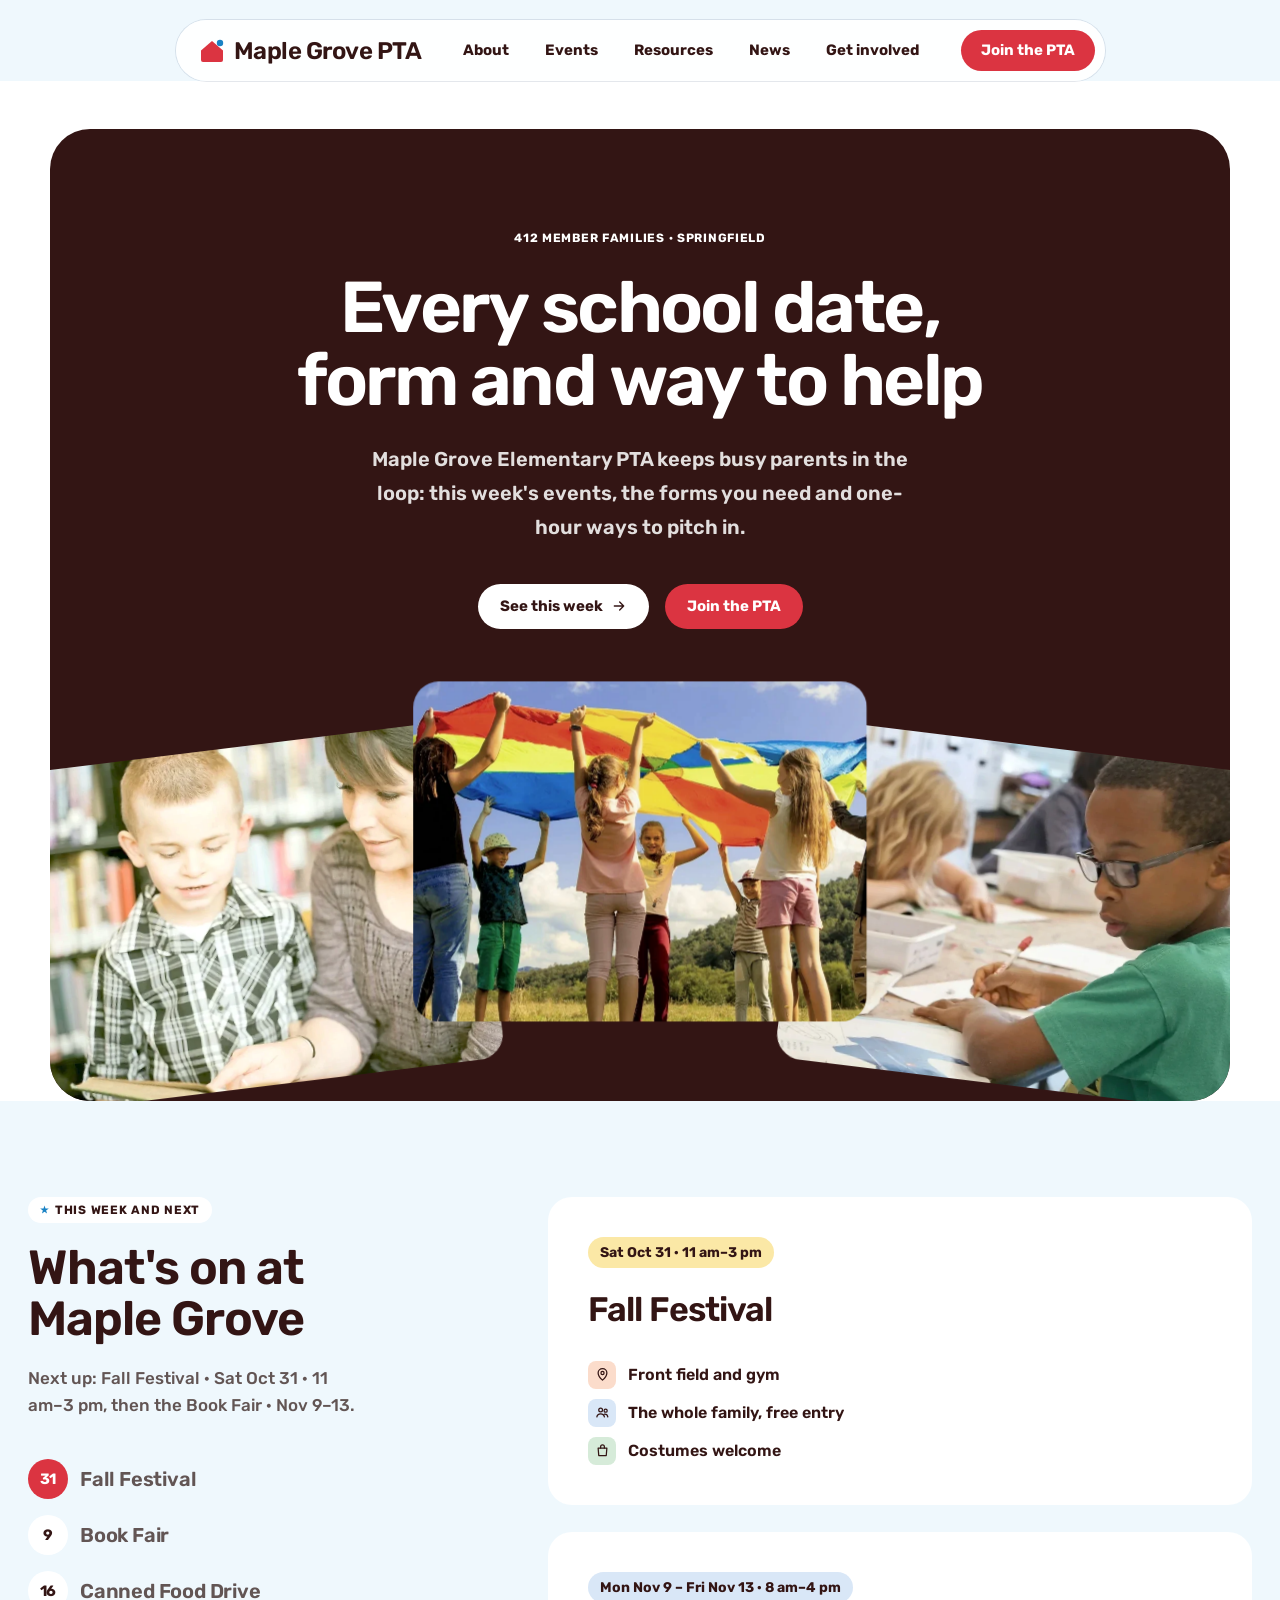
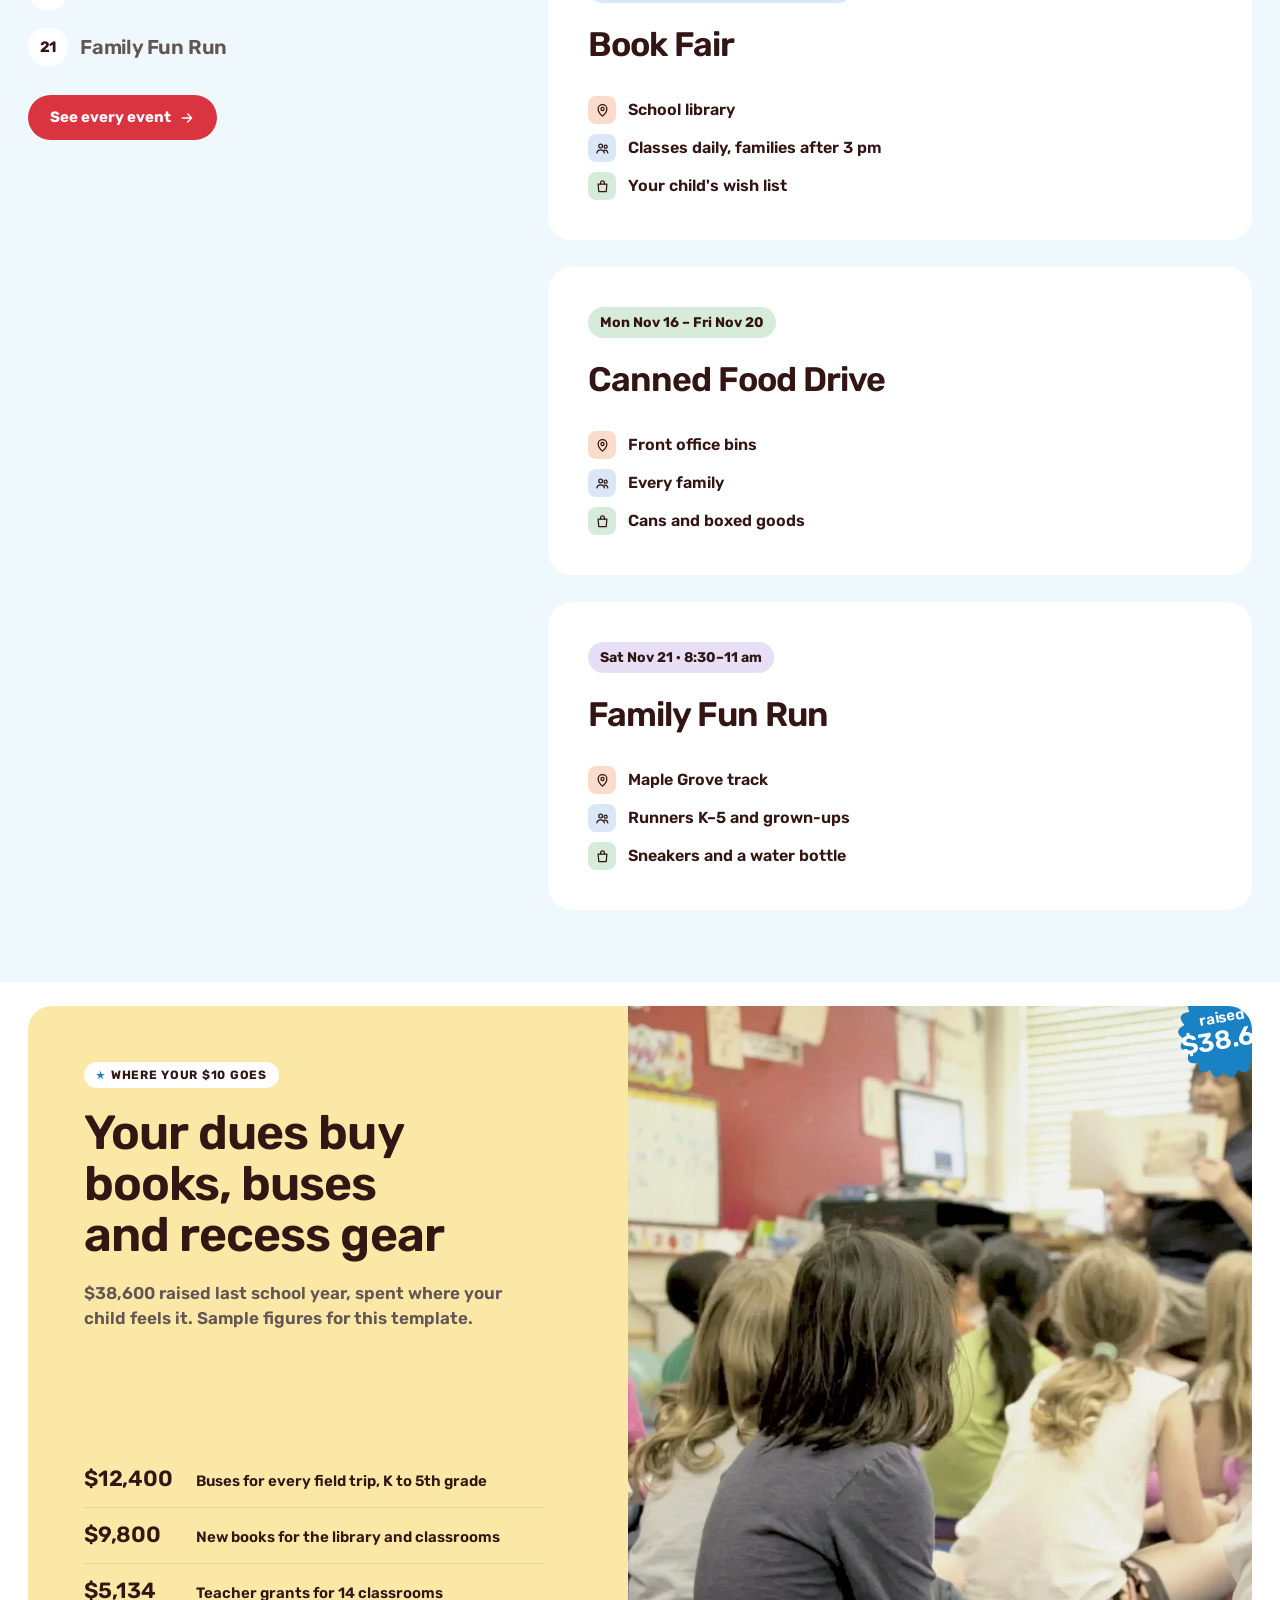
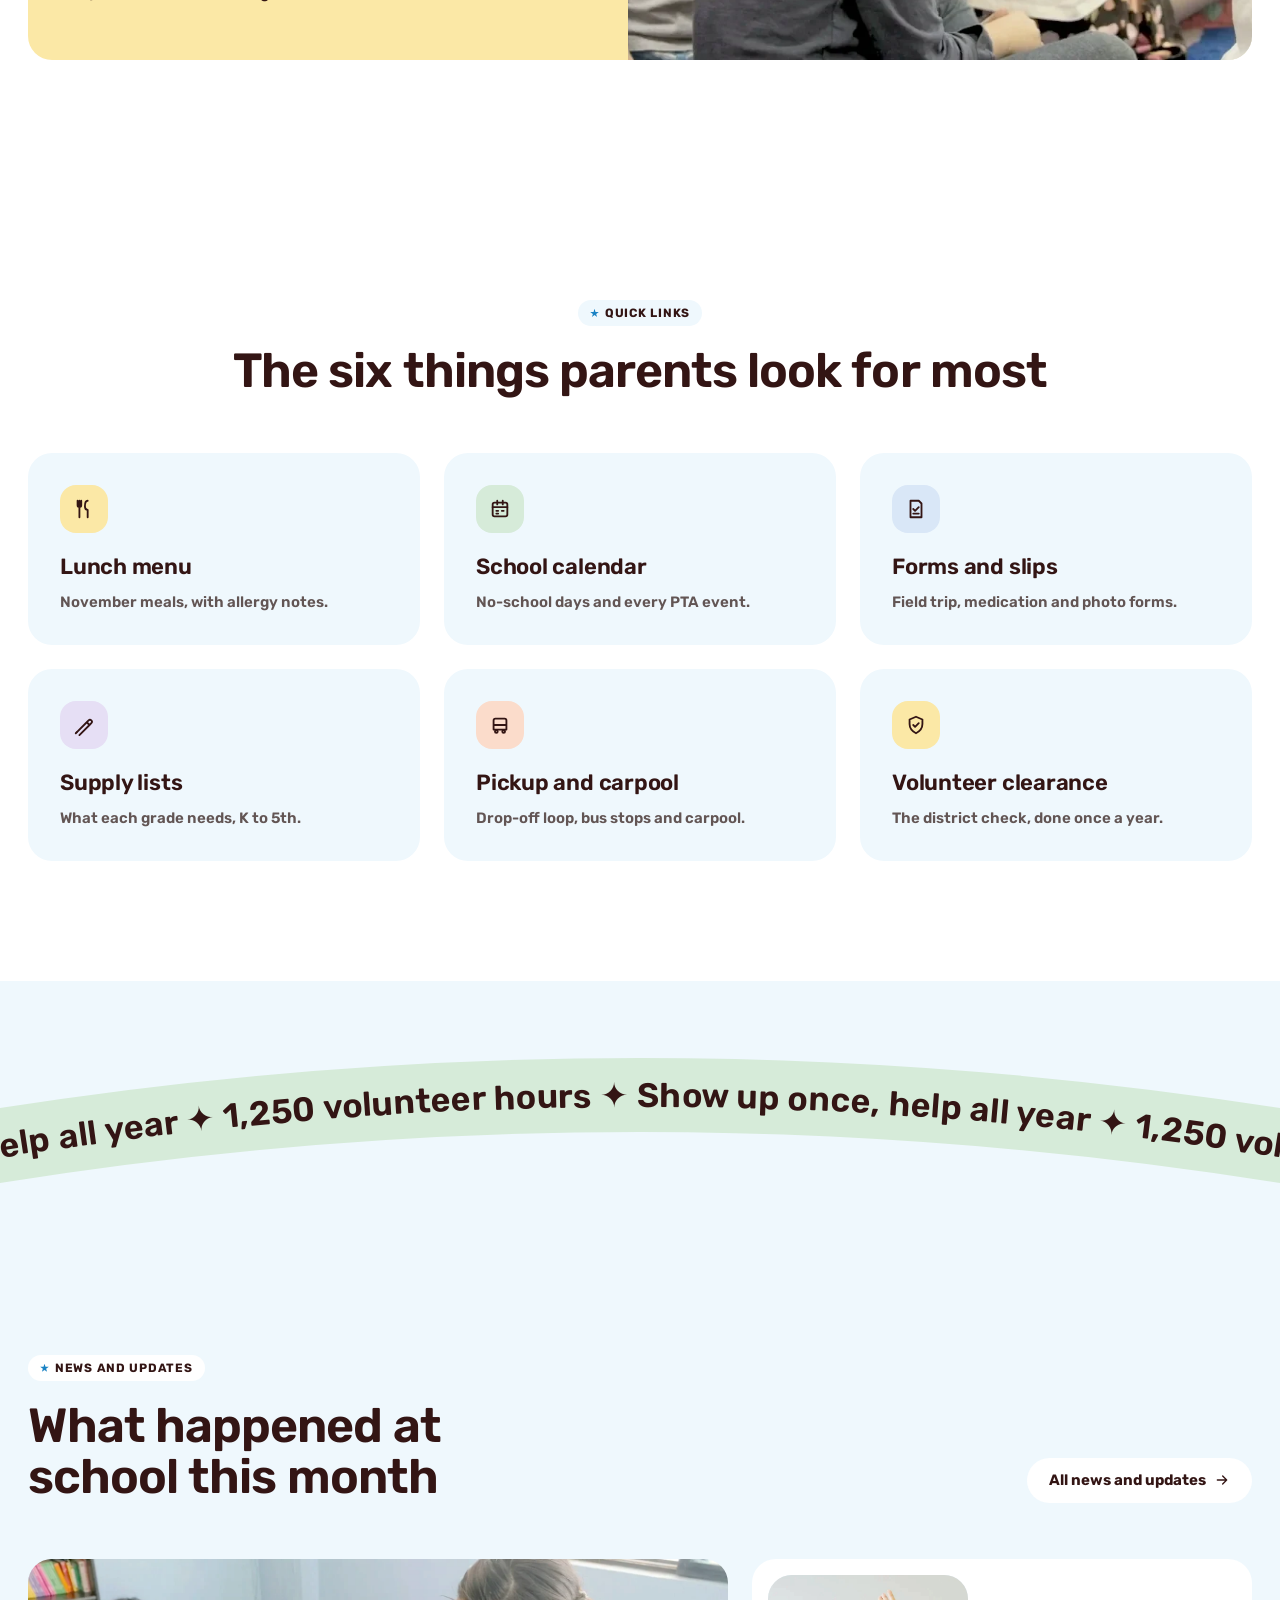
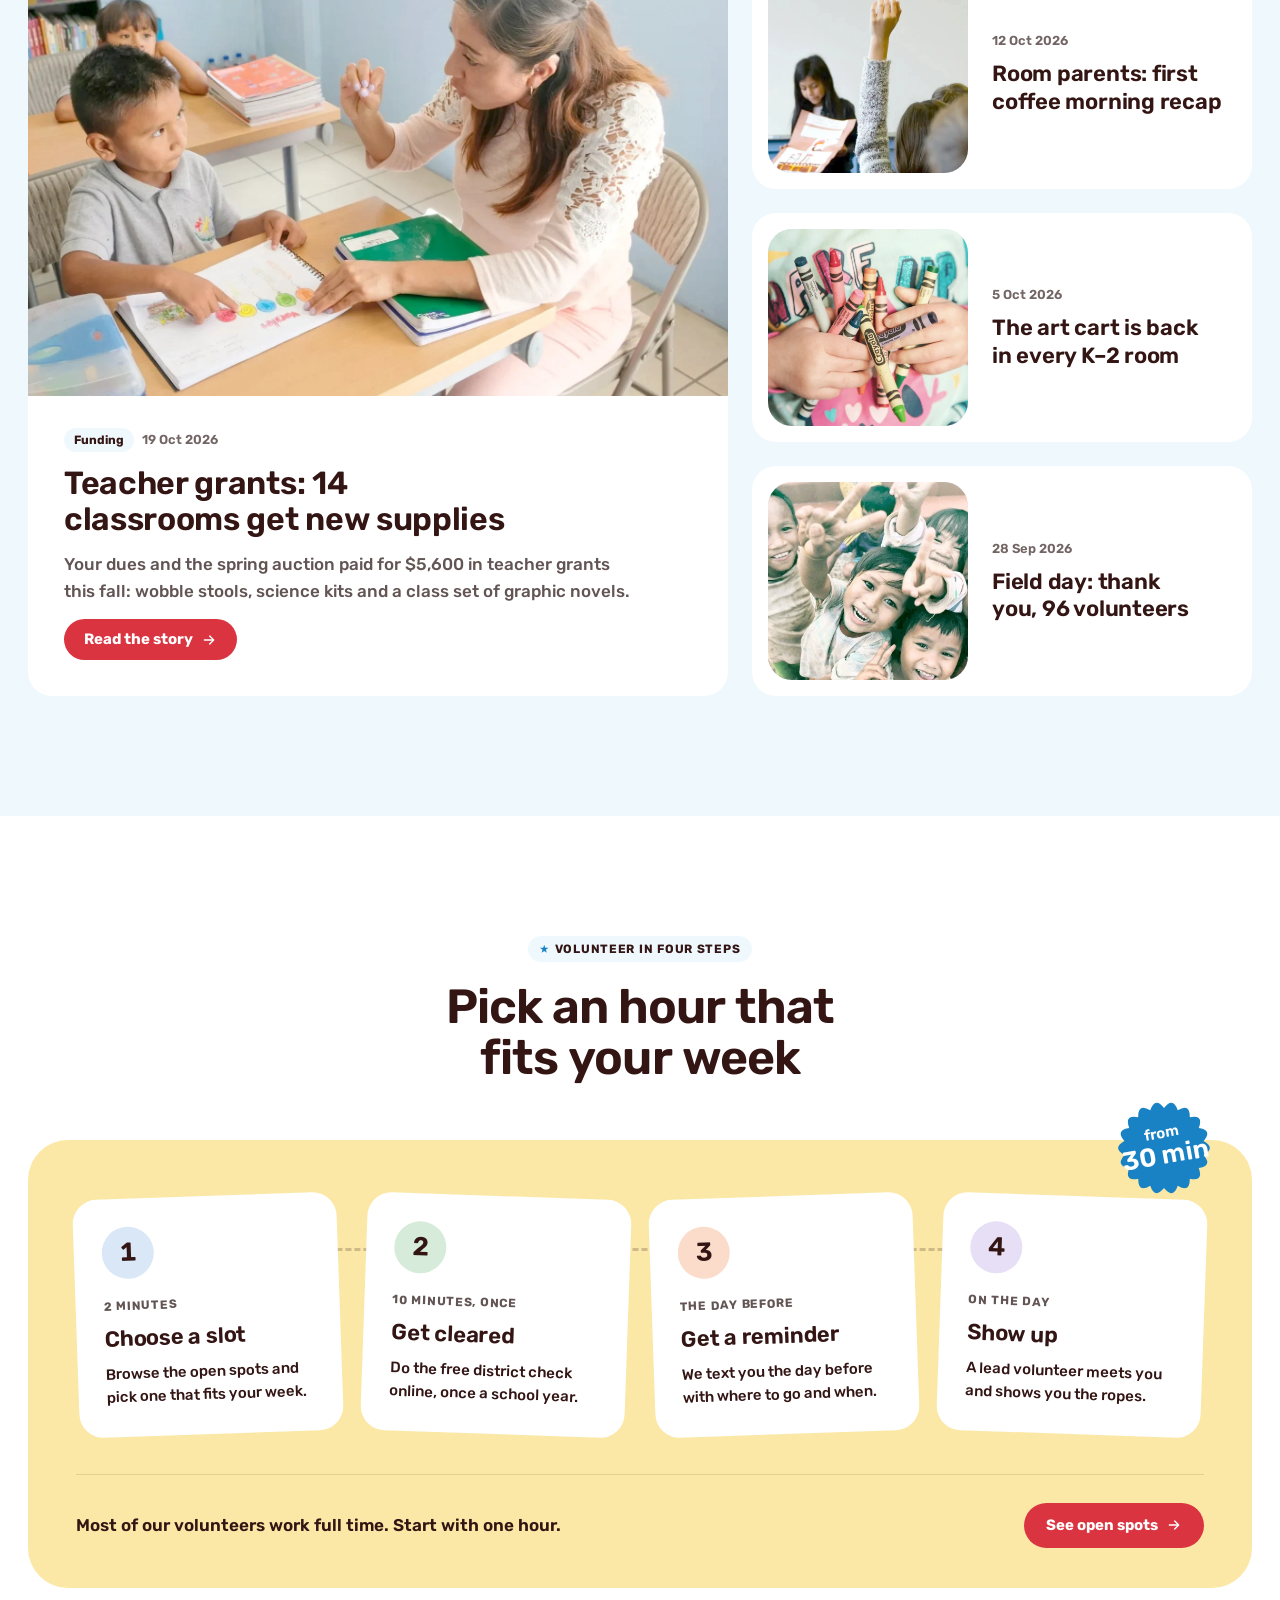
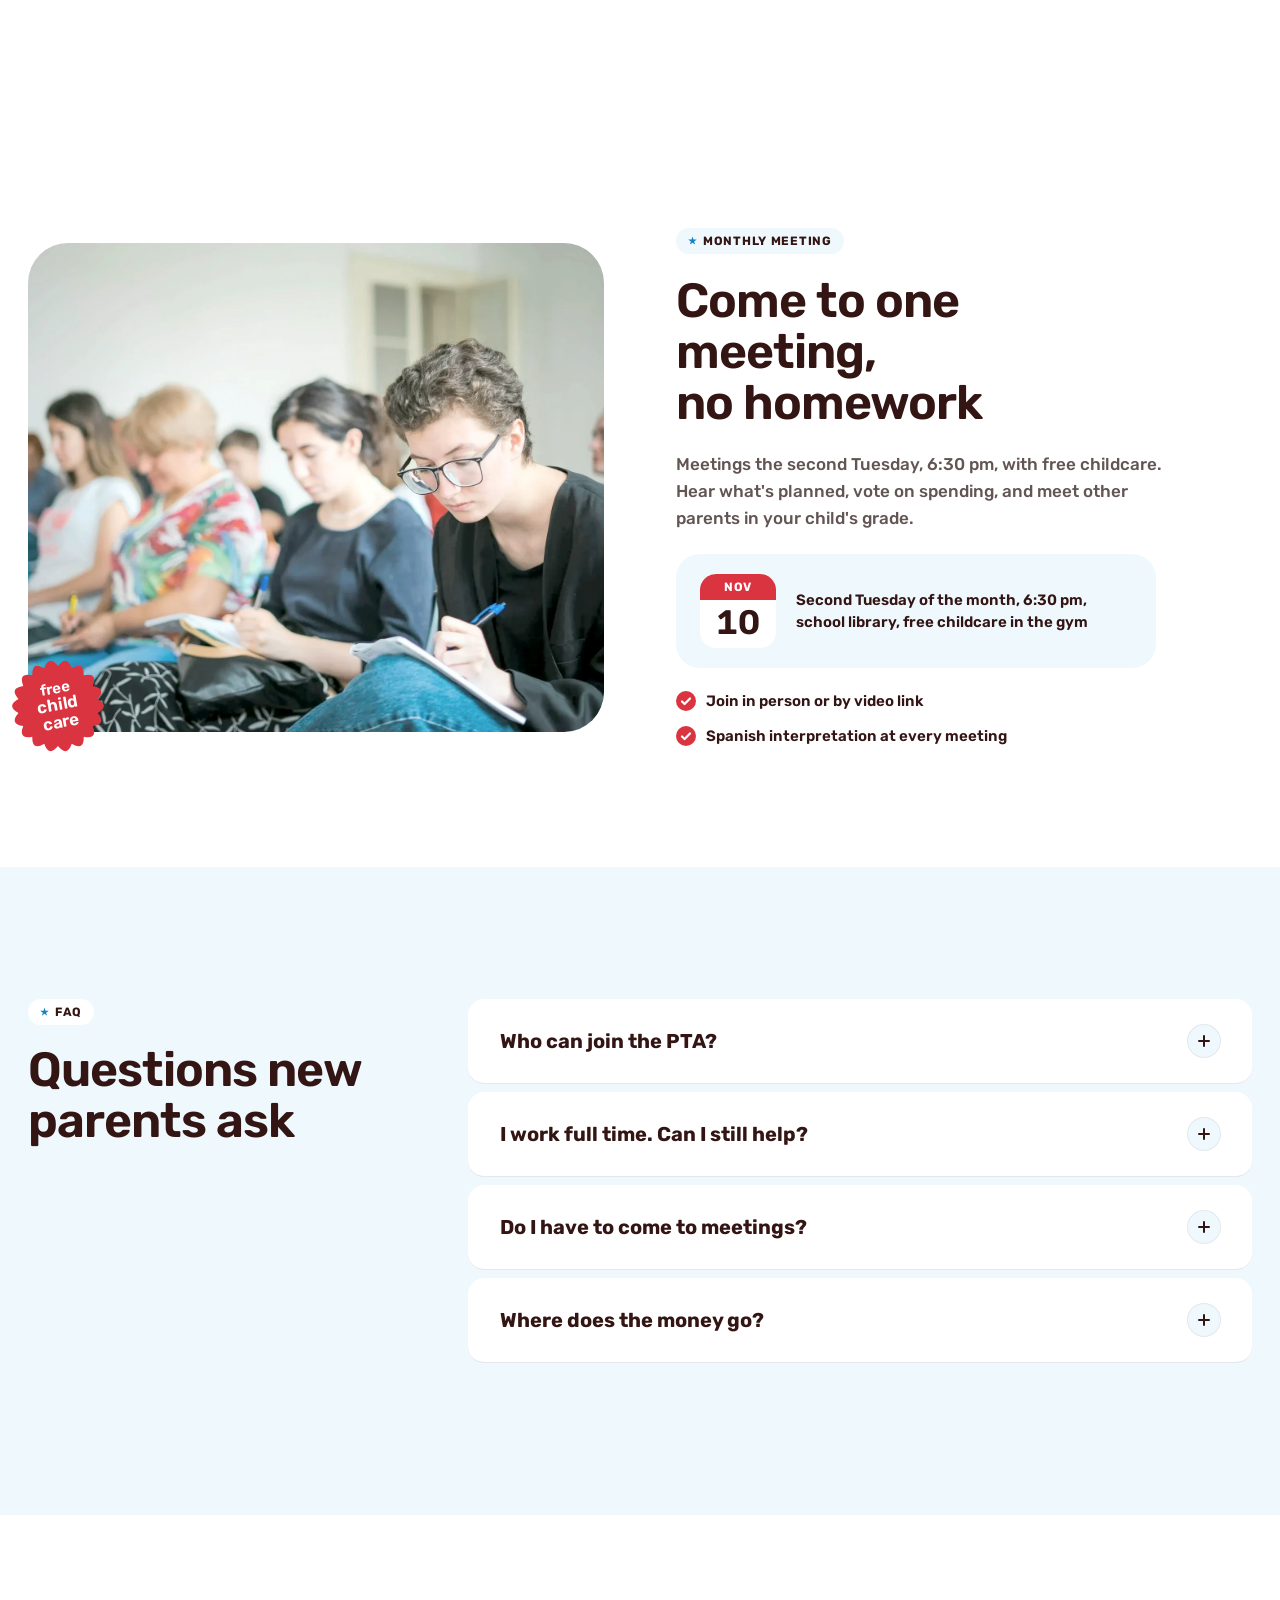
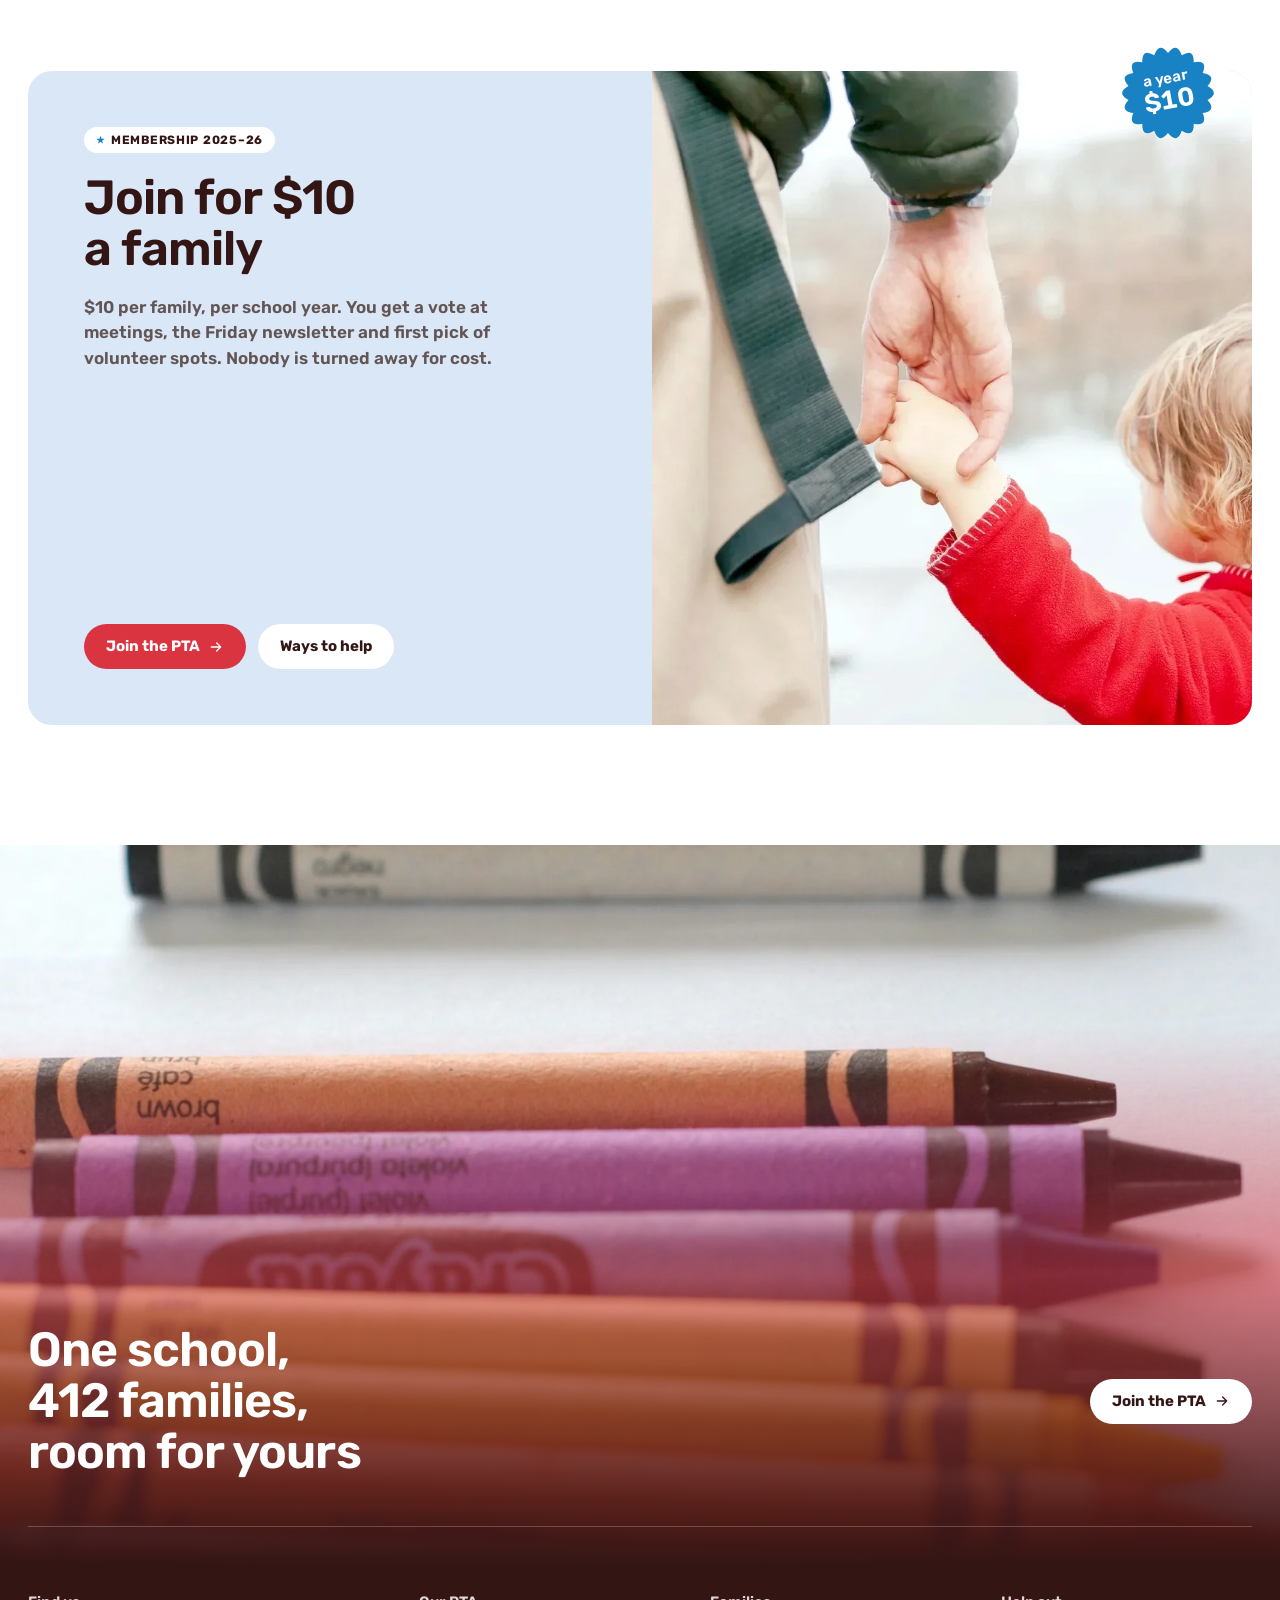
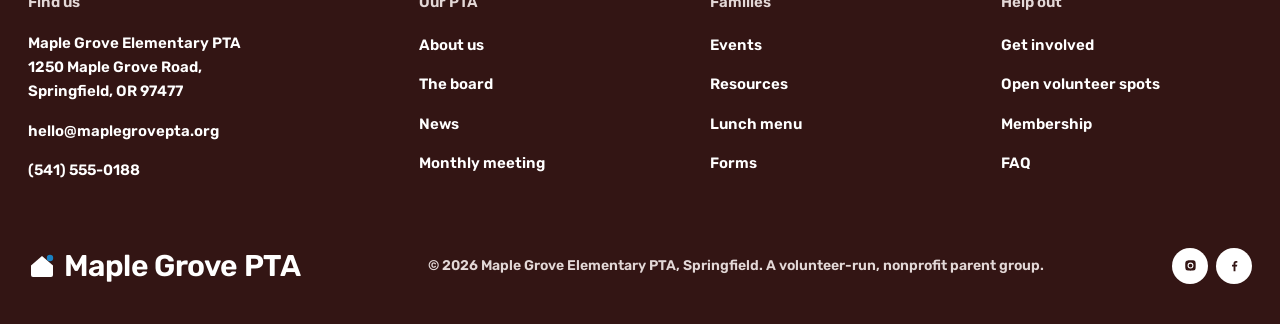
<file: index.html>
<!DOCTYPE html>

<html lang="en">
<head>
<meta content="nubi · checked 2026-10-23 · 12 checks passed · director 86/100 · plan d5873763c240b682" name="grayskills"/>
<meta charset="utf-8"/>
<meta content="width=device-width, initial-scale=1" name="viewport">
<title>Maple Grove Elementary PTA · Events, news and resources</title>
<meta content="Maple Grove Elementary PTA in Springfield: upcoming school events, lunch menus and forms, PTA news, monthly meetings and easy ways for busy parents to help." name="description"/>
<link href="https://bbq97.github.io/maple-grove-elementary-pta/" rel="canonical"/>
<meta content="website" property="og:type">
<meta content="Maple Grove Elementary PTA · Events, news and resources" property="og:title">
<meta content="Maple Grove Elementary PTA in Springfield: upcoming school events, lunch menus and forms, PTA news, monthly meetings and easy ways for busy parents to help." property="og:description"/>
<meta content="https://bbq97.github.io/maple-grove-elementary-pta/images/hero-1-share.jpg" property="og:image"/>
<meta content="summary_large_image" name="twitter:card"/>
<link href="favicon.svg" rel="icon" type="image/svg+xml"/>
<link href="https://fonts.googleapis.com" rel="preconnect"/><link crossorigin="" href="https://fonts.gstatic.com" rel="preconnect"/>
<link href="theme.css" rel="stylesheet"/>
<link href="tokens.css" rel="stylesheet"/>
<link href="palette.css" rel="stylesheet"/>
<link href="type.css" rel="stylesheet"/>
<link href="theme-links.css" rel="stylesheet"/>
<link href="nubi.css" rel="stylesheet"/>
<link href="site.css" rel="stylesheet"/>
<link href="type-fix.css" rel="stylesheet"/>
<link data-shared-hero-css="" href="shared-hero/hero-adapter-nubi.css" rel="stylesheet"/>
<link data-shared-hero-css="" href="shared-hero/kelvo-c.css" rel="stylesheet"/>
<link href="motion/motion.css" rel="stylesheet"/>
<link href="motion/micro.css" rel="stylesheet"/>
<script data-rules="motion/rules.json" src="motion/motion.js"></script>
<script defer="" src="motion/micro.js"></script>
<script type="application/ld+json">{"@context":"https://schema.org","@type":"Organization","name":"Maple Grove Elementary PTA","url":"/","email":"hello@maplegrovepta.org","telephone":"+1-541-555-0188","address":{"@type":"PostalAddress","streetAddress":"1250 Maple Grove Road","addressLocality":"Springfield","addressRegion":"OR","postalCode":"97477","addressCountry":"US"}}</script>
</meta></meta></meta><meta content="https://bbq97.github.io/maple-grove-elementary-pta/" property="og:url"/></head>
<body class="home" data-art-group="sticker-badge">
<a class="sr-only" href="#main">Skip to content</a>
<svg aria-hidden="true" focusable="false" height="0" style="position:absolute" width="0">
<filter height="120%" id="crayon" width="120%" x="-10%" y="-10%">
<feturbulence basefrequency="0.9" numoctaves="2" result="n" seed="7" type="fractalNoise"></feturbulence>
<fedisplacementmap in="SourceGraphic" in2="n" result="d" scale="3.2" xchannelselector="R" ychannelselector="G"></fedisplacementmap>
<fecomponenttransfer in="n" result="g"><fefunca tablevalues="1 1 1 0.55 1 1 0.7 1" type="discrete"></fefunca></fecomponenttransfer>
<fecomposite in="d" in2="g" operator="in"></fecomposite>
</filter>
</svg>
<header class="site-head" data-gs-section="header">
<div class="site-head__bar">
<a aria-label="Maple Grove PTA home" class="logo" href="./">
<svg aria-hidden="true" viewbox="0 0 28 28"><path d="M3 13.5 14 4l11 9.5V23a2 2 0 0 1-2 2H5a2 2 0 0 1-2-2Z" fill="var(--accent)"></path><circle cx="22" cy="6" fill="var(--pop)" r="3.2"></circle></svg>
      Maple Grove PTA
    </a>
<nav aria-label="Main" class="nav-links">
<a href="about">About</a>
<a href="events">Events</a>
<a href="resources">Resources</a>
<a href="news">News</a>
<a href="get-involved">Get involved</a>
</nav>
<a class="btn btn--primary btn--sm" href="./#join">Join the PTA</a>
<button aria-controls="drawer" aria-expanded="false" aria-label="Open menu" class="nav-toggle" type="button">
<svg fill="none" stroke-linecap="round" stroke-width="2.2" viewbox="0 0 24 24"><path d="M4 8h16M4 16h16"></path></svg>
</button>
</div>
<nav aria-label="Mobile" class="drawer" id="drawer">
<a href="about">About</a>
<a href="events">Events</a>
<a href="resources">Resources</a>
<a href="news">News</a>
<a href="get-involved">Get involved</a>
<a class="btn btn--primary" href="./#join">Join the PTA</a>
</nav>
</header>
<main id="main">
<!--shared-hero:start-->
<section aria-labelledby="hero-title" class="sh sh-kelvo-c" data-gs-section="hero" data-hero-family="local" data-hero-group="centred-below/band-fan" data-host-skill="nubi" data-shared-hero="kelvo-c">
<div class="sh-band">
<div class="sh-head">
<p class="sh-eyebrow">412 member families · Springfield</p>
<h1 class="sh-title" id="hero-title">Every school date, form and way to help</h1>
<p class="sh-lead">Maple Grove Elementary PTA keeps busy parents in the loop: this week's events, the forms you need and one-hour ways to pitch in.</p>
<div class="sh-ctas"><a class="btn btn--light" data-sh-cta="photo-primary" href="#this-week">See this week <svg aria-hidden="true" fill="none" stroke="currentColor" stroke-linecap="round" stroke-linejoin="round" stroke-width="2" viewbox="0 0 24 24"><path d="M5 12h14M13 6l6 6-6 6"></path></svg></a><a class="btn btn--primary" data-sh-cta="photo-secondary" href="#join">Join the PTA</a></div>
</div>
<div class="sh-fan">
<img alt="A parent volunteer reading with a boy in the school library" class="sh-ph sh-ph--l" data-mi-tilt="6" height="1100" src="images/hero-2.webp" width="880"/>
<img alt="Children and parents lifting a rainbow parachute together on the school field" class="sh-ph sh-ph--m" fetchpriority="high" height="1100" src="images/hero-1.webp" width="880"/>
<img alt="Children working at classroom tables while a volunteer helps" class="sh-ph sh-ph--r" data-mi-tilt="6" height="1100" src="images/hero-3.webp" width="880"/>
</div>
</div>
</section>
<!--shared-hero:end-->
<section aria-labelledby="week-title" class="pt-week sec sec--paper h-day on-paper" data-gs-section="this-week" id="this-week">
<div class="wrap h-day__grid">
<div class="h-day__side">
<span class="chip">This week and next</span>
<h2 class="t-h2" id="week-title">What's on at Maple Grove</h2>
<p class="pt-week__lead">Next up: Fall Festival · Sat Oct 31 · 11 am–3 pm, then the Book Fair · Nov 9–13.</p>
<ol class="h-day__list" data-gs-collection="events" data-gs-filter="home=true" data-gs-limit="4" data-gs-sort="date">
<template data-gs-item=""><li><a href="events"><span data-gs-field="dnum"></span><em data-gs-field="title"></em></a></li></template><li data-gs-generated="events:fall-festival"><a href="events"><span data-gs-field="dnum">31</span><em data-gs-field="title">Fall Festival</em></a></li><li data-gs-generated="events:book-fair"><a href="events"><span data-gs-field="dnum">9</span><em data-gs-field="title">Book Fair</em></a></li><li data-gs-generated="events:food-drive"><a href="events"><span data-gs-field="dnum">16</span><em data-gs-field="title">Canned Food Drive</em></a></li><li data-gs-generated="events:fun-run"><a href="events"><span data-gs-field="dnum">21</span><em data-gs-field="title">Family Fun Run</em></a></li>
</ol>
<a class="btn btn--primary pt-week__more" href="events">See every event <svg aria-hidden="true" fill="none" stroke="currentColor" stroke-linecap="round" stroke-linejoin="round" stroke-width="2" viewbox="0 0 24 24"><path d="M5 12h14M13 6l6 6-6 6"></path></svg></a>
</div>
<div class="h-day__cards" data-gs-collection="events" data-gs-filter="home=true" data-gs-limit="4" data-gs-sort="date">
<template data-gs-item=""><article class="h-slot">
<div class="h-slot__top">
<span class="tag h-slot__time" data-gs-field="when"></span>
<h3 class="h-slot__title" data-gs-field="title"></h3>
</div>
<ul class="h-slot__list">
<li><span class="icon-well icon-well--peach"><svg aria-hidden="true" viewbox="0 0 24 24"><path d="M12 21s-7-6.2-7-11.5A7 7 0 0 1 19 9.5C19 14.8 12 21 12 21Z"></path><circle cx="12" cy="9.5" r="2.5"></circle></svg></span><span data-gs-field="where"></span></li>
<li><span class="icon-well icon-well--sky"><svg aria-hidden="true" viewbox="0 0 24 24"><circle cx="9" cy="8" r="3"></circle><circle cx="17" cy="9" r="2.5"></circle><path d="M3 19c.5-3.5 3-5 6-5s5.5 1.5 6 5M15 14.5c2.6-.3 5 1.2 5.5 4.5"></path></svg></span><span data-gs-field="who"></span></li>
<li><span class="icon-well icon-well--mint"><svg aria-hidden="true" viewbox="0 0 24 24"><path d="M5 8h14l-1 12H6L5 8Z"></path><path d="M9 8V6a3 3 0 0 1 6 0v2"></path></svg></span><span data-gs-field="bring"></span></li>
</ul>
</article></template><article class="h-slot" data-gs-generated="events:fall-festival">
<div class="h-slot__top">
<span class="tag h-slot__time" data-gs-field="when">Sat Oct 31 · 11 am–3 pm</span>
<h3 class="h-slot__title" data-gs-field="title">Fall Festival</h3>
</div>
<ul class="h-slot__list">
<li><span class="icon-well icon-well--peach"><svg aria-hidden="true" viewbox="0 0 24 24"><path d="M12 21s-7-6.2-7-11.5A7 7 0 0 1 19 9.5C19 14.8 12 21 12 21Z"></path><circle cx="12" cy="9.5" r="2.5"></circle></svg></span><span data-gs-field="where">Front field and gym</span></li>
<li><span class="icon-well icon-well--sky"><svg aria-hidden="true" viewbox="0 0 24 24"><circle cx="9" cy="8" r="3"></circle><circle cx="17" cy="9" r="2.5"></circle><path d="M3 19c.5-3.5 3-5 6-5s5.5 1.5 6 5M15 14.5c2.6-.3 5 1.2 5.5 4.5"></path></svg></span><span data-gs-field="who">The whole family, free entry</span></li>
<li><span class="icon-well icon-well--mint"><svg aria-hidden="true" viewbox="0 0 24 24"><path d="M5 8h14l-1 12H6L5 8Z"></path><path d="M9 8V6a3 3 0 0 1 6 0v2"></path></svg></span><span data-gs-field="bring">Costumes welcome</span></li>
</ul>
</article><article class="h-slot" data-gs-generated="events:book-fair">
<div class="h-slot__top">
<span class="tag h-slot__time" data-gs-field="when">Mon Nov 9 – Fri Nov 13 · 8 am–4 pm</span>
<h3 class="h-slot__title" data-gs-field="title">Book Fair</h3>
</div>
<ul class="h-slot__list">
<li><span class="icon-well icon-well--peach"><svg aria-hidden="true" viewbox="0 0 24 24"><path d="M12 21s-7-6.2-7-11.5A7 7 0 0 1 19 9.5C19 14.8 12 21 12 21Z"></path><circle cx="12" cy="9.5" r="2.5"></circle></svg></span><span data-gs-field="where">School library</span></li>
<li><span class="icon-well icon-well--sky"><svg aria-hidden="true" viewbox="0 0 24 24"><circle cx="9" cy="8" r="3"></circle><circle cx="17" cy="9" r="2.5"></circle><path d="M3 19c.5-3.5 3-5 6-5s5.5 1.5 6 5M15 14.5c2.6-.3 5 1.2 5.5 4.5"></path></svg></span><span data-gs-field="who">Classes daily, families after 3 pm</span></li>
<li><span class="icon-well icon-well--mint"><svg aria-hidden="true" viewbox="0 0 24 24"><path d="M5 8h14l-1 12H6L5 8Z"></path><path d="M9 8V6a3 3 0 0 1 6 0v2"></path></svg></span><span data-gs-field="bring">Your child's wish list</span></li>
</ul>
</article><article class="h-slot" data-gs-generated="events:food-drive">
<div class="h-slot__top">
<span class="tag h-slot__time" data-gs-field="when">Mon Nov 16 – Fri Nov 20</span>
<h3 class="h-slot__title" data-gs-field="title">Canned Food Drive</h3>
</div>
<ul class="h-slot__list">
<li><span class="icon-well icon-well--peach"><svg aria-hidden="true" viewbox="0 0 24 24"><path d="M12 21s-7-6.2-7-11.5A7 7 0 0 1 19 9.5C19 14.8 12 21 12 21Z"></path><circle cx="12" cy="9.5" r="2.5"></circle></svg></span><span data-gs-field="where">Front office bins</span></li>
<li><span class="icon-well icon-well--sky"><svg aria-hidden="true" viewbox="0 0 24 24"><circle cx="9" cy="8" r="3"></circle><circle cx="17" cy="9" r="2.5"></circle><path d="M3 19c.5-3.5 3-5 6-5s5.5 1.5 6 5M15 14.5c2.6-.3 5 1.2 5.5 4.5"></path></svg></span><span data-gs-field="who">Every family</span></li>
<li><span class="icon-well icon-well--mint"><svg aria-hidden="true" viewbox="0 0 24 24"><path d="M5 8h14l-1 12H6L5 8Z"></path><path d="M9 8V6a3 3 0 0 1 6 0v2"></path></svg></span><span data-gs-field="bring">Cans and boxed goods</span></li>
</ul>
</article><article class="h-slot" data-gs-generated="events:fun-run">
<div class="h-slot__top">
<span class="tag h-slot__time" data-gs-field="when">Sat Nov 21 · 8:30–11 am</span>
<h3 class="h-slot__title" data-gs-field="title">Family Fun Run</h3>
</div>
<ul class="h-slot__list">
<li><span class="icon-well icon-well--peach"><svg aria-hidden="true" viewbox="0 0 24 24"><path d="M12 21s-7-6.2-7-11.5A7 7 0 0 1 19 9.5C19 14.8 12 21 12 21Z"></path><circle cx="12" cy="9.5" r="2.5"></circle></svg></span><span data-gs-field="where">Maple Grove track</span></li>
<li><span class="icon-well icon-well--sky"><svg aria-hidden="true" viewbox="0 0 24 24"><circle cx="9" cy="8" r="3"></circle><circle cx="17" cy="9" r="2.5"></circle><path d="M3 19c.5-3.5 3-5 6-5s5.5 1.5 6 5M15 14.5c2.6-.3 5 1.2 5.5 4.5"></path></svg></span><span data-gs-field="who">Runners K–5 and grown-ups</span></li>
<li><span class="icon-well icon-well--mint"><svg aria-hidden="true" viewbox="0 0 24 24"><path d="M5 8h14l-1 12H6L5 8Z"></path><path d="M9 8V6a3 3 0 0 1 6 0v2"></path></svg></span><span data-gs-field="bring">Sneakers and a water bottle</span></li>
</ul>
</article>
</div>
</div>
</section>
<section aria-labelledby="funds-title" class="pt-funds sec sec--white" data-gs-section="funds">
<div class="wrap">
<div class="h-split h-split--butter h-split--rev">
<div class="h-split__body">
<div class="h-split__top">
<span class="chip chip--white">Where your $10 goes</span>
<h2 class="t-h2" id="funds-title">Your dues buy books, buses and recess gear</h2>
<p class="lead">$38,600 raised last school year, spent where your child feels it. Sample figures for this template.</p>
</div>
<ul class="pt-funds__list" data-mi="sequence" data-mi-gap="380">
<li data-mi-step=""><b data-mi-count="">$12,400</b><span>Buses for every field trip, K to 5th grade</span></li>
<li data-mi-step=""><b data-mi-count="">$9,800</b><span>New books for the library and classrooms</span></li>
<li data-mi-step=""><b data-mi-count="">$5,600</b><span>Teacher grants for 14 classrooms</span></li>
</ul>
</div>
<div class="photo h-split__photo pt-funds__photo">
<img alt="Children sitting on the classroom carpet listening to a story" height="1171" loading="lazy" src="images/funds.webp" width="936"/>
<span aria-hidden="true" class="pt-badge" data-m-float=""><svg viewbox="0 0 120 120"><path d="M103.0 60.0 Q115.1 69.7 100.4 74.7 Q108.5 88.0 92.9 87.6 Q96.0 102.9 81.5 97.2 Q79.2 112.6 67.5 102.3 Q60.0 116.0 52.5 102.3 Q40.8 112.6 38.5 97.2 Q24.0 102.9 27.1 87.6 Q11.5 88.0 19.6 74.7 Q4.9 69.7 17.0 60.0 Q4.9 50.3 19.6 45.3 Q11.5 32.0 27.1 32.4 Q24.0 17.1 38.5 22.8 Q40.8 7.4 52.5 17.7 Q60.0 4.0 67.5 17.7 Q79.2 7.4 81.5 22.8 Q96.0 17.1 92.9 32.4 Q108.5 32.0 100.4 45.3 Q115.1 50.3 103.0 60.0Z"></path></svg><span class="pt-badge__t">raised<b>$38.6k</b></span></span>
</div>
</div>
</div>
</section>
<section aria-labelledby="quick-title" class="pt-quick sec sec--white" data-gs-section="quick-links" id="quick-links">
<div class="wrap">
<div class="sec-head center">
<span class="chip">Quick links</span>
<h2 class="t-h2" id="quick-title">The six things parents look for most</h2>
</div>
<ul class="v-fc pt-fc" data-gs-collection="links" data-gs-limit="6">
<template data-gs-item=""><li><span class="icon-well"><img alt="" data-gs-field="icon" height="22" src="images/icons/forms.svg" width="22"/></span><h3 class="t-h4"><a class="pt-fc__a" data-gs-field="href" href="#"><span data-gs-field="title">Link</span></a></h3><p class="t-small" data-gs-field="line"></p></li></template><li data-gs-generated="links:lunch-menu"><span class="icon-well"><img alt="Lunch menu" data-gs-field="icon" decoding="async" height="22" loading="lazy" src="images/icons/lunch.svg" width="22"/></span><h3 class="t-h4"><a class="pt-fc__a" data-gs-field="href" href="files/lunch-menu-november.pdf"><span data-gs-field="title">Lunch menu</span></a></h3><p class="t-small" data-gs-field="line">November meals, with allergy notes.</p></li><li data-gs-generated="links:calendar"><span class="icon-well"><img alt="School calendar" data-gs-field="icon" decoding="async" height="22" loading="lazy" src="images/icons/calendar.svg" width="22"/></span><h3 class="t-h4"><a class="pt-fc__a" data-gs-field="href" href="events"><span data-gs-field="title">School calendar</span></a></h3><p class="t-small" data-gs-field="line">No-school days and every PTA event.</p></li><li data-gs-generated="links:forms"><span class="icon-well"><img alt="Forms and slips" data-gs-field="icon" decoding="async" height="22" loading="lazy" src="images/icons/forms.svg" width="22"/></span><h3 class="t-h4"><a class="pt-fc__a" data-gs-field="href" href="resources#documents"><span data-gs-field="title">Forms and slips</span></a></h3><p class="t-small" data-gs-field="line">Field trip, medication and photo forms.</p></li><li data-gs-generated="links:supplies"><span class="icon-well"><img alt="Supply lists" data-gs-field="icon" decoding="async" height="22" loading="lazy" src="images/icons/supplies.svg" width="22"/></span><h3 class="t-h4"><a class="pt-fc__a" data-gs-field="href" href="files/supply-list-2026-27.pdf"><span data-gs-field="title">Supply lists</span></a></h3><p class="t-small" data-gs-field="line">What each grade needs, K to 5th.</p></li><li data-gs-generated="links:carpool"><span class="icon-well"><img alt="Pickup and carpool" data-gs-field="icon" decoding="async" height="22" loading="lazy" src="images/icons/pickup.svg" width="22"/></span><h3 class="t-h4"><a class="pt-fc__a" data-gs-field="href" href="files/pickup-and-carpool.pdf"><span data-gs-field="title">Pickup and carpool</span></a></h3><p class="t-small" data-gs-field="line">Drop-off loop, bus stops and carpool.</p></li><li data-gs-generated="links:volunteer-clearance"><span class="icon-well"><img alt="Volunteer clearance" data-gs-field="icon" decoding="async" height="22" loading="lazy" src="images/icons/clearance.svg" width="22"/></span><h3 class="t-h4"><a class="pt-fc__a" data-gs-field="href" href="get-involved#roles"><span data-gs-field="title">Volunteer clearance</span></a></h3><p class="t-small" data-gs-field="line">The district check, done once a year.</p></li>
</ul>
</div>
</section>
<section class="h-arcwrap on-paper" data-gs-section="arc">
<div class="arc"><svg aria-label="Show up once, help all year: 1,250 volunteer hours last school year." role="img" viewbox="0 0 1720 230"><path class="arc__band" d="M-40 190 Q860 -10 1760 190" id="arcp"></path><text class="arc__text" dy="12"><textpath href="#arcp">Show up once, help all year ✦ 1,250 volunteer hours ✦ Show up once, help all year ✦ 1,250 volunteer hours ✦ Show up once, help all year ✦ </textpath></text></svg></div>
</section>
<section aria-labelledby="news-title" class="pt-news pt-sec pt-sec--paper" data-gs-section="news" data-review="news">
<div class="wrap">
<div class="pt-news__head">
<div class="pt-head">
<span class="chip chip--white">News and updates</span>
<h2 class="t-h2" id="news-title">What happened at school this month</h2>
</div>
<a class="btn btn--light" href="news">All news and updates <svg aria-hidden="true" fill="none" stroke="currentColor" stroke-linecap="round" stroke-linejoin="round" stroke-width="2" viewbox="0 0 24 24"><path d="M5 12h14M13 6l6 6-6 6"></path></svg></a>
</div>
<div class="pt-news__grid">
<div data-gs-collection="posts" data-gs-filter="featured=true" data-gs-limit="1">
<template data-gs-item=""><article class="pt-news__lead">
<div class="pt-news__img"><img alt="" data-gs-field="image" height="1000" loading="lazy" src="" width="1600"/></div>
<div class="pt-news__lead-body">
<div class="pt-meta"><span class="tag" data-gs-field="category"></span><time data-gs-field="date"></time></div>
<h3 class="t-h3" data-gs-field="title"></h3>
<p data-gs-field="excerpt"></p>
<a aria-label="Read the full story" class="btn btn--primary btn--sm" data-gs-link="" href="#">Read the story <svg aria-hidden="true" fill="none" stroke="currentColor" stroke-linecap="round" stroke-linejoin="round" stroke-width="2" viewbox="0 0 24 24"><path d="M5 12h14M13 6l6 6-6 6"></path></svg></a>
</div>
</article></template><article class="pt-news__lead" data-gs-generated="posts:teacher-grants-2026">
<div class="pt-news__img"><img alt="A teacher sitting beside a boy as he works at his desk" data-gs-field="image" height="1000" loading="lazy" src="images/news-lead.webp" width="1600"/></div>
<div class="pt-news__lead-body">
<div class="pt-meta"><span class="tag" data-gs-field="category">Funding</span><time data-gs-field="date" datetime="2026-10-19">19 Oct 2026</time></div>
<h3 class="t-h3" data-gs-field="title">Teacher grants: 14 classrooms get new supplies</h3>
<p data-gs-field="excerpt">Your dues and the spring auction paid for $5,600 in teacher grants this fall: wobble stools, science kits and a class set of graphic novels.</p>
<a aria-label="Read the full story" class="btn btn--primary btn--sm" data-gs-link="" href="news/teacher-grants-2026">Read the story <svg aria-hidden="true" fill="none" stroke="currentColor" stroke-linecap="round" stroke-linejoin="round" stroke-width="2" viewbox="0 0 24 24"><path d="M5 12h14M13 6l6 6-6 6"></path></svg></a>
</div>
</article>
</div>
<div class="pt-news__side pt-news__side--fill" data-gs-collection="posts" data-gs-filter="featured=false" data-gs-limit="3">
<template data-gs-item=""><a class="pt-story" data-gs-link="" href="#">
<div class="pt-story__img"><img alt="" data-gs-field="image" height="375" loading="lazy" src="" width="600"/></div>
<div class="pt-story__body"><div class="pt-meta"><time data-gs-field="date"></time></div><h3 data-gs-field="title"></h3></div>
</a></template><a class="pt-story" data-gs-generated="posts:coffee-morning-recap" data-gs-link="" href="#">
<div class="pt-story__img"><img alt="A girl raising her hand in a busy classroom" data-gs-field="image" height="375" loading="lazy" src="images/story-1.webp" width="600"/></div>
<div class="pt-story__body"><div class="pt-meta"><time data-gs-field="date" datetime="2026-10-12">12 Oct 2026</time></div><h3 data-gs-field="title">Room parents: first coffee morning recap</h3></div>
</a><a class="pt-story" data-gs-generated="posts:art-cart-is-back" data-gs-link="" href="#">
<div class="pt-story__img"><img alt="A child holding a big handful of crayons" data-gs-field="image" height="375" loading="lazy" src="images/story-2.webp" width="600"/></div>
<div class="pt-story__body"><div class="pt-meta"><time data-gs-field="date" datetime="2026-10-05">5 Oct 2026</time></div><h3 data-gs-field="title">The art cart is back in every K–2 room</h3></div>
</a><a class="pt-story" data-gs-generated="posts:field-day-thank-you" data-gs-link="" href="#">
<div class="pt-story__img"><img alt="A group of children smiling and making peace signs at the camera" data-gs-field="image" height="375" loading="lazy" src="images/story-3.webp" width="600"/></div>
<div class="pt-story__body"><div class="pt-meta"><time data-gs-field="date" datetime="2026-09-28">28 Sep 2026</time></div><h3 data-gs-field="title">Field day: thank you, 96 volunteers</h3></div>
</a>
</div>
</div>
</div>
</section>
<section aria-labelledby="steps-title" class="pt-steps pt-sec pt-sec--white" data-gs-section="volunteer-steps" data-review="volunteer-steps">
<div class="wrap">
<div class="pt-head center">
<span class="chip">Volunteer in four steps</span>
<h2 class="t-h2" id="steps-title">Pick an hour that fits your week</h2>
</div>
<div class="pt-steps__band pt-steps__band--cards">
<ol class="pt-steps__cards">
<li class="pt-scard"><span aria-hidden="true" class="pt-scard__n">1</span><span class="t-label">2 minutes</span><h3 class="t-h4">Choose a slot</h3><p>Browse the open spots and pick one that fits your week.</p></li>
<li class="pt-scard"><span aria-hidden="true" class="pt-scard__n">2</span><span class="t-label">10 minutes, once</span><h3 class="t-h4">Get cleared</h3><p>Do the free district check online, once a school year.</p></li>
<li class="pt-scard"><span aria-hidden="true" class="pt-scard__n">3</span><span class="t-label">The day before</span><h3 class="t-h4">Get a reminder</h3><p>We text you the day before with where to go and when.</p></li>
<li class="pt-scard"><span aria-hidden="true" class="pt-scard__n">4</span><span class="t-label">On the day</span><h3 class="t-h4">Show up</h3><p>A lead volunteer meets you and shows you the ropes.</p></li>
</ol>
<div class="pt-steps__foot"><p>Most of our volunteers work full time. Start with one hour.</p><a class="btn btn--primary" href="get-involved#roles">See open spots <svg aria-hidden="true" fill="none" stroke="currentColor" stroke-linecap="round" stroke-linejoin="round" stroke-width="2" viewbox="0 0 24 24"><path d="M5 12h14M13 6l6 6-6 6"></path></svg></a></div>
<span aria-hidden="true" class="pt-badge" data-m-float=""><svg viewbox="0 0 120 120"><path d="M103.0 60.0 Q115.1 69.7 100.4 74.7 Q108.5 88.0 92.9 87.6 Q96.0 102.9 81.5 97.2 Q79.2 112.6 67.5 102.3 Q60.0 116.0 52.5 102.3 Q40.8 112.6 38.5 97.2 Q24.0 102.9 27.1 87.6 Q11.5 88.0 19.6 74.7 Q4.9 69.7 17.0 60.0 Q4.9 50.3 19.6 45.3 Q11.5 32.0 27.1 32.4 Q24.0 17.1 38.5 22.8 Q40.8 7.4 52.5 17.7 Q60.0 4.0 67.5 17.7 Q79.2 7.4 81.5 22.8 Q96.0 17.1 92.9 32.4 Q108.5 32.0 100.4 45.3 Q115.1 50.3 103.0 60.0Z"></path></svg><span class="pt-badge__t">from<b>30 min</b></span></span>
</div>
</div>
</section>
<section aria-labelledby="meet-title" class="pt-meet pt-sec pt-sec--white" data-gs-section="meeting" data-review="meeting" id="meeting">
<div class="wrap pt-meet__grid">
<div class="pt-meet__photo">
<img alt="Parents sitting together taking notes at a meeting" height="1200" loading="lazy" src="images/meet.webp" width="1600"/>
<span aria-hidden="true" class="pt-badge pt-badge--brand pt-badge--long" data-m-float=""><svg viewbox="0 0 120 120"><path d="M103.0 60.0 Q115.1 69.7 100.4 74.7 Q108.5 88.0 92.9 87.6 Q96.0 102.9 81.5 97.2 Q79.2 112.6 67.5 102.3 Q60.0 116.0 52.5 102.3 Q40.8 112.6 38.5 97.2 Q24.0 102.9 27.1 87.6 Q11.5 88.0 19.6 74.7 Q4.9 69.7 17.0 60.0 Q4.9 50.3 19.6 45.3 Q11.5 32.0 27.1 32.4 Q24.0 17.1 38.5 22.8 Q40.8 7.4 52.5 17.7 Q60.0 4.0 67.5 17.7 Q79.2 7.4 81.5 22.8 Q96.0 17.1 92.9 32.4 Q108.5 32.0 100.4 45.3 Q115.1 50.3 103.0 60.0Z"></path></svg><span class="pt-badge__t">free<b>child care</b></span></span>
</div>
<div class="pt-meet__body">
<span class="chip">Monthly meeting</span>
<h2 class="t-h2" id="meet-title">Come to one meeting, no homework</h2>
<p>Meetings the second Tuesday, 6:30 pm, with free childcare. Hear what's planned, vote on spending, and meet other parents in your child's grade.</p>
<div class="pt-date">
<div aria-hidden="true" class="pt-date__cal"><span>Nov</span><b>10</b></div>
<p>Second Tuesday of the month, 6:30 pm, school library, free childcare in the gym</p>
</div>
<ul class="ticks" data-mi="sequence" data-mi-gap="420">
<li data-mi-step="">Join in person or by video link</li>
<li data-mi-step="">Spanish interpretation at every meeting</li>
</ul>
</div>
</div>
</section>
<section aria-labelledby="faq-title" class="h-faq sec sec--paper on-paper" data-gs-section="faq" id="faq">
<div class="wrap h-faq__grid">
<div class="h-faq__side">
<span class="chip">FAQ</span>
<h2 class="t-h2" id="faq-title">Questions new parents ask</h2>
</div>
<div class="faq" data-gs-collection="faqs" data-gs-filter="home=true">
<template data-gs-item=""><details><summary><span data-gs-field="q"></span><i aria-hidden="true"></i></summary><p data-gs-field="a"></p></details></template><details data-gs-generated="faqs:who-can-join"><summary><span data-gs-field="q">Who can join the PTA?</span><i aria-hidden="true"></i></summary><p data-gs-field="a">Any parent, guardian, grandparent, teacher or staff member at Maple Grove. Dues are $10 per family, per school year, and nobody is turned away for cost.</p></details><details data-gs-generated="faqs:time"><summary><span data-gs-field="q">I work full time. Can I still help?</span><i aria-hidden="true"></i></summary><p data-gs-field="a">Yes. Most of our slots are one hour, and many happen on weekends, in the evening or from home. Pick what fits; there is no minimum.</p></details><details data-gs-generated="faqs:meetings"><summary><span data-gs-field="q">Do I have to come to meetings?</span><i aria-hidden="true"></i></summary><p data-gs-field="a">No, but you are welcome. Meetings are the second Tuesday at 6:30 pm in the library, with free childcare in the gym and a video link.</p></details><details data-gs-generated="faqs:money"><summary><span data-gs-field="q">Where does the money go?</span><i aria-hidden="true"></i></summary><p data-gs-field="a">Teacher grants, library books, field trip buses, recess gear and family events. The treasurer shares the full budget at every meeting.</p></details>
</div>
</div>
</section>
<section aria-labelledby="join-title" class="pt-join sec sec--white h-enroll" data-gs-section="join" id="join">
<div class="wrap">
<div class="h-split h-split--sky h-split--rev">
<div class="h-split__body">
<div class="h-split__top">
<span class="chip chip--white"><span data-mi="flip" data-mi-after="900" data-mi-from="Membership 2025–26">Membership 2026–27</span></span>
<h2 class="t-h2" id="join-title">Join for $10 a family</h2>
<p class="lead">$10 per family, per school year. You get a vote at meetings, the Friday newsletter and first pick of volunteer spots. Nobody is turned away for cost.</p>
</div>
<div class="btn-row">
<a class="btn btn--primary" href="mailto:hello@maplegrovepta.org?subject=Join%20the%20PTA">Join the PTA <svg aria-hidden="true" fill="none" stroke="currentColor" stroke-linecap="round" stroke-linejoin="round" stroke-width="2" viewbox="0 0 24 24"><path d="M5 12h14M13 6l6 6-6 6"></path></svg></a>
<a class="btn btn--light" href="get-involved">Ways to help</a>
</div>
</div>
<div class="photo h-split__photo pt-join__photo">
<img alt="A parent holding a small child's hand on the walk to school" height="1250" loading="lazy" src="images/join.webp" width="1000"/>
<span aria-hidden="true" class="pt-badge" data-m-float=""><svg viewbox="0 0 120 120"><path d="M103.0 60.0 Q115.1 69.7 100.4 74.7 Q108.5 88.0 92.9 87.6 Q96.0 102.9 81.5 97.2 Q79.2 112.6 67.5 102.3 Q60.0 116.0 52.5 102.3 Q40.8 112.6 38.5 97.2 Q24.0 102.9 27.1 87.6 Q11.5 88.0 19.6 74.7 Q4.9 69.7 17.0 60.0 Q4.9 50.3 19.6 45.3 Q11.5 32.0 27.1 32.4 Q24.0 17.1 38.5 22.8 Q40.8 7.4 52.5 17.7 Q60.0 4.0 67.5 17.7 Q79.2 7.4 81.5 22.8 Q96.0 17.1 92.9 32.4 Q108.5 32.0 100.4 45.3 Q115.1 50.3 103.0 60.0Z"></path></svg><span class="pt-badge__t">a year<b>$10</b></span></span>
</div>
</div>
</div>
</section>
</main>
<footer class="foot" data-gs-section="footer">
<div class="foot__photo site-footer__photo"><img alt="A row of bright crayons on a white table" height="1080" loading="lazy" src="images/footer.webp" width="2880"/></div>
<div class="foot__inner wrap">
<div class="foot__cta">
<h2 class="t-h2">One school, 412 families, room for yours</h2>
<a class="btn btn--light" href="./#join">Join the PTA <svg aria-hidden="true" fill="none" stroke="currentColor" stroke-linecap="round" stroke-linejoin="round" stroke-width="2" viewbox="0 0 24 24"><path d="M5 12h14M13 6l6 6-6 6"></path></svg></a>
</div>
<div class="foot__cols">
<div>
<h3>Find us</h3>
<address>Maple Grove Elementary PTA<br/>1250 Maple Grove Road,<br/>Springfield, OR 97477</address>
<ul style="margin-top:14px"><li><a href="mailto:hello@maplegrovepta.org">hello@maplegrovepta.org</a></li><li><a href="tel:+15415550188">(541) 555-0188</a></li></ul>
</div>
<div><h3>Our PTA</h3><ul><li><a href="about">About us</a></li><li><a href="about#board">The board</a></li><li><a href="news">News</a></li><li><a href="./#meeting">Monthly meeting</a></li></ul></div>
<div><h3>Families</h3><ul><li><a href="events">Events</a></li><li><a href="resources">Resources</a></li><li><a href="files/lunch-menu-november.pdf">Lunch menu</a></li><li><a href="resources#documents">Forms</a></li></ul></div>
<div><h3>Help out</h3><ul><li><a href="get-involved">Get involved</a></li><li><a href="get-involved#roles">Open volunteer spots</a></li><li><a href="./#join">Membership</a></li><li><a href="./#faq">FAQ</a></li></ul></div>
</div>
<div class="foot__base">
<a aria-label="Maple Grove PTA home" class="logo" href="./"><svg aria-hidden="true" viewbox="0 0 28 28"><path d="M3 13.5 14 4l11 9.5V23a2 2 0 0 1-2 2H5a2 2 0 0 1-2-2Z" fill="var(--on-dark)"></path><circle cx="22" cy="6" fill="var(--pop)" r="3.2"></circle></svg>Maple Grove PTA</a>
<span>© 2026 Maple Grove Elementary PTA, Springfield. A volunteer-run, nonprofit parent group.</span>
<div class="socials">
<a aria-label="Maple Grove PTA on Instagram" href="https://www.instagram.com/"><svg viewbox="0 0 24 24"><path d="M12 7.3a4.7 4.7 0 1 0 0 9.4 4.7 4.7 0 0 0 0-9.4Zm0 7.7a3 3 0 1 1 0-6 3 3 0 0 1 0 6Zm6-7.9a1.1 1.1 0 1 1-2.2 0 1.1 1.1 0 0 1 2.2 0ZM12 3.6c2.7 0 3 0 4.1.1 2.7.1 4 1.4 4.1 4.1.1 1.1.1 1.4.1 4.1s0 3-.1 4.1c-.1 2.7-1.4 4-4.1 4.1-1.1.1-1.4.1-4.1.1s-3 0-4.1-.1c-2.7-.1-4-1.4-4.1-4.1C3.7 15 3.6 14.7 3.6 12s0-3 .1-4.1c.1-2.7 1.4-4 4.1-4.1 1.1-.1 1.4-.1 4.2-.1Z"></path></svg></a>
<a aria-label="Maple Grove PTA on Facebook" href="https://www.facebook.com/"><svg viewbox="0 0 24 24"><path d="M13.5 21v-7.4h2.5l.4-2.9h-2.9V8.9c0-.8.2-1.4 1.4-1.4h1.6V4.9c-.3 0-1.2-.1-2.3-.1-2.3 0-3.8 1.4-3.8 3.9v2.1H8v2.9h2.5V21h3Z"></path></svg></a>
</div>
</div>
</div>
</footer>
<script src="nubi.js"></script>
<script type="speculationrules">{"prefetch":[{"where":{"and":[{"href_matches":"/*"},{"not":{"selector_matches":"[download],[target=_blank],[rel~=nofollow]"}}]},"eagerness":"moderate"}]}</script>
<script data-gs-instant>/* Grayskills: open the next page instantly (loads it while the pointer is on the link) */(function(){if(window.HTMLScriptElement&&HTMLScriptElement.supports&&HTMLScriptElement.supports("speculationrules"))return;var d={};function p(e){var a=e.target&&e.target.closest&&e.target.closest("a[href]");if(!a||a.origin!==location.origin||a.target==="_blank"||a.hasAttribute("download")||d[a.href]||(a.pathname===location.pathname&&a.hash))return;d[a.href]=1;var l=document.createElement("link");l.rel="prefetch";l.href=a.href;document.head.appendChild(l)}addEventListener("mouseover",p,{passive:true});addEventListener("touchstart",p,{passive:true})})();</script>
</body>
</html>
</file>
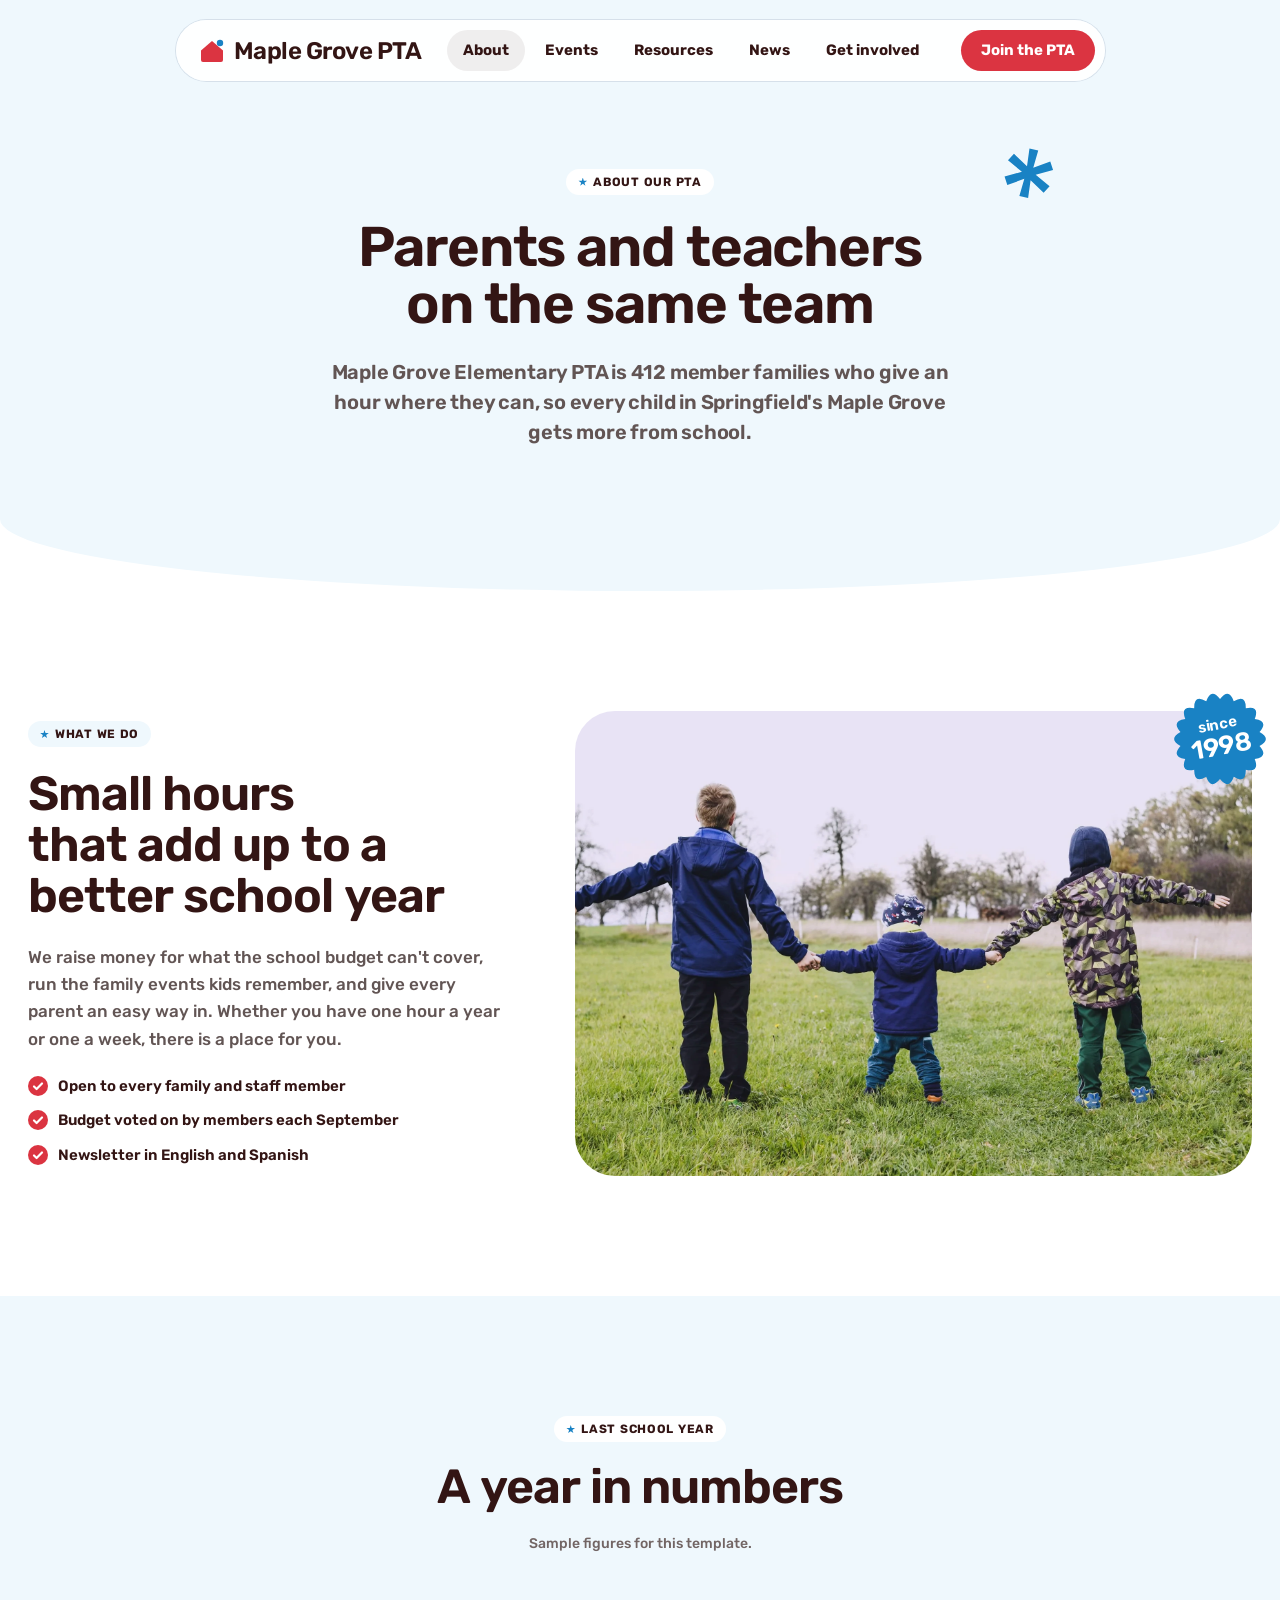
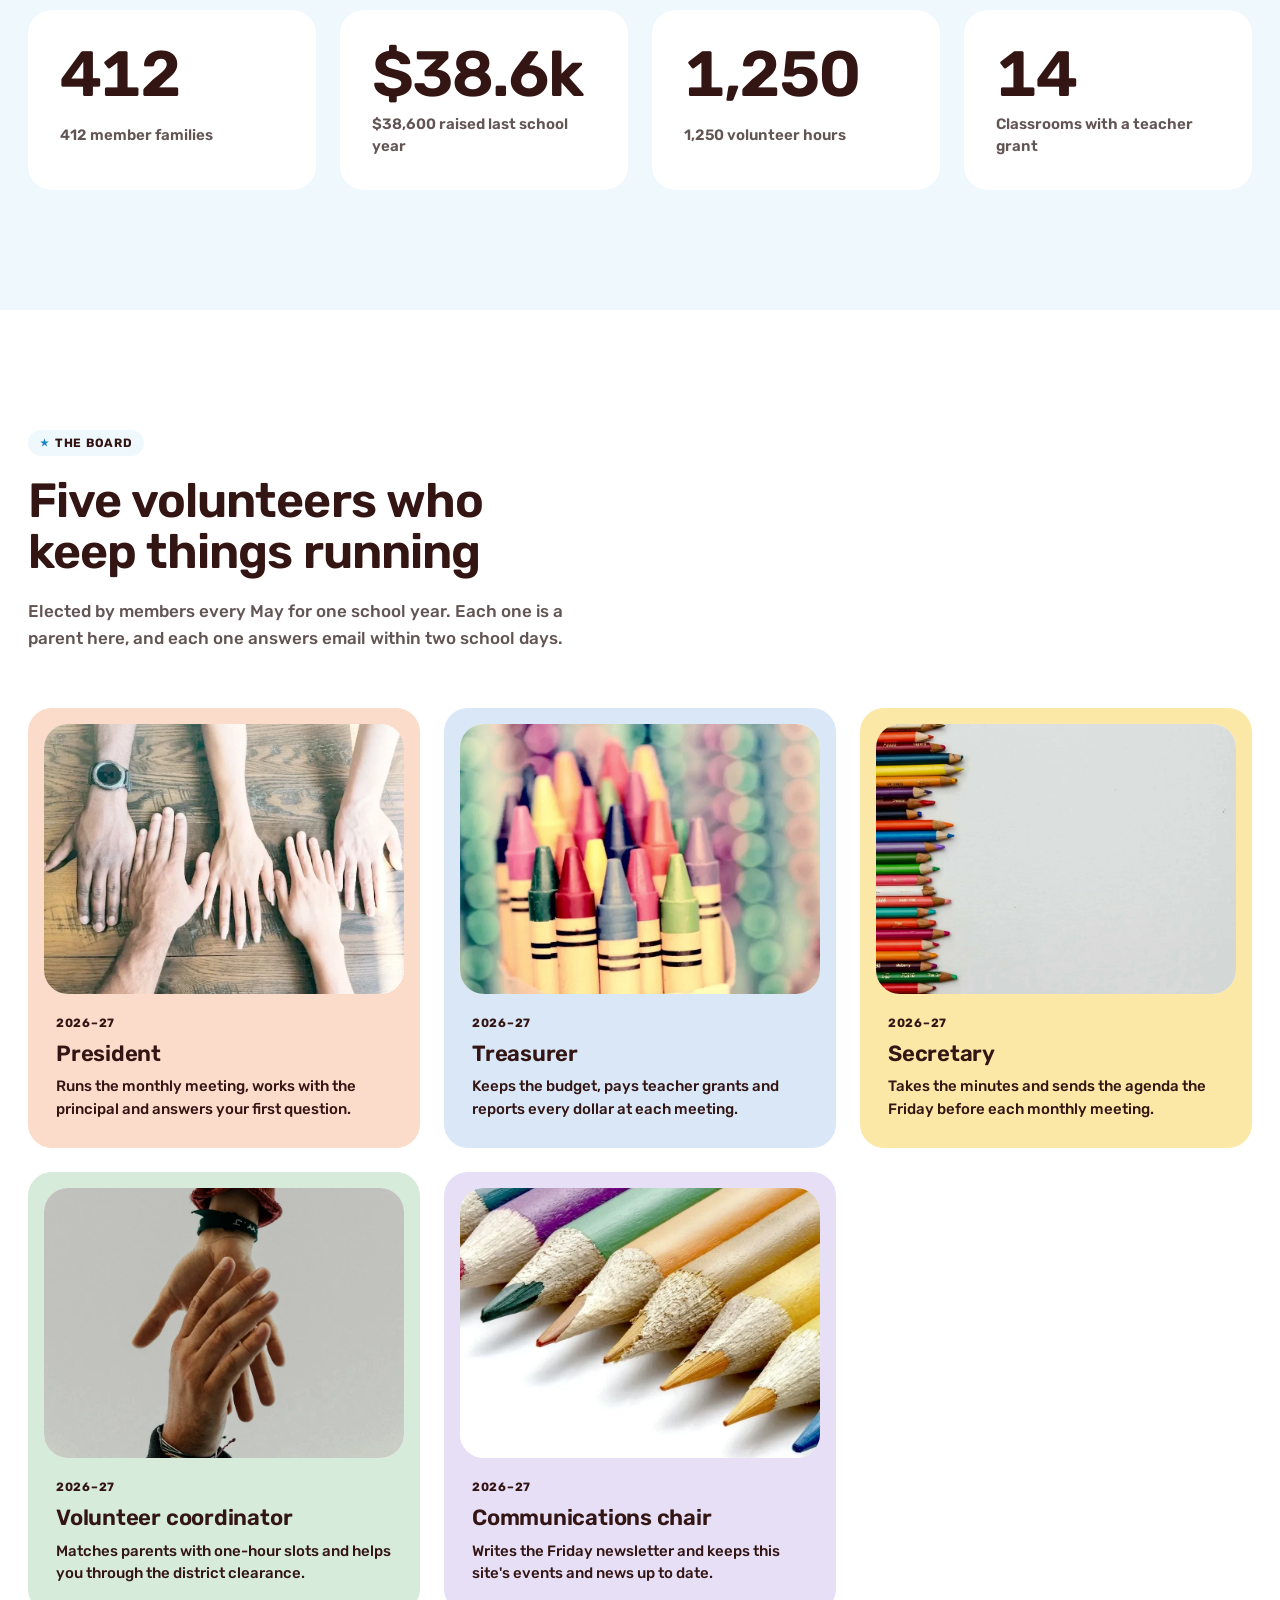
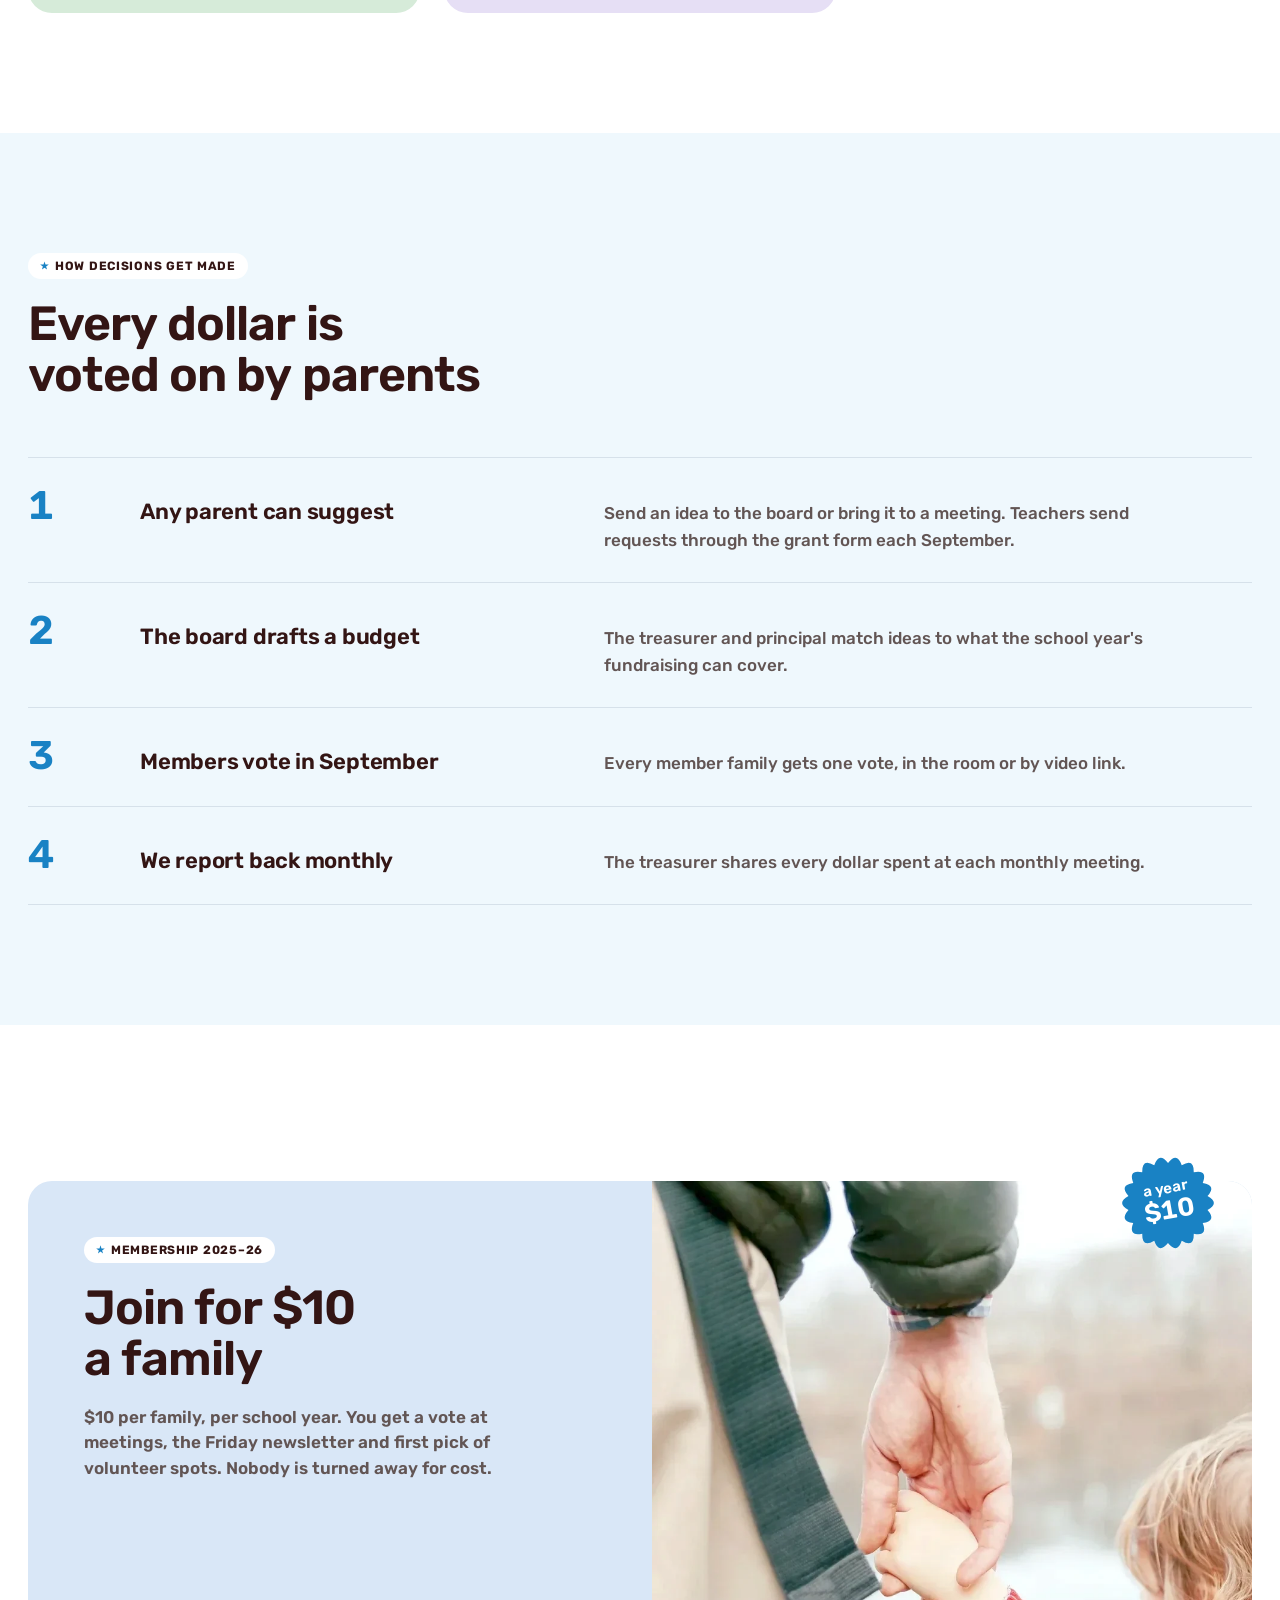
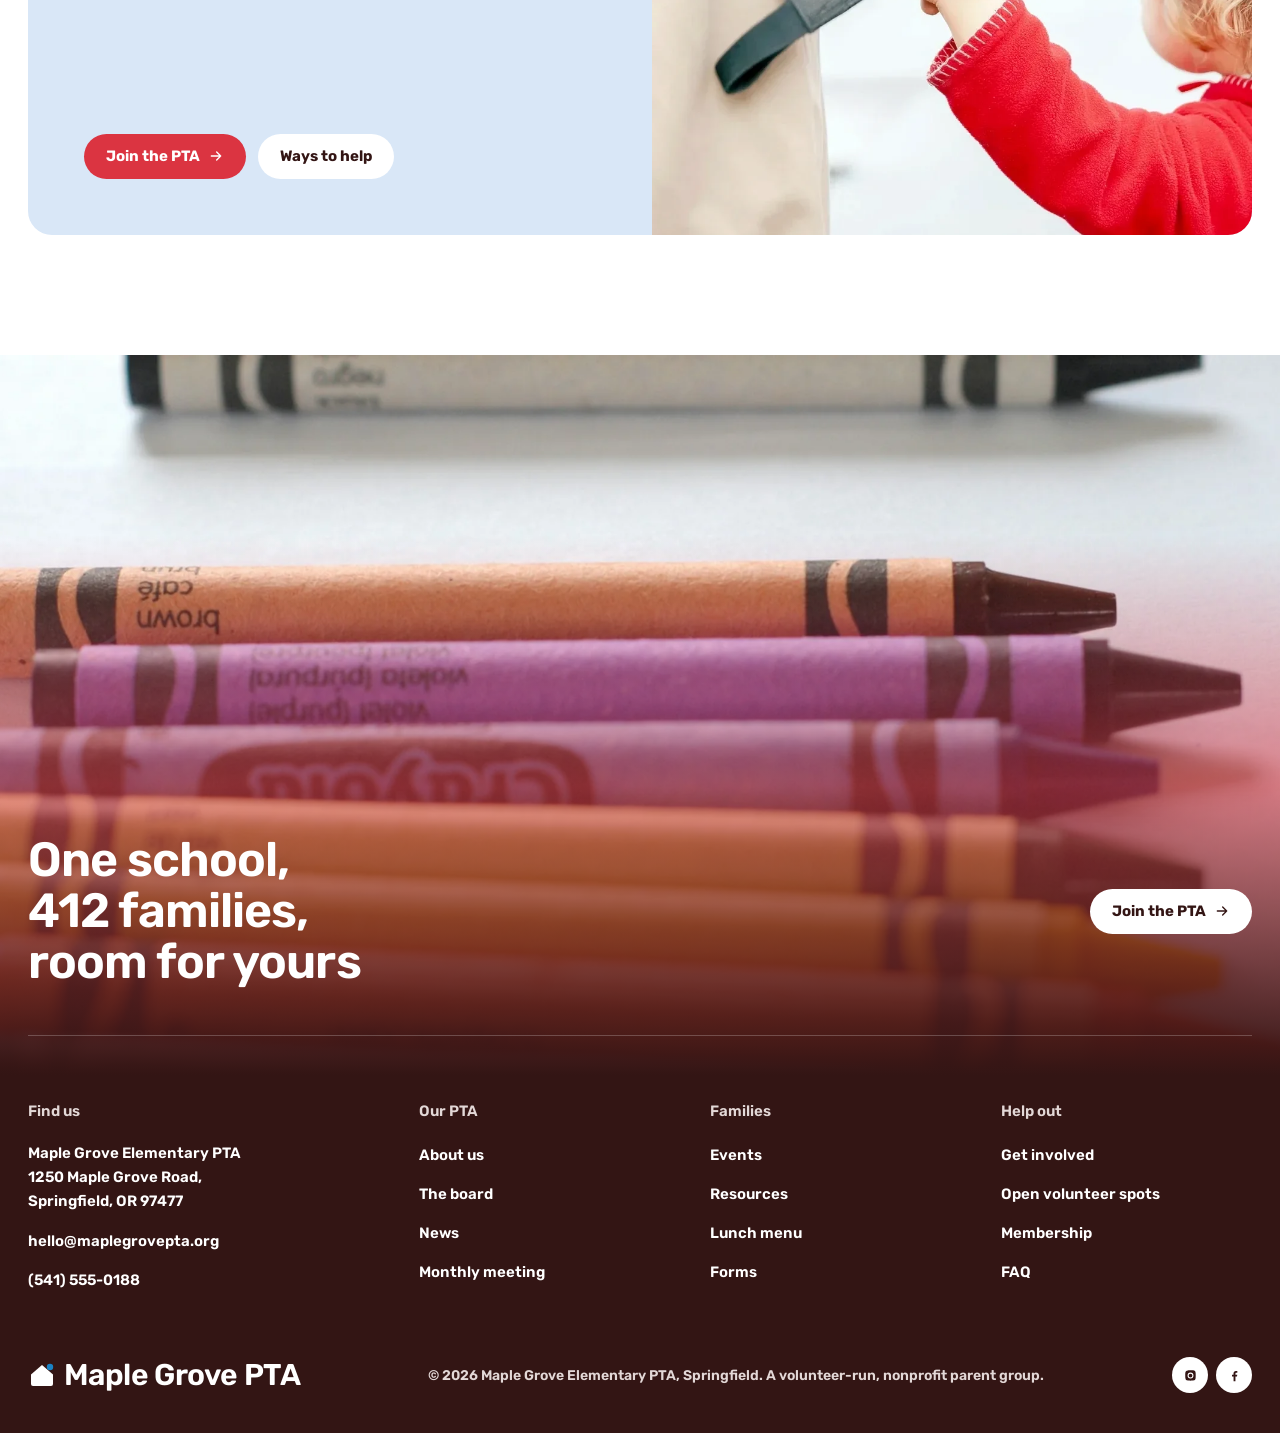
<file: about.html>
<!DOCTYPE html>

<html lang="en">
<head>
<meta content="nubi · checked 2026-10-23 · 12 checks passed · director 86/100 · plan d5873763c240b682" name="grayskills"/>
<meta charset="utf-8"/>
<meta content="width=device-width, initial-scale=1" name="viewport">
<title>About Maple Grove Elementary PTA · Our board and mission</title>
<meta content="Meet the Maple Grove Elementary PTA in Springfield: what we fund, how parents vote on every dollar, and the five board volunteers who keep things running." name="description"/>
<link href="https://bbq97.github.io/maple-grove-elementary-pta/about" rel="canonical"/>
<meta content="website" property="og:type">
<meta content="About Maple Grove Elementary PTA · Our board and mission" property="og:title">
<meta content="Meet the Maple Grove Elementary PTA in Springfield: what we fund, how parents vote on every dollar, and the five board volunteers who keep things running." property="og:description"/>
<meta content="https://bbq97.github.io/maple-grove-elementary-pta/images/about-share.jpg" property="og:image"/>
<meta content="summary_large_image" name="twitter:card"/>
<link href="favicon.svg" rel="icon" type="image/svg+xml"/>
<link href="https://fonts.googleapis.com" rel="preconnect"/><link crossorigin="" href="https://fonts.gstatic.com" rel="preconnect"/>
<link href="theme.css" rel="stylesheet"/>
<link href="tokens.css" rel="stylesheet"/>
<link href="palette.css" rel="stylesheet"/>
<link href="type.css" rel="stylesheet"/>
<link href="theme-links.css" rel="stylesheet"/>
<link href="nubi.css" rel="stylesheet"/>
<link href="site.css" rel="stylesheet"/>
<link href="type-fix.css" rel="stylesheet"/>
<link href="motion/motion.css" rel="stylesheet"/>
<link href="motion/micro.css" rel="stylesheet"/>
<script data-rules="motion/rules.json" src="motion/motion.js"></script>
<script defer="" src="motion/micro.js"></script>
</meta></meta></meta><meta content="https://bbq97.github.io/maple-grove-elementary-pta/about" property="og:url"/></head>
<body class="about" data-art-group="sticker-badge">
<a class="sr-only" href="#main">Skip to content</a>
<svg aria-hidden="true" focusable="false" height="0" style="position:absolute" width="0">
<filter height="120%" id="crayon" width="120%" x="-10%" y="-10%">
<feturbulence basefrequency="0.9" numoctaves="2" result="n" seed="7" type="fractalNoise"></feturbulence>
<fedisplacementmap in="SourceGraphic" in2="n" result="d" scale="3.2" xchannelselector="R" ychannelselector="G"></fedisplacementmap>
<fecomponenttransfer in="n" result="g"><fefunca tablevalues="1 1 1 0.55 1 1 0.7 1" type="discrete"></fefunca></fecomponenttransfer>
<fecomposite in="d" in2="g" operator="in"></fecomposite>
</filter>
</svg>
<header class="site-head" data-gs-section="header">
<div class="site-head__bar">
<a aria-label="Maple Grove PTA home" class="logo" href="./">
<svg aria-hidden="true" viewbox="0 0 28 28"><path d="M3 13.5 14 4l11 9.5V23a2 2 0 0 1-2 2H5a2 2 0 0 1-2-2Z" fill="var(--accent)"></path><circle cx="22" cy="6" fill="var(--pop)" r="3.2"></circle></svg>
      Maple Grove PTA
    </a>
<nav aria-label="Main" class="nav-links">
<a aria-current="page" href="about">About</a>
<a href="events">Events</a>
<a href="resources">Resources</a>
<a href="news">News</a>
<a href="get-involved">Get involved</a>
</nav>
<a class="btn btn--primary btn--sm" href="./#join">Join the PTA</a>
<button aria-controls="drawer" aria-expanded="false" aria-label="Open menu" class="nav-toggle" type="button">
<svg fill="none" stroke-linecap="round" stroke-width="2.2" viewbox="0 0 24 24"><path d="M4 8h16M4 16h16"></path></svg>
</button>
</div>
<nav aria-label="Mobile" class="drawer" id="drawer">
<a aria-current="page" href="about">About</a>
<a href="events">Events</a>
<a href="resources">Resources</a>
<a href="news">News</a>
<a href="get-involved">Get involved</a>
<a class="btn btn--primary" href="./#join">Join the PTA</a>
</nav>
</header>
<main id="main">
<section aria-labelledby="about-hero-title" class="pt-phero" data-gs-section="about-hero">
<div class="wrap pt-phero__in">
<span class="chip chip--white">About our PTA</span>
<h1 class="t-h1" id="about-hero-title">Parents and teachers on the same team</h1>
<p class="t-lead">Maple Grove Elementary PTA is 412 member families who give an hour where they can, so every child in Springfield's Maple Grove gets more from school.</p>
</div>
<svg aria-hidden="true" class="pt-ast" viewbox="0 0 100 100"><path d="M43 6h14l-2 28 24-15 7 12-25 13 25 13-7 12-24-15 2 28H43l2-28-24 15-7-12 25-13-25-13 7-12 24 15Z"></path></svg>
</section>
<section aria-labelledby="mission-title" class="pt-mission pt-sec pt-sec--white pt-after" data-gs-section="mission" data-review="mission">
<div class="wrap pt-mission__grid">
<div class="pt-mission__copy">
<span class="chip">What we do</span>
<h2 class="t-h2" id="mission-title">Small hours that add up to a better school year</h2>
<p>We raise money for what the school budget can't cover, run the family events kids remember, and give every parent an easy way in. Whether you have one hour a year or one a week, there is a place for you.</p>
<ul class="ticks">
<li>Open to every family and staff member</li>
<li>Budget voted on by members each September</li>
<li>Newsletter in English and Spanish</li>
</ul>
</div>
<div class="ab-photo">
<img alt="Three children holding hands as they walk across a grassy field" height="1350" loading="lazy" src="images/about.webp" width="2400"/>
<span aria-hidden="true" class="pt-badge" data-m-float=""><svg viewbox="0 0 120 120"><path d="M103.0 60.0 Q115.1 69.7 100.4 74.7 Q108.5 88.0 92.9 87.6 Q96.0 102.9 81.5 97.2 Q79.2 112.6 67.5 102.3 Q60.0 116.0 52.5 102.3 Q40.8 112.6 38.5 97.2 Q24.0 102.9 27.1 87.6 Q11.5 88.0 19.6 74.7 Q4.9 69.7 17.0 60.0 Q4.9 50.3 19.6 45.3 Q11.5 32.0 27.1 32.4 Q24.0 17.1 38.5 22.8 Q40.8 7.4 52.5 17.7 Q60.0 4.0 67.5 17.7 Q79.2 7.4 81.5 22.8 Q96.0 17.1 92.9 32.4 Q108.5 32.0 100.4 45.3 Q115.1 50.3 103.0 60.0Z"></path></svg><span class="pt-badge__t">since<b>1998</b></span></span>
</div>
</div>
</section>
<section aria-labelledby="stats-title" class="pt-stats pt-sec pt-sec--paper" data-gs-section="stats">
<div class="wrap">
<div class="pt-head center">
<span class="chip chip--white">Last school year</span>
<h2 class="t-h2" id="stats-title">A year in numbers</h2>
<p class="pt-note">Sample figures for this template.</p>
</div>
<div class="pt-stats__row">
<div class="pt-stat"><b>412</b><span>412 member families</span></div>
<div class="pt-stat"><b>$38.6k</b><span>$38,600 raised last school year</span></div>
<div class="pt-stat"><b>1,250</b><span>1,250 volunteer hours</span></div>
<div class="pt-stat"><b>14</b><span>Classrooms with a teacher grant</span></div>
</div>
</div>
</section>
<section aria-labelledby="board-title" class="pt-roles pt-sec pt-sec--white" data-gs-section="board" data-review="board" id="board">
<div class="wrap">
<div class="pt-head">
<span class="chip">The board</span>
<h2 class="t-h2" id="board-title">Five volunteers who keep things running</h2>
<p>Elected by members every May for one school year. Each one is a parent here, and each one answers email within two school days.</p>
</div>
<div class="pt-roles__grid" data-gs-collection="board">
<template data-gs-item=""><article class="pt-role">
<div class="pt-role__img"><img alt="" data-gs-field="image" height="750" loading="lazy" src="" width="1000"/></div>
<div class="pt-role__body"><span class="t-label" data-gs-field="term"></span><h3 class="t-h4" data-gs-field="role"></h3><p data-gs-field="what"></p></div>
</article></template><article class="pt-role" data-gs-generated="board:president">
<div class="pt-role__img"><img alt="Several hands resting together on a wooden table" data-gs-field="image" height="750" loading="lazy" src="images/role-1.webp" width="1000"/></div>
<div class="pt-role__body"><span class="t-label" data-gs-field="term">2026–27</span><h3 class="t-h4" data-gs-field="role">President</h3><p data-gs-field="what">Runs the monthly meeting, works with the principal and answers your first question.</p></div>
</article><article class="pt-role" data-gs-generated="board:treasurer">
<div class="pt-role__img"><img alt="A cup full of bright crayons" data-gs-field="image" height="750" loading="lazy" src="images/role-2.webp" width="1000"/></div>
<div class="pt-role__body"><span class="t-label" data-gs-field="term">2026–27</span><h3 class="t-h4" data-gs-field="role">Treasurer</h3><p data-gs-field="what">Keeps the budget, pays teacher grants and reports every dollar at each meeting.</p></div>
</article><article class="pt-role" data-gs-generated="board:secretary">
<div class="pt-role__img"><img alt="A row of colored pencils on a white table" data-gs-field="image" height="750" loading="lazy" src="images/role-3.webp" width="1000"/></div>
<div class="pt-role__body"><span class="t-label" data-gs-field="term">2026–27</span><h3 class="t-h4" data-gs-field="role">Secretary</h3><p data-gs-field="what">Takes the minutes and sends the agenda the Friday before each monthly meeting.</p></div>
</article><article class="pt-role" data-gs-generated="board:volunteer-coordinator">
<div class="pt-role__img"><img alt="One hand reaching down to help another" data-gs-field="image" height="750" loading="lazy" src="images/role-4.webp" width="1000"/></div>
<div class="pt-role__body"><span class="t-label" data-gs-field="term">2026–27</span><h3 class="t-h4" data-gs-field="role">Volunteer coordinator</h3><p data-gs-field="what">Matches parents with one-hour slots and helps you through the district clearance.</p></div>
</article><article class="pt-role" data-gs-generated="board:communications">
<div class="pt-role__img"><img alt="Sharpened colored pencils fanned out in a row" data-gs-field="image" height="750" loading="lazy" src="images/role-5.webp" width="1000"/></div>
<div class="pt-role__body"><span class="t-label" data-gs-field="term">2026–27</span><h3 class="t-h4" data-gs-field="role">Communications chair</h3><p data-gs-field="what">Writes the Friday newsletter and keeps this site's events and news up to date.</p></div>
</article>
</div>
</div>
</section>
<section aria-labelledby="how-title" class="pt-how pt-sec pt-sec--paper" data-gs-section="how-we-decide" data-review="how-we-decide">
<div class="wrap">
<div class="pt-head">
<span class="chip chip--white">How decisions get made</span>
<h2 class="t-h2" id="how-title">Every dollar is voted on by parents</h2>
</div>
<ol class="pt-how__list">
<li><span class="pt-how__n">01</span><h3 class="t-h4">Any parent can suggest</h3><p>Send an idea to the board or bring it to a meeting. Teachers send requests through the grant form each September.</p></li>
<li><span class="pt-how__n">02</span><h3 class="t-h4">The board drafts a budget</h3><p>The treasurer and principal match ideas to what the school year's fundraising can cover.</p></li>
<li><span class="pt-how__n">03</span><h3 class="t-h4">Members vote in September</h3><p>Every member family gets one vote, in the room or by video link.</p></li>
<li><span class="pt-how__n">04</span><h3 class="t-h4">We report back monthly</h3><p>The treasurer shares every dollar spent at each monthly meeting.</p></li>
</ol>
</div>
</section>
<section aria-labelledby="join-title" class="pt-join sec sec--white h-enroll" data-gs-section="join" id="join">
<div class="wrap">
<div class="h-split h-split--sky h-split--rev">
<div class="h-split__body">
<div class="h-split__top">
<span class="chip chip--white"><span data-mi="flip" data-mi-after="900" data-mi-from="Membership 2025–26">Membership 2026–27</span></span>
<h2 class="t-h2" id="join-title">Join for $10 a family</h2>
<p class="lead">$10 per family, per school year. You get a vote at meetings, the Friday newsletter and first pick of volunteer spots. Nobody is turned away for cost.</p>
</div>
<div class="btn-row">
<a class="btn btn--primary" href="mailto:hello@maplegrovepta.org?subject=Join%20the%20PTA">Join the PTA <svg aria-hidden="true" fill="none" stroke="currentColor" stroke-linecap="round" stroke-linejoin="round" stroke-width="2" viewbox="0 0 24 24"><path d="M5 12h14M13 6l6 6-6 6"></path></svg></a>
<a class="btn btn--light" href="get-involved">Ways to help</a>
</div>
</div>
<div class="photo h-split__photo pt-join__photo">
<img alt="A parent holding a small child's hand on the walk to school" height="1250" loading="lazy" src="images/join.webp" width="1000"/>
<span aria-hidden="true" class="pt-badge" data-m-float=""><svg viewbox="0 0 120 120"><path d="M103.0 60.0 Q115.1 69.7 100.4 74.7 Q108.5 88.0 92.9 87.6 Q96.0 102.9 81.5 97.2 Q79.2 112.6 67.5 102.3 Q60.0 116.0 52.5 102.3 Q40.8 112.6 38.5 97.2 Q24.0 102.9 27.1 87.6 Q11.5 88.0 19.6 74.7 Q4.9 69.7 17.0 60.0 Q4.9 50.3 19.6 45.3 Q11.5 32.0 27.1 32.4 Q24.0 17.1 38.5 22.8 Q40.8 7.4 52.5 17.7 Q60.0 4.0 67.5 17.7 Q79.2 7.4 81.5 22.8 Q96.0 17.1 92.9 32.4 Q108.5 32.0 100.4 45.3 Q115.1 50.3 103.0 60.0Z"></path></svg><span class="pt-badge__t">a year<b>$10</b></span></span>
</div>
</div>
</div>
</section>
</main>
<footer class="foot" data-gs-section="footer">
<div class="foot__photo site-footer__photo"><img alt="A row of bright crayons on a white table" height="1080" loading="lazy" src="images/footer.webp" width="2880"/></div>
<div class="foot__inner wrap">
<div class="foot__cta">
<h2 class="t-h2">One school, 412 families, room for yours</h2>
<a class="btn btn--light" href="./#join">Join the PTA <svg aria-hidden="true" fill="none" stroke="currentColor" stroke-linecap="round" stroke-linejoin="round" stroke-width="2" viewbox="0 0 24 24"><path d="M5 12h14M13 6l6 6-6 6"></path></svg></a>
</div>
<div class="foot__cols">
<div>
<h3>Find us</h3>
<address>Maple Grove Elementary PTA<br/>1250 Maple Grove Road,<br/>Springfield, OR 97477</address>
<ul style="margin-top:14px"><li><a href="mailto:hello@maplegrovepta.org">hello@maplegrovepta.org</a></li><li><a href="tel:+15415550188">(541) 555-0188</a></li></ul>
</div>
<div><h3>Our PTA</h3><ul><li><a href="about">About us</a></li><li><a href="about#board">The board</a></li><li><a href="news">News</a></li><li><a href="./#meeting">Monthly meeting</a></li></ul></div>
<div><h3>Families</h3><ul><li><a href="events">Events</a></li><li><a href="resources">Resources</a></li><li><a href="files/lunch-menu-november.pdf">Lunch menu</a></li><li><a href="resources#documents">Forms</a></li></ul></div>
<div><h3>Help out</h3><ul><li><a href="get-involved">Get involved</a></li><li><a href="get-involved#roles">Open volunteer spots</a></li><li><a href="./#join">Membership</a></li><li><a href="./#faq">FAQ</a></li></ul></div>
</div>
<div class="foot__base">
<a aria-label="Maple Grove PTA home" class="logo" href="./"><svg aria-hidden="true" viewbox="0 0 28 28"><path d="M3 13.5 14 4l11 9.5V23a2 2 0 0 1-2 2H5a2 2 0 0 1-2-2Z" fill="var(--on-dark)"></path><circle cx="22" cy="6" fill="var(--pop)" r="3.2"></circle></svg>Maple Grove PTA</a>
<span>© 2026 Maple Grove Elementary PTA, Springfield. A volunteer-run, nonprofit parent group.</span>
<div class="socials">
<a aria-label="Maple Grove PTA on Instagram" href="https://www.instagram.com/"><svg viewbox="0 0 24 24"><path d="M12 7.3a4.7 4.7 0 1 0 0 9.4 4.7 4.7 0 0 0 0-9.4Zm0 7.7a3 3 0 1 1 0-6 3 3 0 0 1 0 6Zm6-7.9a1.1 1.1 0 1 1-2.2 0 1.1 1.1 0 0 1 2.2 0ZM12 3.6c2.7 0 3 0 4.1.1 2.7.1 4 1.4 4.1 4.1.1 1.1.1 1.4.1 4.1s0 3-.1 4.1c-.1 2.7-1.4 4-4.1 4.1-1.1.1-1.4.1-4.1.1s-3 0-4.1-.1c-2.7-.1-4-1.4-4.1-4.1C3.7 15 3.6 14.7 3.6 12s0-3 .1-4.1c.1-2.7 1.4-4 4.1-4.1 1.1-.1 1.4-.1 4.2-.1Z"></path></svg></a>
<a aria-label="Maple Grove PTA on Facebook" href="https://www.facebook.com/"><svg viewbox="0 0 24 24"><path d="M13.5 21v-7.4h2.5l.4-2.9h-2.9V8.9c0-.8.2-1.4 1.4-1.4h1.6V4.9c-.3 0-1.2-.1-2.3-.1-2.3 0-3.8 1.4-3.8 3.9v2.1H8v2.9h2.5V21h3Z"></path></svg></a>
</div>
</div>
</div>
</footer>
<script src="nubi.js"></script>
<script type="speculationrules">{"prefetch":[{"where":{"and":[{"href_matches":"/*"},{"not":{"selector_matches":"[download],[target=_blank],[rel~=nofollow]"}}]},"eagerness":"moderate"}]}</script>
<script data-gs-instant>/* Grayskills: open the next page instantly (loads it while the pointer is on the link) */(function(){if(window.HTMLScriptElement&&HTMLScriptElement.supports&&HTMLScriptElement.supports("speculationrules"))return;var d={};function p(e){var a=e.target&&e.target.closest&&e.target.closest("a[href]");if(!a||a.origin!==location.origin||a.target==="_blank"||a.hasAttribute("download")||d[a.href]||(a.pathname===location.pathname&&a.hash))return;d[a.href]=1;var l=document.createElement("link");l.rel="prefetch";l.href=a.href;document.head.appendChild(l)}addEventListener("mouseover",p,{passive:true});addEventListener("touchstart",p,{passive:true})})();</script>
</body>
</html>
</file>
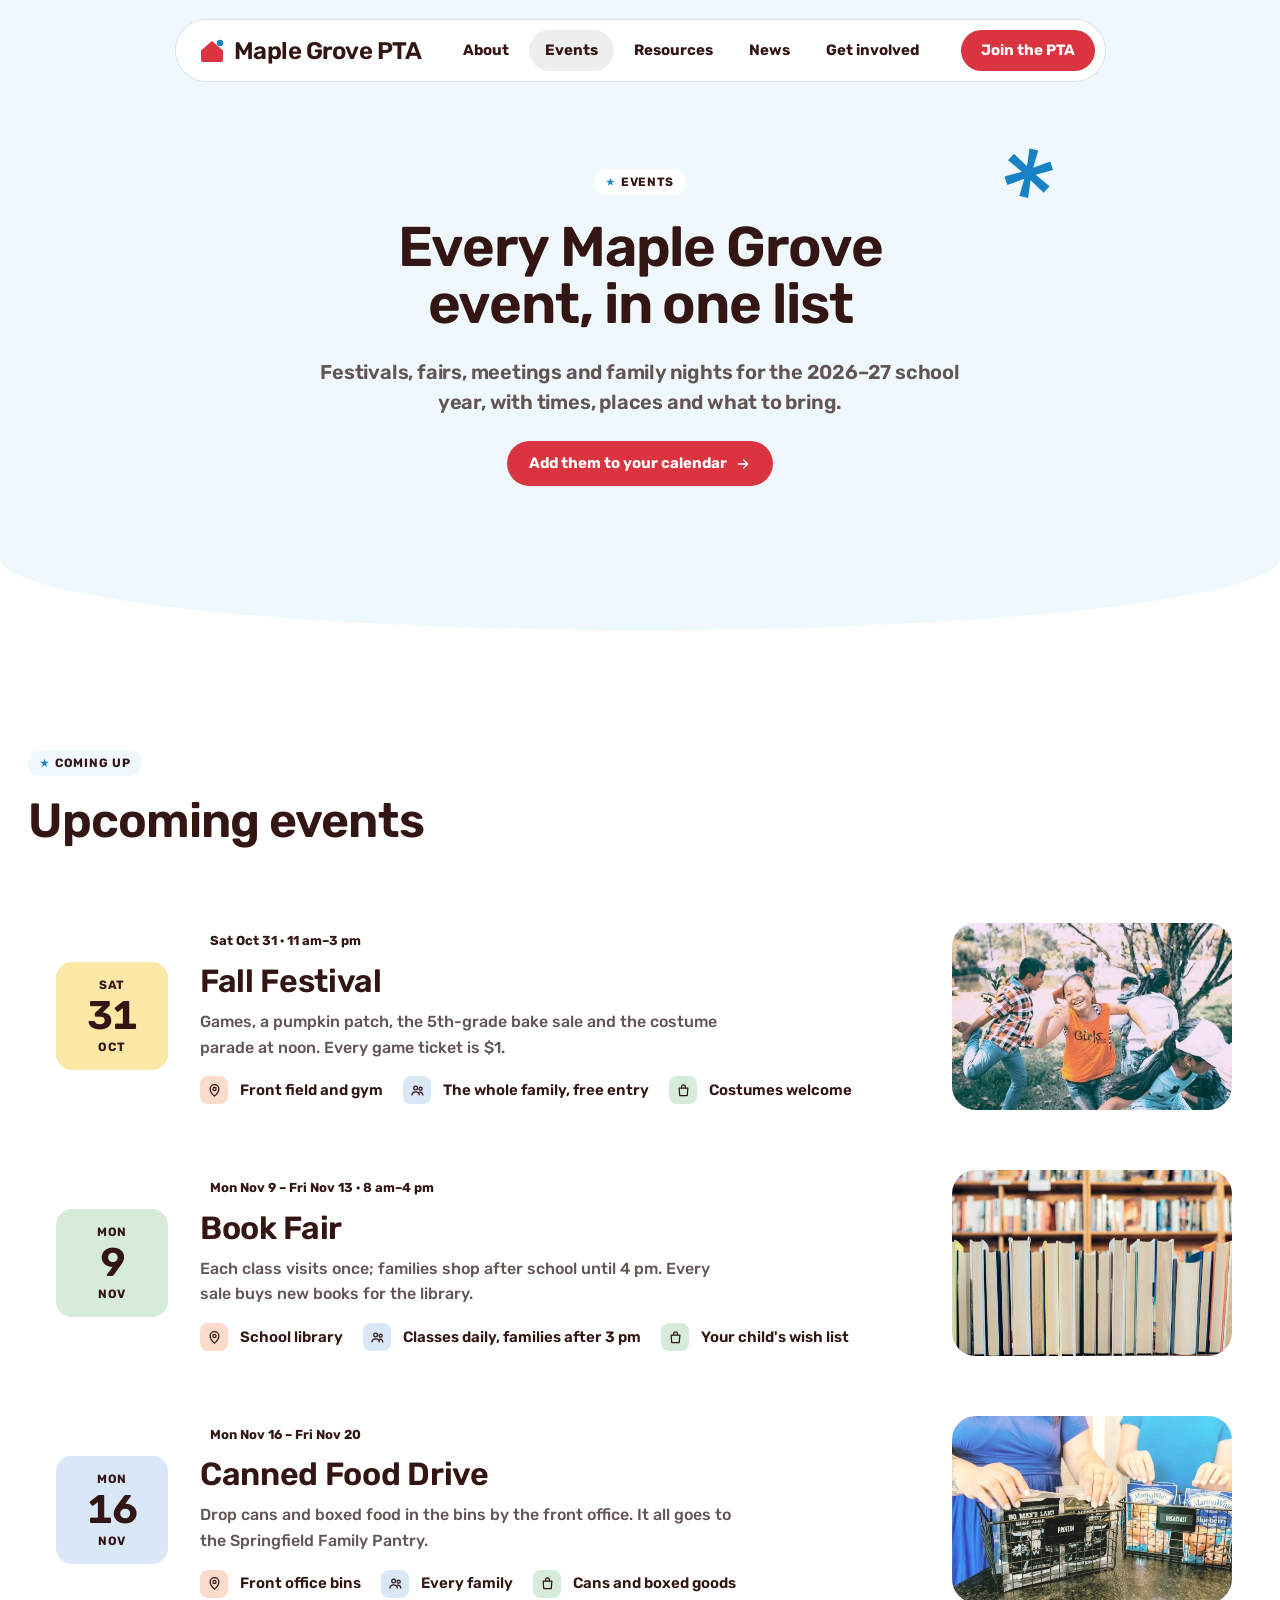
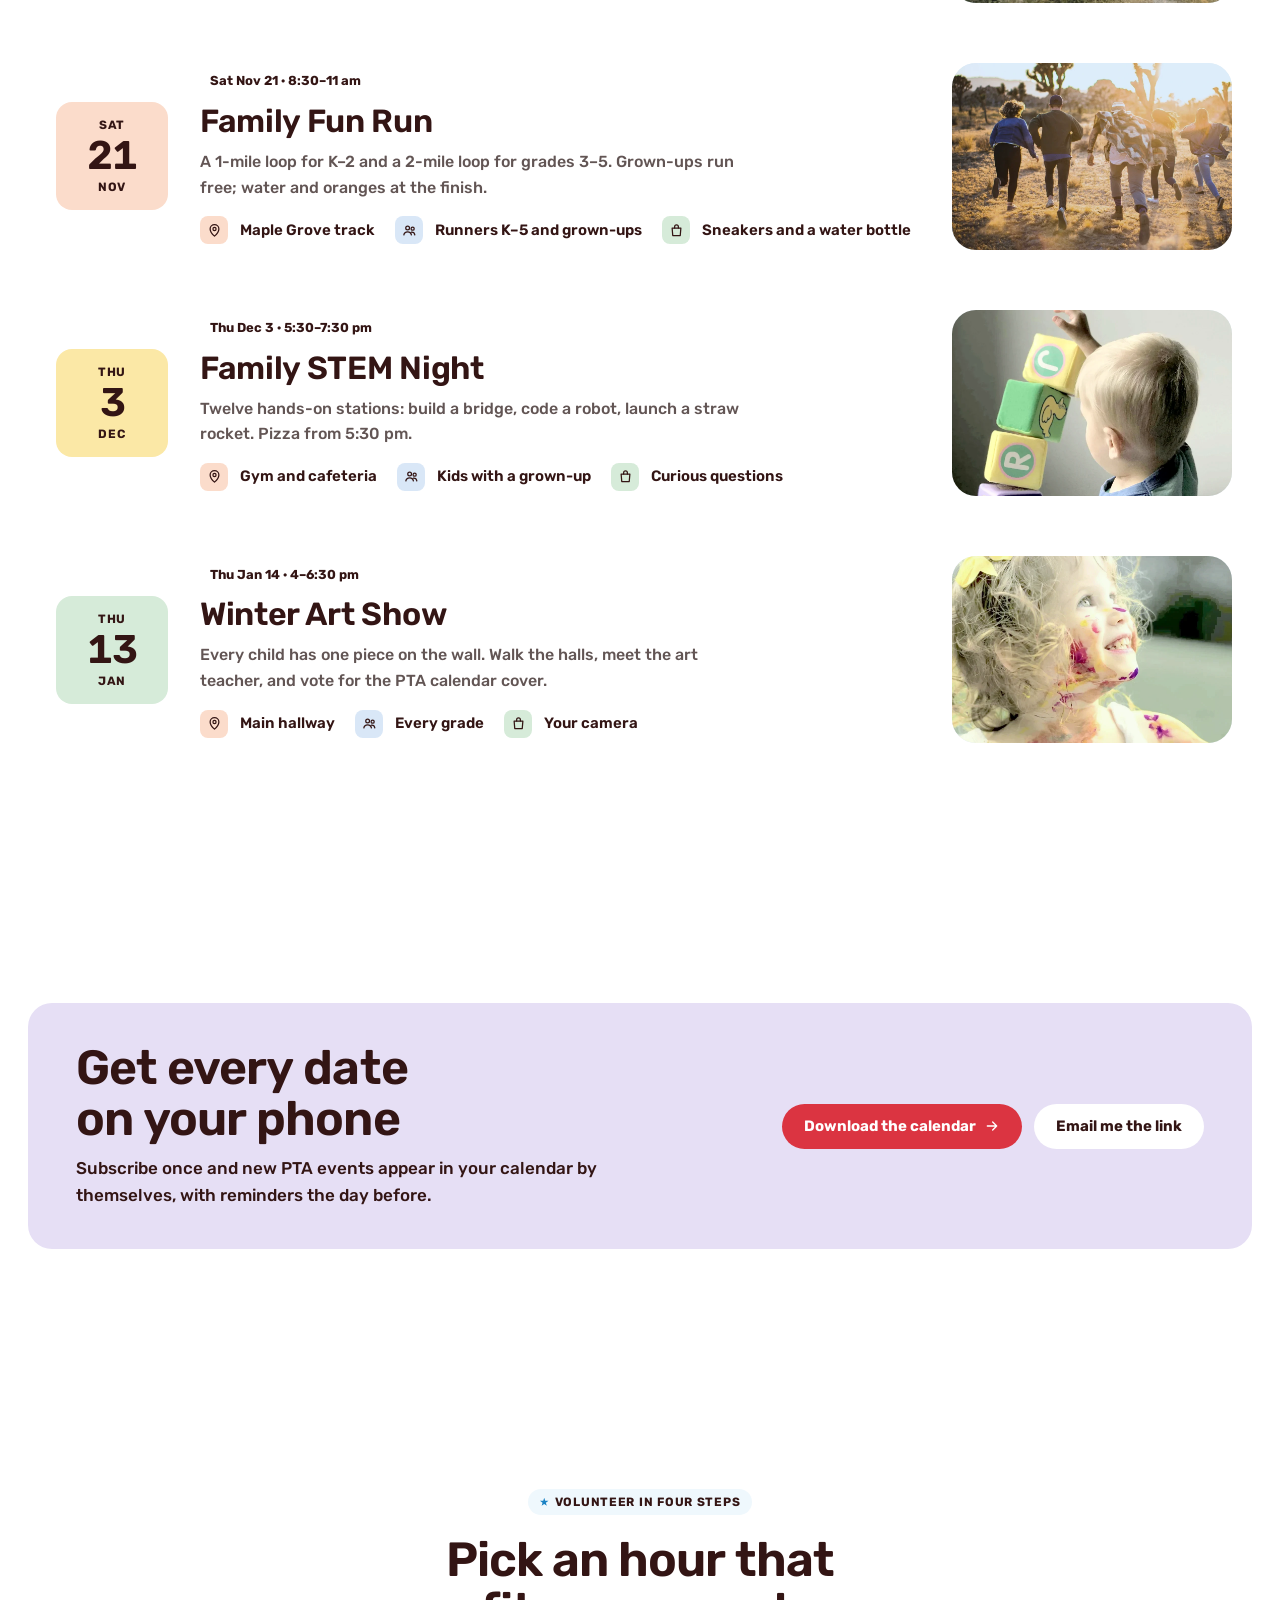
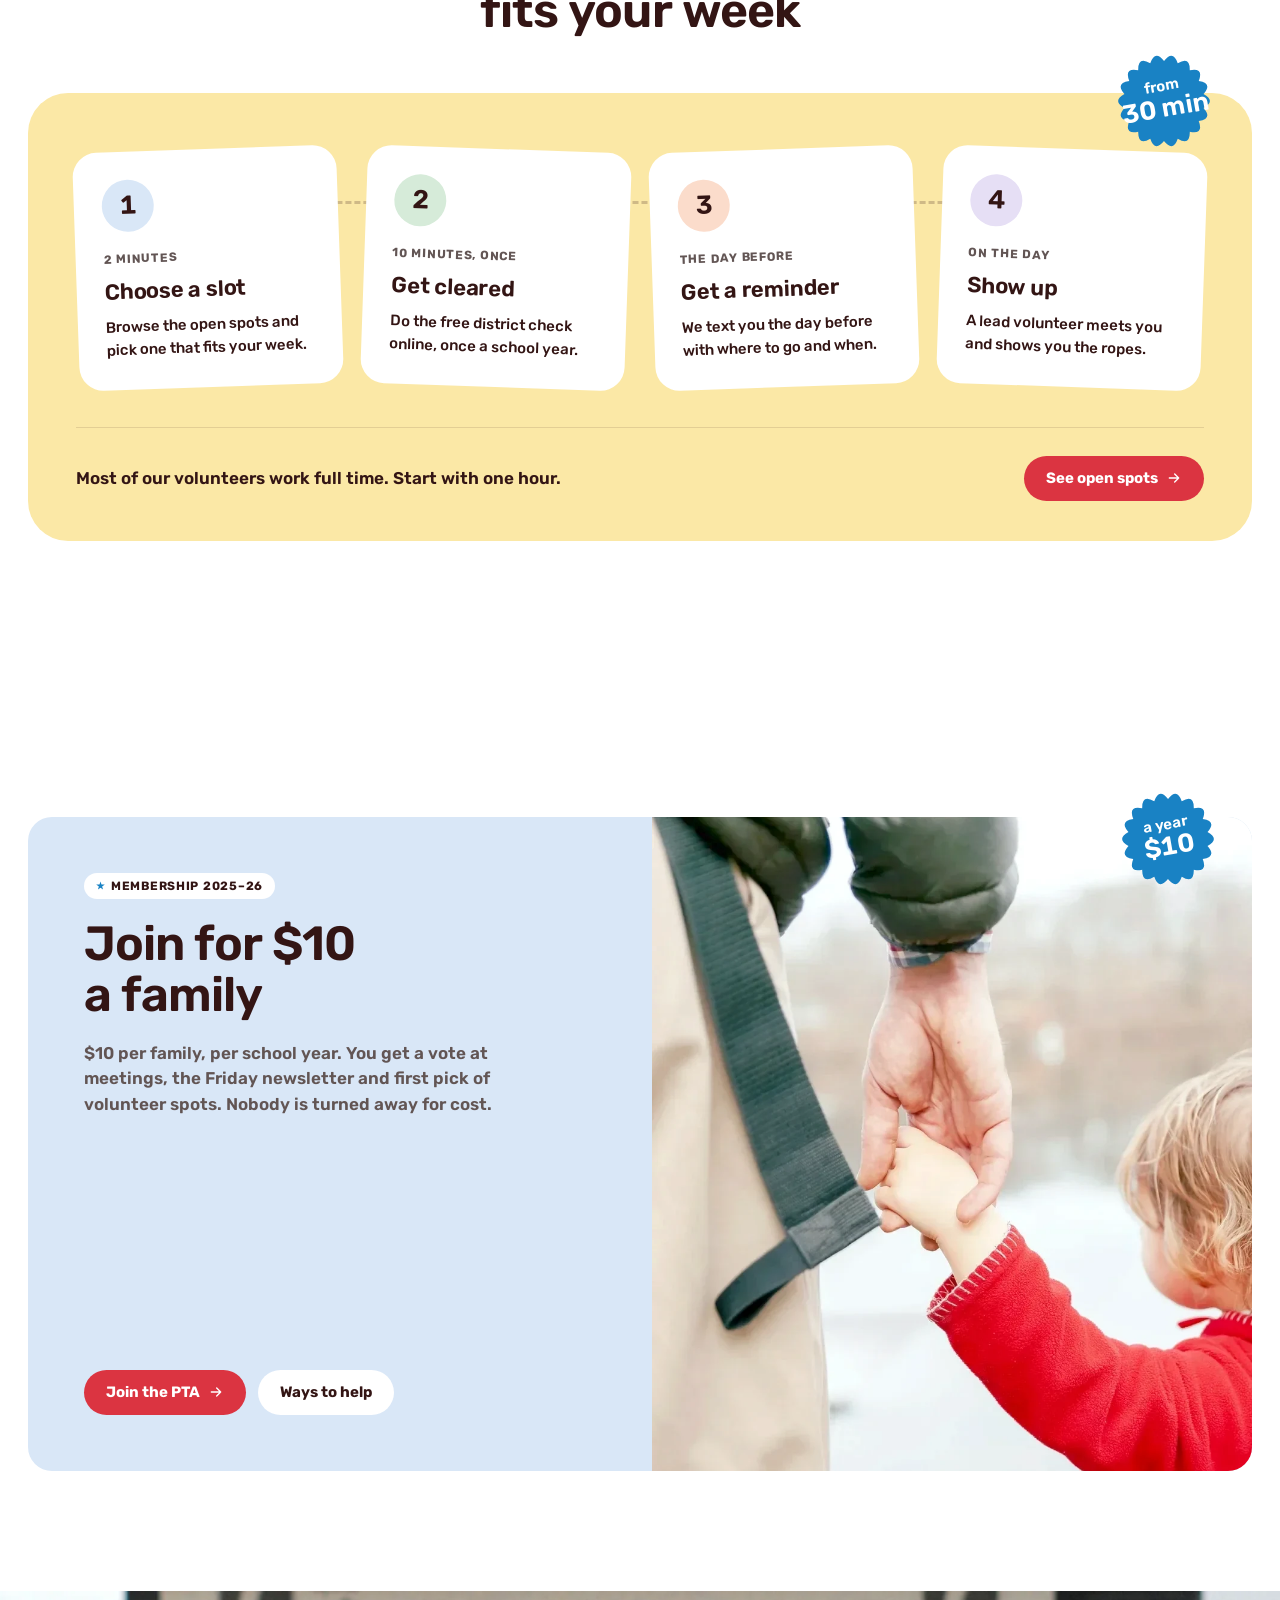
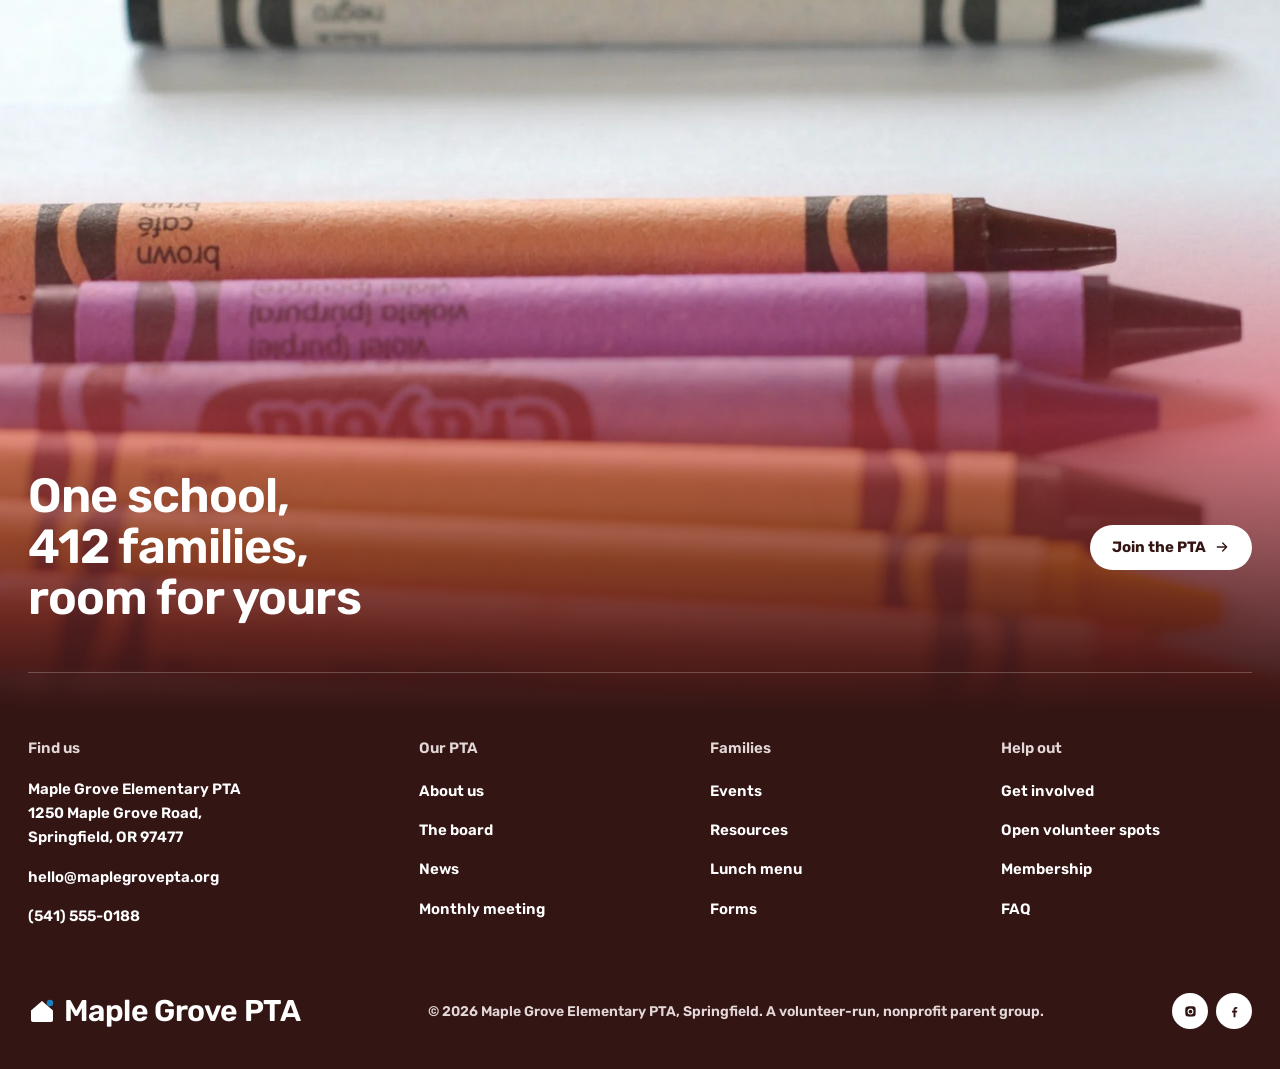
<file: events.html>
<!DOCTYPE html>

<html lang="en">
<head>
<meta content="nubi · checked 2026-10-23 · 12 checks passed · director 86/100 · plan d5873763c240b682" name="grayskills"/>
<meta charset="utf-8"/>
<meta content="width=device-width, initial-scale=1" name="viewport">
<title>Upcoming events · Maple Grove Elementary PTA</title>
<meta content="Every upcoming Maple Grove Elementary PTA event in Springfield: Fall Festival, Book Fair, Family Fun Run, STEM Night and more, with times, places and what to bring." name="description"/>
<link href="https://bbq97.github.io/maple-grove-elementary-pta/events" rel="canonical"/>
<meta content="website" property="og:type">
<meta content="Upcoming events · Maple Grove Elementary PTA" property="og:title">
<meta content="Every upcoming Maple Grove Elementary PTA event in Springfield: Fall Festival, Book Fair, Family Fun Run, STEM Night and more, with times, places and what to bring." property="og:description"/>
<meta content="https://bbq97.github.io/maple-grove-elementary-pta/images/event-1-share.jpg" property="og:image"/>
<meta content="summary_large_image" name="twitter:card"/>
<link href="favicon.svg" rel="icon" type="image/svg+xml"/>
<link href="https://fonts.googleapis.com" rel="preconnect"/><link crossorigin="" href="https://fonts.gstatic.com" rel="preconnect"/>
<link href="theme.css" rel="stylesheet"/>
<link href="tokens.css" rel="stylesheet"/>
<link href="palette.css" rel="stylesheet"/>
<link href="type.css" rel="stylesheet"/>
<link href="theme-links.css" rel="stylesheet"/>
<link href="nubi.css" rel="stylesheet"/>
<link href="site.css" rel="stylesheet"/>
<link href="type-fix.css" rel="stylesheet"/>
<link href="motion/motion.css" rel="stylesheet"/>
<link href="motion/micro.css" rel="stylesheet"/>
<script data-rules="motion/rules.json" src="motion/motion.js"></script>
<script defer="" src="motion/micro.js"></script>
</meta></meta></meta><meta content="https://bbq97.github.io/maple-grove-elementary-pta/events" property="og:url"/></head>
<body class="events" data-art-group="sticker-badge">
<a class="sr-only" href="#main">Skip to content</a>
<svg aria-hidden="true" focusable="false" height="0" style="position:absolute" width="0">
<filter height="120%" id="crayon" width="120%" x="-10%" y="-10%">
<feturbulence basefrequency="0.9" numoctaves="2" result="n" seed="7" type="fractalNoise"></feturbulence>
<fedisplacementmap in="SourceGraphic" in2="n" result="d" scale="3.2" xchannelselector="R" ychannelselector="G"></fedisplacementmap>
<fecomponenttransfer in="n" result="g"><fefunca tablevalues="1 1 1 0.55 1 1 0.7 1" type="discrete"></fefunca></fecomponenttransfer>
<fecomposite in="d" in2="g" operator="in"></fecomposite>
</filter>
</svg>
<header class="site-head" data-gs-section="header">
<div class="site-head__bar">
<a aria-label="Maple Grove PTA home" class="logo" href="./">
<svg aria-hidden="true" viewbox="0 0 28 28"><path d="M3 13.5 14 4l11 9.5V23a2 2 0 0 1-2 2H5a2 2 0 0 1-2-2Z" fill="var(--accent)"></path><circle cx="22" cy="6" fill="var(--pop)" r="3.2"></circle></svg>
      Maple Grove PTA
    </a>
<nav aria-label="Main" class="nav-links">
<a href="about">About</a>
<a aria-current="page" href="events">Events</a>
<a href="resources">Resources</a>
<a href="news">News</a>
<a href="get-involved">Get involved</a>
</nav>
<a class="btn btn--primary btn--sm" href="./#join">Join the PTA</a>
<button aria-controls="drawer" aria-expanded="false" aria-label="Open menu" class="nav-toggle" type="button">
<svg fill="none" stroke-linecap="round" stroke-width="2.2" viewbox="0 0 24 24"><path d="M4 8h16M4 16h16"></path></svg>
</button>
</div>
<nav aria-label="Mobile" class="drawer" id="drawer">
<a href="about">About</a>
<a aria-current="page" href="events">Events</a>
<a href="resources">Resources</a>
<a href="news">News</a>
<a href="get-involved">Get involved</a>
<a class="btn btn--primary" href="./#join">Join the PTA</a>
</nav>
</header>
<main id="main">
<section aria-labelledby="events-hero-title" class="pt-phero" data-gs-section="events-hero">
<div class="wrap pt-phero__in">
<span class="chip chip--white">Events</span>
<h1 class="t-h1" id="events-hero-title">Every Maple Grove event, in one list</h1>
<p class="t-lead">Festivals, fairs, meetings and family nights for the 2026–27 school year, with times, places and what to bring.</p>
<a class="btn btn--primary" href="#subscribe">Add them to your calendar <svg aria-hidden="true" fill="none" stroke="currentColor" stroke-linecap="round" stroke-linejoin="round" stroke-width="2" viewbox="0 0 24 24"><path d="M5 12h14M13 6l6 6-6 6"></path></svg></a>
</div>
<svg aria-hidden="true" class="pt-ast" viewbox="0 0 100 100"><path d="M43 6h14l-2 28 24-15 7 12-25 13 25 13-7 12-24-15 2 28H43l2-28-24 15-7-12 25-13-25-13 7-12 24 15Z"></path></svg>
</section>
<section aria-labelledby="evlist-title" class="pt-events pt-sec pt-sec--white pt-after" data-gs-section="event-list" data-review="event-list">
<div class="wrap">
<div class="pt-head">
<span class="chip">Coming up</span>
<h2 class="t-h2" id="evlist-title">Upcoming events</h2>
</div>
<div class="pt-evlist" data-gs-collection="events" data-gs-sort="date">
<template data-gs-item=""><article class="pt-ev">
<div aria-hidden="true" class="pt-ev__date"><span data-gs-field="day"></span><b data-gs-field="dnum"></b><span data-gs-field="month"></span></div>
<div class="pt-ev__body">
<span class="tag" data-gs-field="when"></span>
<h3 class="t-h3" data-gs-field="title"></h3>
<p data-gs-field="summary"></p>
<ul class="pt-facts">
<li><span class="icon-well icon-well--peach"><svg aria-hidden="true" viewbox="0 0 24 24"><path d="M12 21s-7-6.2-7-11.5A7 7 0 0 1 19 9.5C19 14.8 12 21 12 21Z"></path><circle cx="12" cy="9.5" r="2.5"></circle></svg></span><span data-gs-field="where"></span></li>
<li><span class="icon-well icon-well--sky"><svg aria-hidden="true" viewbox="0 0 24 24"><circle cx="9" cy="8" r="3"></circle><circle cx="17" cy="9" r="2.5"></circle><path d="M3 19c.5-3.5 3-5 6-5s5.5 1.5 6 5M15 14.5c2.6-.3 5 1.2 5.5 4.5"></path></svg></span><span data-gs-field="who"></span></li>
<li><span class="icon-well icon-well--mint"><svg aria-hidden="true" viewbox="0 0 24 24"><path d="M5 8h14l-1 12H6L5 8Z"></path><path d="M9 8V6a3 3 0 0 1 6 0v2"></path></svg></span><span data-gs-field="bring"></span></li>
</ul>
</div>
<div class="pt-ev__img"><img alt="" data-gs-field="image" height="800" loading="lazy" src="" width="1200"/></div>
</article></template><article class="pt-ev" data-gs-generated="events:fall-festival">
<div aria-hidden="true" class="pt-ev__date"><span data-gs-field="day">Sat</span><b data-gs-field="dnum">31</b><span data-gs-field="month">Oct</span></div>
<div class="pt-ev__body">
<span class="tag" data-gs-field="when">Sat Oct 31 · 11 am–3 pm</span>
<h3 class="t-h3" data-gs-field="title">Fall Festival</h3>
<p data-gs-field="summary">Games, a pumpkin patch, the 5th-grade bake sale and the costume parade at noon. Every game ticket is $1.</p>
<ul class="pt-facts">
<li><span class="icon-well icon-well--peach"><svg aria-hidden="true" viewbox="0 0 24 24"><path d="M12 21s-7-6.2-7-11.5A7 7 0 0 1 19 9.5C19 14.8 12 21 12 21Z"></path><circle cx="12" cy="9.5" r="2.5"></circle></svg></span><span data-gs-field="where">Front field and gym</span></li>
<li><span class="icon-well icon-well--sky"><svg aria-hidden="true" viewbox="0 0 24 24"><circle cx="9" cy="8" r="3"></circle><circle cx="17" cy="9" r="2.5"></circle><path d="M3 19c.5-3.5 3-5 6-5s5.5 1.5 6 5M15 14.5c2.6-.3 5 1.2 5.5 4.5"></path></svg></span><span data-gs-field="who">The whole family, free entry</span></li>
<li><span class="icon-well icon-well--mint"><svg aria-hidden="true" viewbox="0 0 24 24"><path d="M5 8h14l-1 12H6L5 8Z"></path><path d="M9 8V6a3 3 0 0 1 6 0v2"></path></svg></span><span data-gs-field="bring">Costumes welcome</span></li>
</ul>
</div>
<div class="pt-ev__img"><img alt="Kids laughing and playing a running game on the school field" data-gs-field="image" height="800" loading="lazy" src="images/event-1.webp" width="1200"/></div>
</article><article class="pt-ev" data-gs-generated="events:book-fair">
<div aria-hidden="true" class="pt-ev__date"><span data-gs-field="day">Mon</span><b data-gs-field="dnum">9</b><span data-gs-field="month">Nov</span></div>
<div class="pt-ev__body">
<span class="tag" data-gs-field="when">Mon Nov 9 – Fri Nov 13 · 8 am–4 pm</span>
<h3 class="t-h3" data-gs-field="title">Book Fair</h3>
<p data-gs-field="summary">Each class visits once; families shop after school until 4 pm. Every sale buys new books for the library.</p>
<ul class="pt-facts">
<li><span class="icon-well icon-well--peach"><svg aria-hidden="true" viewbox="0 0 24 24"><path d="M12 21s-7-6.2-7-11.5A7 7 0 0 1 19 9.5C19 14.8 12 21 12 21Z"></path><circle cx="12" cy="9.5" r="2.5"></circle></svg></span><span data-gs-field="where">School library</span></li>
<li><span class="icon-well icon-well--sky"><svg aria-hidden="true" viewbox="0 0 24 24"><circle cx="9" cy="8" r="3"></circle><circle cx="17" cy="9" r="2.5"></circle><path d="M3 19c.5-3.5 3-5 6-5s5.5 1.5 6 5M15 14.5c2.6-.3 5 1.2 5.5 4.5"></path></svg></span><span data-gs-field="who">Classes daily, families after 3 pm</span></li>
<li><span class="icon-well icon-well--mint"><svg aria-hidden="true" viewbox="0 0 24 24"><path d="M5 8h14l-1 12H6L5 8Z"></path><path d="M9 8V6a3 3 0 0 1 6 0v2"></path></svg></span><span data-gs-field="bring">Your child's wish list</span></li>
</ul>
</div>
<div class="pt-ev__img"><img alt="Rows of books on a library shelf" data-gs-field="image" height="800" loading="lazy" src="images/event-2.webp" width="1200"/></div>
</article><article class="pt-ev" data-gs-generated="events:food-drive">
<div aria-hidden="true" class="pt-ev__date"><span data-gs-field="day">Mon</span><b data-gs-field="dnum">16</b><span data-gs-field="month">Nov</span></div>
<div class="pt-ev__body">
<span class="tag" data-gs-field="when">Mon Nov 16 – Fri Nov 20</span>
<h3 class="t-h3" data-gs-field="title">Canned Food Drive</h3>
<p data-gs-field="summary">Drop cans and boxed food in the bins by the front office. It all goes to the Springfield Family Pantry.</p>
<ul class="pt-facts">
<li><span class="icon-well icon-well--peach"><svg aria-hidden="true" viewbox="0 0 24 24"><path d="M12 21s-7-6.2-7-11.5A7 7 0 0 1 19 9.5C19 14.8 12 21 12 21Z"></path><circle cx="12" cy="9.5" r="2.5"></circle></svg></span><span data-gs-field="where">Front office bins</span></li>
<li><span class="icon-well icon-well--sky"><svg aria-hidden="true" viewbox="0 0 24 24"><circle cx="9" cy="8" r="3"></circle><circle cx="17" cy="9" r="2.5"></circle><path d="M3 19c.5-3.5 3-5 6-5s5.5 1.5 6 5M15 14.5c2.6-.3 5 1.2 5.5 4.5"></path></svg></span><span data-gs-field="who">Every family</span></li>
<li><span class="icon-well icon-well--mint"><svg aria-hidden="true" viewbox="0 0 24 24"><path d="M5 8h14l-1 12H6L5 8Z"></path><path d="M9 8V6a3 3 0 0 1 6 0v2"></path></svg></span><span data-gs-field="bring">Cans and boxed goods</span></li>
</ul>
</div>
<div class="pt-ev__img"><img alt="Volunteers sorting donated food into labelled baskets" data-gs-field="image" height="800" loading="lazy" src="images/event-6.webp" width="1200"/></div>
</article><article class="pt-ev" data-gs-generated="events:fun-run">
<div aria-hidden="true" class="pt-ev__date"><span data-gs-field="day">Sat</span><b data-gs-field="dnum">21</b><span data-gs-field="month">Nov</span></div>
<div class="pt-ev__body">
<span class="tag" data-gs-field="when">Sat Nov 21 · 8:30–11 am</span>
<h3 class="t-h3" data-gs-field="title">Family Fun Run</h3>
<p data-gs-field="summary">A 1-mile loop for K–2 and a 2-mile loop for grades 3–5. Grown-ups run free; water and oranges at the finish.</p>
<ul class="pt-facts">
<li><span class="icon-well icon-well--peach"><svg aria-hidden="true" viewbox="0 0 24 24"><path d="M12 21s-7-6.2-7-11.5A7 7 0 0 1 19 9.5C19 14.8 12 21 12 21Z"></path><circle cx="12" cy="9.5" r="2.5"></circle></svg></span><span data-gs-field="where">Maple Grove track</span></li>
<li><span class="icon-well icon-well--sky"><svg aria-hidden="true" viewbox="0 0 24 24"><circle cx="9" cy="8" r="3"></circle><circle cx="17" cy="9" r="2.5"></circle><path d="M3 19c.5-3.5 3-5 6-5s5.5 1.5 6 5M15 14.5c2.6-.3 5 1.2 5.5 4.5"></path></svg></span><span data-gs-field="who">Runners K–5 and grown-ups</span></li>
<li><span class="icon-well icon-well--mint"><svg aria-hidden="true" viewbox="0 0 24 24"><path d="M5 8h14l-1 12H6L5 8Z"></path><path d="M9 8V6a3 3 0 0 1 6 0v2"></path></svg></span><span data-gs-field="bring">Sneakers and a water bottle</span></li>
</ul>
</div>
<div class="pt-ev__img"><img alt="A group of children running across a sunny field" data-gs-field="image" height="800" loading="lazy" src="images/event-3.webp" width="1200"/></div>
</article><article class="pt-ev" data-gs-generated="events:stem-night">
<div aria-hidden="true" class="pt-ev__date"><span data-gs-field="day">Thu</span><b data-gs-field="dnum">3</b><span data-gs-field="month">Dec</span></div>
<div class="pt-ev__body">
<span class="tag" data-gs-field="when">Thu Dec 3 · 5:30–7:30 pm</span>
<h3 class="t-h3" data-gs-field="title">Family STEM Night</h3>
<p data-gs-field="summary">Twelve hands-on stations: build a bridge, code a robot, launch a straw rocket. Pizza from 5:30 pm.</p>
<ul class="pt-facts">
<li><span class="icon-well icon-well--peach"><svg aria-hidden="true" viewbox="0 0 24 24"><path d="M12 21s-7-6.2-7-11.5A7 7 0 0 1 19 9.5C19 14.8 12 21 12 21Z"></path><circle cx="12" cy="9.5" r="2.5"></circle></svg></span><span data-gs-field="where">Gym and cafeteria</span></li>
<li><span class="icon-well icon-well--sky"><svg aria-hidden="true" viewbox="0 0 24 24"><circle cx="9" cy="8" r="3"></circle><circle cx="17" cy="9" r="2.5"></circle><path d="M3 19c.5-3.5 3-5 6-5s5.5 1.5 6 5M15 14.5c2.6-.3 5 1.2 5.5 4.5"></path></svg></span><span data-gs-field="who">Kids with a grown-up</span></li>
<li><span class="icon-well icon-well--mint"><svg aria-hidden="true" viewbox="0 0 24 24"><path d="M5 8h14l-1 12H6L5 8Z"></path><path d="M9 8V6a3 3 0 0 1 6 0v2"></path></svg></span><span data-gs-field="bring">Curious questions</span></li>
</ul>
</div>
<div class="pt-ev__img"><img alt="A small boy stacking colourful letter blocks into a tower" data-gs-field="image" height="800" loading="lazy" src="images/event-4.webp" width="1200"/></div>
</article><article class="pt-ev" data-gs-generated="events:art-show">
<div aria-hidden="true" class="pt-ev__date"><span data-gs-field="day">Thu</span><b data-gs-field="dnum">14</b><span data-gs-field="month">Jan</span></div>
<div class="pt-ev__body">
<span class="tag" data-gs-field="when">Thu Jan 14 · 4–6:30 pm</span>
<h3 class="t-h3" data-gs-field="title">Winter Art Show</h3>
<p data-gs-field="summary">Every child has one piece on the wall. Walk the halls, meet the art teacher, and vote for the PTA calendar cover.</p>
<ul class="pt-facts">
<li><span class="icon-well icon-well--peach"><svg aria-hidden="true" viewbox="0 0 24 24"><path d="M12 21s-7-6.2-7-11.5A7 7 0 0 1 19 9.5C19 14.8 12 21 12 21Z"></path><circle cx="12" cy="9.5" r="2.5"></circle></svg></span><span data-gs-field="where">Main hallway</span></li>
<li><span class="icon-well icon-well--sky"><svg aria-hidden="true" viewbox="0 0 24 24"><circle cx="9" cy="8" r="3"></circle><circle cx="17" cy="9" r="2.5"></circle><path d="M3 19c.5-3.5 3-5 6-5s5.5 1.5 6 5M15 14.5c2.6-.3 5 1.2 5.5 4.5"></path></svg></span><span data-gs-field="who">Every grade</span></li>
<li><span class="icon-well icon-well--mint"><svg aria-hidden="true" viewbox="0 0 24 24"><path d="M5 8h14l-1 12H6L5 8Z"></path><path d="M9 8V6a3 3 0 0 1 6 0v2"></path></svg></span><span data-gs-field="bring">Your camera</span></li>
</ul>
</div>
<div class="pt-ev__img"><img alt="A smiling girl with paint on her face and dress" data-gs-field="image" height="800" loading="lazy" src="images/event-5.webp" width="1200"/></div>
</article>
</div>
</div>
</section>
<section aria-labelledby="cal-title" class="pt-cal pt-sec pt-sec--white" data-gs-section="calendar" data-review="calendar" id="subscribe">
<div class="wrap">
<div class="pt-cal__band">
<div>
<h2 class="t-h2" id="cal-title">Get every date on your phone</h2>
<p>Subscribe once and new PTA events appear in your calendar by themselves, with reminders the day before.</p>
</div>
<div class="btn-row">
<a class="btn btn--primary" href="files/school-calendar-2026-27.pdf">Download the calendar <svg aria-hidden="true" fill="none" stroke="currentColor" stroke-linecap="round" stroke-linejoin="round" stroke-width="2" viewbox="0 0 24 24"><path d="M5 12h14M13 6l6 6-6 6"></path></svg></a>
<a class="btn btn--light" href="mailto:hello@maplegrovepta.org?subject=Calendar%20link">Email me the link</a>
</div>
</div>
</div>
</section>
<section aria-labelledby="steps-title" class="pt-steps pt-sec pt-sec--white" data-gs-section="volunteer-steps" data-review="volunteer-steps">
<div class="wrap">
<div class="pt-head center">
<span class="chip">Volunteer in four steps</span>
<h2 class="t-h2" id="steps-title">Pick an hour that fits your week</h2>
</div>
<div class="pt-steps__band pt-steps__band--cards">
<ol class="pt-steps__cards">
<li class="pt-scard"><span aria-hidden="true" class="pt-scard__n">1</span><span class="t-label">2 minutes</span><h3 class="t-h4">Choose a slot</h3><p>Browse the open spots and pick one that fits your week.</p></li>
<li class="pt-scard"><span aria-hidden="true" class="pt-scard__n">2</span><span class="t-label">10 minutes, once</span><h3 class="t-h4">Get cleared</h3><p>Do the free district check online, once a school year.</p></li>
<li class="pt-scard"><span aria-hidden="true" class="pt-scard__n">3</span><span class="t-label">The day before</span><h3 class="t-h4">Get a reminder</h3><p>We text you the day before with where to go and when.</p></li>
<li class="pt-scard"><span aria-hidden="true" class="pt-scard__n">4</span><span class="t-label">On the day</span><h3 class="t-h4">Show up</h3><p>A lead volunteer meets you and shows you the ropes.</p></li>
</ol>
<div class="pt-steps__foot"><p>Most of our volunteers work full time. Start with one hour.</p><a class="btn btn--primary" href="get-involved#roles">See open spots <svg aria-hidden="true" fill="none" stroke="currentColor" stroke-linecap="round" stroke-linejoin="round" stroke-width="2" viewbox="0 0 24 24"><path d="M5 12h14M13 6l6 6-6 6"></path></svg></a></div>
<span aria-hidden="true" class="pt-badge" data-m-float=""><svg viewbox="0 0 120 120"><path d="M103.0 60.0 Q115.1 69.7 100.4 74.7 Q108.5 88.0 92.9 87.6 Q96.0 102.9 81.5 97.2 Q79.2 112.6 67.5 102.3 Q60.0 116.0 52.5 102.3 Q40.8 112.6 38.5 97.2 Q24.0 102.9 27.1 87.6 Q11.5 88.0 19.6 74.7 Q4.9 69.7 17.0 60.0 Q4.9 50.3 19.6 45.3 Q11.5 32.0 27.1 32.4 Q24.0 17.1 38.5 22.8 Q40.8 7.4 52.5 17.7 Q60.0 4.0 67.5 17.7 Q79.2 7.4 81.5 22.8 Q96.0 17.1 92.9 32.4 Q108.5 32.0 100.4 45.3 Q115.1 50.3 103.0 60.0Z"></path></svg><span class="pt-badge__t">from<b>30 min</b></span></span>
</div>
</div>
</section>
<section aria-labelledby="join-title" class="pt-join sec sec--white h-enroll" data-gs-section="join" id="join">
<div class="wrap">
<div class="h-split h-split--sky h-split--rev">
<div class="h-split__body">
<div class="h-split__top">
<span class="chip chip--white"><span data-mi="flip" data-mi-after="900" data-mi-from="Membership 2025–26">Membership 2026–27</span></span>
<h2 class="t-h2" id="join-title">Join for $10 a family</h2>
<p class="lead">$10 per family, per school year. You get a vote at meetings, the Friday newsletter and first pick of volunteer spots. Nobody is turned away for cost.</p>
</div>
<div class="btn-row">
<a class="btn btn--primary" href="mailto:hello@maplegrovepta.org?subject=Join%20the%20PTA">Join the PTA <svg aria-hidden="true" fill="none" stroke="currentColor" stroke-linecap="round" stroke-linejoin="round" stroke-width="2" viewbox="0 0 24 24"><path d="M5 12h14M13 6l6 6-6 6"></path></svg></a>
<a class="btn btn--light" href="get-involved">Ways to help</a>
</div>
</div>
<div class="photo h-split__photo pt-join__photo">
<img alt="A parent holding a small child's hand on the walk to school" height="1250" loading="lazy" src="images/join.webp" width="1000"/>
<span aria-hidden="true" class="pt-badge" data-m-float=""><svg viewbox="0 0 120 120"><path d="M103.0 60.0 Q115.1 69.7 100.4 74.7 Q108.5 88.0 92.9 87.6 Q96.0 102.9 81.5 97.2 Q79.2 112.6 67.5 102.3 Q60.0 116.0 52.5 102.3 Q40.8 112.6 38.5 97.2 Q24.0 102.9 27.1 87.6 Q11.5 88.0 19.6 74.7 Q4.9 69.7 17.0 60.0 Q4.9 50.3 19.6 45.3 Q11.5 32.0 27.1 32.4 Q24.0 17.1 38.5 22.8 Q40.8 7.4 52.5 17.7 Q60.0 4.0 67.5 17.7 Q79.2 7.4 81.5 22.8 Q96.0 17.1 92.9 32.4 Q108.5 32.0 100.4 45.3 Q115.1 50.3 103.0 60.0Z"></path></svg><span class="pt-badge__t">a year<b>$10</b></span></span>
</div>
</div>
</div>
</section>
</main>
<footer class="foot" data-gs-section="footer">
<div class="foot__photo site-footer__photo"><img alt="A row of bright crayons on a white table" height="1080" loading="lazy" src="images/footer.webp" width="2880"/></div>
<div class="foot__inner wrap">
<div class="foot__cta">
<h2 class="t-h2">One school, 412 families, room for yours</h2>
<a class="btn btn--light" href="./#join">Join the PTA <svg aria-hidden="true" fill="none" stroke="currentColor" stroke-linecap="round" stroke-linejoin="round" stroke-width="2" viewbox="0 0 24 24"><path d="M5 12h14M13 6l6 6-6 6"></path></svg></a>
</div>
<div class="foot__cols">
<div>
<h3>Find us</h3>
<address>Maple Grove Elementary PTA<br/>1250 Maple Grove Road,<br/>Springfield, OR 97477</address>
<ul style="margin-top:14px"><li><a href="mailto:hello@maplegrovepta.org">hello@maplegrovepta.org</a></li><li><a href="tel:+15415550188">(541) 555-0188</a></li></ul>
</div>
<div><h3>Our PTA</h3><ul><li><a href="about">About us</a></li><li><a href="about#board">The board</a></li><li><a href="news">News</a></li><li><a href="./#meeting">Monthly meeting</a></li></ul></div>
<div><h3>Families</h3><ul><li><a href="events">Events</a></li><li><a href="resources">Resources</a></li><li><a href="files/lunch-menu-november.pdf">Lunch menu</a></li><li><a href="resources#documents">Forms</a></li></ul></div>
<div><h3>Help out</h3><ul><li><a href="get-involved">Get involved</a></li><li><a href="get-involved#roles">Open volunteer spots</a></li><li><a href="./#join">Membership</a></li><li><a href="./#faq">FAQ</a></li></ul></div>
</div>
<div class="foot__base">
<a aria-label="Maple Grove PTA home" class="logo" href="./"><svg aria-hidden="true" viewbox="0 0 28 28"><path d="M3 13.5 14 4l11 9.5V23a2 2 0 0 1-2 2H5a2 2 0 0 1-2-2Z" fill="var(--on-dark)"></path><circle cx="22" cy="6" fill="var(--pop)" r="3.2"></circle></svg>Maple Grove PTA</a>
<span>© 2026 Maple Grove Elementary PTA, Springfield. A volunteer-run, nonprofit parent group.</span>
<div class="socials">
<a aria-label="Maple Grove PTA on Instagram" href="https://www.instagram.com/"><svg viewbox="0 0 24 24"><path d="M12 7.3a4.7 4.7 0 1 0 0 9.4 4.7 4.7 0 0 0 0-9.4Zm0 7.7a3 3 0 1 1 0-6 3 3 0 0 1 0 6Zm6-7.9a1.1 1.1 0 1 1-2.2 0 1.1 1.1 0 0 1 2.2 0ZM12 3.6c2.7 0 3 0 4.1.1 2.7.1 4 1.4 4.1 4.1.1 1.1.1 1.4.1 4.1s0 3-.1 4.1c-.1 2.7-1.4 4-4.1 4.1-1.1.1-1.4.1-4.1.1s-3 0-4.1-.1c-2.7-.1-4-1.4-4.1-4.1C3.7 15 3.6 14.7 3.6 12s0-3 .1-4.1c.1-2.7 1.4-4 4.1-4.1 1.1-.1 1.4-.1 4.2-.1Z"></path></svg></a>
<a aria-label="Maple Grove PTA on Facebook" href="https://www.facebook.com/"><svg viewbox="0 0 24 24"><path d="M13.5 21v-7.4h2.5l.4-2.9h-2.9V8.9c0-.8.2-1.4 1.4-1.4h1.6V4.9c-.3 0-1.2-.1-2.3-.1-2.3 0-3.8 1.4-3.8 3.9v2.1H8v2.9h2.5V21h3Z"></path></svg></a>
</div>
</div>
</div>
</footer>
<script src="nubi.js"></script>
<script type="speculationrules">{"prefetch":[{"where":{"and":[{"href_matches":"/*"},{"not":{"selector_matches":"[download],[target=_blank],[rel~=nofollow]"}}]},"eagerness":"moderate"}]}</script>
<script data-gs-instant>/* Grayskills: open the next page instantly (loads it while the pointer is on the link) */(function(){if(window.HTMLScriptElement&&HTMLScriptElement.supports&&HTMLScriptElement.supports("speculationrules"))return;var d={};function p(e){var a=e.target&&e.target.closest&&e.target.closest("a[href]");if(!a||a.origin!==location.origin||a.target==="_blank"||a.hasAttribute("download")||d[a.href]||(a.pathname===location.pathname&&a.hash))return;d[a.href]=1;var l=document.createElement("link");l.rel="prefetch";l.href=a.href;document.head.appendChild(l)}addEventListener("mouseover",p,{passive:true});addEventListener("touchstart",p,{passive:true})})();</script>
</body>
</html>
</file>
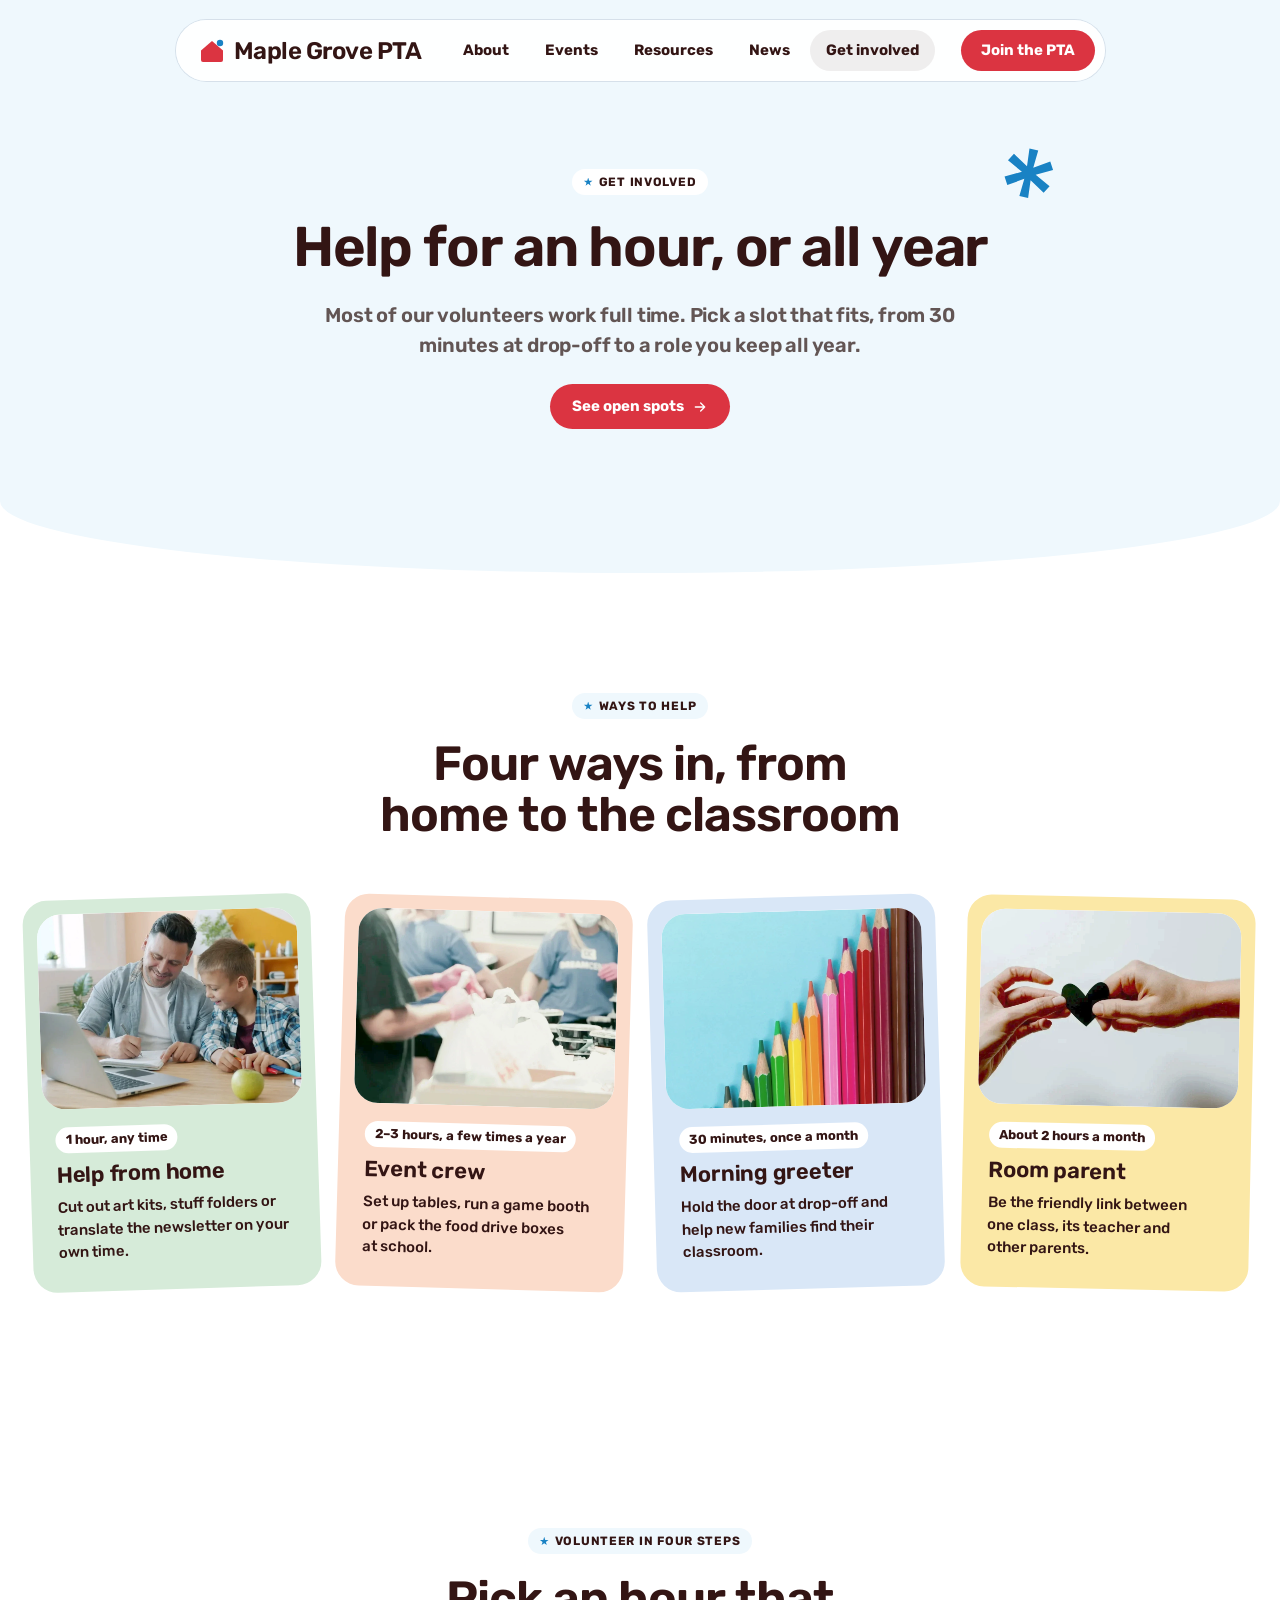
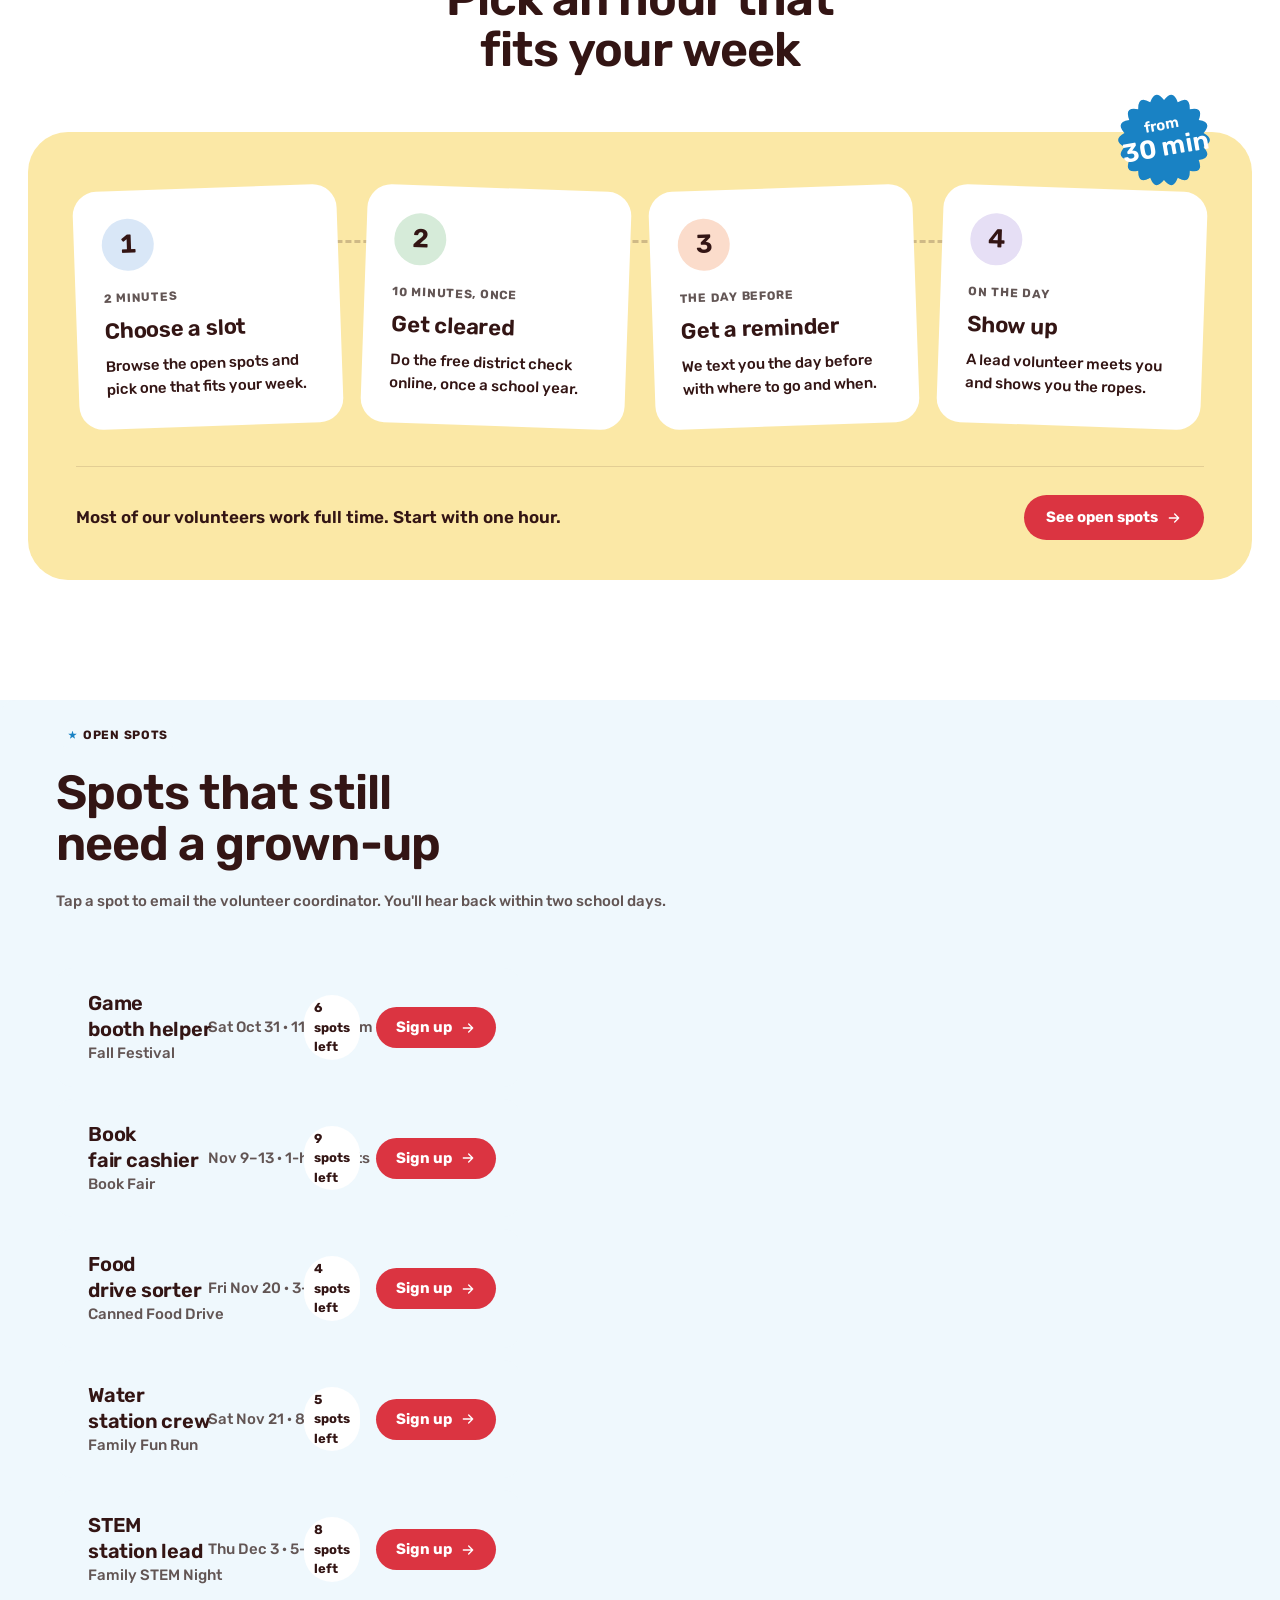
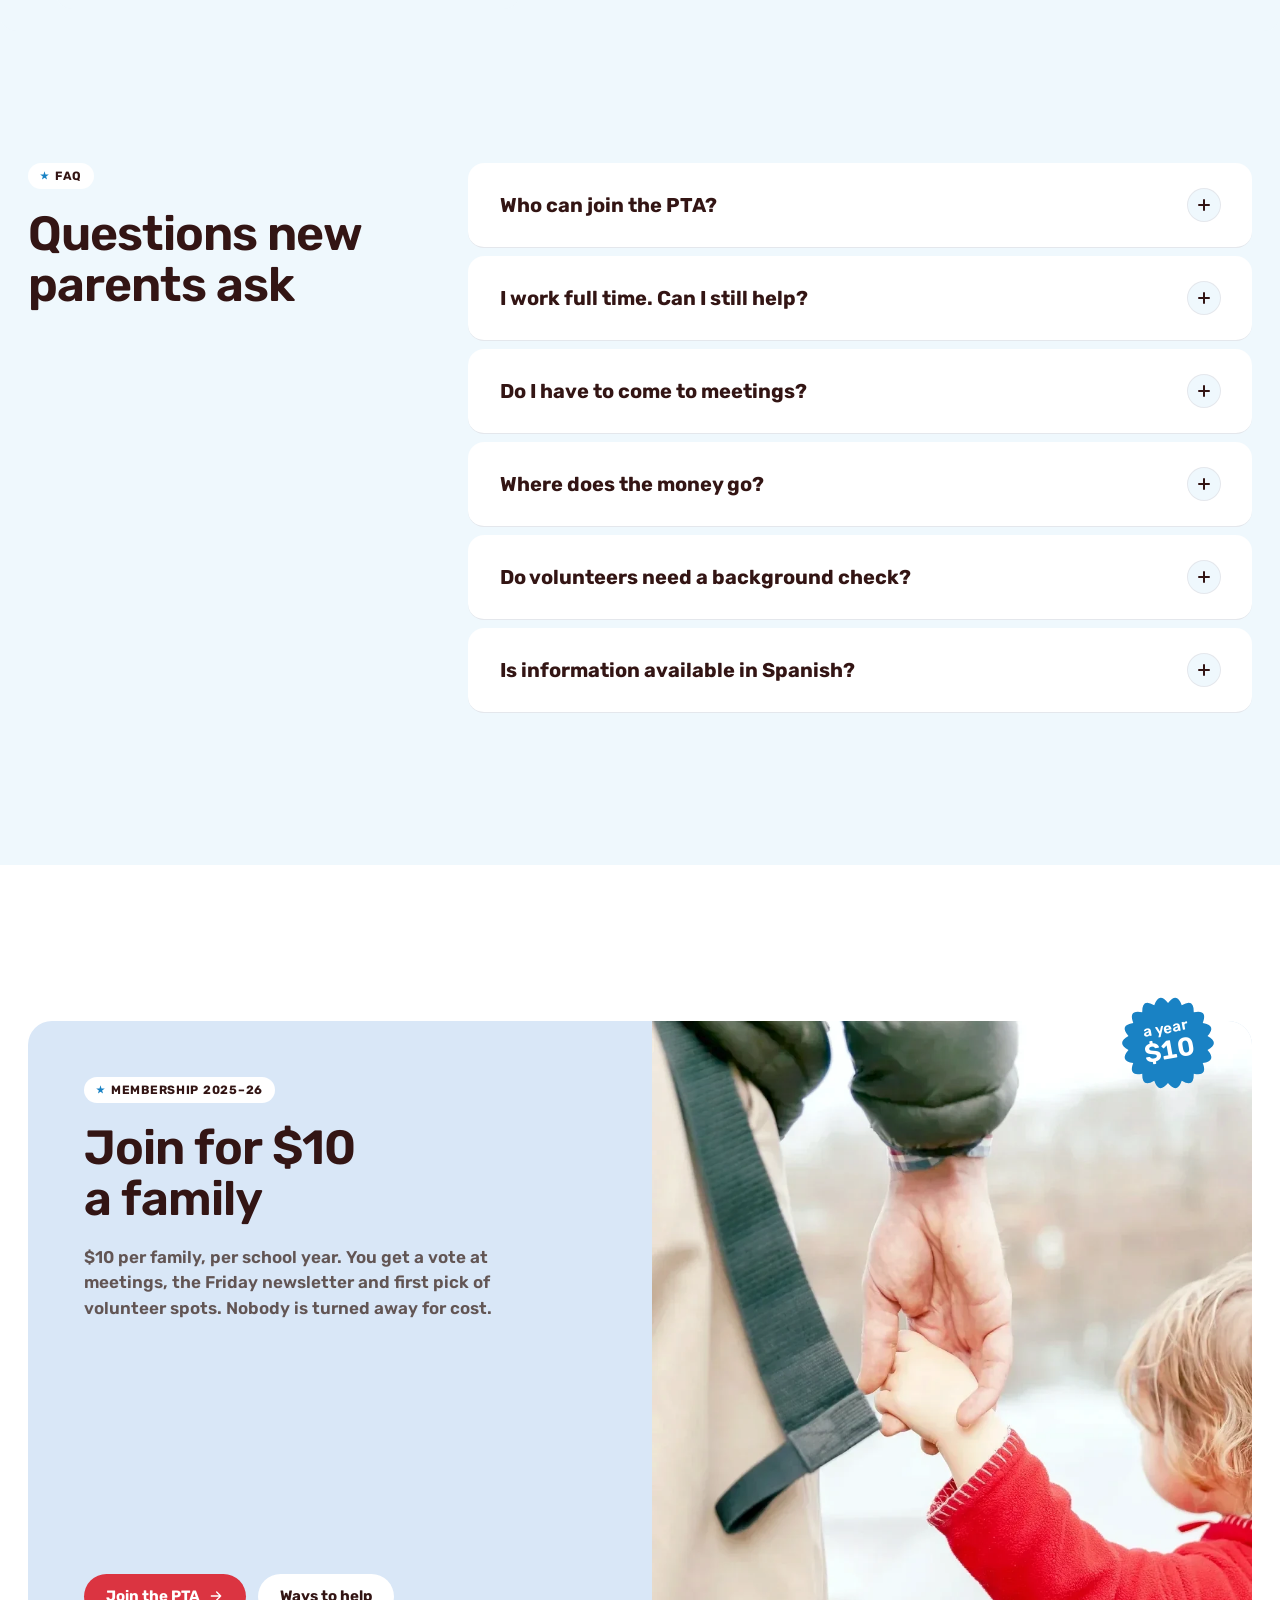
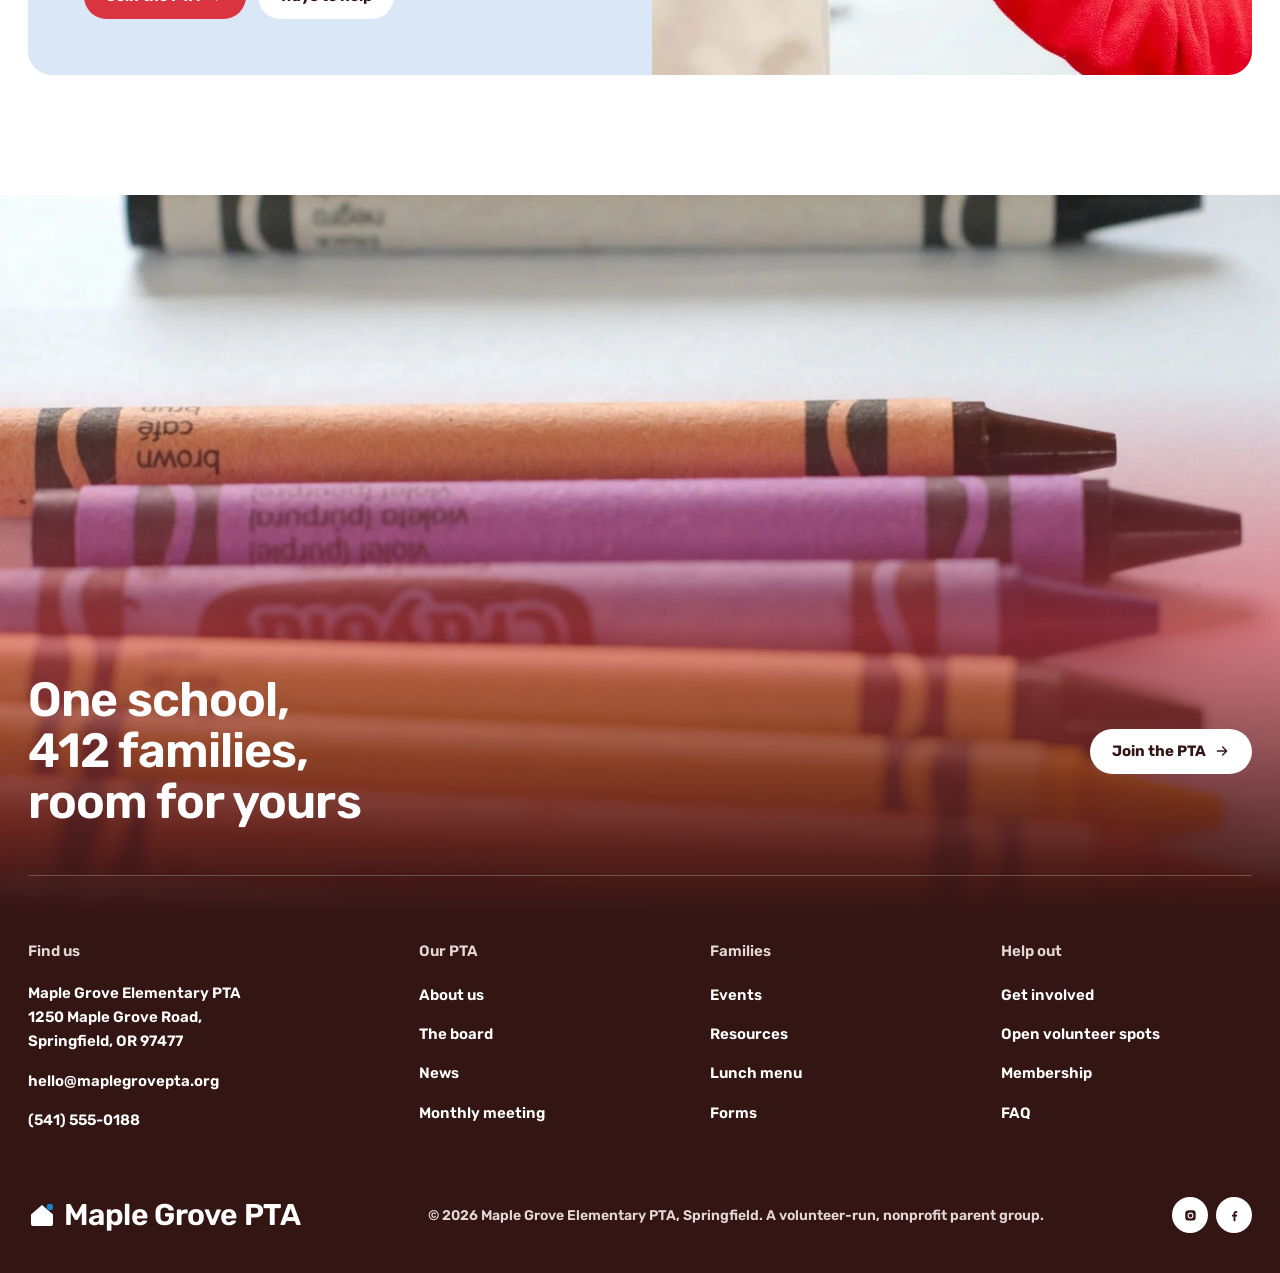
<file: get-involved.html>
<!DOCTYPE html>

<html lang="en">
<head>
<meta content="nubi · checked 2026-10-23 · 12 checks passed · director 86/100 · plan d5873763c240b682" name="grayskills"/>
<meta charset="utf-8"/>
<meta content="width=device-width, initial-scale=1" name="viewport">
<title>Volunteer and get involved · Maple Grove Elementary PTA</title>
<meta content="Volunteer at Maple Grove Elementary in Springfield: one-hour slots, help from home, room parents and open spots for upcoming PTA events. Join for $10 a family." name="description"/>
<link href="https://bbq97.github.io/maple-grove-elementary-pta/get-involved" rel="canonical"/>
<meta content="website" property="og:type">
<meta content="Volunteer and get involved · Maple Grove Elementary PTA" property="og:title">
<meta content="Volunteer at Maple Grove Elementary in Springfield: one-hour slots, help from home, room parents and open spots for upcoming PTA events. Join for $10 a family." property="og:description"/>
<meta content="https://bbq97.github.io/maple-grove-elementary-pta/images/help-2-share.jpg" property="og:image"/>
<meta content="summary_large_image" name="twitter:card"/>
<link href="favicon.svg" rel="icon" type="image/svg+xml"/>
<link href="https://fonts.googleapis.com" rel="preconnect"/><link crossorigin="" href="https://fonts.gstatic.com" rel="preconnect"/>
<link href="theme.css" rel="stylesheet"/>
<link href="tokens.css" rel="stylesheet"/>
<link href="palette.css" rel="stylesheet"/>
<link href="type.css" rel="stylesheet"/>
<link href="theme-links.css" rel="stylesheet"/>
<link href="nubi.css" rel="stylesheet"/>
<link href="site.css" rel="stylesheet"/>
<link href="type-fix.css" rel="stylesheet"/>
<link href="motion/motion.css" rel="stylesheet"/>
<link href="motion/micro.css" rel="stylesheet"/>
<script data-rules="motion/rules.json" src="motion/motion.js"></script>
<script defer="" src="motion/micro.js"></script>
</meta></meta></meta><meta content="https://bbq97.github.io/maple-grove-elementary-pta/get-involved" property="og:url"/></head>
<body class="involved" data-art-group="sticker-badge">
<a class="sr-only" href="#main">Skip to content</a>
<svg aria-hidden="true" focusable="false" height="0" style="position:absolute" width="0">
<filter height="120%" id="crayon" width="120%" x="-10%" y="-10%">
<feturbulence basefrequency="0.9" numoctaves="2" result="n" seed="7" type="fractalNoise"></feturbulence>
<fedisplacementmap in="SourceGraphic" in2="n" result="d" scale="3.2" xchannelselector="R" ychannelselector="G"></fedisplacementmap>
<fecomponenttransfer in="n" result="g"><fefunca tablevalues="1 1 1 0.55 1 1 0.7 1" type="discrete"></fefunca></fecomponenttransfer>
<fecomposite in="d" in2="g" operator="in"></fecomposite>
</filter>
</svg>
<header class="site-head" data-gs-section="header">
<div class="site-head__bar">
<a aria-label="Maple Grove PTA home" class="logo" href="./">
<svg aria-hidden="true" viewbox="0 0 28 28"><path d="M3 13.5 14 4l11 9.5V23a2 2 0 0 1-2 2H5a2 2 0 0 1-2-2Z" fill="var(--accent)"></path><circle cx="22" cy="6" fill="var(--pop)" r="3.2"></circle></svg>
      Maple Grove PTA
    </a>
<nav aria-label="Main" class="nav-links">
<a href="about">About</a>
<a href="events">Events</a>
<a href="resources">Resources</a>
<a href="news">News</a>
<a aria-current="page" href="get-involved">Get involved</a>
</nav>
<a class="btn btn--primary btn--sm" href="./#join">Join the PTA</a>
<button aria-controls="drawer" aria-expanded="false" aria-label="Open menu" class="nav-toggle" type="button">
<svg fill="none" stroke-linecap="round" stroke-width="2.2" viewbox="0 0 24 24"><path d="M4 8h16M4 16h16"></path></svg>
</button>
</div>
<nav aria-label="Mobile" class="drawer" id="drawer">
<a href="about">About</a>
<a href="events">Events</a>
<a href="resources">Resources</a>
<a href="news">News</a>
<a aria-current="page" href="get-involved">Get involved</a>
<a class="btn btn--primary" href="./#join">Join the PTA</a>
</nav>
</header>
<main id="main">
<section aria-labelledby="involved-hero-title" class="pt-phero" data-gs-section="involved-hero">
<div class="wrap pt-phero__in">
<span class="chip chip--white">Get involved</span>
<h1 class="t-h1" id="involved-hero-title">Help for an hour, or all year</h1>
<p class="t-lead">Most of our volunteers work full time. Pick a slot that fits, from 30 minutes at drop-off to a role you keep all year.</p>
<a class="btn btn--primary" href="#roles">See open spots <svg aria-hidden="true" fill="none" stroke="currentColor" stroke-linecap="round" stroke-linejoin="round" stroke-width="2" viewbox="0 0 24 24"><path d="M5 12h14M13 6l6 6-6 6"></path></svg></a>
</div>
<svg aria-hidden="true" class="pt-ast" viewbox="0 0 100 100"><path d="M43 6h14l-2 28 24-15 7 12-25 13 25 13-7 12-24-15 2 28H43l2-28-24 15-7-12 25-13-25-13 7-12 24 15Z"></path></svg>
</section>
<section aria-labelledby="ways-title" class="pt-helps pt-sec pt-sec--white pt-after" data-gs-section="ways" data-review="ways">
<div class="wrap">
<div class="pt-head center">
<span class="chip">Ways to help</span>
<h2 class="t-h2" id="ways-title">Four ways in, from home to the classroom</h2>
</div>
<div class="pt-help__grid" data-gs-collection="ways">
<template data-gs-item=""><article class="pt-help">
<div class="pt-help__img"><img alt="" data-gs-field="image" height="750" loading="lazy" src="" width="1000"/></div>
<div class="pt-help__body"><span class="tag" data-gs-field="time"></span><h3 class="t-h4" data-gs-field="title"></h3><p data-gs-field="line"></p></div>
</article></template><article class="pt-help" data-gs-generated="ways:from-home">
<div class="pt-help__img"><img alt="A father and son working together at a laptop at home" data-gs-field="image" height="750" loading="lazy" src="images/help-1.webp" width="1000"/></div>
<div class="pt-help__body"><span class="tag" data-gs-field="time">1 hour, any time</span><h3 class="t-h4" data-gs-field="title">Help from home</h3><p data-gs-field="line">Cut out art kits, stuff folders or translate the newsletter on your own time.</p></div>
</article><article class="pt-help" data-gs-generated="ways:event-crew">
<div class="pt-help__img"><img alt="Volunteers packing bags of food at a long table" data-gs-field="image" height="750" loading="lazy" src="images/help-2.webp" width="1000"/></div>
<div class="pt-help__body"><span class="tag" data-gs-field="time">2–3 hours, a few times a year</span><h3 class="t-h4" data-gs-field="title">Event crew</h3><p data-gs-field="line">Set up tables, run a game booth or pack the food drive boxes at school.</p></div>
</article><article class="pt-help" data-gs-generated="ways:morning-greeter">
<div class="pt-help__img"><img alt="A rainbow row of colored pencils on a bright blue table" data-gs-field="image" height="750" loading="lazy" src="images/help-3.webp" width="1000"/></div>
<div class="pt-help__body"><span class="tag" data-gs-field="time">30 minutes, once a month</span><h3 class="t-h4" data-gs-field="title">Morning greeter</h3><p data-gs-field="line">Hold the door at drop-off and help new families find their classroom.</p></div>
</article><article class="pt-help" data-gs-generated="ways:room-parent">
<div class="pt-help__img"><img alt="Two hands passing a small paper heart" data-gs-field="image" height="750" loading="lazy" src="images/help-4.webp" width="1000"/></div>
<div class="pt-help__body"><span class="tag" data-gs-field="time">About 2 hours a month</span><h3 class="t-h4" data-gs-field="title">Room parent</h3><p data-gs-field="line">Be the friendly link between one class, its teacher and other parents.</p></div>
</article>
</div>
</div>
</section>
<section aria-labelledby="steps-title" class="pt-steps pt-sec pt-sec--white" data-gs-section="volunteer-steps" data-review="volunteer-steps">
<div class="wrap">
<div class="pt-head center">
<span class="chip">Volunteer in four steps</span>
<h2 class="t-h2" id="steps-title">Pick an hour that fits your week</h2>
</div>
<div class="pt-steps__band pt-steps__band--cards">
<ol class="pt-steps__cards">
<li class="pt-scard"><span aria-hidden="true" class="pt-scard__n">1</span><span class="t-label">2 minutes</span><h3 class="t-h4">Choose a slot</h3><p>Browse the open spots and pick one that fits your week.</p></li>
<li class="pt-scard"><span aria-hidden="true" class="pt-scard__n">2</span><span class="t-label">10 minutes, once</span><h3 class="t-h4">Get cleared</h3><p>Do the free district check online, once a school year.</p></li>
<li class="pt-scard"><span aria-hidden="true" class="pt-scard__n">3</span><span class="t-label">The day before</span><h3 class="t-h4">Get a reminder</h3><p>We text you the day before with where to go and when.</p></li>
<li class="pt-scard"><span aria-hidden="true" class="pt-scard__n">4</span><span class="t-label">On the day</span><h3 class="t-h4">Show up</h3><p>A lead volunteer meets you and shows you the ropes.</p></li>
</ol>
<div class="pt-steps__foot"><p>Most of our volunteers work full time. Start with one hour.</p><a class="btn btn--primary" href="get-involved#roles">See open spots <svg aria-hidden="true" fill="none" stroke="currentColor" stroke-linecap="round" stroke-linejoin="round" stroke-width="2" viewbox="0 0 24 24"><path d="M5 12h14M13 6l6 6-6 6"></path></svg></a></div>
<span aria-hidden="true" class="pt-badge" data-m-float=""><svg viewbox="0 0 120 120"><path d="M103.0 60.0 Q115.1 69.7 100.4 74.7 Q108.5 88.0 92.9 87.6 Q96.0 102.9 81.5 97.2 Q79.2 112.6 67.5 102.3 Q60.0 116.0 52.5 102.3 Q40.8 112.6 38.5 97.2 Q24.0 102.9 27.1 87.6 Q11.5 88.0 19.6 74.7 Q4.9 69.7 17.0 60.0 Q4.9 50.3 19.6 45.3 Q11.5 32.0 27.1 32.4 Q24.0 17.1 38.5 22.8 Q40.8 7.4 52.5 17.7 Q60.0 4.0 67.5 17.7 Q79.2 7.4 81.5 22.8 Q96.0 17.1 92.9 32.4 Q108.5 32.0 100.4 45.3 Q115.1 50.3 103.0 60.0Z"></path></svg><span class="pt-badge__t">from<b>30 min</b></span></span>
</div>
</div>
</section>
<section aria-labelledby="open-title" class="pt-open pt-sec pt-sec--white" data-gs-section="open-spots" data-review="open-spots" id="roles">
<div class="wrap">
<div class="pt-head">
<span class="chip">Open spots</span>
<h2 class="t-h2" id="open-title">Spots that still need a grown-up</h2>
<p>Tap a spot to email the volunteer coordinator. You'll hear back within two school days.</p>
</div>
<div class="pt-open__list" data-gs-collection="openings">
<template data-gs-item=""><article class="pt-open">
<div><h3 data-gs-field="role"></h3><span class="pt-open__ev" data-gs-field="event"></span></div>
<p data-gs-field="when"></p>
<span class="tag" data-gs-field="spots"></span>
<a aria-label="Sign up for this volunteer spot" class="btn btn--primary btn--sm" data-gs-field="signup" href="#">Sign up <svg aria-hidden="true" fill="none" stroke="currentColor" stroke-linecap="round" stroke-linejoin="round" stroke-width="2" viewbox="0 0 24 24"><path d="M5 12h14M13 6l6 6-6 6"></path></svg></a>
</article></template><article class="pt-open" data-gs-generated="openings:festival-games">
<div><h3 data-gs-field="role">Game booth helper</h3><span class="pt-open__ev" data-gs-field="event">Fall Festival</span></div>
<p data-gs-field="when">Sat Oct 31 · 11 am–1 pm</p>
<span class="tag" data-gs-field="spots">6 spots left</span>
<a aria-label="Sign up for this volunteer spot" class="btn btn--primary btn--sm" data-gs-field="signup" href="mailto:volunteer@maplegrovepta.org?subject=Fall%20Festival%20game%20booth">Sign up <svg aria-hidden="true" fill="none" stroke="currentColor" stroke-linecap="round" stroke-linejoin="round" stroke-width="2" viewbox="0 0 24 24"><path d="M5 12h14M13 6l6 6-6 6"></path></svg></a>
</article><article class="pt-open" data-gs-generated="openings:book-fair-cashier">
<div><h3 data-gs-field="role">Book fair cashier</h3><span class="pt-open__ev" data-gs-field="event">Book Fair</span></div>
<p data-gs-field="when">Nov 9–13 · 1-hour slots</p>
<span class="tag" data-gs-field="spots">9 spots left</span>
<a aria-label="Sign up for this volunteer spot" class="btn btn--primary btn--sm" data-gs-field="signup" href="mailto:volunteer@maplegrovepta.org?subject=Book%20Fair%20cashier">Sign up <svg aria-hidden="true" fill="none" stroke="currentColor" stroke-linecap="round" stroke-linejoin="round" stroke-width="2" viewbox="0 0 24 24"><path d="M5 12h14M13 6l6 6-6 6"></path></svg></a>
</article><article class="pt-open" data-gs-generated="openings:food-drive-sort">
<div><h3 data-gs-field="role">Food drive sorter</h3><span class="pt-open__ev" data-gs-field="event">Canned Food Drive</span></div>
<p data-gs-field="when">Fri Nov 20 · 3–4 pm</p>
<span class="tag" data-gs-field="spots">4 spots left</span>
<a aria-label="Sign up for this volunteer spot" class="btn btn--primary btn--sm" data-gs-field="signup" href="mailto:volunteer@maplegrovepta.org?subject=Food%20drive%20sorting">Sign up <svg aria-hidden="true" fill="none" stroke="currentColor" stroke-linecap="round" stroke-linejoin="round" stroke-width="2" viewbox="0 0 24 24"><path d="M5 12h14M13 6l6 6-6 6"></path></svg></a>
</article><article class="pt-open" data-gs-generated="openings:fun-run-water">
<div><h3 data-gs-field="role">Water station crew</h3><span class="pt-open__ev" data-gs-field="event">Family Fun Run</span></div>
<p data-gs-field="when">Sat Nov 21 · 8–11 am</p>
<span class="tag" data-gs-field="spots">5 spots left</span>
<a aria-label="Sign up for this volunteer spot" class="btn btn--primary btn--sm" data-gs-field="signup" href="mailto:volunteer@maplegrovepta.org?subject=Fun%20Run%20water%20station">Sign up <svg aria-hidden="true" fill="none" stroke="currentColor" stroke-linecap="round" stroke-linejoin="round" stroke-width="2" viewbox="0 0 24 24"><path d="M5 12h14M13 6l6 6-6 6"></path></svg></a>
</article><article class="pt-open" data-gs-generated="openings:stem-station">
<div><h3 data-gs-field="role">STEM station lead</h3><span class="pt-open__ev" data-gs-field="event">Family STEM Night</span></div>
<p data-gs-field="when">Thu Dec 3 · 5–8 pm</p>
<span class="tag" data-gs-field="spots">8 spots left</span>
<a aria-label="Sign up for this volunteer spot" class="btn btn--primary btn--sm" data-gs-field="signup" href="mailto:volunteer@maplegrovepta.org?subject=STEM%20Night%20station">Sign up <svg aria-hidden="true" fill="none" stroke="currentColor" stroke-linecap="round" stroke-linejoin="round" stroke-width="2" viewbox="0 0 24 24"><path d="M5 12h14M13 6l6 6-6 6"></path></svg></a>
</article>
</div>
</div>
</section>
<section aria-labelledby="faq-title" class="h-faq sec sec--paper on-paper" data-gs-section="faq" id="faq">
<div class="wrap h-faq__grid">
<div class="h-faq__side">
<span class="chip">FAQ</span>
<h2 class="t-h2" id="faq-title">Questions new parents ask</h2>
</div>
<div class="faq" data-gs-collection="faqs">
<template data-gs-item=""><details><summary><span data-gs-field="q"></span><i aria-hidden="true"></i></summary><p data-gs-field="a"></p></details></template><details data-gs-generated="faqs:who-can-join"><summary><span data-gs-field="q">Who can join the PTA?</span><i aria-hidden="true"></i></summary><p data-gs-field="a">Any parent, guardian, grandparent, teacher or staff member at Maple Grove. Dues are $10 per family, per school year, and nobody is turned away for cost.</p></details><details data-gs-generated="faqs:time"><summary><span data-gs-field="q">I work full time. Can I still help?</span><i aria-hidden="true"></i></summary><p data-gs-field="a">Yes. Most of our slots are one hour, and many happen on weekends, in the evening or from home. Pick what fits; there is no minimum.</p></details><details data-gs-generated="faqs:meetings"><summary><span data-gs-field="q">Do I have to come to meetings?</span><i aria-hidden="true"></i></summary><p data-gs-field="a">No, but you are welcome. Meetings are the second Tuesday at 6:30 pm in the library, with free childcare in the gym and a video link.</p></details><details data-gs-generated="faqs:money"><summary><span data-gs-field="q">Where does the money go?</span><i aria-hidden="true"></i></summary><p data-gs-field="a">Teacher grants, library books, field trip buses, recess gear and family events. The treasurer shares the full budget at every meeting.</p></details><details data-gs-generated="faqs:clearance"><summary><span data-gs-field="q">Do volunteers need a background check?</span><i aria-hidden="true"></i></summary><p data-gs-field="a">For time with students, yes: the district clearance is free, online and good for the whole school year. Help from home needs no check.</p></details><details data-gs-generated="faqs:spanish"><summary><span data-gs-field="q">Is information available in Spanish?</span><i aria-hidden="true"></i></summary><p data-gs-field="a">Yes. The Friday newsletter goes out in English and Spanish, and every meeting has a Spanish interpreter.</p></details>
</div>
</div>
</section>
<section aria-labelledby="join-title" class="pt-join sec sec--white h-enroll" data-gs-section="join" id="join">
<div class="wrap">
<div class="h-split h-split--sky h-split--rev">
<div class="h-split__body">
<div class="h-split__top">
<span class="chip chip--white"><span data-mi="flip" data-mi-after="900" data-mi-from="Membership 2025–26">Membership 2026–27</span></span>
<h2 class="t-h2" id="join-title">Join for $10 a family</h2>
<p class="lead">$10 per family, per school year. You get a vote at meetings, the Friday newsletter and first pick of volunteer spots. Nobody is turned away for cost.</p>
</div>
<div class="btn-row">
<a class="btn btn--primary" href="mailto:hello@maplegrovepta.org?subject=Join%20the%20PTA">Join the PTA <svg aria-hidden="true" fill="none" stroke="currentColor" stroke-linecap="round" stroke-linejoin="round" stroke-width="2" viewbox="0 0 24 24"><path d="M5 12h14M13 6l6 6-6 6"></path></svg></a>
<a class="btn btn--light" href="get-involved">Ways to help</a>
</div>
</div>
<div class="photo h-split__photo pt-join__photo">
<img alt="A parent holding a small child's hand on the walk to school" height="1250" loading="lazy" src="images/join.webp" width="1000"/>
<span aria-hidden="true" class="pt-badge" data-m-float=""><svg viewbox="0 0 120 120"><path d="M103.0 60.0 Q115.1 69.7 100.4 74.7 Q108.5 88.0 92.9 87.6 Q96.0 102.9 81.5 97.2 Q79.2 112.6 67.5 102.3 Q60.0 116.0 52.5 102.3 Q40.8 112.6 38.5 97.2 Q24.0 102.9 27.1 87.6 Q11.5 88.0 19.6 74.7 Q4.9 69.7 17.0 60.0 Q4.9 50.3 19.6 45.3 Q11.5 32.0 27.1 32.4 Q24.0 17.1 38.5 22.8 Q40.8 7.4 52.5 17.7 Q60.0 4.0 67.5 17.7 Q79.2 7.4 81.5 22.8 Q96.0 17.1 92.9 32.4 Q108.5 32.0 100.4 45.3 Q115.1 50.3 103.0 60.0Z"></path></svg><span class="pt-badge__t">a year<b>$10</b></span></span>
</div>
</div>
</div>
</section>
</main>
<footer class="foot" data-gs-section="footer">
<div class="foot__photo site-footer__photo"><img alt="A row of bright crayons on a white table" height="1080" loading="lazy" src="images/footer.webp" width="2880"/></div>
<div class="foot__inner wrap">
<div class="foot__cta">
<h2 class="t-h2">One school, 412 families, room for yours</h2>
<a class="btn btn--light" href="./#join">Join the PTA <svg aria-hidden="true" fill="none" stroke="currentColor" stroke-linecap="round" stroke-linejoin="round" stroke-width="2" viewbox="0 0 24 24"><path d="M5 12h14M13 6l6 6-6 6"></path></svg></a>
</div>
<div class="foot__cols">
<div>
<h3>Find us</h3>
<address>Maple Grove Elementary PTA<br/>1250 Maple Grove Road,<br/>Springfield, OR 97477</address>
<ul style="margin-top:14px"><li><a href="mailto:hello@maplegrovepta.org">hello@maplegrovepta.org</a></li><li><a href="tel:+15415550188">(541) 555-0188</a></li></ul>
</div>
<div><h3>Our PTA</h3><ul><li><a href="about">About us</a></li><li><a href="about#board">The board</a></li><li><a href="news">News</a></li><li><a href="./#meeting">Monthly meeting</a></li></ul></div>
<div><h3>Families</h3><ul><li><a href="events">Events</a></li><li><a href="resources">Resources</a></li><li><a href="files/lunch-menu-november.pdf">Lunch menu</a></li><li><a href="resources#documents">Forms</a></li></ul></div>
<div><h3>Help out</h3><ul><li><a href="get-involved">Get involved</a></li><li><a href="get-involved#roles">Open volunteer spots</a></li><li><a href="./#join">Membership</a></li><li><a href="./#faq">FAQ</a></li></ul></div>
</div>
<div class="foot__base">
<a aria-label="Maple Grove PTA home" class="logo" href="./"><svg aria-hidden="true" viewbox="0 0 28 28"><path d="M3 13.5 14 4l11 9.5V23a2 2 0 0 1-2 2H5a2 2 0 0 1-2-2Z" fill="var(--on-dark)"></path><circle cx="22" cy="6" fill="var(--pop)" r="3.2"></circle></svg>Maple Grove PTA</a>
<span>© 2026 Maple Grove Elementary PTA, Springfield. A volunteer-run, nonprofit parent group.</span>
<div class="socials">
<a aria-label="Maple Grove PTA on Instagram" href="https://www.instagram.com/"><svg viewbox="0 0 24 24"><path d="M12 7.3a4.7 4.7 0 1 0 0 9.4 4.7 4.7 0 0 0 0-9.4Zm0 7.7a3 3 0 1 1 0-6 3 3 0 0 1 0 6Zm6-7.9a1.1 1.1 0 1 1-2.2 0 1.1 1.1 0 0 1 2.2 0ZM12 3.6c2.7 0 3 0 4.1.1 2.7.1 4 1.4 4.1 4.1.1 1.1.1 1.4.1 4.1s0 3-.1 4.1c-.1 2.7-1.4 4-4.1 4.1-1.1.1-1.4.1-4.1.1s-3 0-4.1-.1c-2.7-.1-4-1.4-4.1-4.1C3.7 15 3.6 14.7 3.6 12s0-3 .1-4.1c.1-2.7 1.4-4 4.1-4.1 1.1-.1 1.4-.1 4.2-.1Z"></path></svg></a>
<a aria-label="Maple Grove PTA on Facebook" href="https://www.facebook.com/"><svg viewbox="0 0 24 24"><path d="M13.5 21v-7.4h2.5l.4-2.9h-2.9V8.9c0-.8.2-1.4 1.4-1.4h1.6V4.9c-.3 0-1.2-.1-2.3-.1-2.3 0-3.8 1.4-3.8 3.9v2.1H8v2.9h2.5V21h3Z"></path></svg></a>
</div>
</div>
</div>
</footer>
<script src="nubi.js"></script>
<script type="speculationrules">{"prefetch":[{"where":{"and":[{"href_matches":"/*"},{"not":{"selector_matches":"[download],[target=_blank],[rel~=nofollow]"}}]},"eagerness":"moderate"}]}</script>
<script data-gs-instant>/* Grayskills: open the next page instantly (loads it while the pointer is on the link) */(function(){if(window.HTMLScriptElement&&HTMLScriptElement.supports&&HTMLScriptElement.supports("speculationrules"))return;var d={};function p(e){var a=e.target&&e.target.closest&&e.target.closest("a[href]");if(!a||a.origin!==location.origin||a.target==="_blank"||a.hasAttribute("download")||d[a.href]||(a.pathname===location.pathname&&a.hash))return;d[a.href]=1;var l=document.createElement("link");l.rel="prefetch";l.href=a.href;document.head.appendChild(l)}addEventListener("mouseover",p,{passive:true});addEventListener("touchstart",p,{passive:true})})();</script>
</body>
</html>
</file>
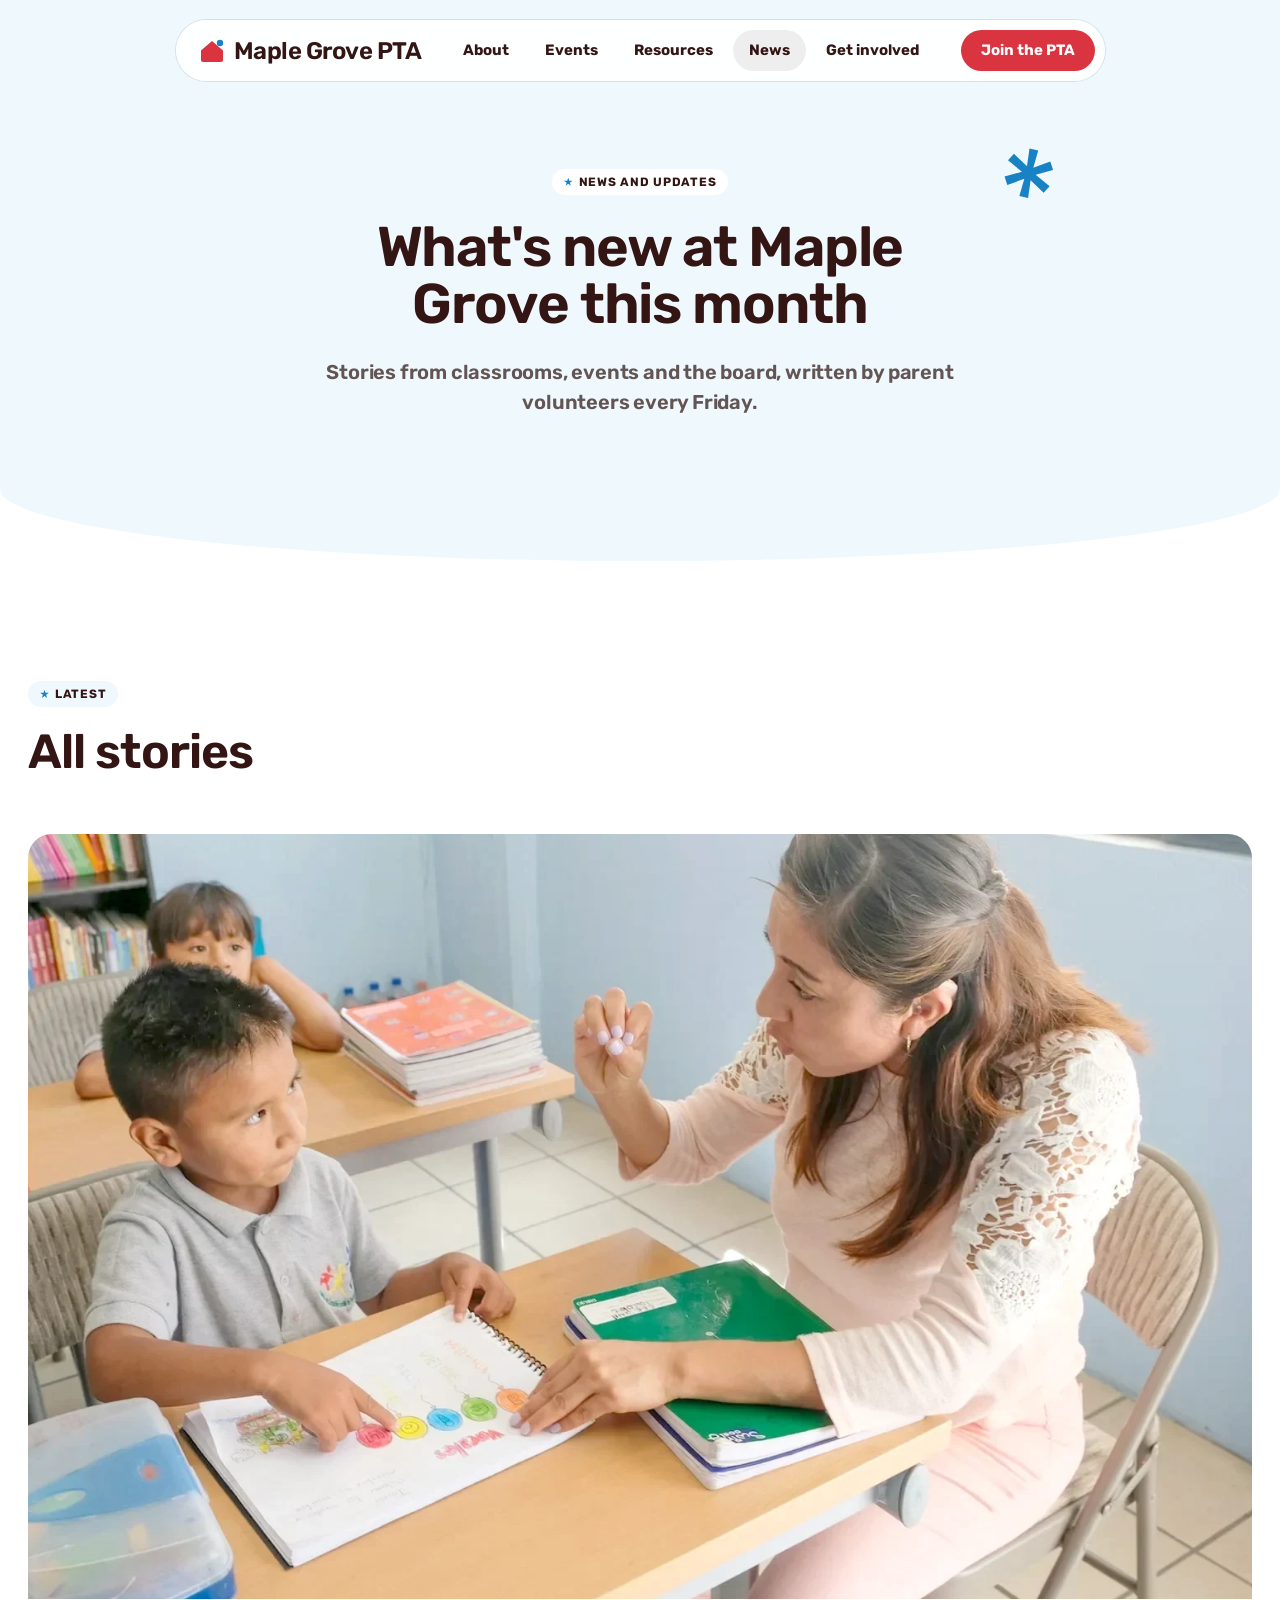
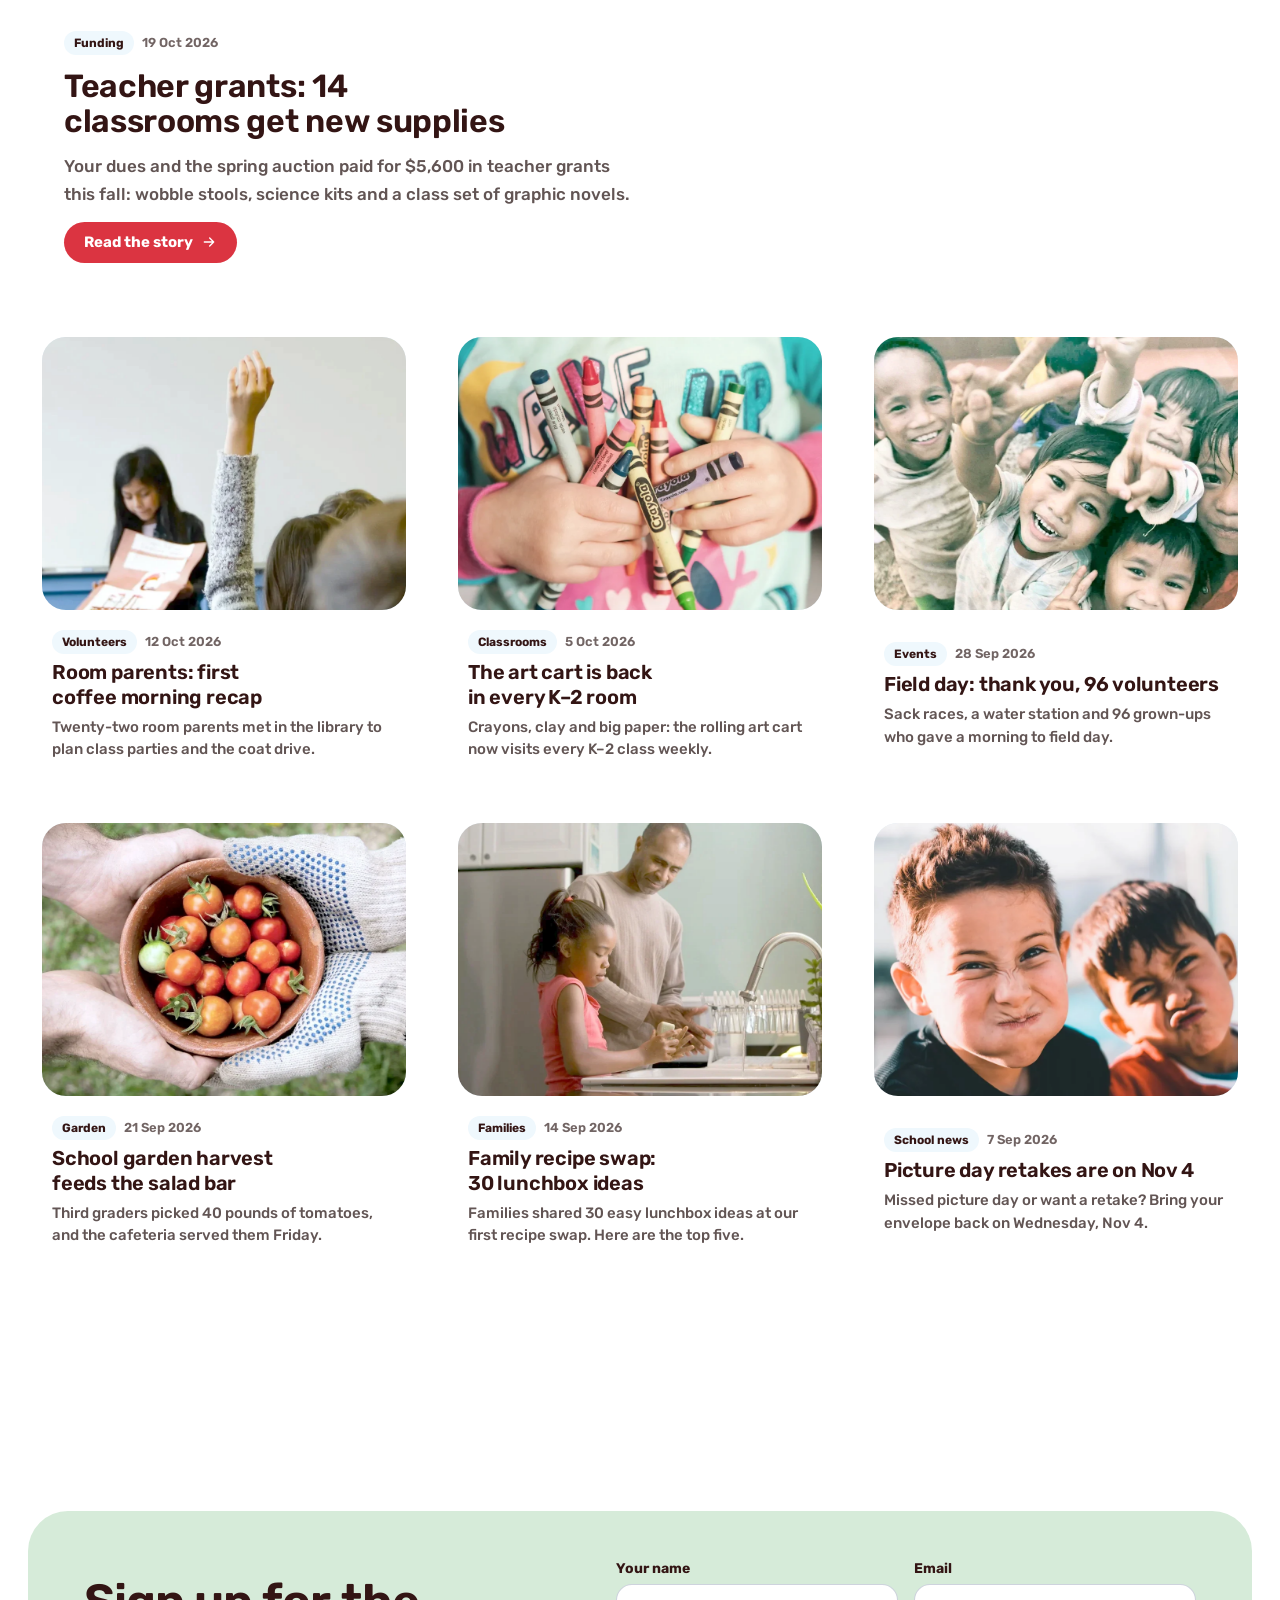
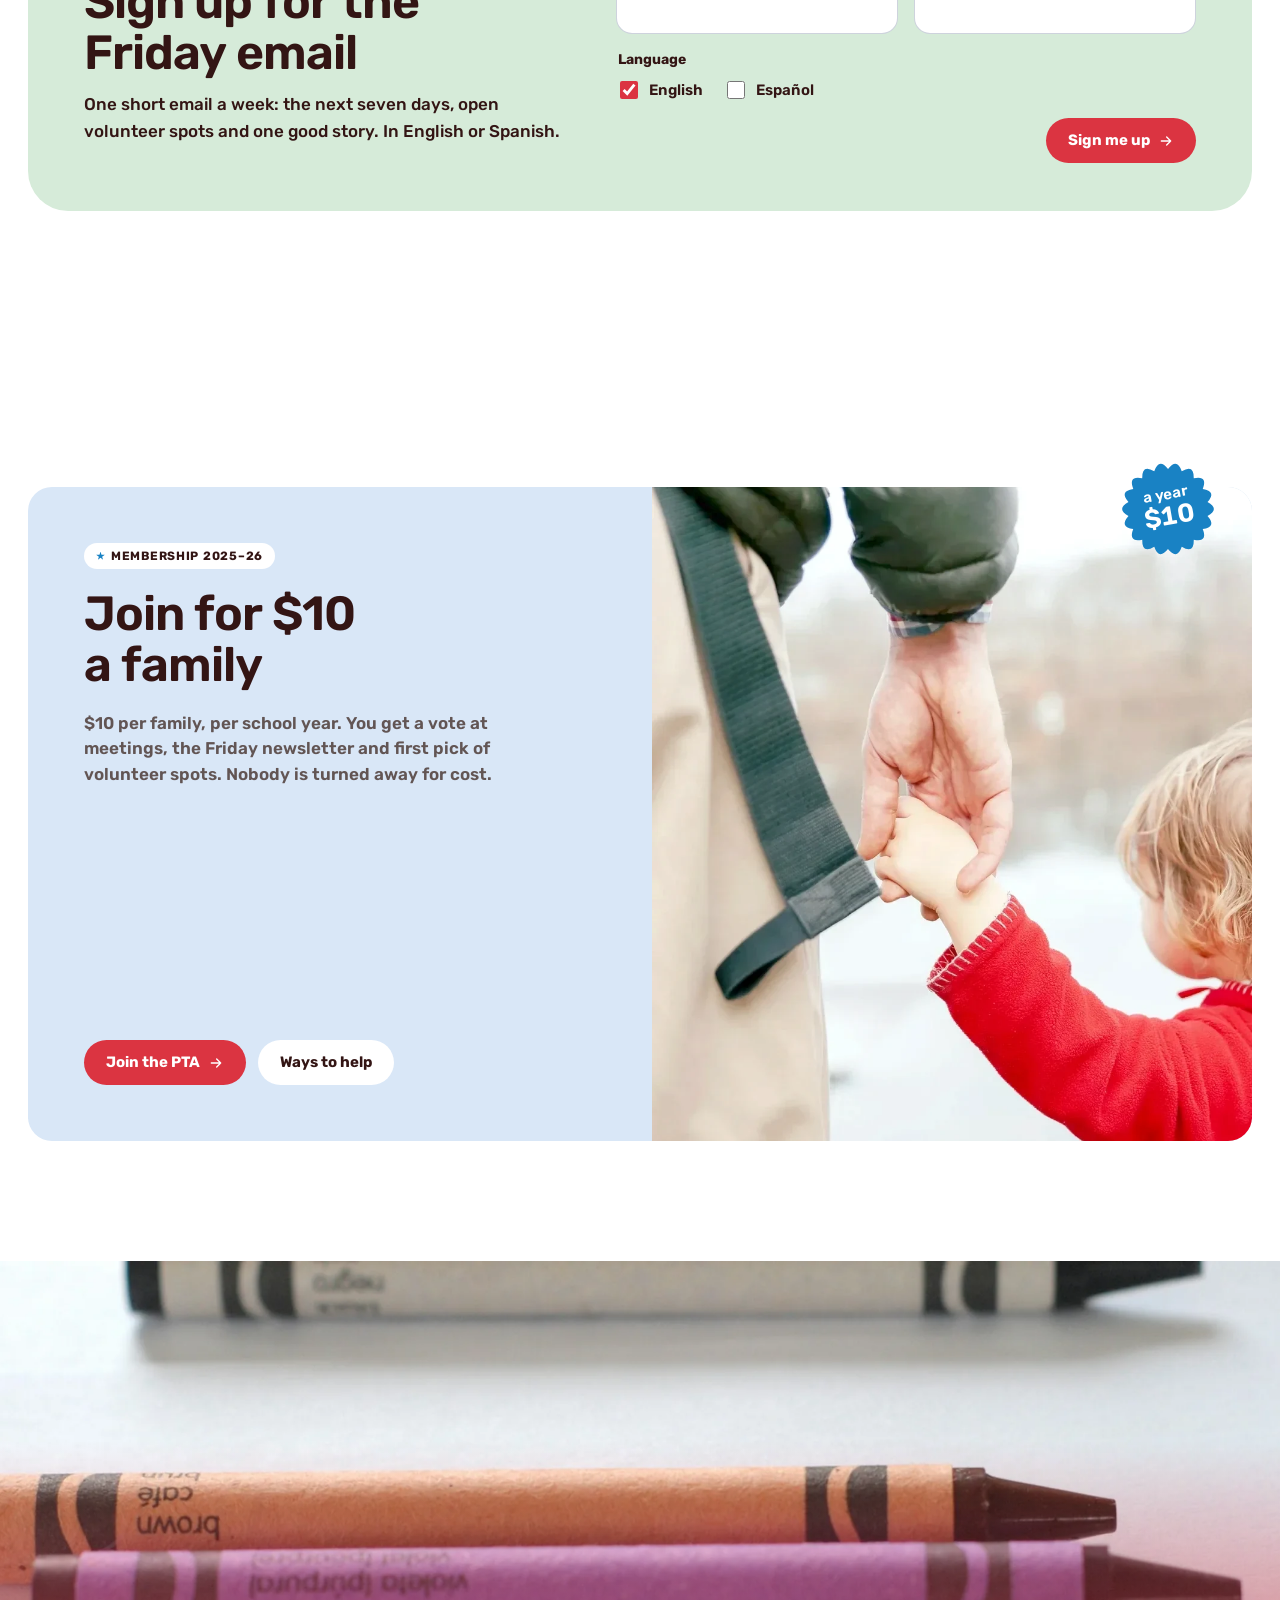
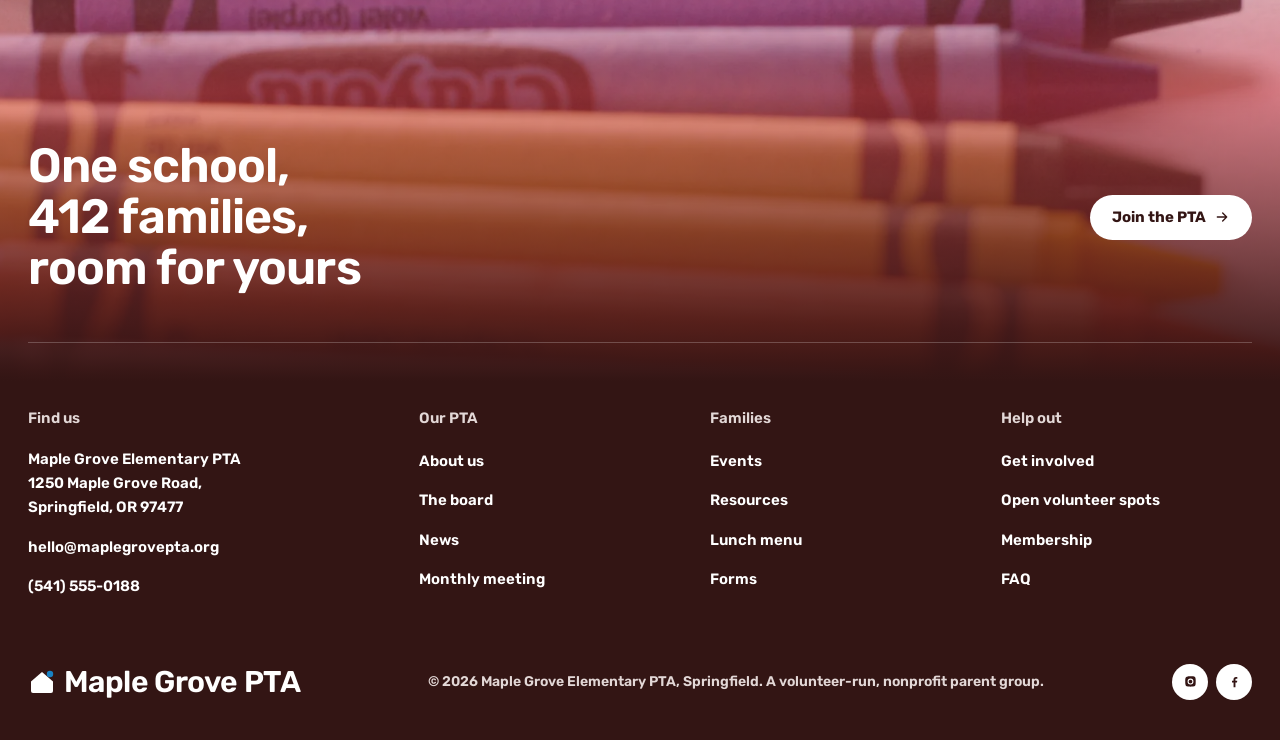
<file: news.html>
<!DOCTYPE html>

<html lang="en">
<head>
<meta content="nubi · checked 2026-10-23 · 12 checks passed · director 86/100 · plan d5873763c240b682" name="grayskills"/>
<meta charset="utf-8"/>
<meta content="width=device-width, initial-scale=1" name="viewport">
<title>PTA news and updates · Maple Grove Elementary PTA</title>
<meta content="News from Maple Grove Elementary in Springfield: teacher grants, classroom stories, event recaps and the Friday PTA newsletter for busy parents." name="description"/>
<link href="https://bbq97.github.io/maple-grove-elementary-pta/news" rel="canonical"/>
<meta content="website" property="og:type">
<meta content="PTA news and updates · Maple Grove Elementary PTA" property="og:title">
<meta content="News from Maple Grove Elementary in Springfield: teacher grants, classroom stories, event recaps and the Friday PTA newsletter for busy parents." property="og:description"/>
<meta content="https://bbq97.github.io/maple-grove-elementary-pta/images/news-lead-share.jpg" property="og:image"/>
<meta content="summary_large_image" name="twitter:card"/>
<link href="favicon.svg" rel="icon" type="image/svg+xml"/>
<link href="https://fonts.googleapis.com" rel="preconnect"/><link crossorigin="" href="https://fonts.gstatic.com" rel="preconnect"/>
<link href="theme.css" rel="stylesheet"/>
<link href="tokens.css" rel="stylesheet"/>
<link href="palette.css" rel="stylesheet"/>
<link href="type.css" rel="stylesheet"/>
<link href="theme-links.css" rel="stylesheet"/>
<link href="nubi.css" rel="stylesheet"/>
<link href="site.css" rel="stylesheet"/>
<link href="type-fix.css" rel="stylesheet"/>
<link href="motion/motion.css" rel="stylesheet"/>
<link href="motion/micro.css" rel="stylesheet"/>
<script data-rules="motion/rules.json" src="motion/motion.js"></script>
<script defer="" src="motion/micro.js"></script>
</meta></meta></meta><meta content="https://bbq97.github.io/maple-grove-elementary-pta/news" property="og:url"/></head>
<body class="news" data-art-group="sticker-badge">
<a class="sr-only" href="#main">Skip to content</a>
<svg aria-hidden="true" focusable="false" height="0" style="position:absolute" width="0">
<filter height="120%" id="crayon" width="120%" x="-10%" y="-10%">
<feturbulence basefrequency="0.9" numoctaves="2" result="n" seed="7" type="fractalNoise"></feturbulence>
<fedisplacementmap in="SourceGraphic" in2="n" result="d" scale="3.2" xchannelselector="R" ychannelselector="G"></fedisplacementmap>
<fecomponenttransfer in="n" result="g"><fefunca tablevalues="1 1 1 0.55 1 1 0.7 1" type="discrete"></fefunca></fecomponenttransfer>
<fecomposite in="d" in2="g" operator="in"></fecomposite>
</filter>
</svg>
<header class="site-head" data-gs-section="header">
<div class="site-head__bar">
<a aria-label="Maple Grove PTA home" class="logo" href="./">
<svg aria-hidden="true" viewbox="0 0 28 28"><path d="M3 13.5 14 4l11 9.5V23a2 2 0 0 1-2 2H5a2 2 0 0 1-2-2Z" fill="var(--accent)"></path><circle cx="22" cy="6" fill="var(--pop)" r="3.2"></circle></svg>
      Maple Grove PTA
    </a>
<nav aria-label="Main" class="nav-links">
<a href="about">About</a>
<a href="events">Events</a>
<a href="resources">Resources</a>
<a aria-current="page" href="news">News</a>
<a href="get-involved">Get involved</a>
</nav>
<a class="btn btn--primary btn--sm" href="./#join">Join the PTA</a>
<button aria-controls="drawer" aria-expanded="false" aria-label="Open menu" class="nav-toggle" type="button">
<svg fill="none" stroke-linecap="round" stroke-width="2.2" viewbox="0 0 24 24"><path d="M4 8h16M4 16h16"></path></svg>
</button>
</div>
<nav aria-label="Mobile" class="drawer" id="drawer">
<a href="about">About</a>
<a href="events">Events</a>
<a href="resources">Resources</a>
<a aria-current="page" href="news">News</a>
<a href="get-involved">Get involved</a>
<a class="btn btn--primary" href="./#join">Join the PTA</a>
</nav>
</header>
<main id="main">
<section aria-labelledby="news-hero-title" class="pt-phero" data-gs-section="news-hero">
<div class="wrap pt-phero__in">
<span class="chip chip--white">News and updates</span>
<h1 class="t-h1" id="news-hero-title">What's new at Maple Grove this month</h1>
<p class="t-lead">Stories from classrooms, events and the board, written by parent volunteers every Friday.</p>
</div>
<svg aria-hidden="true" class="pt-ast" viewbox="0 0 100 100"><path d="M43 6h14l-2 28 24-15 7 12-25 13 25 13-7 12-24-15 2 28H43l2-28-24 15-7-12 25-13-25-13 7-12 24 15Z"></path></svg>
</section>
<section aria-labelledby="newsall-title" class="pt-news--all pt-sec pt-sec--white pt-after pt-news" data-gs-section="news-list" data-review="news-list">
<div class="wrap">
<div class="pt-head">
<span class="chip">Latest</span>
<h2 class="t-h2" id="newsall-title">All stories</h2>
</div>
<div data-gs-collection="posts" data-gs-filter="featured=true" data-gs-limit="1">
<template data-gs-item=""><article class="pt-news__lead">
<div class="pt-news__img"><img alt="" data-gs-field="image" height="1000" loading="lazy" src="" width="1600"/></div>
<div class="pt-news__lead-body">
<div class="pt-meta"><span class="tag" data-gs-field="category"></span><time data-gs-field="date"></time></div>
<h3 class="t-h3" data-gs-field="title"></h3>
<p data-gs-field="excerpt"></p>
<a aria-label="Read the full story" class="btn btn--primary btn--sm" data-gs-link="" href="#">Read the story <svg aria-hidden="true" fill="none" stroke="currentColor" stroke-linecap="round" stroke-linejoin="round" stroke-width="2" viewbox="0 0 24 24"><path d="M5 12h14M13 6l6 6-6 6"></path></svg></a>
</div>
</article></template><article class="pt-news__lead" data-gs-generated="posts:teacher-grants-2026">
<div class="pt-news__img"><img alt="A teacher sitting beside a boy as he works at his desk" data-gs-field="image" height="1000" loading="lazy" src="images/news-lead.webp" width="1600"/></div>
<div class="pt-news__lead-body">
<div class="pt-meta"><span class="tag" data-gs-field="category">Funding</span><time data-gs-field="date" datetime="2026-10-19">19 Oct 2026</time></div>
<h3 class="t-h3" data-gs-field="title">Teacher grants: 14 classrooms get new supplies</h3>
<p data-gs-field="excerpt">Your dues and the spring auction paid for $5,600 in teacher grants this fall: wobble stools, science kits and a class set of graphic novels.</p>
<a aria-label="Read the full story" class="btn btn--primary btn--sm" data-gs-link="" href="news/teacher-grants-2026">Read the story <svg aria-hidden="true" fill="none" stroke="currentColor" stroke-linecap="round" stroke-linejoin="round" stroke-width="2" viewbox="0 0 24 24"><path d="M5 12h14M13 6l6 6-6 6"></path></svg></a>
</div>
</article>
</div>
<div class="pt-newsgrid" data-gs-collection="posts" data-gs-filter="featured=false">
<template data-gs-item=""><a class="pt-story" data-gs-link="" href="#">
<div class="pt-story__img"><img alt="" data-gs-field="image" height="375" loading="lazy" src="" width="600"/></div>
<div class="pt-story__body"><div class="pt-meta"><span class="tag" data-gs-field="category"></span><time data-gs-field="date"></time></div><h3 data-gs-field="title"></h3><p data-gs-field="excerpt"></p></div>
</a></template><a class="pt-story" data-gs-generated="posts:coffee-morning-recap" data-gs-link="" href="#">
<div class="pt-story__img"><img alt="A girl raising her hand in a busy classroom" data-gs-field="image" height="375" loading="lazy" src="images/story-1.webp" width="600"/></div>
<div class="pt-story__body"><div class="pt-meta"><span class="tag" data-gs-field="category">Volunteers</span><time data-gs-field="date" datetime="2026-10-12">12 Oct 2026</time></div><h3 data-gs-field="title">Room parents: first coffee morning recap</h3><p data-gs-field="excerpt">Twenty-two room parents met in the library to plan class parties and the coat drive.</p></div>
</a><a class="pt-story" data-gs-generated="posts:art-cart-is-back" data-gs-link="" href="#">
<div class="pt-story__img"><img alt="A child holding a big handful of crayons" data-gs-field="image" height="375" loading="lazy" src="images/story-2.webp" width="600"/></div>
<div class="pt-story__body"><div class="pt-meta"><span class="tag" data-gs-field="category">Classrooms</span><time data-gs-field="date" datetime="2026-10-05">5 Oct 2026</time></div><h3 data-gs-field="title">The art cart is back in every K–2 room</h3><p data-gs-field="excerpt">Crayons, clay and big paper: the rolling art cart now visits every K–2 class weekly.</p></div>
</a><a class="pt-story" data-gs-generated="posts:field-day-thank-you" data-gs-link="" href="#">
<div class="pt-story__img"><img alt="A group of children smiling and making peace signs at the camera" data-gs-field="image" height="375" loading="lazy" src="images/story-3.webp" width="600"/></div>
<div class="pt-story__body"><div class="pt-meta"><span class="tag" data-gs-field="category">Events</span><time data-gs-field="date" datetime="2026-09-28">28 Sep 2026</time></div><h3 data-gs-field="title">Field day: thank you, 96 volunteers</h3><p data-gs-field="excerpt">Sack races, a water station and 96 grown-ups who gave a morning to field day.</p></div>
</a><a class="pt-story" data-gs-generated="posts:garden-harvest" data-gs-link="" href="#">
<div class="pt-story__img"><img alt="Two hands holding a bowl of freshly picked cherry tomatoes" data-gs-field="image" height="375" loading="lazy" src="images/story-4.webp" width="600"/></div>
<div class="pt-story__body"><div class="pt-meta"><span class="tag" data-gs-field="category">Garden</span><time data-gs-field="date" datetime="2026-09-21">21 Sep 2026</time></div><h3 data-gs-field="title">School garden harvest feeds the salad bar</h3><p data-gs-field="excerpt">Third graders picked 40 pounds of tomatoes, and the cafeteria served them Friday.</p></div>
</a><a class="pt-story" data-gs-generated="posts:reading-buddies" data-gs-link="" href="#">
<div class="pt-story__img"><img alt="A father and daughter washing vegetables together at the kitchen sink" data-gs-field="image" height="375" loading="lazy" src="images/story-5.webp" width="600"/></div>
<div class="pt-story__body"><div class="pt-meta"><span class="tag" data-gs-field="category">Families</span><time data-gs-field="date" datetime="2026-09-14">14 Sep 2026</time></div><h3 data-gs-field="title">Family recipe swap: 30 lunchbox ideas</h3><p data-gs-field="excerpt">Families shared 30 easy lunchbox ideas at our first recipe swap. Here are the top five.</p></div>
</a><a class="pt-story" data-gs-generated="posts:picture-day-retakes" data-gs-link="" href="#">
<div class="pt-story__img"><img alt="Two boys pulling funny faces at the camera" data-gs-field="image" height="375" loading="lazy" src="images/story-6.webp" width="600"/></div>
<div class="pt-story__body"><div class="pt-meta"><span class="tag" data-gs-field="category">School news</span><time data-gs-field="date" datetime="2026-09-07">7 Sep 2026</time></div><h3 data-gs-field="title">Picture day retakes are on Nov 4</h3><p data-gs-field="excerpt">Missed picture day or want a retake? Bring your envelope back on Wednesday, Nov 4.</p></div>
</a>
</div>
</div>
</section>
<section aria-labelledby="letter-title" class="pt-letter pt-sec pt-sec--white" data-gs-section="newsletter" data-review="newsletter">
<div class="wrap">
<div class="pt-letter__band">
<div>
<h2 class="t-h2" id="letter-title">Sign up for the Friday email</h2>
<p>One short email a week: the next seven days, open volunteer spots and one good story. In English or Spanish.</p>
</div>
<form action="mailto:hello@maplegrovepta.org" class="pt-letter__form" enctype="text/plain" method="post">
<label class="field">Your name<input autocomplete="name" class="input" name="name" type="text"/></label>
<label class="field">Email<input autocomplete="email" class="input" name="email" required="" type="email"/></label>
<fieldset><legend>Language</legend><label class="pt-check"><input checked="" name="lang" type="checkbox" value="English"/> English</label><label class="pt-check"><input name="lang" type="checkbox" value="Spanish"/> Español</label></fieldset>
<button class="btn btn--primary" type="submit">Sign me up <svg aria-hidden="true" fill="none" stroke="currentColor" stroke-linecap="round" stroke-linejoin="round" stroke-width="2" viewbox="0 0 24 24"><path d="M5 12h14M13 6l6 6-6 6"></path></svg></button>
</form>
</div>
</div>
</section>
<section aria-labelledby="join-title" class="pt-join sec sec--white h-enroll" data-gs-section="join" id="join">
<div class="wrap">
<div class="h-split h-split--sky h-split--rev">
<div class="h-split__body">
<div class="h-split__top">
<span class="chip chip--white"><span data-mi="flip" data-mi-after="900" data-mi-from="Membership 2025–26">Membership 2026–27</span></span>
<h2 class="t-h2" id="join-title">Join for $10 a family</h2>
<p class="lead">$10 per family, per school year. You get a vote at meetings, the Friday newsletter and first pick of volunteer spots. Nobody is turned away for cost.</p>
</div>
<div class="btn-row">
<a class="btn btn--primary" href="mailto:hello@maplegrovepta.org?subject=Join%20the%20PTA">Join the PTA <svg aria-hidden="true" fill="none" stroke="currentColor" stroke-linecap="round" stroke-linejoin="round" stroke-width="2" viewbox="0 0 24 24"><path d="M5 12h14M13 6l6 6-6 6"></path></svg></a>
<a class="btn btn--light" href="get-involved">Ways to help</a>
</div>
</div>
<div class="photo h-split__photo pt-join__photo">
<img alt="A parent holding a small child's hand on the walk to school" height="1250" loading="lazy" src="images/join.webp" width="1000"/>
<span aria-hidden="true" class="pt-badge" data-m-float=""><svg viewbox="0 0 120 120"><path d="M103.0 60.0 Q115.1 69.7 100.4 74.7 Q108.5 88.0 92.9 87.6 Q96.0 102.9 81.5 97.2 Q79.2 112.6 67.5 102.3 Q60.0 116.0 52.5 102.3 Q40.8 112.6 38.5 97.2 Q24.0 102.9 27.1 87.6 Q11.5 88.0 19.6 74.7 Q4.9 69.7 17.0 60.0 Q4.9 50.3 19.6 45.3 Q11.5 32.0 27.1 32.4 Q24.0 17.1 38.5 22.8 Q40.8 7.4 52.5 17.7 Q60.0 4.0 67.5 17.7 Q79.2 7.4 81.5 22.8 Q96.0 17.1 92.9 32.4 Q108.5 32.0 100.4 45.3 Q115.1 50.3 103.0 60.0Z"></path></svg><span class="pt-badge__t">a year<b>$10</b></span></span>
</div>
</div>
</div>
</section>
</main>
<footer class="foot" data-gs-section="footer">
<div class="foot__photo site-footer__photo"><img alt="A row of bright crayons on a white table" height="1080" loading="lazy" src="images/footer.webp" width="2880"/></div>
<div class="foot__inner wrap">
<div class="foot__cta">
<h2 class="t-h2">One school, 412 families, room for yours</h2>
<a class="btn btn--light" href="./#join">Join the PTA <svg aria-hidden="true" fill="none" stroke="currentColor" stroke-linecap="round" stroke-linejoin="round" stroke-width="2" viewbox="0 0 24 24"><path d="M5 12h14M13 6l6 6-6 6"></path></svg></a>
</div>
<div class="foot__cols">
<div>
<h3>Find us</h3>
<address>Maple Grove Elementary PTA<br/>1250 Maple Grove Road,<br/>Springfield, OR 97477</address>
<ul style="margin-top:14px"><li><a href="mailto:hello@maplegrovepta.org">hello@maplegrovepta.org</a></li><li><a href="tel:+15415550188">(541) 555-0188</a></li></ul>
</div>
<div><h3>Our PTA</h3><ul><li><a href="about">About us</a></li><li><a href="about#board">The board</a></li><li><a href="news">News</a></li><li><a href="./#meeting">Monthly meeting</a></li></ul></div>
<div><h3>Families</h3><ul><li><a href="events">Events</a></li><li><a href="resources">Resources</a></li><li><a href="files/lunch-menu-november.pdf">Lunch menu</a></li><li><a href="resources#documents">Forms</a></li></ul></div>
<div><h3>Help out</h3><ul><li><a href="get-involved">Get involved</a></li><li><a href="get-involved#roles">Open volunteer spots</a></li><li><a href="./#join">Membership</a></li><li><a href="./#faq">FAQ</a></li></ul></div>
</div>
<div class="foot__base">
<a aria-label="Maple Grove PTA home" class="logo" href="./"><svg aria-hidden="true" viewbox="0 0 28 28"><path d="M3 13.5 14 4l11 9.5V23a2 2 0 0 1-2 2H5a2 2 0 0 1-2-2Z" fill="var(--on-dark)"></path><circle cx="22" cy="6" fill="var(--pop)" r="3.2"></circle></svg>Maple Grove PTA</a>
<span>© 2026 Maple Grove Elementary PTA, Springfield. A volunteer-run, nonprofit parent group.</span>
<div class="socials">
<a aria-label="Maple Grove PTA on Instagram" href="https://www.instagram.com/"><svg viewbox="0 0 24 24"><path d="M12 7.3a4.7 4.7 0 1 0 0 9.4 4.7 4.7 0 0 0 0-9.4Zm0 7.7a3 3 0 1 1 0-6 3 3 0 0 1 0 6Zm6-7.9a1.1 1.1 0 1 1-2.2 0 1.1 1.1 0 0 1 2.2 0ZM12 3.6c2.7 0 3 0 4.1.1 2.7.1 4 1.4 4.1 4.1.1 1.1.1 1.4.1 4.1s0 3-.1 4.1c-.1 2.7-1.4 4-4.1 4.1-1.1.1-1.4.1-4.1.1s-3 0-4.1-.1c-2.7-.1-4-1.4-4.1-4.1C3.7 15 3.6 14.7 3.6 12s0-3 .1-4.1c.1-2.7 1.4-4 4.1-4.1 1.1-.1 1.4-.1 4.2-.1Z"></path></svg></a>
<a aria-label="Maple Grove PTA on Facebook" href="https://www.facebook.com/"><svg viewbox="0 0 24 24"><path d="M13.5 21v-7.4h2.5l.4-2.9h-2.9V8.9c0-.8.2-1.4 1.4-1.4h1.6V4.9c-.3 0-1.2-.1-2.3-.1-2.3 0-3.8 1.4-3.8 3.9v2.1H8v2.9h2.5V21h3Z"></path></svg></a>
</div>
</div>
</div>
</footer>
<script src="nubi.js"></script>
<script type="speculationrules">{"prefetch":[{"where":{"and":[{"href_matches":"/*"},{"not":{"selector_matches":"[download],[target=_blank],[rel~=nofollow]"}}]},"eagerness":"moderate"}]}</script>
<script data-gs-instant>/* Grayskills: open the next page instantly (loads it while the pointer is on the link) */(function(){if(window.HTMLScriptElement&&HTMLScriptElement.supports&&HTMLScriptElement.supports("speculationrules"))return;var d={};function p(e){var a=e.target&&e.target.closest&&e.target.closest("a[href]");if(!a||a.origin!==location.origin||a.target==="_blank"||a.hasAttribute("download")||d[a.href]||(a.pathname===location.pathname&&a.hash))return;d[a.href]=1;var l=document.createElement("link");l.rel="prefetch";l.href=a.href;document.head.appendChild(l)}addEventListener("mouseover",p,{passive:true});addEventListener("touchstart",p,{passive:true})})();</script>
</body>
</html>
</file>
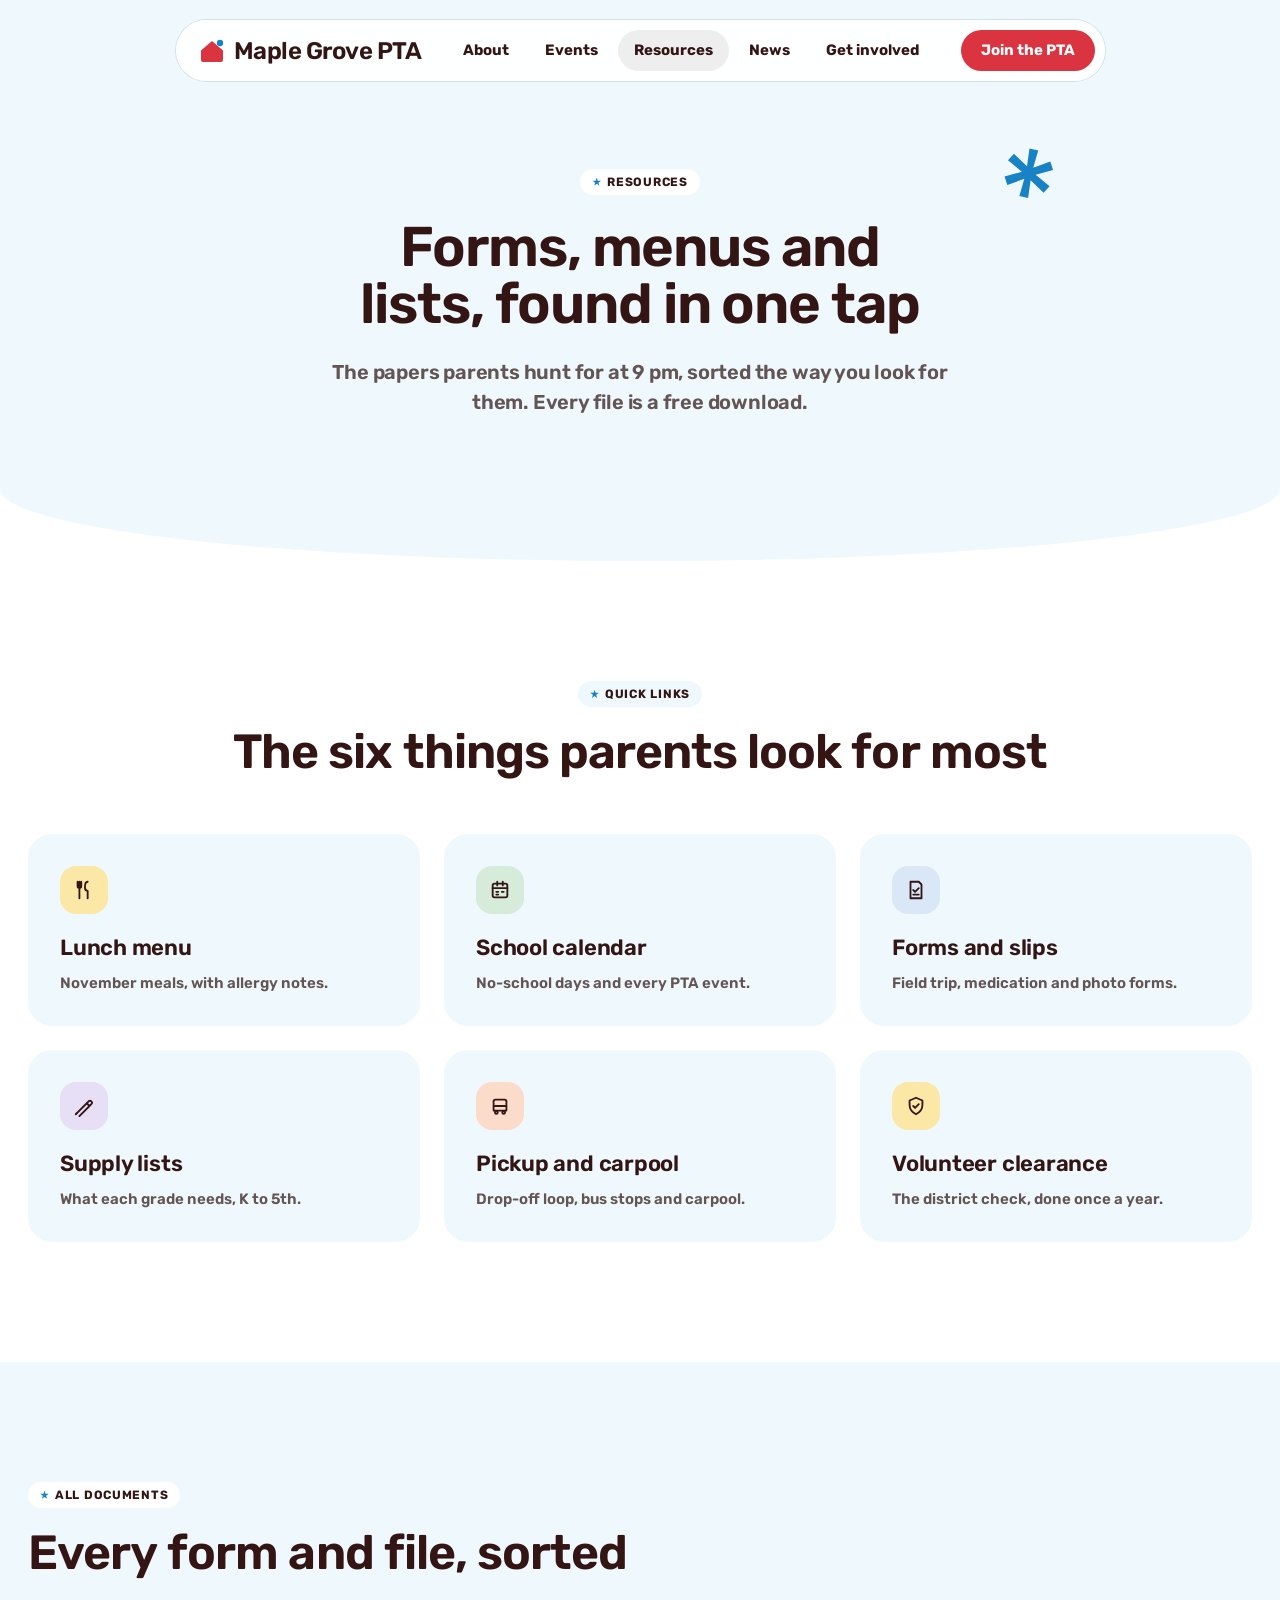
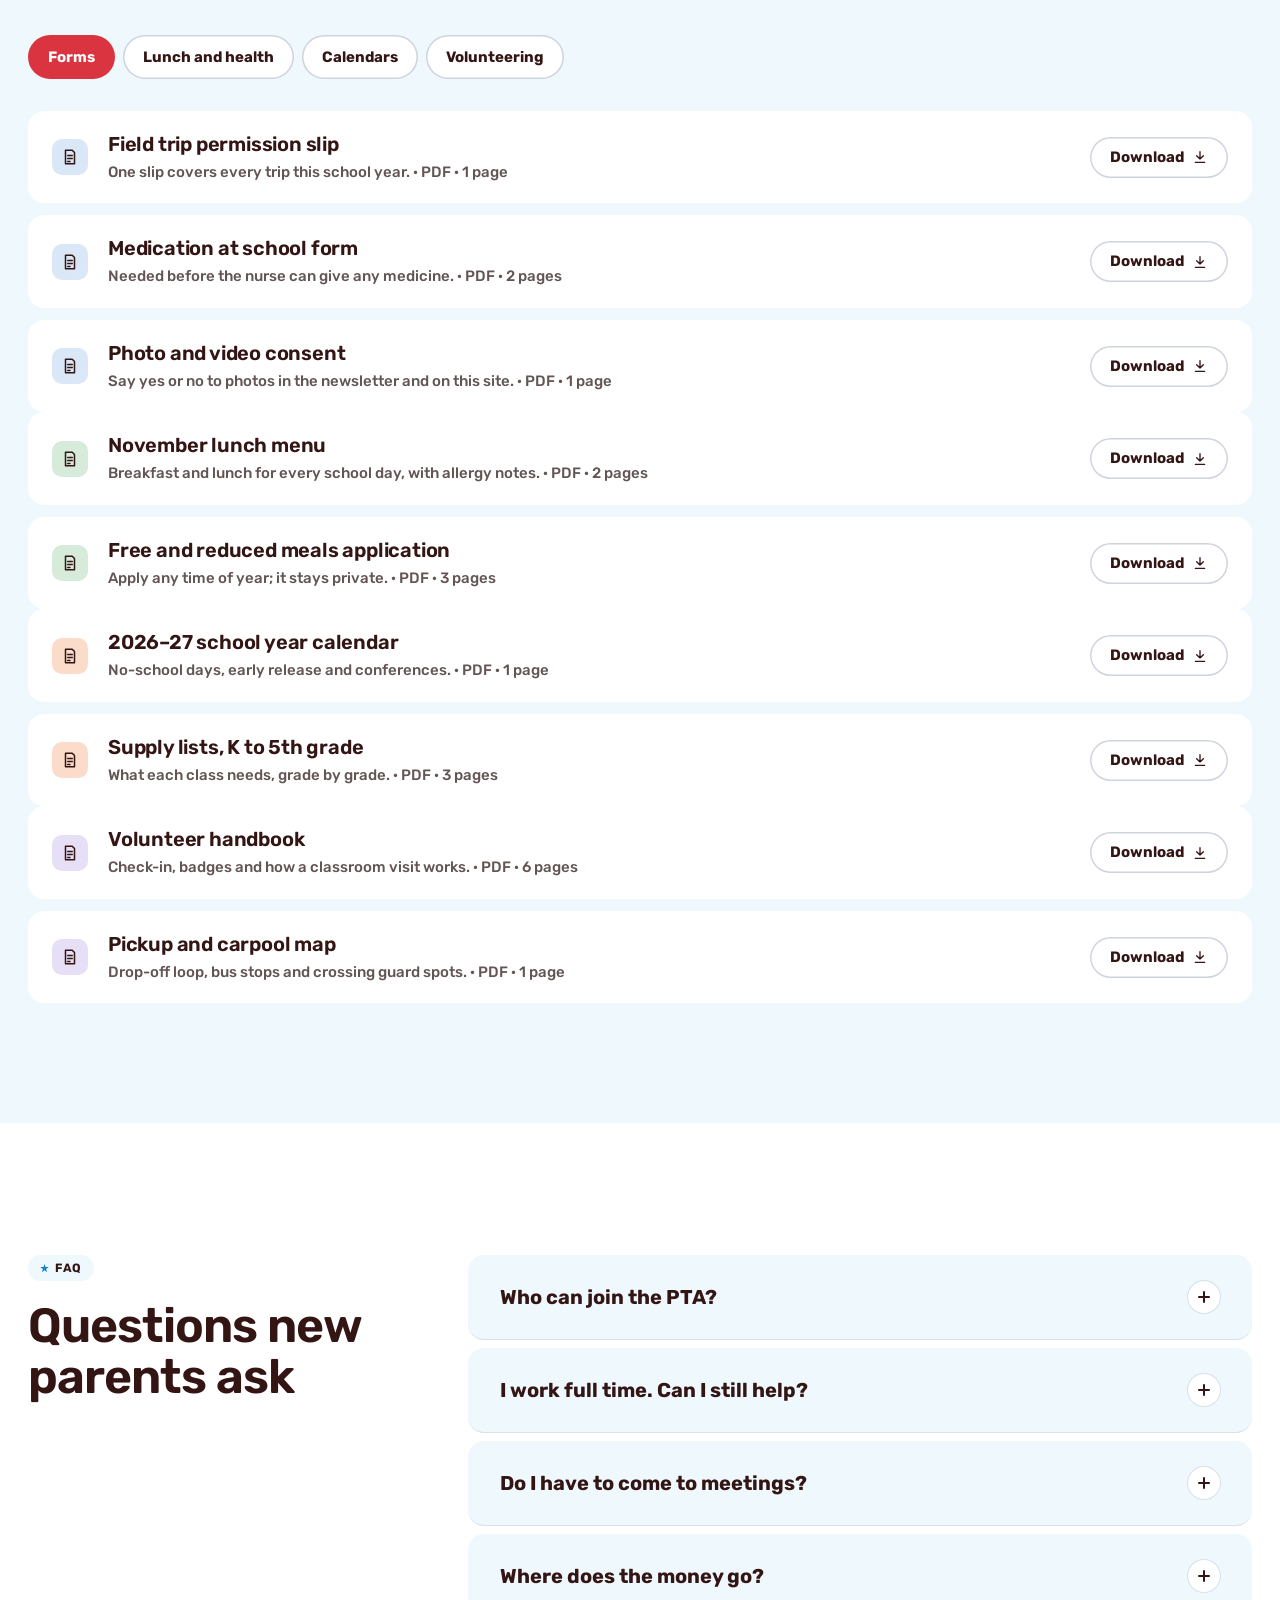
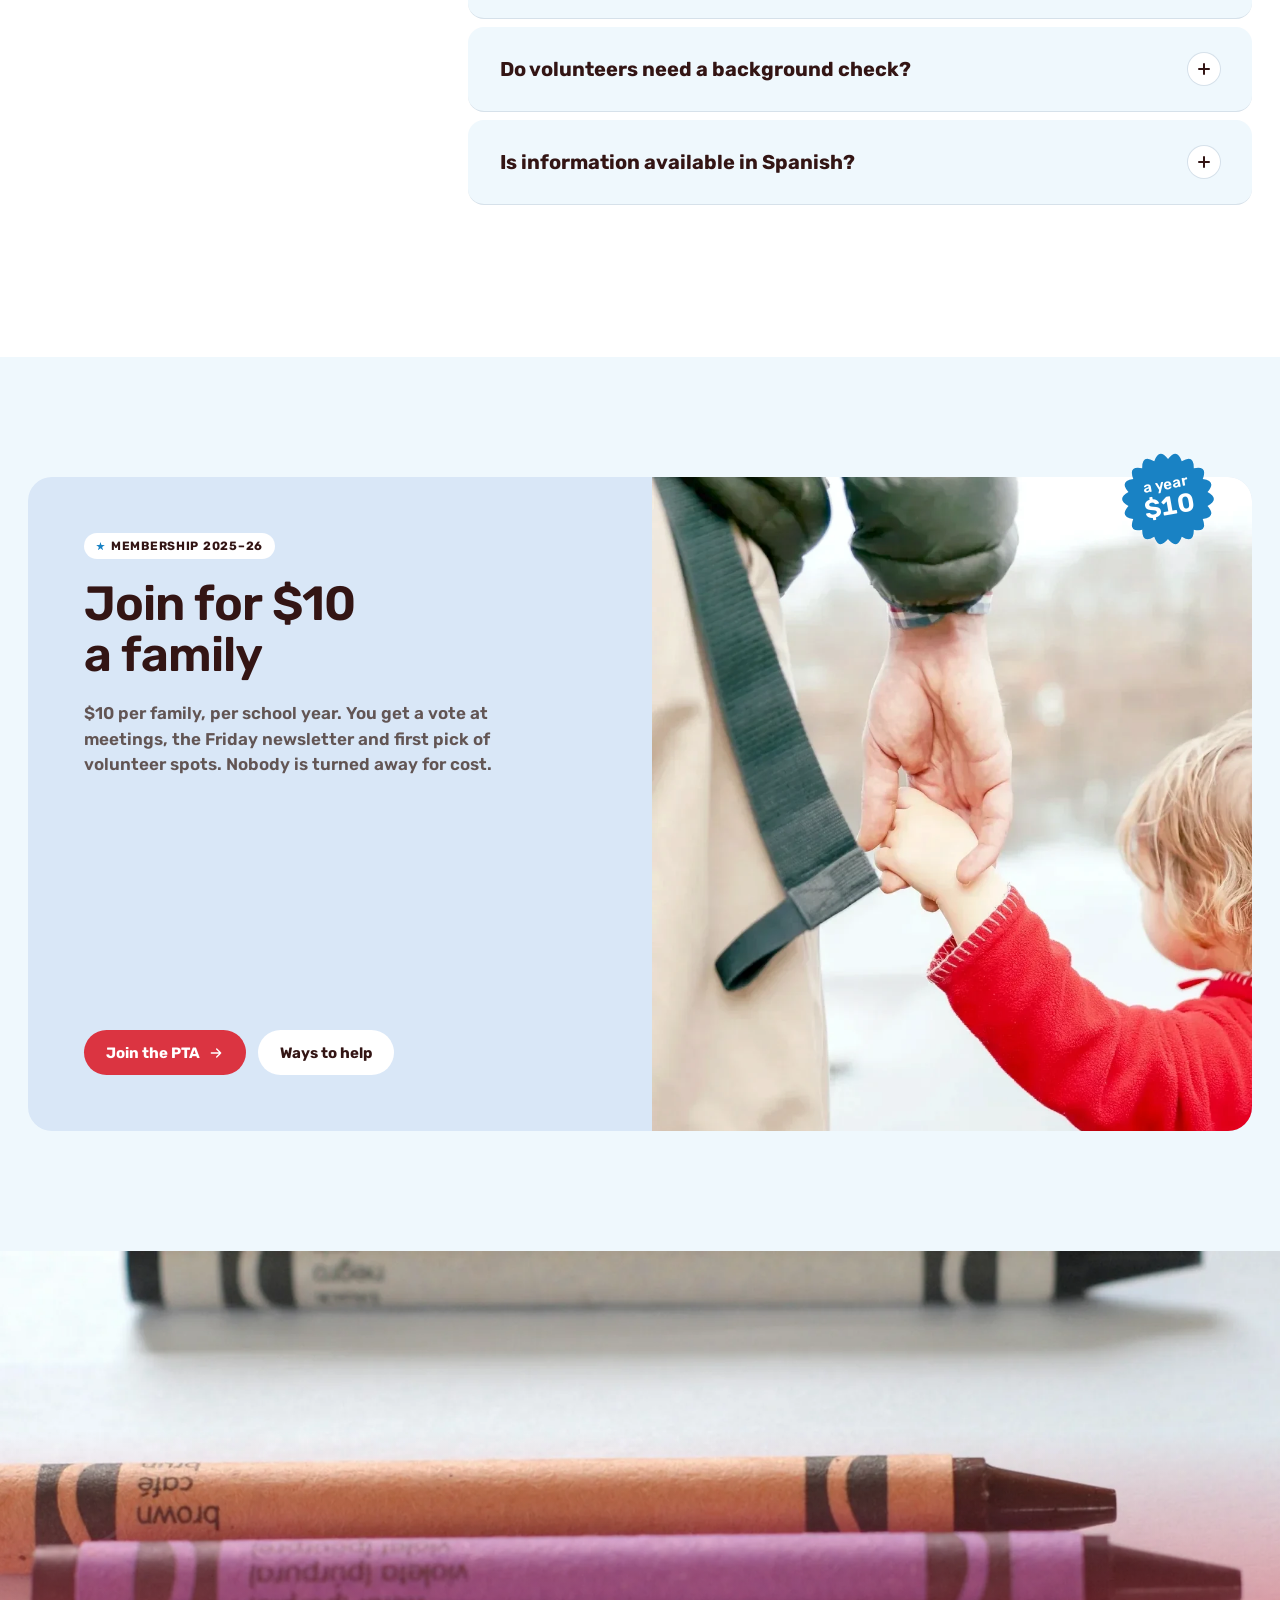
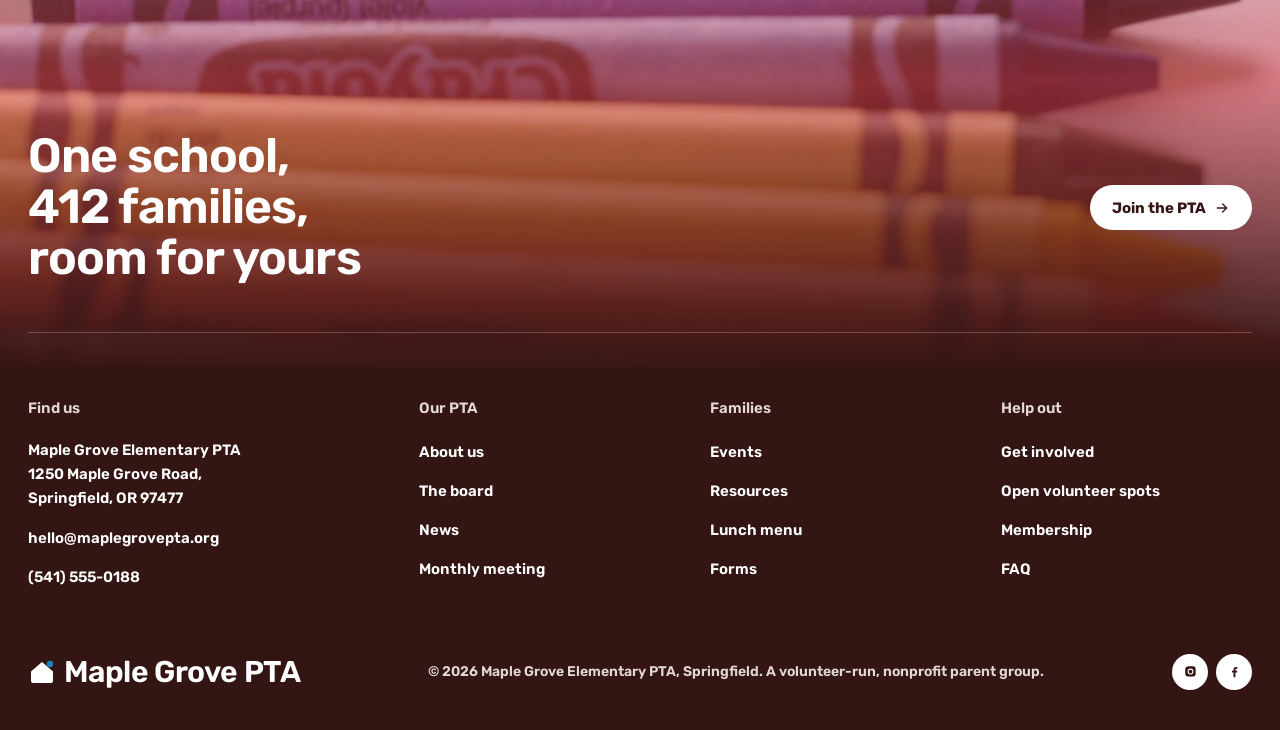
<file: resources.html>
<!DOCTYPE html>

<html lang="en">
<head>
<meta content="nubi · checked 2026-10-23 · 12 checks passed · director 86/100 · plan d5873763c240b682" name="grayskills"/>
<meta charset="utf-8"/>
<meta content="width=device-width, initial-scale=1" name="viewport">
<title>Parent resources, forms and lunch menu · Maple Grove PTA</title>
<meta content="Maple Grove Elementary lunch menus, permission slips, supply lists, the school calendar and volunteer forms for Springfield parents, sorted and free to download." name="description"/>
<link href="https://bbq97.github.io/maple-grove-elementary-pta/resources" rel="canonical"/>
<meta content="website" property="og:type">
<meta content="Parent resources, forms and lunch menu · Maple Grove PTA" property="og:title">
<meta content="Maple Grove Elementary lunch menus, permission slips, supply lists, the school calendar and volunteer forms for Springfield parents, sorted and free to download." property="og:description"/>
<meta content="https://bbq97.github.io/maple-grove-elementary-pta/images/story-2-share.jpg" property="og:image"/>
<meta content="summary_large_image" name="twitter:card"/>
<link href="favicon.svg" rel="icon" type="image/svg+xml"/>
<link href="https://fonts.googleapis.com" rel="preconnect"/><link crossorigin="" href="https://fonts.gstatic.com" rel="preconnect"/>
<link href="theme.css" rel="stylesheet"/>
<link href="tokens.css" rel="stylesheet"/>
<link href="palette.css" rel="stylesheet"/>
<link href="type.css" rel="stylesheet"/>
<link href="theme-links.css" rel="stylesheet"/>
<link href="nubi.css" rel="stylesheet"/>
<link href="site.css" rel="stylesheet"/>
<link href="type-fix.css" rel="stylesheet"/>
<link href="motion/motion.css" rel="stylesheet"/>
<link href="motion/micro.css" rel="stylesheet"/>
<script data-rules="motion/rules.json" src="motion/motion.js"></script>
<script defer="" src="motion/micro.js"></script>
</meta></meta></meta><meta content="https://bbq97.github.io/maple-grove-elementary-pta/resources" property="og:url"/></head>
<body class="resources" data-art-group="sticker-badge">
<a class="sr-only" href="#main">Skip to content</a>
<svg aria-hidden="true" focusable="false" height="0" style="position:absolute" width="0">
<filter height="120%" id="crayon" width="120%" x="-10%" y="-10%">
<feturbulence basefrequency="0.9" numoctaves="2" result="n" seed="7" type="fractalNoise"></feturbulence>
<fedisplacementmap in="SourceGraphic" in2="n" result="d" scale="3.2" xchannelselector="R" ychannelselector="G"></fedisplacementmap>
<fecomponenttransfer in="n" result="g"><fefunca tablevalues="1 1 1 0.55 1 1 0.7 1" type="discrete"></fefunca></fecomponenttransfer>
<fecomposite in="d" in2="g" operator="in"></fecomposite>
</filter>
</svg>
<header class="site-head" data-gs-section="header">
<div class="site-head__bar">
<a aria-label="Maple Grove PTA home" class="logo" href="./">
<svg aria-hidden="true" viewbox="0 0 28 28"><path d="M3 13.5 14 4l11 9.5V23a2 2 0 0 1-2 2H5a2 2 0 0 1-2-2Z" fill="var(--accent)"></path><circle cx="22" cy="6" fill="var(--pop)" r="3.2"></circle></svg>
      Maple Grove PTA
    </a>
<nav aria-label="Main" class="nav-links">
<a href="about">About</a>
<a href="events">Events</a>
<a aria-current="page" href="resources">Resources</a>
<a href="news">News</a>
<a href="get-involved">Get involved</a>
</nav>
<a class="btn btn--primary btn--sm" href="./#join">Join the PTA</a>
<button aria-controls="drawer" aria-expanded="false" aria-label="Open menu" class="nav-toggle" type="button">
<svg fill="none" stroke-linecap="round" stroke-width="2.2" viewbox="0 0 24 24"><path d="M4 8h16M4 16h16"></path></svg>
</button>
</div>
<nav aria-label="Mobile" class="drawer" id="drawer">
<a href="about">About</a>
<a href="events">Events</a>
<a aria-current="page" href="resources">Resources</a>
<a href="news">News</a>
<a href="get-involved">Get involved</a>
<a class="btn btn--primary" href="./#join">Join the PTA</a>
</nav>
</header>
<main id="main">
<section aria-labelledby="resources-hero-title" class="pt-phero" data-gs-section="resources-hero">
<div class="wrap pt-phero__in">
<span class="chip chip--white">Resources</span>
<h1 class="t-h1" id="resources-hero-title">Forms, menus and lists, found in one tap</h1>
<p class="t-lead">The papers parents hunt for at 9 pm, sorted the way you look for them. Every file is a free download.</p>
</div>
<svg aria-hidden="true" class="pt-ast" viewbox="0 0 100 100"><path d="M43 6h14l-2 28 24-15 7 12-25 13 25 13-7 12-24-15 2 28H43l2-28-24 15-7-12 25-13-25-13 7-12 24 15Z"></path></svg>
</section>
<section aria-labelledby="quick-title" class="pt-quick sec sec--white pt-after" data-gs-section="quick-links" id="quick-links">
<div class="wrap">
<div class="sec-head center">
<span class="chip">Quick links</span>
<h2 class="t-h2" id="quick-title">The six things parents look for most</h2>
</div>
<ul class="v-fc pt-fc" data-gs-collection="links" data-gs-limit="6">
<template data-gs-item=""><li><span class="icon-well"><img alt="" data-gs-field="icon" height="22" src="images/icons/forms.svg" width="22"/></span><h3 class="t-h4"><a class="pt-fc__a" data-gs-field="href" href="#"><span data-gs-field="title">Link</span></a></h3><p class="t-small" data-gs-field="line"></p></li></template><li data-gs-generated="links:lunch-menu"><span class="icon-well"><img alt="Lunch menu" data-gs-field="icon" height="22" src="images/icons/lunch.svg" width="22"/></span><h3 class="t-h4"><a class="pt-fc__a" data-gs-field="href" href="files/lunch-menu-november.pdf"><span data-gs-field="title">Lunch menu</span></a></h3><p class="t-small" data-gs-field="line">November meals, with allergy notes.</p></li><li data-gs-generated="links:calendar"><span class="icon-well"><img alt="School calendar" data-gs-field="icon" height="22" src="images/icons/calendar.svg" width="22"/></span><h3 class="t-h4"><a class="pt-fc__a" data-gs-field="href" href="events"><span data-gs-field="title">School calendar</span></a></h3><p class="t-small" data-gs-field="line">No-school days and every PTA event.</p></li><li data-gs-generated="links:forms"><span class="icon-well"><img alt="Forms and slips" data-gs-field="icon" decoding="async" height="22" loading="lazy" src="images/icons/forms.svg" width="22"/></span><h3 class="t-h4"><a class="pt-fc__a" data-gs-field="href" href="resources#documents"><span data-gs-field="title">Forms and slips</span></a></h3><p class="t-small" data-gs-field="line">Field trip, medication and photo forms.</p></li><li data-gs-generated="links:supplies"><span class="icon-well"><img alt="Supply lists" data-gs-field="icon" decoding="async" height="22" loading="lazy" src="images/icons/supplies.svg" width="22"/></span><h3 class="t-h4"><a class="pt-fc__a" data-gs-field="href" href="files/supply-list-2026-27.pdf"><span data-gs-field="title">Supply lists</span></a></h3><p class="t-small" data-gs-field="line">What each grade needs, K to 5th.</p></li><li data-gs-generated="links:carpool"><span class="icon-well"><img alt="Pickup and carpool" data-gs-field="icon" decoding="async" height="22" loading="lazy" src="images/icons/pickup.svg" width="22"/></span><h3 class="t-h4"><a class="pt-fc__a" data-gs-field="href" href="files/pickup-and-carpool.pdf"><span data-gs-field="title">Pickup and carpool</span></a></h3><p class="t-small" data-gs-field="line">Drop-off loop, bus stops and carpool.</p></li><li data-gs-generated="links:volunteer-clearance"><span class="icon-well"><img alt="Volunteer clearance" data-gs-field="icon" decoding="async" height="22" loading="lazy" src="images/icons/clearance.svg" width="22"/></span><h3 class="t-h4"><a class="pt-fc__a" data-gs-field="href" href="get-involved#roles"><span data-gs-field="title">Volunteer clearance</span></a></h3><p class="t-small" data-gs-field="line">The district check, done once a year.</p></li>
</ul>
</div>
</section>
<section aria-labelledby="docs-title" class="pt-docs pt-sec pt-sec--paper" data-gs-section="documents" data-review="documents" id="documents">
<div class="wrap">
<div class="pt-head">
<span class="chip chip--white">All documents</span>
<h2 class="t-h2" id="docs-title">Every form and file, sorted</h2>
</div>
<div aria-label="Document type" class="pt-docs__tabs" role="tablist">
<button aria-controls="panel-forms" aria-selected="true" class="pt-docs__tab" id="tab-forms" role="tab" type="button">Forms</button>
<button aria-controls="panel-lunch" aria-selected="false" class="pt-docs__tab" id="tab-lunch" role="tab" tabindex="-1" type="button">Lunch and health</button>
<button aria-controls="panel-calendars" aria-selected="false" class="pt-docs__tab" id="tab-calendars" role="tab" tabindex="-1" type="button">Calendars</button>
<button aria-controls="panel-volunteering" aria-selected="false" class="pt-docs__tab" id="tab-volunteering" role="tab" tabindex="-1" type="button">Volunteering</button>
</div>
<div aria-labelledby="tab-forms" class="pt-docs__list" data-gs-collection="documents" data-gs-filter="category=Forms" id="panel-forms" role="tabpanel">
<template data-gs-item=""><article class="pt-doc">
<span class="icon-well icon-well--sky"><svg aria-hidden="true" viewbox="0 0 24 24"><path d="M6 3h9l3 3v15H6V3ZM9 10h6M9 14h6M9 18h3"></path></svg></span>
<div class="pt-doc__body"><h3 data-gs-field="title"></h3><p><span data-gs-field="desc"></span> · <span data-gs-field="format"></span></p></div>
<a aria-label="Download this document" class="btn btn--ghost btn--sm" data-gs-field="file" href="#">Download <svg aria-hidden="true" fill="none" stroke="currentColor" stroke-linecap="round" stroke-linejoin="round" stroke-width="2" viewbox="0 0 24 24"><path d="M12 4v11M7 10l5 5 5-5M5 20h14"></path></svg></a>
</article></template><article class="pt-doc" data-gs-generated="documents:field-trip-form">
<span class="icon-well icon-well--sky"><svg aria-hidden="true" viewbox="0 0 24 24"><path d="M6 3h9l3 3v15H6V3ZM9 10h6M9 14h6M9 18h3"></path></svg></span>
<div class="pt-doc__body"><h3 data-gs-field="title">Field trip permission slip</h3><p><span data-gs-field="desc">One slip covers every trip this school year.</span> · <span data-gs-field="format">PDF · 1 page</span></p></div>
<a aria-label="Download this document" class="btn btn--ghost btn--sm" data-gs-field="file" href="files/field-trip-permission.pdf">Download <svg aria-hidden="true" fill="none" stroke="currentColor" stroke-linecap="round" stroke-linejoin="round" stroke-width="2" viewbox="0 0 24 24"><path d="M12 4v11M7 10l5 5 5-5M5 20h14"></path></svg></a>
</article><article class="pt-doc" data-gs-generated="documents:medication-form">
<span class="icon-well icon-well--sky"><svg aria-hidden="true" viewbox="0 0 24 24"><path d="M6 3h9l3 3v15H6V3ZM9 10h6M9 14h6M9 18h3"></path></svg></span>
<div class="pt-doc__body"><h3 data-gs-field="title">Medication at school form</h3><p><span data-gs-field="desc">Needed before the nurse can give any medicine.</span> · <span data-gs-field="format">PDF · 2 pages</span></p></div>
<a aria-label="Download this document" class="btn btn--ghost btn--sm" data-gs-field="file" href="files/medication-form.pdf">Download <svg aria-hidden="true" fill="none" stroke="currentColor" stroke-linecap="round" stroke-linejoin="round" stroke-width="2" viewbox="0 0 24 24"><path d="M12 4v11M7 10l5 5 5-5M5 20h14"></path></svg></a>
</article><article class="pt-doc" data-gs-generated="documents:photo-consent">
<span class="icon-well icon-well--sky"><svg aria-hidden="true" viewbox="0 0 24 24"><path d="M6 3h9l3 3v15H6V3ZM9 10h6M9 14h6M9 18h3"></path></svg></span>
<div class="pt-doc__body"><h3 data-gs-field="title">Photo and video consent</h3><p><span data-gs-field="desc">Say yes or no to photos in the newsletter and on this site.</span> · <span data-gs-field="format">PDF · 1 page</span></p></div>
<a aria-label="Download this document" class="btn btn--ghost btn--sm" data-gs-field="file" href="files/photo-consent.pdf">Download <svg aria-hidden="true" fill="none" stroke="currentColor" stroke-linecap="round" stroke-linejoin="round" stroke-width="2" viewbox="0 0 24 24"><path d="M12 4v11M7 10l5 5 5-5M5 20h14"></path></svg></a>
</article>
</div>
<div aria-labelledby="tab-lunch" class="pt-docs__list" data-gs-collection="documents" data-gs-filter="category=Lunch and health" hidden="" id="panel-lunch" role="tabpanel">
<template data-gs-item=""><article class="pt-doc">
<span class="icon-well icon-well--mint"><svg aria-hidden="true" viewbox="0 0 24 24"><path d="M6 3h9l3 3v15H6V3ZM9 10h6M9 14h6M9 18h3"></path></svg></span>
<div class="pt-doc__body"><h3 data-gs-field="title"></h3><p><span data-gs-field="desc"></span> · <span data-gs-field="format"></span></p></div>
<a aria-label="Download this document" class="btn btn--ghost btn--sm" data-gs-field="file" href="#">Download <svg aria-hidden="true" fill="none" stroke="currentColor" stroke-linecap="round" stroke-linejoin="round" stroke-width="2" viewbox="0 0 24 24"><path d="M12 4v11M7 10l5 5 5-5M5 20h14"></path></svg></a>
</article></template><article class="pt-doc" data-gs-generated="documents:lunch-menu-doc">
<span class="icon-well icon-well--mint"><svg aria-hidden="true" viewbox="0 0 24 24"><path d="M6 3h9l3 3v15H6V3ZM9 10h6M9 14h6M9 18h3"></path></svg></span>
<div class="pt-doc__body"><h3 data-gs-field="title">November lunch menu</h3><p><span data-gs-field="desc">Breakfast and lunch for every school day, with allergy notes.</span> · <span data-gs-field="format">PDF · 2 pages</span></p></div>
<a aria-label="Download this document" class="btn btn--ghost btn--sm" data-gs-field="file" href="files/lunch-menu-november.pdf">Download <svg aria-hidden="true" fill="none" stroke="currentColor" stroke-linecap="round" stroke-linejoin="round" stroke-width="2" viewbox="0 0 24 24"><path d="M12 4v11M7 10l5 5 5-5M5 20h14"></path></svg></a>
</article><article class="pt-doc" data-gs-generated="documents:free-meals">
<span class="icon-well icon-well--mint"><svg aria-hidden="true" viewbox="0 0 24 24"><path d="M6 3h9l3 3v15H6V3ZM9 10h6M9 14h6M9 18h3"></path></svg></span>
<div class="pt-doc__body"><h3 data-gs-field="title">Free and reduced meals application</h3><p><span data-gs-field="desc">Apply any time of year; it stays private.</span> · <span data-gs-field="format">PDF · 3 pages</span></p></div>
<a aria-label="Download this document" class="btn btn--ghost btn--sm" data-gs-field="file" href="files/meal-application.pdf">Download <svg aria-hidden="true" fill="none" stroke="currentColor" stroke-linecap="round" stroke-linejoin="round" stroke-width="2" viewbox="0 0 24 24"><path d="M12 4v11M7 10l5 5 5-5M5 20h14"></path></svg></a>
</article>
</div>
<div aria-labelledby="tab-calendars" class="pt-docs__list" data-gs-collection="documents" data-gs-filter="category=Calendars" hidden="" id="panel-calendars" role="tabpanel">
<template data-gs-item=""><article class="pt-doc">
<span class="icon-well icon-well--peach"><svg aria-hidden="true" viewbox="0 0 24 24"><path d="M6 3h9l3 3v15H6V3ZM9 10h6M9 14h6M9 18h3"></path></svg></span>
<div class="pt-doc__body"><h3 data-gs-field="title"></h3><p><span data-gs-field="desc"></span> · <span data-gs-field="format"></span></p></div>
<a aria-label="Download this document" class="btn btn--ghost btn--sm" data-gs-field="file" href="#">Download <svg aria-hidden="true" fill="none" stroke="currentColor" stroke-linecap="round" stroke-linejoin="round" stroke-width="2" viewbox="0 0 24 24"><path d="M12 4v11M7 10l5 5 5-5M5 20h14"></path></svg></a>
</article></template><article class="pt-doc" data-gs-generated="documents:year-calendar">
<span class="icon-well icon-well--peach"><svg aria-hidden="true" viewbox="0 0 24 24"><path d="M6 3h9l3 3v15H6V3ZM9 10h6M9 14h6M9 18h3"></path></svg></span>
<div class="pt-doc__body"><h3 data-gs-field="title">2026–27 school year calendar</h3><p><span data-gs-field="desc">No-school days, early release and conferences.</span> · <span data-gs-field="format">PDF · 1 page</span></p></div>
<a aria-label="Download this document" class="btn btn--ghost btn--sm" data-gs-field="file" href="files/school-calendar-2026-27.pdf">Download <svg aria-hidden="true" fill="none" stroke="currentColor" stroke-linecap="round" stroke-linejoin="round" stroke-width="2" viewbox="0 0 24 24"><path d="M12 4v11M7 10l5 5 5-5M5 20h14"></path></svg></a>
</article><article class="pt-doc" data-gs-generated="documents:supply-list">
<span class="icon-well icon-well--peach"><svg aria-hidden="true" viewbox="0 0 24 24"><path d="M6 3h9l3 3v15H6V3ZM9 10h6M9 14h6M9 18h3"></path></svg></span>
<div class="pt-doc__body"><h3 data-gs-field="title">Supply lists, K to 5th grade</h3><p><span data-gs-field="desc">What each class needs, grade by grade.</span> · <span data-gs-field="format">PDF · 3 pages</span></p></div>
<a aria-label="Download this document" class="btn btn--ghost btn--sm" data-gs-field="file" href="files/supply-list-2026-27.pdf">Download <svg aria-hidden="true" fill="none" stroke="currentColor" stroke-linecap="round" stroke-linejoin="round" stroke-width="2" viewbox="0 0 24 24"><path d="M12 4v11M7 10l5 5 5-5M5 20h14"></path></svg></a>
</article>
</div>
<div aria-labelledby="tab-volunteering" class="pt-docs__list" data-gs-collection="documents" data-gs-filter="category=Volunteering" hidden="" id="panel-volunteering" role="tabpanel">
<template data-gs-item=""><article class="pt-doc">
<span class="icon-well icon-well--lilac"><svg aria-hidden="true" viewbox="0 0 24 24"><path d="M6 3h9l3 3v15H6V3ZM9 10h6M9 14h6M9 18h3"></path></svg></span>
<div class="pt-doc__body"><h3 data-gs-field="title"></h3><p><span data-gs-field="desc"></span> · <span data-gs-field="format"></span></p></div>
<a aria-label="Download this document" class="btn btn--ghost btn--sm" data-gs-field="file" href="#">Download <svg aria-hidden="true" fill="none" stroke="currentColor" stroke-linecap="round" stroke-linejoin="round" stroke-width="2" viewbox="0 0 24 24"><path d="M12 4v11M7 10l5 5 5-5M5 20h14"></path></svg></a>
</article></template><article class="pt-doc" data-gs-generated="documents:volunteer-guide">
<span class="icon-well icon-well--lilac"><svg aria-hidden="true" viewbox="0 0 24 24"><path d="M6 3h9l3 3v15H6V3ZM9 10h6M9 14h6M9 18h3"></path></svg></span>
<div class="pt-doc__body"><h3 data-gs-field="title">Volunteer handbook</h3><p><span data-gs-field="desc">Check-in, badges and how a classroom visit works.</span> · <span data-gs-field="format">PDF · 6 pages</span></p></div>
<a aria-label="Download this document" class="btn btn--ghost btn--sm" data-gs-field="file" href="files/volunteer-handbook.pdf">Download <svg aria-hidden="true" fill="none" stroke="currentColor" stroke-linecap="round" stroke-linejoin="round" stroke-width="2" viewbox="0 0 24 24"><path d="M12 4v11M7 10l5 5 5-5M5 20h14"></path></svg></a>
</article><article class="pt-doc" data-gs-generated="documents:carpool-map">
<span class="icon-well icon-well--lilac"><svg aria-hidden="true" viewbox="0 0 24 24"><path d="M6 3h9l3 3v15H6V3ZM9 10h6M9 14h6M9 18h3"></path></svg></span>
<div class="pt-doc__body"><h3 data-gs-field="title">Pickup and carpool map</h3><p><span data-gs-field="desc">Drop-off loop, bus stops and crossing guard spots.</span> · <span data-gs-field="format">PDF · 1 page</span></p></div>
<a aria-label="Download this document" class="btn btn--ghost btn--sm" data-gs-field="file" href="files/pickup-and-carpool.pdf">Download <svg aria-hidden="true" fill="none" stroke="currentColor" stroke-linecap="round" stroke-linejoin="round" stroke-width="2" viewbox="0 0 24 24"><path d="M12 4v11M7 10l5 5 5-5M5 20h14"></path></svg></a>
</article>
</div>
</div>
</section>
<section aria-labelledby="faq-title" class="h-faq sec sec--white" data-gs-section="faq" id="faq">
<div class="wrap h-faq__grid">
<div class="h-faq__side">
<span class="chip">FAQ</span>
<h2 class="t-h2" id="faq-title">Questions new parents ask</h2>
</div>
<div class="faq" data-gs-collection="faqs">
<template data-gs-item=""><details><summary><span data-gs-field="q"></span><i aria-hidden="true"></i></summary><p data-gs-field="a"></p></details></template><details data-gs-generated="faqs:who-can-join"><summary><span data-gs-field="q">Who can join the PTA?</span><i aria-hidden="true"></i></summary><p data-gs-field="a">Any parent, guardian, grandparent, teacher or staff member at Maple Grove. Dues are $10 per family, per school year, and nobody is turned away for cost.</p></details><details data-gs-generated="faqs:time"><summary><span data-gs-field="q">I work full time. Can I still help?</span><i aria-hidden="true"></i></summary><p data-gs-field="a">Yes. Most of our slots are one hour, and many happen on weekends, in the evening or from home. Pick what fits; there is no minimum.</p></details><details data-gs-generated="faqs:meetings"><summary><span data-gs-field="q">Do I have to come to meetings?</span><i aria-hidden="true"></i></summary><p data-gs-field="a">No, but you are welcome. Meetings are the second Tuesday at 6:30 pm in the library, with free childcare in the gym and a video link.</p></details><details data-gs-generated="faqs:money"><summary><span data-gs-field="q">Where does the money go?</span><i aria-hidden="true"></i></summary><p data-gs-field="a">Teacher grants, library books, field trip buses, recess gear and family events. The treasurer shares the full budget at every meeting.</p></details><details data-gs-generated="faqs:clearance"><summary><span data-gs-field="q">Do volunteers need a background check?</span><i aria-hidden="true"></i></summary><p data-gs-field="a">For time with students, yes: the district clearance is free, online and good for the whole school year. Help from home needs no check.</p></details><details data-gs-generated="faqs:spanish"><summary><span data-gs-field="q">Is information available in Spanish?</span><i aria-hidden="true"></i></summary><p data-gs-field="a">Yes. The Friday newsletter goes out in English and Spanish, and every meeting has a Spanish interpreter.</p></details>
</div>
</div>
</section>
<section aria-labelledby="join-title" class="pt-join pt-sec pt-sec--paper h-enroll" data-gs-section="join" id="join">
<div class="wrap">
<div class="h-split h-split--sky h-split--rev">
<div class="h-split__body">
<div class="h-split__top">
<span class="chip chip--white"><span data-mi="flip" data-mi-after="900" data-mi-from="Membership 2025–26">Membership 2026–27</span></span>
<h2 class="t-h2" id="join-title">Join for $10 a family</h2>
<p class="lead">$10 per family, per school year. You get a vote at meetings, the Friday newsletter and first pick of volunteer spots. Nobody is turned away for cost.</p>
</div>
<div class="btn-row">
<a class="btn btn--primary" href="mailto:hello@maplegrovepta.org?subject=Join%20the%20PTA">Join the PTA <svg aria-hidden="true" fill="none" stroke="currentColor" stroke-linecap="round" stroke-linejoin="round" stroke-width="2" viewbox="0 0 24 24"><path d="M5 12h14M13 6l6 6-6 6"></path></svg></a>
<a class="btn btn--light" href="get-involved">Ways to help</a>
</div>
</div>
<div class="photo h-split__photo pt-join__photo">
<img alt="A parent holding a small child's hand on the walk to school" height="1250" loading="lazy" src="images/join.webp" width="1000"/>
<span aria-hidden="true" class="pt-badge" data-m-float=""><svg viewbox="0 0 120 120"><path d="M103.0 60.0 Q115.1 69.7 100.4 74.7 Q108.5 88.0 92.9 87.6 Q96.0 102.9 81.5 97.2 Q79.2 112.6 67.5 102.3 Q60.0 116.0 52.5 102.3 Q40.8 112.6 38.5 97.2 Q24.0 102.9 27.1 87.6 Q11.5 88.0 19.6 74.7 Q4.9 69.7 17.0 60.0 Q4.9 50.3 19.6 45.3 Q11.5 32.0 27.1 32.4 Q24.0 17.1 38.5 22.8 Q40.8 7.4 52.5 17.7 Q60.0 4.0 67.5 17.7 Q79.2 7.4 81.5 22.8 Q96.0 17.1 92.9 32.4 Q108.5 32.0 100.4 45.3 Q115.1 50.3 103.0 60.0Z"></path></svg><span class="pt-badge__t">a year<b>$10</b></span></span>
</div>
</div>
</div>
</section>
<script>
document.querySelectorAll('[role="tablist"]').forEach(function (list) {
  var tabs = list.querySelectorAll('[role="tab"]');
  tabs.forEach(function (tab) {
    tab.addEventListener('click', function () {
      tabs.forEach(function (t) { t.setAttribute('aria-selected', 'false'); t.setAttribute('tabindex', '-1'); document.getElementById(t.getAttribute('aria-controls')).hidden = true; });
      tab.setAttribute('aria-selected', 'true'); tab.removeAttribute('tabindex'); document.getElementById(tab.getAttribute('aria-controls')).hidden = false;
    });
  });
});
</script>
</main>
<footer class="foot" data-gs-section="footer">
<div class="foot__photo site-footer__photo"><img alt="A row of bright crayons on a white table" height="1080" loading="lazy" src="images/footer.webp" width="2880"/></div>
<div class="foot__inner wrap">
<div class="foot__cta">
<h2 class="t-h2">One school, 412 families, room for yours</h2>
<a class="btn btn--light" href="./#join">Join the PTA <svg aria-hidden="true" fill="none" stroke="currentColor" stroke-linecap="round" stroke-linejoin="round" stroke-width="2" viewbox="0 0 24 24"><path d="M5 12h14M13 6l6 6-6 6"></path></svg></a>
</div>
<div class="foot__cols">
<div>
<h3>Find us</h3>
<address>Maple Grove Elementary PTA<br/>1250 Maple Grove Road,<br/>Springfield, OR 97477</address>
<ul style="margin-top:14px"><li><a href="mailto:hello@maplegrovepta.org">hello@maplegrovepta.org</a></li><li><a href="tel:+15415550188">(541) 555-0188</a></li></ul>
</div>
<div><h3>Our PTA</h3><ul><li><a href="about">About us</a></li><li><a href="about#board">The board</a></li><li><a href="news">News</a></li><li><a href="./#meeting">Monthly meeting</a></li></ul></div>
<div><h3>Families</h3><ul><li><a href="events">Events</a></li><li><a href="resources">Resources</a></li><li><a href="files/lunch-menu-november.pdf">Lunch menu</a></li><li><a href="resources#documents">Forms</a></li></ul></div>
<div><h3>Help out</h3><ul><li><a href="get-involved">Get involved</a></li><li><a href="get-involved#roles">Open volunteer spots</a></li><li><a href="./#join">Membership</a></li><li><a href="./#faq">FAQ</a></li></ul></div>
</div>
<div class="foot__base">
<a aria-label="Maple Grove PTA home" class="logo" href="./"><svg aria-hidden="true" viewbox="0 0 28 28"><path d="M3 13.5 14 4l11 9.5V23a2 2 0 0 1-2 2H5a2 2 0 0 1-2-2Z" fill="var(--on-dark)"></path><circle cx="22" cy="6" fill="var(--pop)" r="3.2"></circle></svg>Maple Grove PTA</a>
<span>© 2026 Maple Grove Elementary PTA, Springfield. A volunteer-run, nonprofit parent group.</span>
<div class="socials">
<a aria-label="Maple Grove PTA on Instagram" href="https://www.instagram.com/"><svg viewbox="0 0 24 24"><path d="M12 7.3a4.7 4.7 0 1 0 0 9.4 4.7 4.7 0 0 0 0-9.4Zm0 7.7a3 3 0 1 1 0-6 3 3 0 0 1 0 6Zm6-7.9a1.1 1.1 0 1 1-2.2 0 1.1 1.1 0 0 1 2.2 0ZM12 3.6c2.7 0 3 0 4.1.1 2.7.1 4 1.4 4.1 4.1.1 1.1.1 1.4.1 4.1s0 3-.1 4.1c-.1 2.7-1.4 4-4.1 4.1-1.1.1-1.4.1-4.1.1s-3 0-4.1-.1c-2.7-.1-4-1.4-4.1-4.1C3.7 15 3.6 14.7 3.6 12s0-3 .1-4.1c.1-2.7 1.4-4 4.1-4.1 1.1-.1 1.4-.1 4.2-.1Z"></path></svg></a>
<a aria-label="Maple Grove PTA on Facebook" href="https://www.facebook.com/"><svg viewbox="0 0 24 24"><path d="M13.5 21v-7.4h2.5l.4-2.9h-2.9V8.9c0-.8.2-1.4 1.4-1.4h1.6V4.9c-.3 0-1.2-.1-2.3-.1-2.3 0-3.8 1.4-3.8 3.9v2.1H8v2.9h2.5V21h3Z"></path></svg></a>
</div>
</div>
</div>
</footer>
<script src="nubi.js"></script>
<script type="speculationrules">{"prefetch":[{"where":{"and":[{"href_matches":"/*"},{"not":{"selector_matches":"[download],[target=_blank],[rel~=nofollow]"}}]},"eagerness":"moderate"}]}</script>
<script data-gs-instant>/* Grayskills: open the next page instantly (loads it while the pointer is on the link) */(function(){if(window.HTMLScriptElement&&HTMLScriptElement.supports&&HTMLScriptElement.supports("speculationrules"))return;var d={};function p(e){var a=e.target&&e.target.closest&&e.target.closest("a[href]");if(!a||a.origin!==location.origin||a.target==="_blank"||a.hasAttribute("download")||d[a.href]||(a.pathname===location.pathname&&a.hash))return;d[a.href]=1;var l=document.createElement("link");l.rel="prefetch";l.href=a.href;document.head.appendChild(l)}addEventListener("mouseover",p,{passive:true});addEventListener("touchstart",p,{passive:true})})();</script>
</body>
</html>
</file>
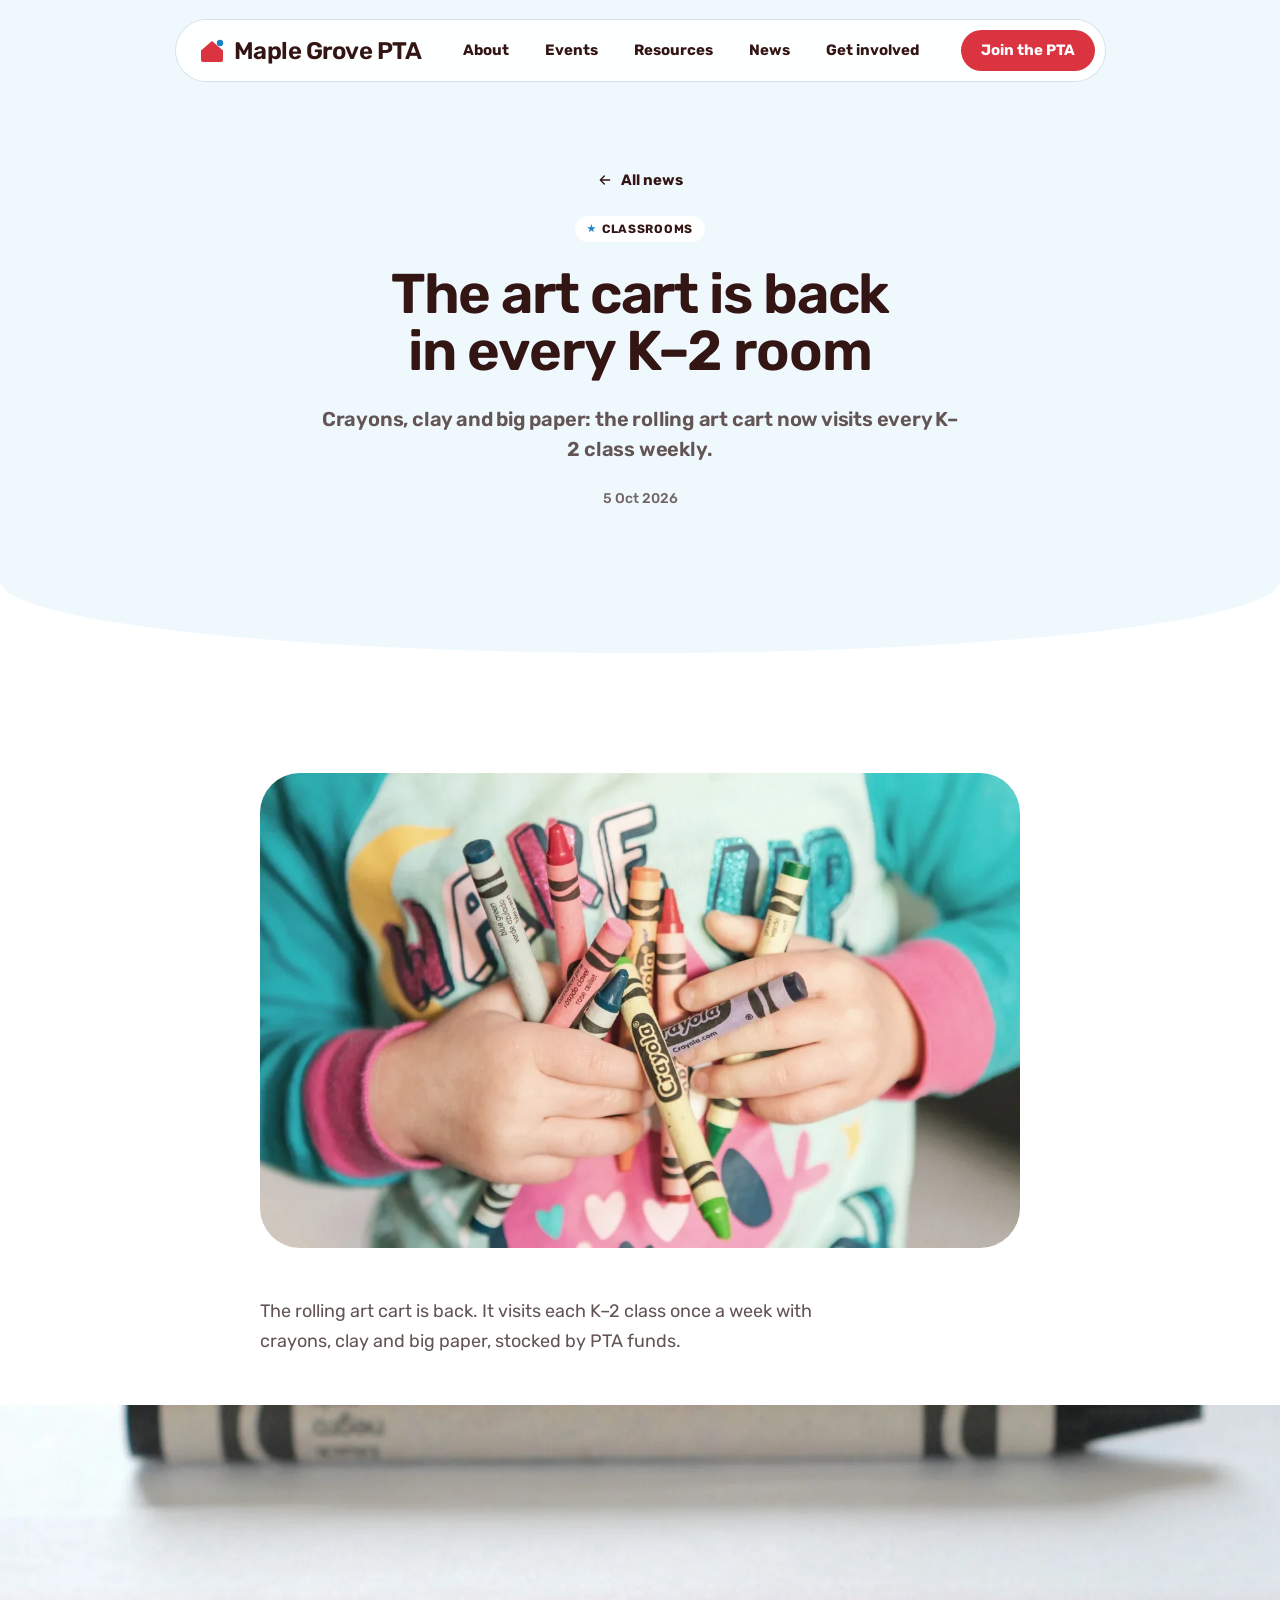
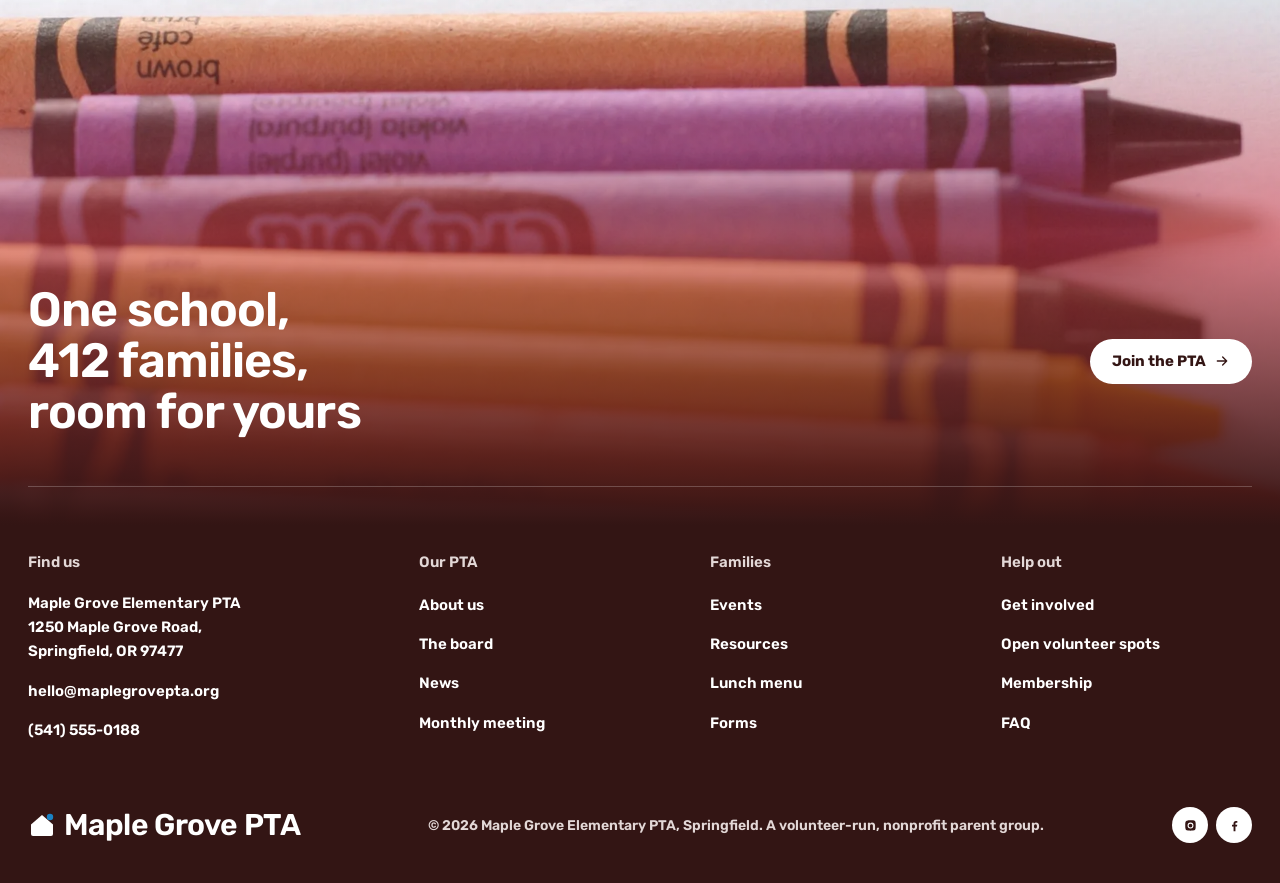
<file: news/art-cart-is-back.html>
<!-- Made by Grayskills CMS from news/_post.html. Edit this item in the CMS. -->
<!DOCTYPE html>

<html lang="en">
<head>
<meta content="nubi · checked 2026-10-23 · 12 checks passed · director 86/100 · plan d5873763c240b682" name="grayskills"/>
<meta charset="utf-8">
<meta content="width=device-width, initial-scale=1" name="viewport"/>
<title>The art cart is back in every K–2 room</title>
<meta content="A story from the Maple Grove Elementary PTA in Springfield: classroom news, school events and updates for busy parents." name="description"/>
<link href="https://bbq97.github.io/maple-grove-elementary-pta/news/art-cart-is-back" rel="canonical"/>
<meta content="website" property="og:type"/>
<meta content="{title} · Maple Grove Elementary PTA" property="og:title"/>
<meta content="{excerpt}" property="og:description"/>
<meta content="https://bbq97.github.io/maple-grove-elementary-pta/images/hero-1-share.jpg" property="og:image"/>
<meta content="summary_large_image" name="twitter:card"/>
<link href="../favicon.svg" rel="icon" type="image/svg+xml"/>
<link href="https://fonts.googleapis.com" rel="preconnect"/><link crossorigin="" href="https://fonts.gstatic.com" rel="preconnect"/>
<link href="../theme.css" rel="stylesheet"/>
<link href="../tokens.css" rel="stylesheet"/>
<link href="../palette.css" rel="stylesheet"/>
<link href="../type.css" rel="stylesheet"/>
<link href="../theme-links.css" rel="stylesheet"/>
<link href="../nubi.css" rel="stylesheet"/>
<link href="../site.css" rel="stylesheet"/>
<link href="../type-fix.css" rel="stylesheet"/>
<link href="../motion/motion.css" rel="stylesheet"/>
<link href="../motion/micro.css" rel="stylesheet"/>
<script data-rules="../motion/rules.json" src="../motion/motion.js"></script>
<script defer="" src="../motion/micro.js"></script>
</meta><meta content="https://bbq97.github.io/maple-grove-elementary-pta/news/art-cart-is-back" property="og:url"/></head>
<body class="post" data-art-group="sticker-badge">
<a class="sr-only" href="#main">Skip to content</a>
<svg aria-hidden="true" focusable="false" height="0" style="position:absolute" width="0">
<filter height="120%" id="crayon" width="120%" x="-10%" y="-10%">
<feturbulence basefrequency="0.9" numoctaves="2" result="n" seed="7" type="fractalNoise"></feturbulence>
<fedisplacementmap in="SourceGraphic" in2="n" result="d" scale="3.2" xchannelselector="R" ychannelselector="G"></fedisplacementmap>
<fecomponenttransfer in="n" result="g"><fefunca tablevalues="1 1 1 0.55 1 1 0.7 1" type="discrete"></fefunca></fecomponenttransfer>
<fecomposite in="d" in2="g" operator="in"></fecomposite>
</filter>
</svg>
<header class="site-head" data-gs-section="header">
<div class="site-head__bar">
<a aria-label="Maple Grove PTA home" class="logo" href="../">
<svg aria-hidden="true" viewbox="0 0 28 28"><path d="M3 13.5 14 4l11 9.5V23a2 2 0 0 1-2 2H5a2 2 0 0 1-2-2Z" fill="var(--accent)"></path><circle cx="22" cy="6" fill="var(--pop)" r="3.2"></circle></svg>
      Maple Grove PTA
    </a>
<nav aria-label="Main" class="nav-links">
<a href="../about">About</a>
<a href="../events">Events</a>
<a href="../resources">Resources</a>
<a href=".">News</a>
<a href="../get-involved">Get involved</a>
</nav>
<a class="btn btn--primary btn--sm" href="../#join">Join the PTA</a>
<button aria-controls="drawer" aria-expanded="false" aria-label="Open menu" class="nav-toggle" type="button">
<svg fill="none" stroke-linecap="round" stroke-width="2.2" viewbox="0 0 24 24"><path d="M4 8h16M4 16h16"></path></svg>
</button>
</div>
<nav aria-label="Mobile" class="drawer" id="drawer">
<a href="../about">About</a>
<a href="../events">Events</a>
<a href="../resources">Resources</a>
<a href=".">News</a>
<a href="../get-involved">Get involved</a>
<a class="btn btn--primary" href="../#join">Join the PTA</a>
</nav>
</header>
<main id="main">
<section aria-labelledby="post-title" class="pt-phero" data-gs-section="article-hero">
<div class="wrap pt-phero__in">
<a class="pt-back" href="."><svg aria-hidden="true" viewbox="0 0 24 24"><path d="M19 12H5M11 6l-6 6 6 6"></path></svg>All news</a>
<span class="chip chip--white" data-gs-field="category">Classrooms</span>
<h1 class="t-h1" data-gs-field="title" id="post-title">The art cart is back in every K–2 room</h1>
<p class="t-lead" data-gs-field="excerpt">Crayons, clay and big paper: the rolling art cart now visits every K–2 class weekly.</p>
<time class="pt-note" data-gs-field="date" datetime="2026-10-05">5 Oct 2026</time>
</div>
</section>
<section class="pt-after pt-sec pt-sec--white" data-gs-section="article">
<div class="wrap">
<article class="pt-article">
<div aria-label="Photo for this story" class="pt-article__img" data-gs-bg="" data-gs-field="image" role="img" style="background-image:url('../images/story-2.webp');"></div>
<div class="pt-article__body" data-gs-field="body"><p>The rolling art cart is back. It visits each K–2 class once a week with crayons, clay and big paper, stocked by PTA funds.</p></div>
</article>
</div>
</section>
</main>
<footer class="foot" data-gs-section="footer">
<div class="foot__photo site-footer__photo"><img alt="A row of bright crayons on a white table" height="1080" loading="lazy" src="../images/footer.webp" width="2880"/></div>
<div class="foot__inner wrap">
<div class="foot__cta">
<h2 class="t-h2">One school, 412 families, room for yours</h2>
<a class="btn btn--light" href="../#join">Join the PTA <svg aria-hidden="true" fill="none" stroke="currentColor" stroke-linecap="round" stroke-linejoin="round" stroke-width="2" viewbox="0 0 24 24"><path d="M5 12h14M13 6l6 6-6 6"></path></svg></a>
</div>
<div class="foot__cols">
<div>
<h3>Find us</h3>
<address>Maple Grove Elementary PTA<br/>1250 Maple Grove Road,<br/>Springfield, OR 97477</address>
<ul style="margin-top:14px"><li><a href="mailto:hello@maplegrovepta.org">hello@maplegrovepta.org</a></li><li><a href="tel:+15415550188">(541) 555-0188</a></li></ul>
</div>
<div><h3>Our PTA</h3><ul><li><a href="../about">About us</a></li><li><a href="../about#board">The board</a></li><li><a href=".">News</a></li><li><a href="../#meeting">Monthly meeting</a></li></ul></div>
<div><h3>Families</h3><ul><li><a href="../events">Events</a></li><li><a href="../resources">Resources</a></li><li><a href="../files/lunch-menu-november.pdf">Lunch menu</a></li><li><a href="../resources#documents">Forms</a></li></ul></div>
<div><h3>Help out</h3><ul><li><a href="../get-involved">Get involved</a></li><li><a href="../get-involved#roles">Open volunteer spots</a></li><li><a href="../#join">Membership</a></li><li><a href="../#faq">FAQ</a></li></ul></div>
</div>
<div class="foot__base">
<a aria-label="Maple Grove PTA home" class="logo" href="../"><svg aria-hidden="true" viewbox="0 0 28 28"><path d="M3 13.5 14 4l11 9.5V23a2 2 0 0 1-2 2H5a2 2 0 0 1-2-2Z" fill="var(--on-dark)"></path><circle cx="22" cy="6" fill="var(--pop)" r="3.2"></circle></svg>Maple Grove PTA</a>
<span>© 2026 Maple Grove Elementary PTA, Springfield. A volunteer-run, nonprofit parent group.</span>
<div class="socials">
<a aria-label="Maple Grove PTA on Instagram" href="https://www.instagram.com/"><svg viewbox="0 0 24 24"><path d="M12 7.3a4.7 4.7 0 1 0 0 9.4 4.7 4.7 0 0 0 0-9.4Zm0 7.7a3 3 0 1 1 0-6 3 3 0 0 1 0 6Zm6-7.9a1.1 1.1 0 1 1-2.2 0 1.1 1.1 0 0 1 2.2 0ZM12 3.6c2.7 0 3 0 4.1.1 2.7.1 4 1.4 4.1 4.1.1 1.1.1 1.4.1 4.1s0 3-.1 4.1c-.1 2.7-1.4 4-4.1 4.1-1.1.1-1.4.1-4.1.1s-3 0-4.1-.1c-2.7-.1-4-1.4-4.1-4.1C3.7 15 3.6 14.7 3.6 12s0-3 .1-4.1c.1-2.7 1.4-4 4.1-4.1 1.1-.1 1.4-.1 4.2-.1Z"></path></svg></a>
<a aria-label="Maple Grove PTA on Facebook" href="https://www.facebook.com/"><svg viewbox="0 0 24 24"><path d="M13.5 21v-7.4h2.5l.4-2.9h-2.9V8.9c0-.8.2-1.4 1.4-1.4h1.6V4.9c-.3 0-1.2-.1-2.3-.1-2.3 0-3.8 1.4-3.8 3.9v2.1H8v2.9h2.5V21h3Z"></path></svg></a>
</div>
</div>
</div>
</footer>
<script src="../nubi.js"></script>
<script type="speculationrules">{"prefetch":[{"where":{"and":[{"href_matches":"/*"},{"not":{"selector_matches":"[download],[target=_blank],[rel~=nofollow]"}}]},"eagerness":"moderate"}]}</script>
<script data-gs-instant>/* Grayskills: open the next page instantly (loads it while the pointer is on the link) */(function(){if(window.HTMLScriptElement&&HTMLScriptElement.supports&&HTMLScriptElement.supports("speculationrules"))return;var d={};function p(e){var a=e.target&&e.target.closest&&e.target.closest("a[href]");if(!a||a.origin!==location.origin||a.target==="_blank"||a.hasAttribute("download")||d[a.href]||(a.pathname===location.pathname&&a.hash))return;d[a.href]=1;var l=document.createElement("link");l.rel="prefetch";l.href=a.href;document.head.appendChild(l)}addEventListener("mouseover",p,{passive:true});addEventListener("touchstart",p,{passive:true})})();</script>
</body>
</html>
</file>
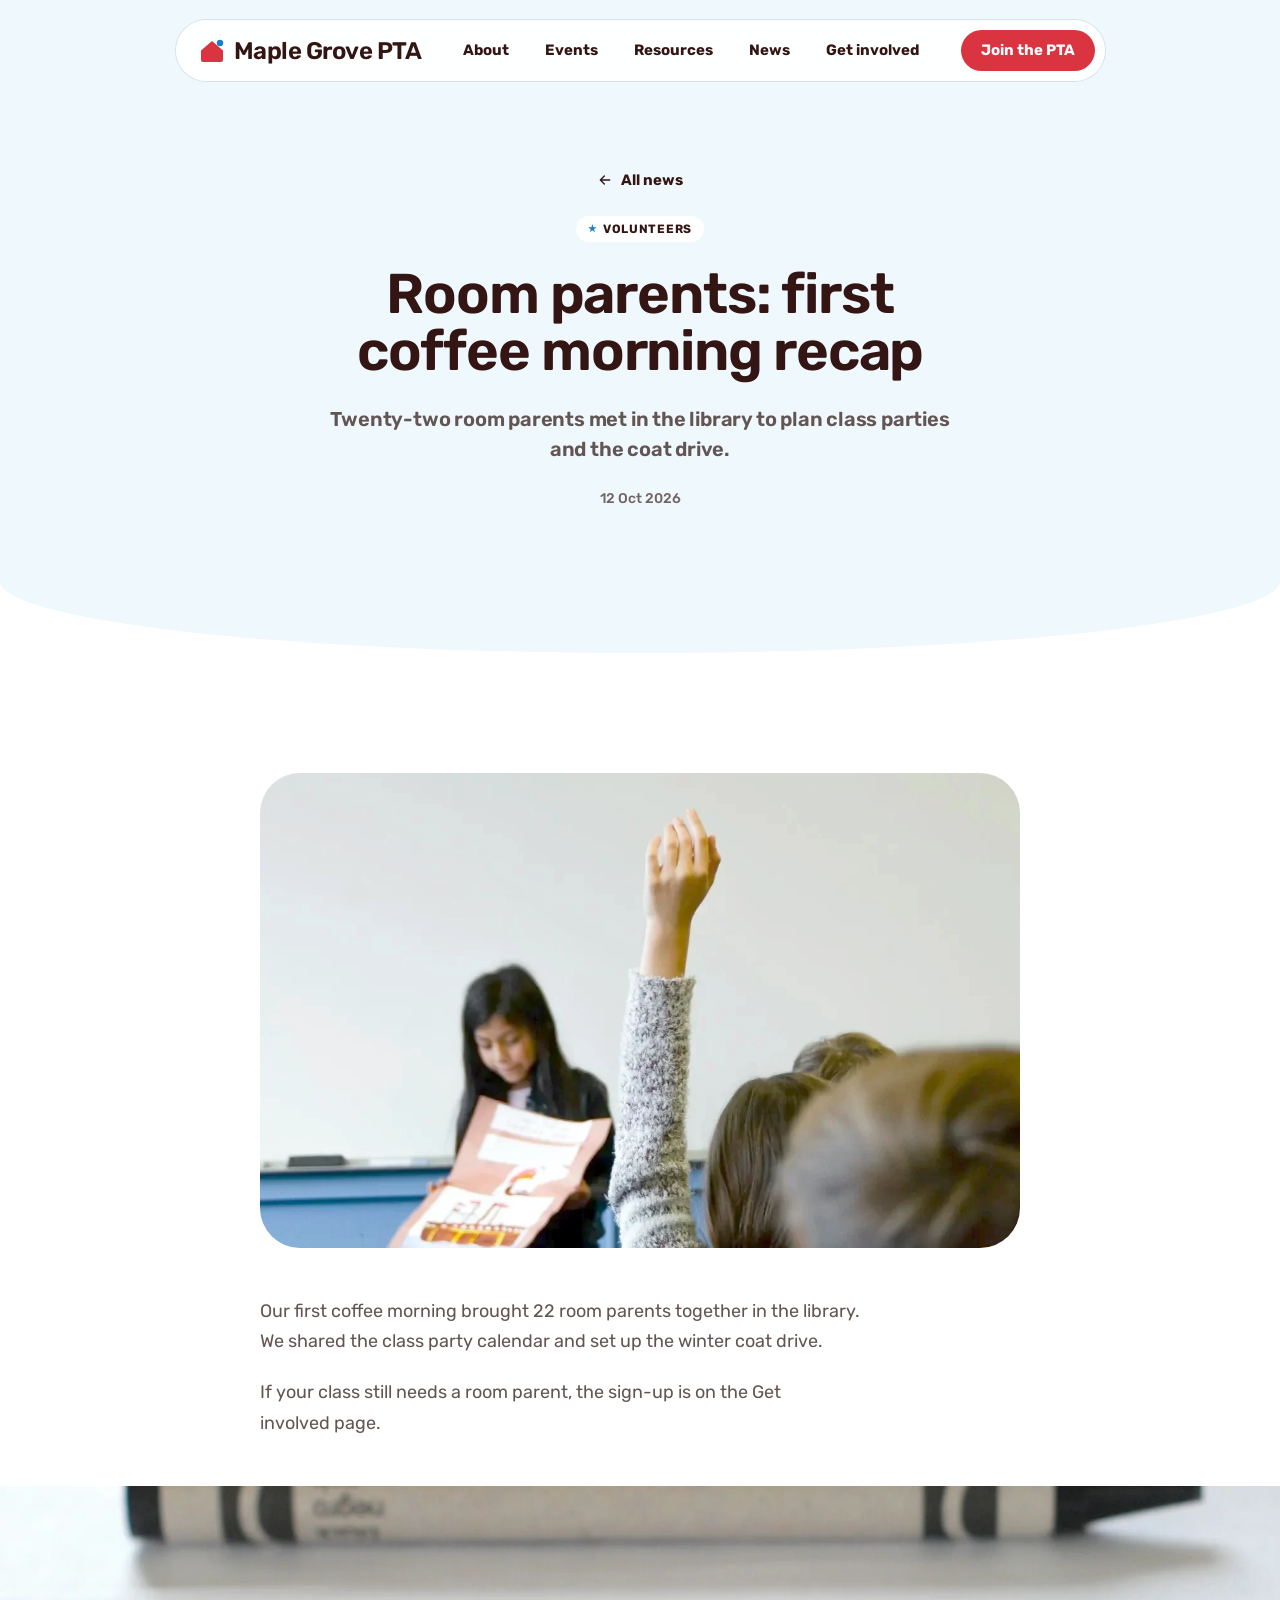
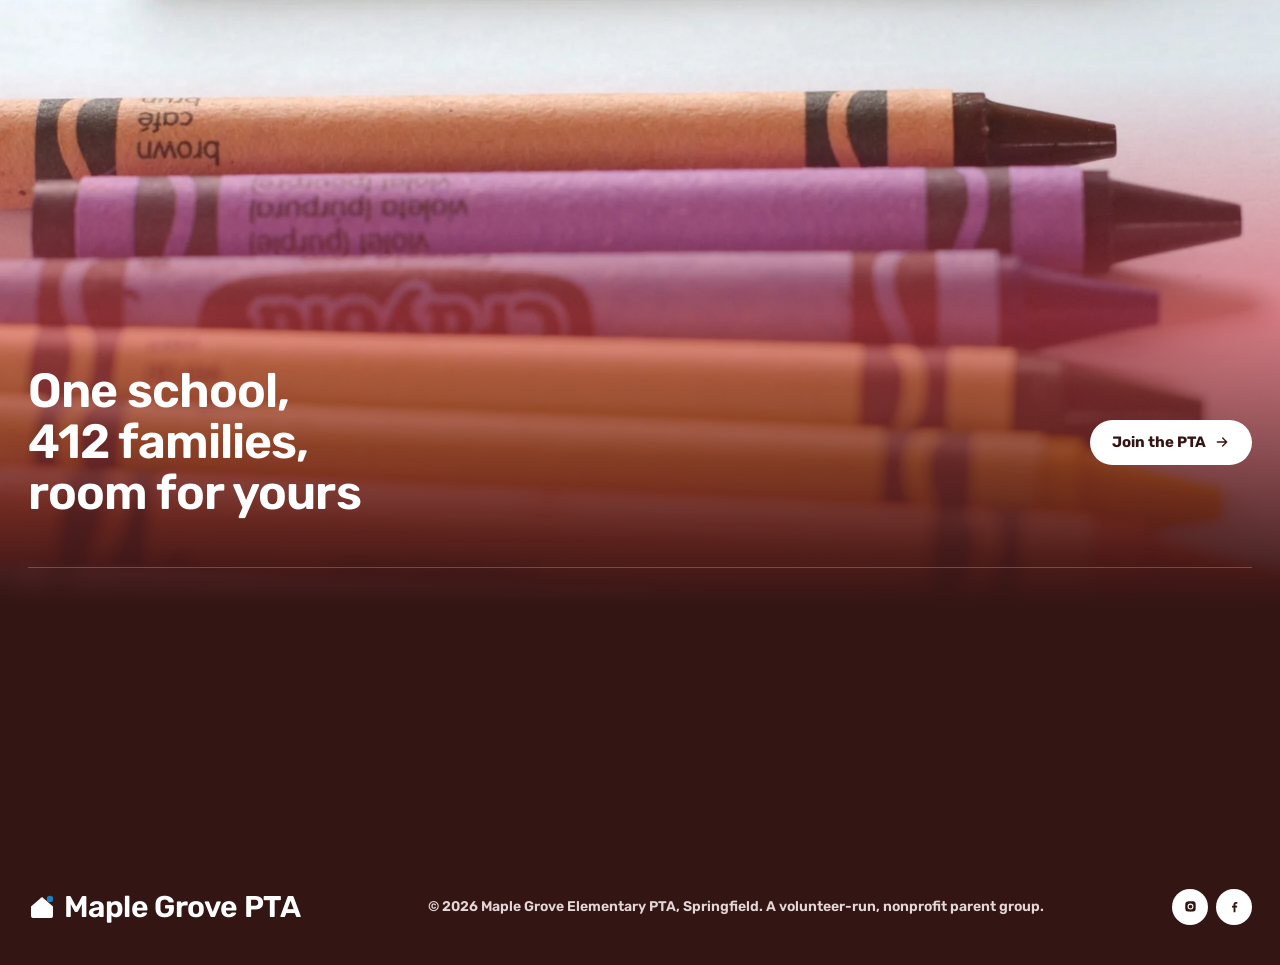
<file: news/coffee-morning-recap.html>
<!-- Made by Grayskills CMS from news/_post.html. Edit this item in the CMS. -->
<!DOCTYPE html>

<html lang="en">
<head>
<meta content="nubi · checked 2026-10-23 · 12 checks passed · director 86/100 · plan d5873763c240b682" name="grayskills"/>
<meta charset="utf-8">
<meta content="width=device-width, initial-scale=1" name="viewport"/>
<title>Room parents: first coffee morning recap</title>
<meta content="A story from the Maple Grove Elementary PTA in Springfield: classroom news, school events and updates for busy parents." name="description"/>
<link href="https://bbq97.github.io/maple-grove-elementary-pta/news/coffee-morning-recap" rel="canonical"/>
<meta content="website" property="og:type"/>
<meta content="{title} · Maple Grove Elementary PTA" property="og:title"/>
<meta content="{excerpt}" property="og:description"/>
<meta content="https://bbq97.github.io/maple-grove-elementary-pta/images/hero-1-share.jpg" property="og:image"/>
<meta content="summary_large_image" name="twitter:card"/>
<link href="../favicon.svg" rel="icon" type="image/svg+xml"/>
<link href="https://fonts.googleapis.com" rel="preconnect"/><link crossorigin="" href="https://fonts.gstatic.com" rel="preconnect"/>
<link href="../theme.css" rel="stylesheet"/>
<link href="../tokens.css" rel="stylesheet"/>
<link href="../palette.css" rel="stylesheet"/>
<link href="../type.css" rel="stylesheet"/>
<link href="../theme-links.css" rel="stylesheet"/>
<link href="../nubi.css" rel="stylesheet"/>
<link href="../site.css" rel="stylesheet"/>
<link href="../type-fix.css" rel="stylesheet"/>
<link href="../motion/motion.css" rel="stylesheet"/>
<link href="../motion/micro.css" rel="stylesheet"/>
<script data-rules="../motion/rules.json" src="../motion/motion.js"></script>
<script defer="" src="../motion/micro.js"></script>
</meta><meta content="https://bbq97.github.io/maple-grove-elementary-pta/news/coffee-morning-recap" property="og:url"/></head>
<body class="post" data-art-group="sticker-badge">
<a class="sr-only" href="#main">Skip to content</a>
<svg aria-hidden="true" focusable="false" height="0" style="position:absolute" width="0">
<filter height="120%" id="crayon" width="120%" x="-10%" y="-10%">
<feturbulence basefrequency="0.9" numoctaves="2" result="n" seed="7" type="fractalNoise"></feturbulence>
<fedisplacementmap in="SourceGraphic" in2="n" result="d" scale="3.2" xchannelselector="R" ychannelselector="G"></fedisplacementmap>
<fecomponenttransfer in="n" result="g"><fefunca tablevalues="1 1 1 0.55 1 1 0.7 1" type="discrete"></fefunca></fecomponenttransfer>
<fecomposite in="d" in2="g" operator="in"></fecomposite>
</filter>
</svg>
<header class="site-head" data-gs-section="header">
<div class="site-head__bar">
<a aria-label="Maple Grove PTA home" class="logo" href="../">
<svg aria-hidden="true" viewbox="0 0 28 28"><path d="M3 13.5 14 4l11 9.5V23a2 2 0 0 1-2 2H5a2 2 0 0 1-2-2Z" fill="var(--accent)"></path><circle cx="22" cy="6" fill="var(--pop)" r="3.2"></circle></svg>
      Maple Grove PTA
    </a>
<nav aria-label="Main" class="nav-links">
<a href="../about">About</a>
<a href="../events">Events</a>
<a href="../resources">Resources</a>
<a href=".">News</a>
<a href="../get-involved">Get involved</a>
</nav>
<a class="btn btn--primary btn--sm" href="../#join">Join the PTA</a>
<button aria-controls="drawer" aria-expanded="false" aria-label="Open menu" class="nav-toggle" type="button">
<svg fill="none" stroke-linecap="round" stroke-width="2.2" viewbox="0 0 24 24"><path d="M4 8h16M4 16h16"></path></svg>
</button>
</div>
<nav aria-label="Mobile" class="drawer" id="drawer">
<a href="../about">About</a>
<a href="../events">Events</a>
<a href="../resources">Resources</a>
<a href=".">News</a>
<a href="../get-involved">Get involved</a>
<a class="btn btn--primary" href="../#join">Join the PTA</a>
</nav>
</header>
<main id="main">
<section aria-labelledby="post-title" class="pt-phero" data-gs-section="article-hero">
<div class="wrap pt-phero__in">
<a class="pt-back" href="."><svg aria-hidden="true" viewbox="0 0 24 24"><path d="M19 12H5M11 6l-6 6 6 6"></path></svg>All news</a>
<span class="chip chip--white" data-gs-field="category">Volunteers</span>
<h1 class="t-h1" data-gs-field="title" id="post-title">Room parents: first coffee morning recap</h1>
<p class="t-lead" data-gs-field="excerpt">Twenty-two room parents met in the library to plan class parties and the coat drive.</p>
<time class="pt-note" data-gs-field="date" datetime="2026-10-12">12 Oct 2026</time>
</div>
</section>
<section class="pt-after pt-sec pt-sec--white" data-gs-section="article">
<div class="wrap">
<article class="pt-article">
<div aria-label="Photo for this story" class="pt-article__img" data-gs-bg="" data-gs-field="image" role="img" style="background-image:url('../images/story-1.webp');"></div>
<div class="pt-article__body" data-gs-field="body"><p>Our first coffee morning brought 22 room parents together in the library. We shared the class party calendar and set up the winter coat drive.</p><p>If your class still needs a room parent, the sign-up is on the Get involved page.</p></div>
</article>
</div>
</section>
</main>
<footer class="foot" data-gs-section="footer">
<div class="foot__photo site-footer__photo"><img alt="A row of bright crayons on a white table" height="1080" loading="lazy" src="../images/footer.webp" width="2880"/></div>
<div class="foot__inner wrap">
<div class="foot__cta">
<h2 class="t-h2">One school, 412 families, room for yours</h2>
<a class="btn btn--light" href="../#join">Join the PTA <svg aria-hidden="true" fill="none" stroke="currentColor" stroke-linecap="round" stroke-linejoin="round" stroke-width="2" viewbox="0 0 24 24"><path d="M5 12h14M13 6l6 6-6 6"></path></svg></a>
</div>
<div class="foot__cols">
<div>
<h3>Find us</h3>
<address>Maple Grove Elementary PTA<br/>1250 Maple Grove Road,<br/>Springfield, OR 97477</address>
<ul style="margin-top:14px"><li><a href="mailto:hello@maplegrovepta.org">hello@maplegrovepta.org</a></li><li><a href="tel:+15415550188">(541) 555-0188</a></li></ul>
</div>
<div><h3>Our PTA</h3><ul><li><a href="../about">About us</a></li><li><a href="../about#board">The board</a></li><li><a href=".">News</a></li><li><a href="../#meeting">Monthly meeting</a></li></ul></div>
<div><h3>Families</h3><ul><li><a href="../events">Events</a></li><li><a href="../resources">Resources</a></li><li><a href="../files/lunch-menu-november.pdf">Lunch menu</a></li><li><a href="../resources#documents">Forms</a></li></ul></div>
<div><h3>Help out</h3><ul><li><a href="../get-involved">Get involved</a></li><li><a href="../get-involved#roles">Open volunteer spots</a></li><li><a href="../#join">Membership</a></li><li><a href="../#faq">FAQ</a></li></ul></div>
</div>
<div class="foot__base">
<a aria-label="Maple Grove PTA home" class="logo" href="../"><svg aria-hidden="true" viewbox="0 0 28 28"><path d="M3 13.5 14 4l11 9.5V23a2 2 0 0 1-2 2H5a2 2 0 0 1-2-2Z" fill="var(--on-dark)"></path><circle cx="22" cy="6" fill="var(--pop)" r="3.2"></circle></svg>Maple Grove PTA</a>
<span>© 2026 Maple Grove Elementary PTA, Springfield. A volunteer-run, nonprofit parent group.</span>
<div class="socials">
<a aria-label="Maple Grove PTA on Instagram" href="https://www.instagram.com/"><svg viewbox="0 0 24 24"><path d="M12 7.3a4.7 4.7 0 1 0 0 9.4 4.7 4.7 0 0 0 0-9.4Zm0 7.7a3 3 0 1 1 0-6 3 3 0 0 1 0 6Zm6-7.9a1.1 1.1 0 1 1-2.2 0 1.1 1.1 0 0 1 2.2 0ZM12 3.6c2.7 0 3 0 4.1.1 2.7.1 4 1.4 4.1 4.1.1 1.1.1 1.4.1 4.1s0 3-.1 4.1c-.1 2.7-1.4 4-4.1 4.1-1.1.1-1.4.1-4.1.1s-3 0-4.1-.1c-2.7-.1-4-1.4-4.1-4.1C3.7 15 3.6 14.7 3.6 12s0-3 .1-4.1c.1-2.7 1.4-4 4.1-4.1 1.1-.1 1.4-.1 4.2-.1Z"></path></svg></a>
<a aria-label="Maple Grove PTA on Facebook" href="https://www.facebook.com/"><svg viewbox="0 0 24 24"><path d="M13.5 21v-7.4h2.5l.4-2.9h-2.9V8.9c0-.8.2-1.4 1.4-1.4h1.6V4.9c-.3 0-1.2-.1-2.3-.1-2.3 0-3.8 1.4-3.8 3.9v2.1H8v2.9h2.5V21h3Z"></path></svg></a>
</div>
</div>
</div>
</footer>
<script src="../nubi.js"></script>
<script type="speculationrules">{"prefetch":[{"where":{"and":[{"href_matches":"/*"},{"not":{"selector_matches":"[download],[target=_blank],[rel~=nofollow]"}}]},"eagerness":"moderate"}]}</script>
<script data-gs-instant>/* Grayskills: open the next page instantly (loads it while the pointer is on the link) */(function(){if(window.HTMLScriptElement&&HTMLScriptElement.supports&&HTMLScriptElement.supports("speculationrules"))return;var d={};function p(e){var a=e.target&&e.target.closest&&e.target.closest("a[href]");if(!a||a.origin!==location.origin||a.target==="_blank"||a.hasAttribute("download")||d[a.href]||(a.pathname===location.pathname&&a.hash))return;d[a.href]=1;var l=document.createElement("link");l.rel="prefetch";l.href=a.href;document.head.appendChild(l)}addEventListener("mouseover",p,{passive:true});addEventListener("touchstart",p,{passive:true})})();</script>
</body>
</html>
</file>
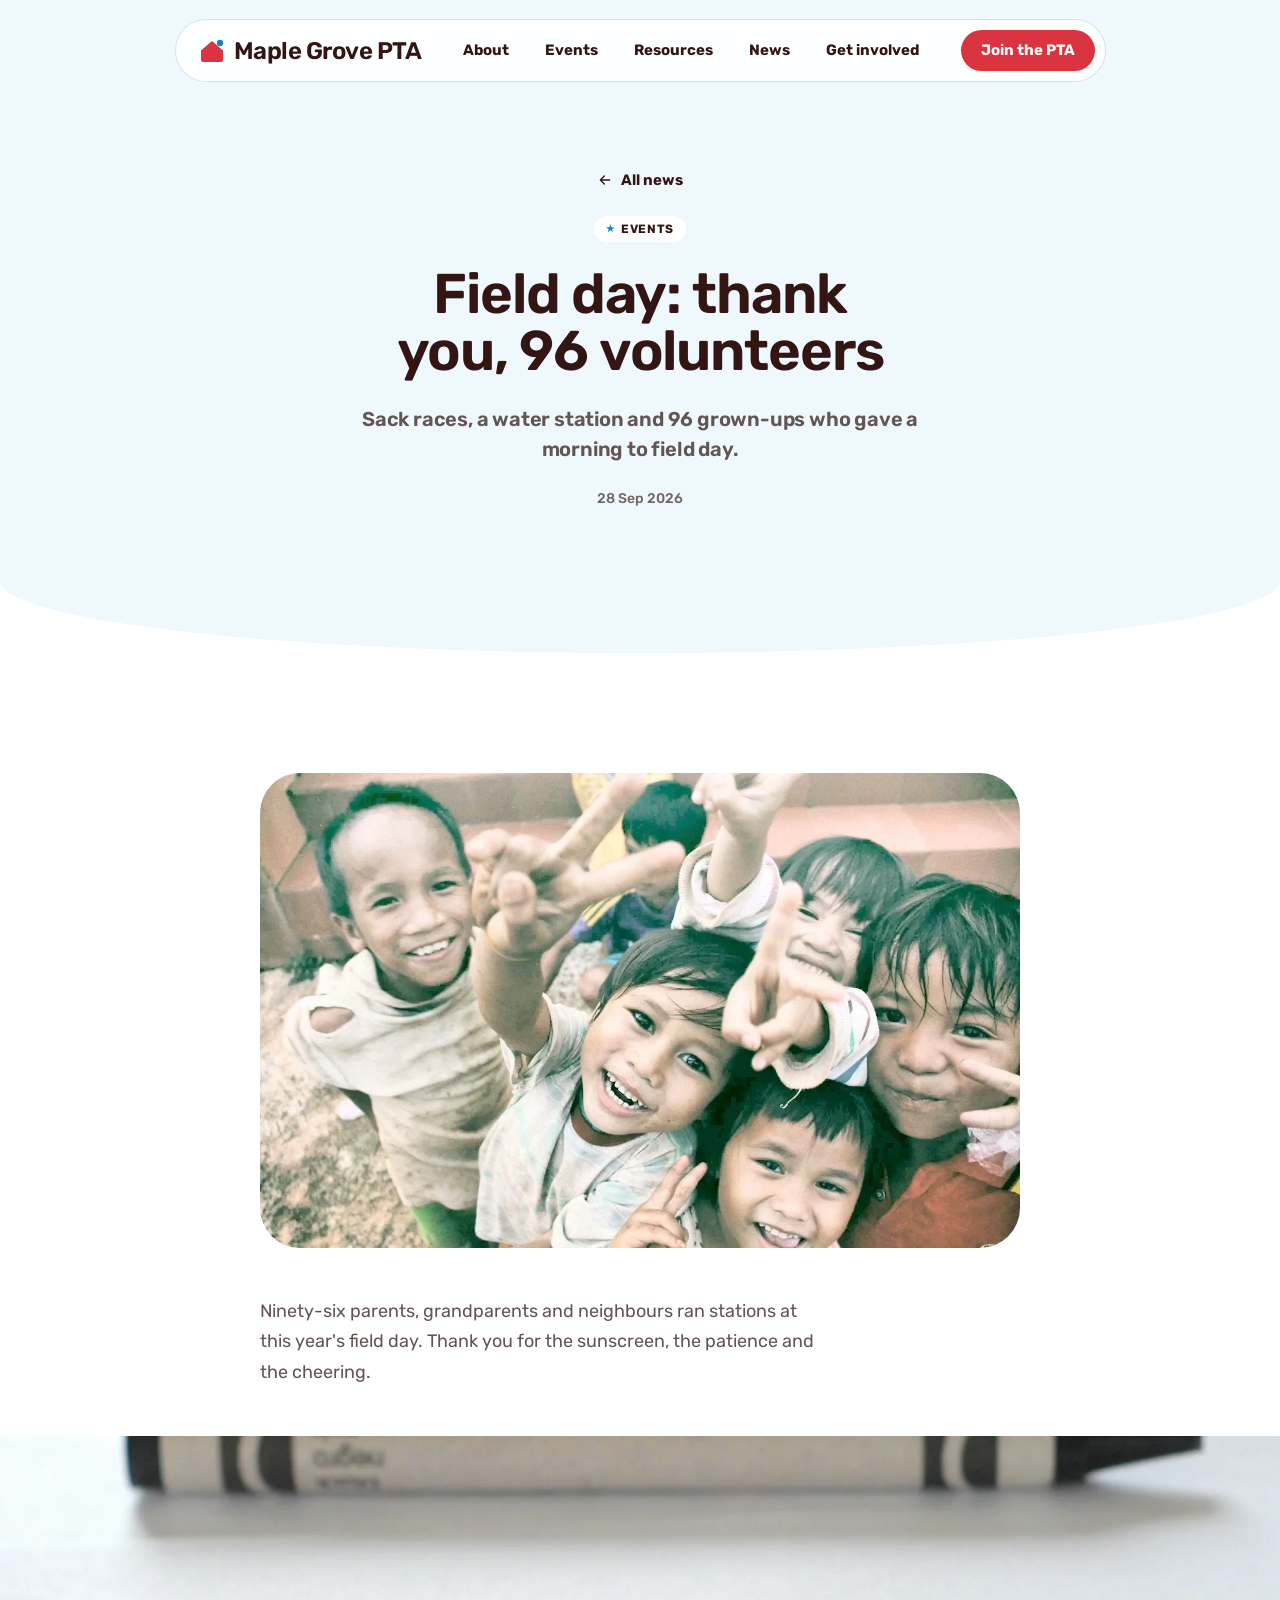
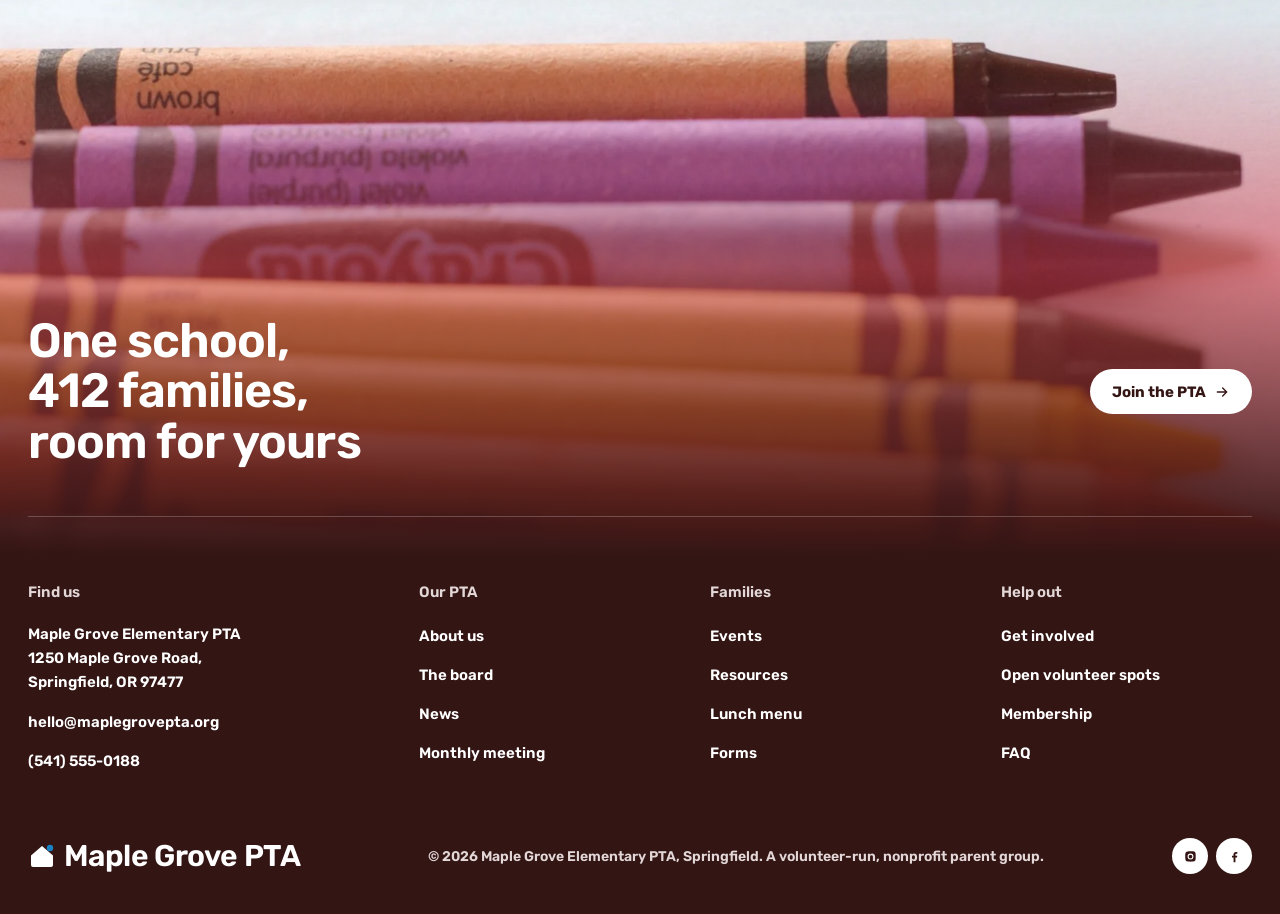
<file: news/field-day-thank-you.html>
<!-- Made by Grayskills CMS from news/_post.html. Edit this item in the CMS. -->
<!DOCTYPE html>

<html lang="en">
<head>
<meta content="nubi · checked 2026-10-23 · 12 checks passed · director 86/100 · plan d5873763c240b682" name="grayskills"/>
<meta charset="utf-8">
<meta content="width=device-width, initial-scale=1" name="viewport"/>
<title>Field day: thank you, 96 volunteers</title>
<meta content="A story from the Maple Grove Elementary PTA in Springfield: classroom news, school events and updates for busy parents." name="description"/>
<link href="https://bbq97.github.io/maple-grove-elementary-pta/news/field-day-thank-you" rel="canonical"/>
<meta content="website" property="og:type"/>
<meta content="{title} · Maple Grove Elementary PTA" property="og:title"/>
<meta content="{excerpt}" property="og:description"/>
<meta content="https://bbq97.github.io/maple-grove-elementary-pta/images/hero-1-share.jpg" property="og:image"/>
<meta content="summary_large_image" name="twitter:card"/>
<link href="../favicon.svg" rel="icon" type="image/svg+xml"/>
<link href="https://fonts.googleapis.com" rel="preconnect"/><link crossorigin="" href="https://fonts.gstatic.com" rel="preconnect"/>
<link href="../theme.css" rel="stylesheet"/>
<link href="../tokens.css" rel="stylesheet"/>
<link href="../palette.css" rel="stylesheet"/>
<link href="../type.css" rel="stylesheet"/>
<link href="../theme-links.css" rel="stylesheet"/>
<link href="../nubi.css" rel="stylesheet"/>
<link href="../site.css" rel="stylesheet"/>
<link href="../type-fix.css" rel="stylesheet"/>
<link href="../motion/motion.css" rel="stylesheet"/>
<link href="../motion/micro.css" rel="stylesheet"/>
<script data-rules="../motion/rules.json" src="../motion/motion.js"></script>
<script defer="" src="../motion/micro.js"></script>
</meta><meta content="https://bbq97.github.io/maple-grove-elementary-pta/news/field-day-thank-you" property="og:url"/></head>
<body class="post" data-art-group="sticker-badge">
<a class="sr-only" href="#main">Skip to content</a>
<svg aria-hidden="true" focusable="false" height="0" style="position:absolute" width="0">
<filter height="120%" id="crayon" width="120%" x="-10%" y="-10%">
<feturbulence basefrequency="0.9" numoctaves="2" result="n" seed="7" type="fractalNoise"></feturbulence>
<fedisplacementmap in="SourceGraphic" in2="n" result="d" scale="3.2" xchannelselector="R" ychannelselector="G"></fedisplacementmap>
<fecomponenttransfer in="n" result="g"><fefunca tablevalues="1 1 1 0.55 1 1 0.7 1" type="discrete"></fefunca></fecomponenttransfer>
<fecomposite in="d" in2="g" operator="in"></fecomposite>
</filter>
</svg>
<header class="site-head" data-gs-section="header">
<div class="site-head__bar">
<a aria-label="Maple Grove PTA home" class="logo" href="../">
<svg aria-hidden="true" viewbox="0 0 28 28"><path d="M3 13.5 14 4l11 9.5V23a2 2 0 0 1-2 2H5a2 2 0 0 1-2-2Z" fill="var(--accent)"></path><circle cx="22" cy="6" fill="var(--pop)" r="3.2"></circle></svg>
      Maple Grove PTA
    </a>
<nav aria-label="Main" class="nav-links">
<a href="../about">About</a>
<a href="../events">Events</a>
<a href="../resources">Resources</a>
<a href=".">News</a>
<a href="../get-involved">Get involved</a>
</nav>
<a class="btn btn--primary btn--sm" href="../#join">Join the PTA</a>
<button aria-controls="drawer" aria-expanded="false" aria-label="Open menu" class="nav-toggle" type="button">
<svg fill="none" stroke-linecap="round" stroke-width="2.2" viewbox="0 0 24 24"><path d="M4 8h16M4 16h16"></path></svg>
</button>
</div>
<nav aria-label="Mobile" class="drawer" id="drawer">
<a href="../about">About</a>
<a href="../events">Events</a>
<a href="../resources">Resources</a>
<a href=".">News</a>
<a href="../get-involved">Get involved</a>
<a class="btn btn--primary" href="../#join">Join the PTA</a>
</nav>
</header>
<main id="main">
<section aria-labelledby="post-title" class="pt-phero" data-gs-section="article-hero">
<div class="wrap pt-phero__in">
<a class="pt-back" href="."><svg aria-hidden="true" viewbox="0 0 24 24"><path d="M19 12H5M11 6l-6 6 6 6"></path></svg>All news</a>
<span class="chip chip--white" data-gs-field="category">Events</span>
<h1 class="t-h1" data-gs-field="title" id="post-title">Field day: thank you, 96 volunteers</h1>
<p class="t-lead" data-gs-field="excerpt">Sack races, a water station and 96 grown-ups who gave a morning to field day.</p>
<time class="pt-note" data-gs-field="date" datetime="2026-09-28">28 Sep 2026</time>
</div>
</section>
<section class="pt-after pt-sec pt-sec--white" data-gs-section="article">
<div class="wrap">
<article class="pt-article">
<div aria-label="Photo for this story" class="pt-article__img" data-gs-bg="" data-gs-field="image" role="img" style="background-image:url('../images/story-3.webp');"></div>
<div class="pt-article__body" data-gs-field="body"><p>Ninety-six parents, grandparents and neighbours ran stations at this year's field day. Thank you for the sunscreen, the patience and the cheering.</p></div>
</article>
</div>
</section>
</main>
<footer class="foot" data-gs-section="footer">
<div class="foot__photo site-footer__photo"><img alt="A row of bright crayons on a white table" height="1080" loading="lazy" src="../images/footer.webp" width="2880"/></div>
<div class="foot__inner wrap">
<div class="foot__cta">
<h2 class="t-h2">One school, 412 families, room for yours</h2>
<a class="btn btn--light" href="../#join">Join the PTA <svg aria-hidden="true" fill="none" stroke="currentColor" stroke-linecap="round" stroke-linejoin="round" stroke-width="2" viewbox="0 0 24 24"><path d="M5 12h14M13 6l6 6-6 6"></path></svg></a>
</div>
<div class="foot__cols">
<div>
<h3>Find us</h3>
<address>Maple Grove Elementary PTA<br/>1250 Maple Grove Road,<br/>Springfield, OR 97477</address>
<ul style="margin-top:14px"><li><a href="mailto:hello@maplegrovepta.org">hello@maplegrovepta.org</a></li><li><a href="tel:+15415550188">(541) 555-0188</a></li></ul>
</div>
<div><h3>Our PTA</h3><ul><li><a href="../about">About us</a></li><li><a href="../about#board">The board</a></li><li><a href=".">News</a></li><li><a href="../#meeting">Monthly meeting</a></li></ul></div>
<div><h3>Families</h3><ul><li><a href="../events">Events</a></li><li><a href="../resources">Resources</a></li><li><a href="../files/lunch-menu-november.pdf">Lunch menu</a></li><li><a href="../resources#documents">Forms</a></li></ul></div>
<div><h3>Help out</h3><ul><li><a href="../get-involved">Get involved</a></li><li><a href="../get-involved#roles">Open volunteer spots</a></li><li><a href="../#join">Membership</a></li><li><a href="../#faq">FAQ</a></li></ul></div>
</div>
<div class="foot__base">
<a aria-label="Maple Grove PTA home" class="logo" href="../"><svg aria-hidden="true" viewbox="0 0 28 28"><path d="M3 13.5 14 4l11 9.5V23a2 2 0 0 1-2 2H5a2 2 0 0 1-2-2Z" fill="var(--on-dark)"></path><circle cx="22" cy="6" fill="var(--pop)" r="3.2"></circle></svg>Maple Grove PTA</a>
<span>© 2026 Maple Grove Elementary PTA, Springfield. A volunteer-run, nonprofit parent group.</span>
<div class="socials">
<a aria-label="Maple Grove PTA on Instagram" href="https://www.instagram.com/"><svg viewbox="0 0 24 24"><path d="M12 7.3a4.7 4.7 0 1 0 0 9.4 4.7 4.7 0 0 0 0-9.4Zm0 7.7a3 3 0 1 1 0-6 3 3 0 0 1 0 6Zm6-7.9a1.1 1.1 0 1 1-2.2 0 1.1 1.1 0 0 1 2.2 0ZM12 3.6c2.7 0 3 0 4.1.1 2.7.1 4 1.4 4.1 4.1.1 1.1.1 1.4.1 4.1s0 3-.1 4.1c-.1 2.7-1.4 4-4.1 4.1-1.1.1-1.4.1-4.1.1s-3 0-4.1-.1c-2.7-.1-4-1.4-4.1-4.1C3.7 15 3.6 14.7 3.6 12s0-3 .1-4.1c.1-2.7 1.4-4 4.1-4.1 1.1-.1 1.4-.1 4.2-.1Z"></path></svg></a>
<a aria-label="Maple Grove PTA on Facebook" href="https://www.facebook.com/"><svg viewbox="0 0 24 24"><path d="M13.5 21v-7.4h2.5l.4-2.9h-2.9V8.9c0-.8.2-1.4 1.4-1.4h1.6V4.9c-.3 0-1.2-.1-2.3-.1-2.3 0-3.8 1.4-3.8 3.9v2.1H8v2.9h2.5V21h3Z"></path></svg></a>
</div>
</div>
</div>
</footer>
<script src="../nubi.js"></script>
<script type="speculationrules">{"prefetch":[{"where":{"and":[{"href_matches":"/*"},{"not":{"selector_matches":"[download],[target=_blank],[rel~=nofollow]"}}]},"eagerness":"moderate"}]}</script>
<script data-gs-instant>/* Grayskills: open the next page instantly (loads it while the pointer is on the link) */(function(){if(window.HTMLScriptElement&&HTMLScriptElement.supports&&HTMLScriptElement.supports("speculationrules"))return;var d={};function p(e){var a=e.target&&e.target.closest&&e.target.closest("a[href]");if(!a||a.origin!==location.origin||a.target==="_blank"||a.hasAttribute("download")||d[a.href]||(a.pathname===location.pathname&&a.hash))return;d[a.href]=1;var l=document.createElement("link");l.rel="prefetch";l.href=a.href;document.head.appendChild(l)}addEventListener("mouseover",p,{passive:true});addEventListener("touchstart",p,{passive:true})})();</script>
</body>
</html>
</file>
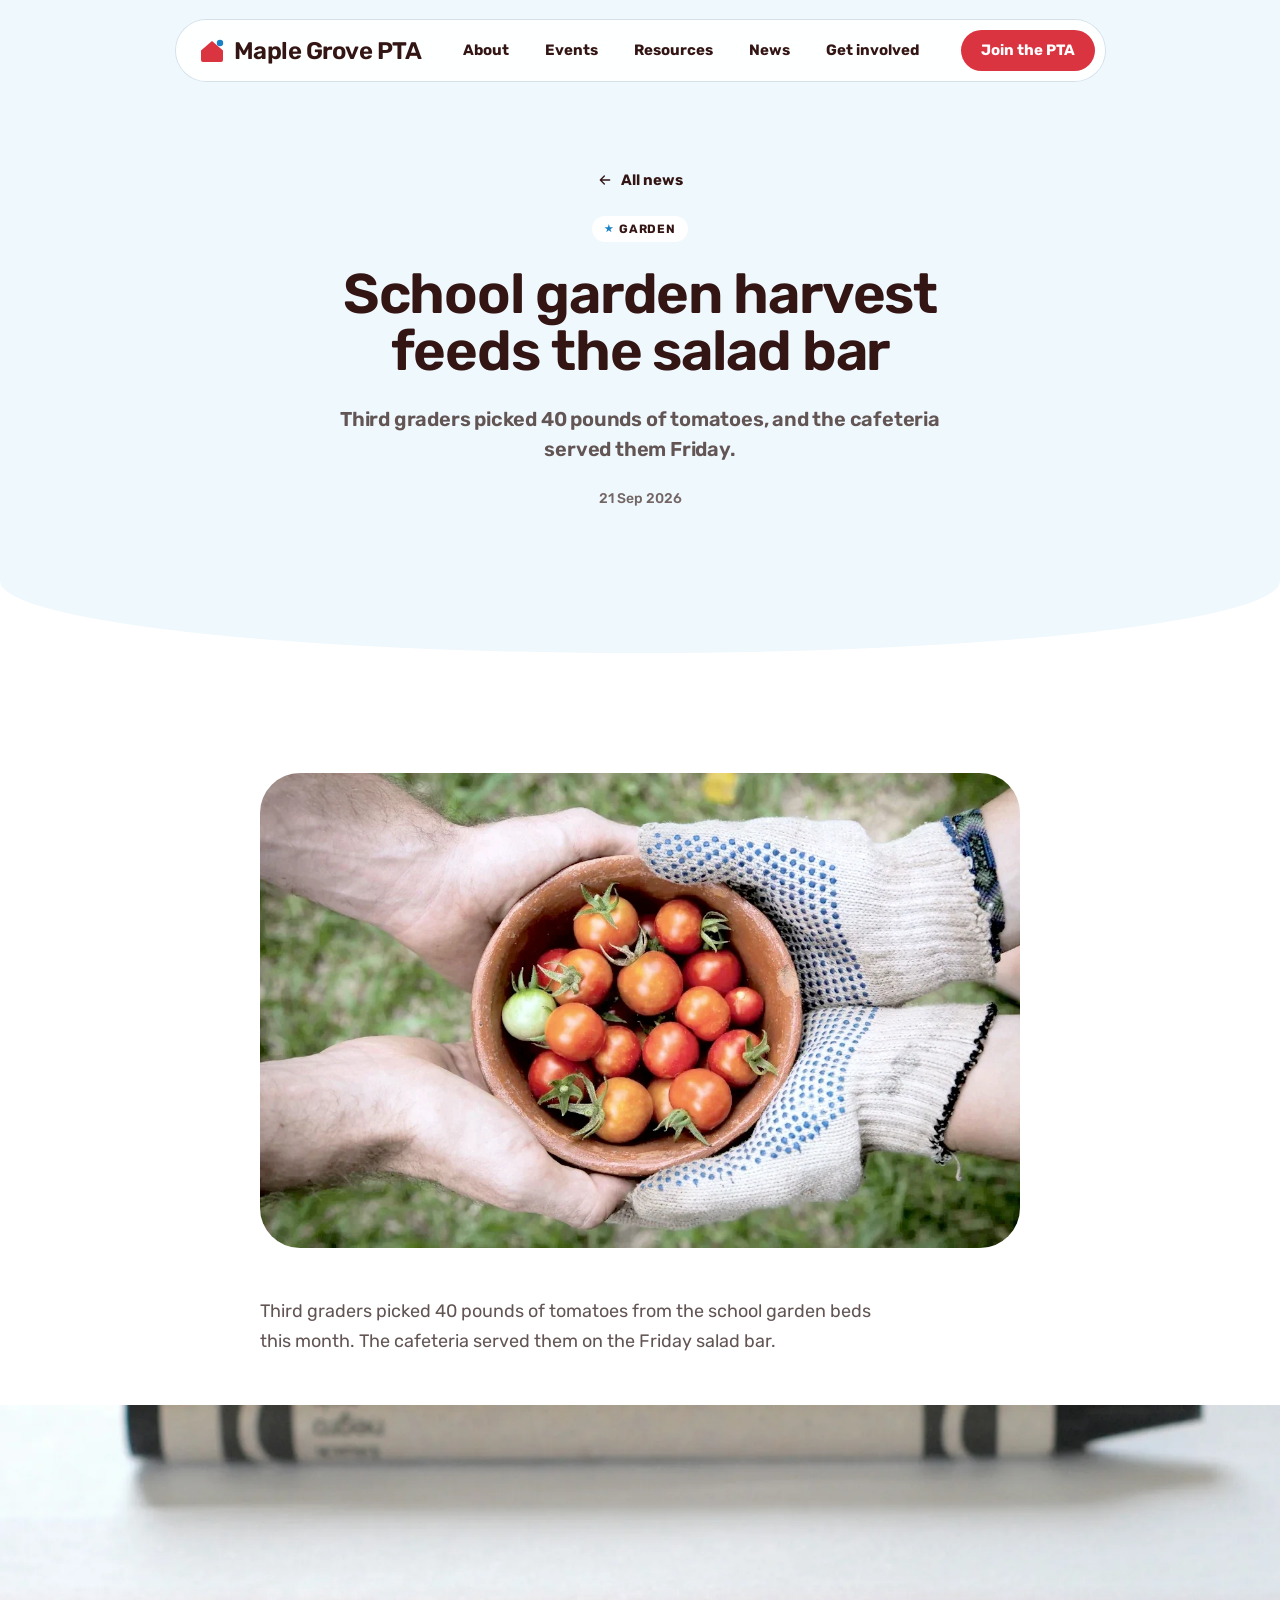
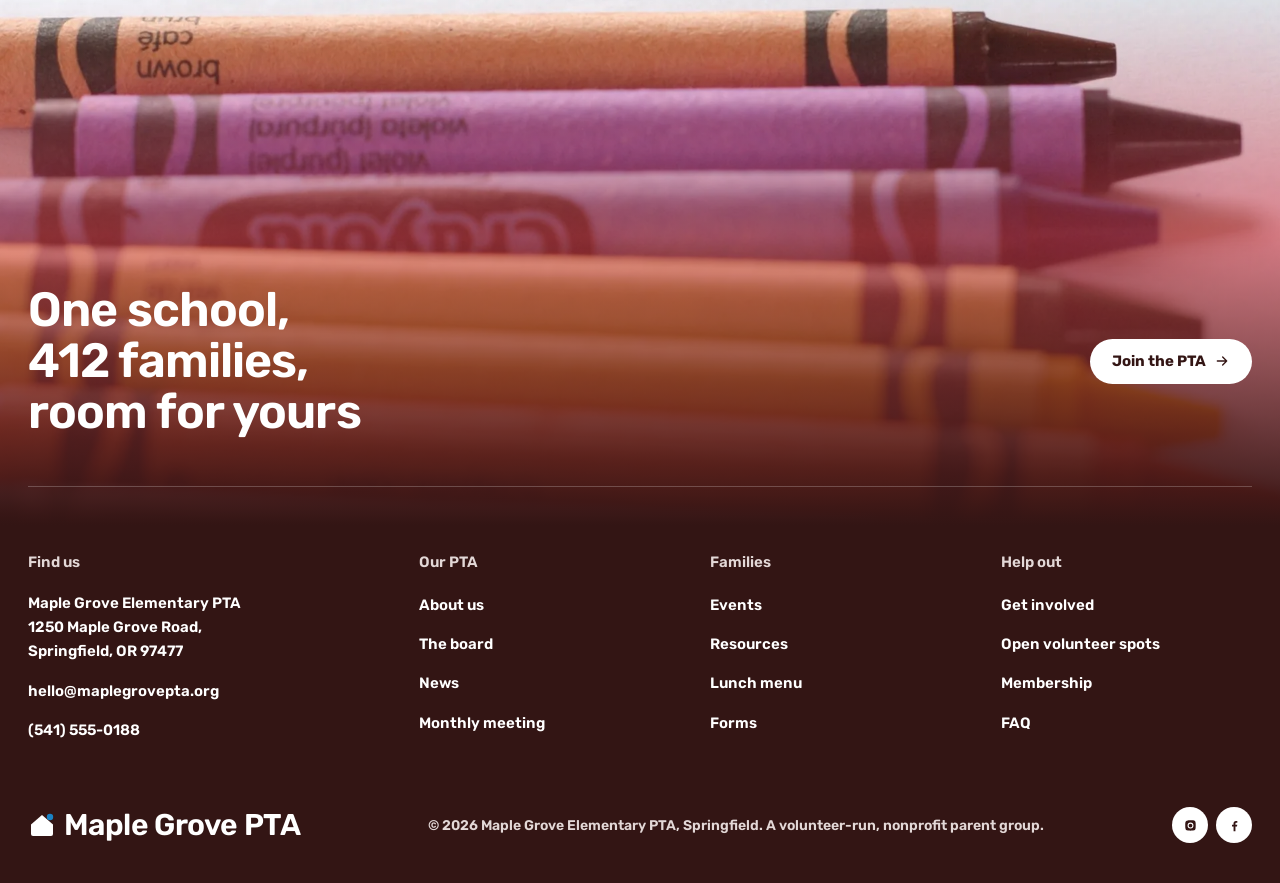
<file: news/garden-harvest.html>
<!-- Made by Grayskills CMS from news/_post.html. Edit this item in the CMS. -->
<!DOCTYPE html>

<html lang="en">
<head>
<meta content="nubi · checked 2026-10-23 · 12 checks passed · director 86/100 · plan d5873763c240b682" name="grayskills"/>
<meta charset="utf-8">
<meta content="width=device-width, initial-scale=1" name="viewport"/>
<title>School garden harvest feeds the salad bar</title>
<meta content="A story from the Maple Grove Elementary PTA in Springfield: classroom news, school events and updates for busy parents." name="description"/>
<link href="https://bbq97.github.io/maple-grove-elementary-pta/news/garden-harvest" rel="canonical"/>
<meta content="website" property="og:type"/>
<meta content="{title} · Maple Grove Elementary PTA" property="og:title"/>
<meta content="{excerpt}" property="og:description"/>
<meta content="https://bbq97.github.io/maple-grove-elementary-pta/images/hero-1-share.jpg" property="og:image"/>
<meta content="summary_large_image" name="twitter:card"/>
<link href="../favicon.svg" rel="icon" type="image/svg+xml"/>
<link href="https://fonts.googleapis.com" rel="preconnect"/><link crossorigin="" href="https://fonts.gstatic.com" rel="preconnect"/>
<link href="../theme.css" rel="stylesheet"/>
<link href="../tokens.css" rel="stylesheet"/>
<link href="../palette.css" rel="stylesheet"/>
<link href="../type.css" rel="stylesheet"/>
<link href="../theme-links.css" rel="stylesheet"/>
<link href="../nubi.css" rel="stylesheet"/>
<link href="../site.css" rel="stylesheet"/>
<link href="../type-fix.css" rel="stylesheet"/>
<link href="../motion/motion.css" rel="stylesheet"/>
<link href="../motion/micro.css" rel="stylesheet"/>
<script data-rules="../motion/rules.json" src="../motion/motion.js"></script>
<script defer="" src="../motion/micro.js"></script>
</meta><meta content="https://bbq97.github.io/maple-grove-elementary-pta/news/garden-harvest" property="og:url"/></head>
<body class="post" data-art-group="sticker-badge">
<a class="sr-only" href="#main">Skip to content</a>
<svg aria-hidden="true" focusable="false" height="0" style="position:absolute" width="0">
<filter height="120%" id="crayon" width="120%" x="-10%" y="-10%">
<feturbulence basefrequency="0.9" numoctaves="2" result="n" seed="7" type="fractalNoise"></feturbulence>
<fedisplacementmap in="SourceGraphic" in2="n" result="d" scale="3.2" xchannelselector="R" ychannelselector="G"></fedisplacementmap>
<fecomponenttransfer in="n" result="g"><fefunca tablevalues="1 1 1 0.55 1 1 0.7 1" type="discrete"></fefunca></fecomponenttransfer>
<fecomposite in="d" in2="g" operator="in"></fecomposite>
</filter>
</svg>
<header class="site-head" data-gs-section="header">
<div class="site-head__bar">
<a aria-label="Maple Grove PTA home" class="logo" href="../">
<svg aria-hidden="true" viewbox="0 0 28 28"><path d="M3 13.5 14 4l11 9.5V23a2 2 0 0 1-2 2H5a2 2 0 0 1-2-2Z" fill="var(--accent)"></path><circle cx="22" cy="6" fill="var(--pop)" r="3.2"></circle></svg>
      Maple Grove PTA
    </a>
<nav aria-label="Main" class="nav-links">
<a href="../about">About</a>
<a href="../events">Events</a>
<a href="../resources">Resources</a>
<a href=".">News</a>
<a href="../get-involved">Get involved</a>
</nav>
<a class="btn btn--primary btn--sm" href="../#join">Join the PTA</a>
<button aria-controls="drawer" aria-expanded="false" aria-label="Open menu" class="nav-toggle" type="button">
<svg fill="none" stroke-linecap="round" stroke-width="2.2" viewbox="0 0 24 24"><path d="M4 8h16M4 16h16"></path></svg>
</button>
</div>
<nav aria-label="Mobile" class="drawer" id="drawer">
<a href="../about">About</a>
<a href="../events">Events</a>
<a href="../resources">Resources</a>
<a href=".">News</a>
<a href="../get-involved">Get involved</a>
<a class="btn btn--primary" href="../#join">Join the PTA</a>
</nav>
</header>
<main id="main">
<section aria-labelledby="post-title" class="pt-phero" data-gs-section="article-hero">
<div class="wrap pt-phero__in">
<a class="pt-back" href="."><svg aria-hidden="true" viewbox="0 0 24 24"><path d="M19 12H5M11 6l-6 6 6 6"></path></svg>All news</a>
<span class="chip chip--white" data-gs-field="category">Garden</span>
<h1 class="t-h1" data-gs-field="title" id="post-title">School garden harvest feeds the salad bar</h1>
<p class="t-lead" data-gs-field="excerpt">Third graders picked 40 pounds of tomatoes, and the cafeteria served them Friday.</p>
<time class="pt-note" data-gs-field="date" datetime="2026-09-21">21 Sep 2026</time>
</div>
</section>
<section class="pt-after pt-sec pt-sec--white" data-gs-section="article">
<div class="wrap">
<article class="pt-article">
<div aria-label="Photo for this story" class="pt-article__img" data-gs-bg="" data-gs-field="image" role="img" style="background-image:url('../images/story-4.webp');"></div>
<div class="pt-article__body" data-gs-field="body"><p>Third graders picked 40 pounds of tomatoes from the school garden beds this month. The cafeteria served them on the Friday salad bar.</p></div>
</article>
</div>
</section>
</main>
<footer class="foot" data-gs-section="footer">
<div class="foot__photo site-footer__photo"><img alt="A row of bright crayons on a white table" height="1080" loading="lazy" src="../images/footer.webp" width="2880"/></div>
<div class="foot__inner wrap">
<div class="foot__cta">
<h2 class="t-h2">One school, 412 families, room for yours</h2>
<a class="btn btn--light" href="../#join">Join the PTA <svg aria-hidden="true" fill="none" stroke="currentColor" stroke-linecap="round" stroke-linejoin="round" stroke-width="2" viewbox="0 0 24 24"><path d="M5 12h14M13 6l6 6-6 6"></path></svg></a>
</div>
<div class="foot__cols">
<div>
<h3>Find us</h3>
<address>Maple Grove Elementary PTA<br/>1250 Maple Grove Road,<br/>Springfield, OR 97477</address>
<ul style="margin-top:14px"><li><a href="mailto:hello@maplegrovepta.org">hello@maplegrovepta.org</a></li><li><a href="tel:+15415550188">(541) 555-0188</a></li></ul>
</div>
<div><h3>Our PTA</h3><ul><li><a href="../about">About us</a></li><li><a href="../about#board">The board</a></li><li><a href=".">News</a></li><li><a href="../#meeting">Monthly meeting</a></li></ul></div>
<div><h3>Families</h3><ul><li><a href="../events">Events</a></li><li><a href="../resources">Resources</a></li><li><a href="../files/lunch-menu-november.pdf">Lunch menu</a></li><li><a href="../resources#documents">Forms</a></li></ul></div>
<div><h3>Help out</h3><ul><li><a href="../get-involved">Get involved</a></li><li><a href="../get-involved#roles">Open volunteer spots</a></li><li><a href="../#join">Membership</a></li><li><a href="../#faq">FAQ</a></li></ul></div>
</div>
<div class="foot__base">
<a aria-label="Maple Grove PTA home" class="logo" href="../"><svg aria-hidden="true" viewbox="0 0 28 28"><path d="M3 13.5 14 4l11 9.5V23a2 2 0 0 1-2 2H5a2 2 0 0 1-2-2Z" fill="var(--on-dark)"></path><circle cx="22" cy="6" fill="var(--pop)" r="3.2"></circle></svg>Maple Grove PTA</a>
<span>© 2026 Maple Grove Elementary PTA, Springfield. A volunteer-run, nonprofit parent group.</span>
<div class="socials">
<a aria-label="Maple Grove PTA on Instagram" href="https://www.instagram.com/"><svg viewbox="0 0 24 24"><path d="M12 7.3a4.7 4.7 0 1 0 0 9.4 4.7 4.7 0 0 0 0-9.4Zm0 7.7a3 3 0 1 1 0-6 3 3 0 0 1 0 6Zm6-7.9a1.1 1.1 0 1 1-2.2 0 1.1 1.1 0 0 1 2.2 0ZM12 3.6c2.7 0 3 0 4.1.1 2.7.1 4 1.4 4.1 4.1.1 1.1.1 1.4.1 4.1s0 3-.1 4.1c-.1 2.7-1.4 4-4.1 4.1-1.1.1-1.4.1-4.1.1s-3 0-4.1-.1c-2.7-.1-4-1.4-4.1-4.1C3.7 15 3.6 14.7 3.6 12s0-3 .1-4.1c.1-2.7 1.4-4 4.1-4.1 1.1-.1 1.4-.1 4.2-.1Z"></path></svg></a>
<a aria-label="Maple Grove PTA on Facebook" href="https://www.facebook.com/"><svg viewbox="0 0 24 24"><path d="M13.5 21v-7.4h2.5l.4-2.9h-2.9V8.9c0-.8.2-1.4 1.4-1.4h1.6V4.9c-.3 0-1.2-.1-2.3-.1-2.3 0-3.8 1.4-3.8 3.9v2.1H8v2.9h2.5V21h3Z"></path></svg></a>
</div>
</div>
</div>
</footer>
<script src="../nubi.js"></script>
<script type="speculationrules">{"prefetch":[{"where":{"and":[{"href_matches":"/*"},{"not":{"selector_matches":"[download],[target=_blank],[rel~=nofollow]"}}]},"eagerness":"moderate"}]}</script>
<script data-gs-instant>/* Grayskills: open the next page instantly (loads it while the pointer is on the link) */(function(){if(window.HTMLScriptElement&&HTMLScriptElement.supports&&HTMLScriptElement.supports("speculationrules"))return;var d={};function p(e){var a=e.target&&e.target.closest&&e.target.closest("a[href]");if(!a||a.origin!==location.origin||a.target==="_blank"||a.hasAttribute("download")||d[a.href]||(a.pathname===location.pathname&&a.hash))return;d[a.href]=1;var l=document.createElement("link");l.rel="prefetch";l.href=a.href;document.head.appendChild(l)}addEventListener("mouseover",p,{passive:true});addEventListener("touchstart",p,{passive:true})})();</script>
</body>
</html>
</file>
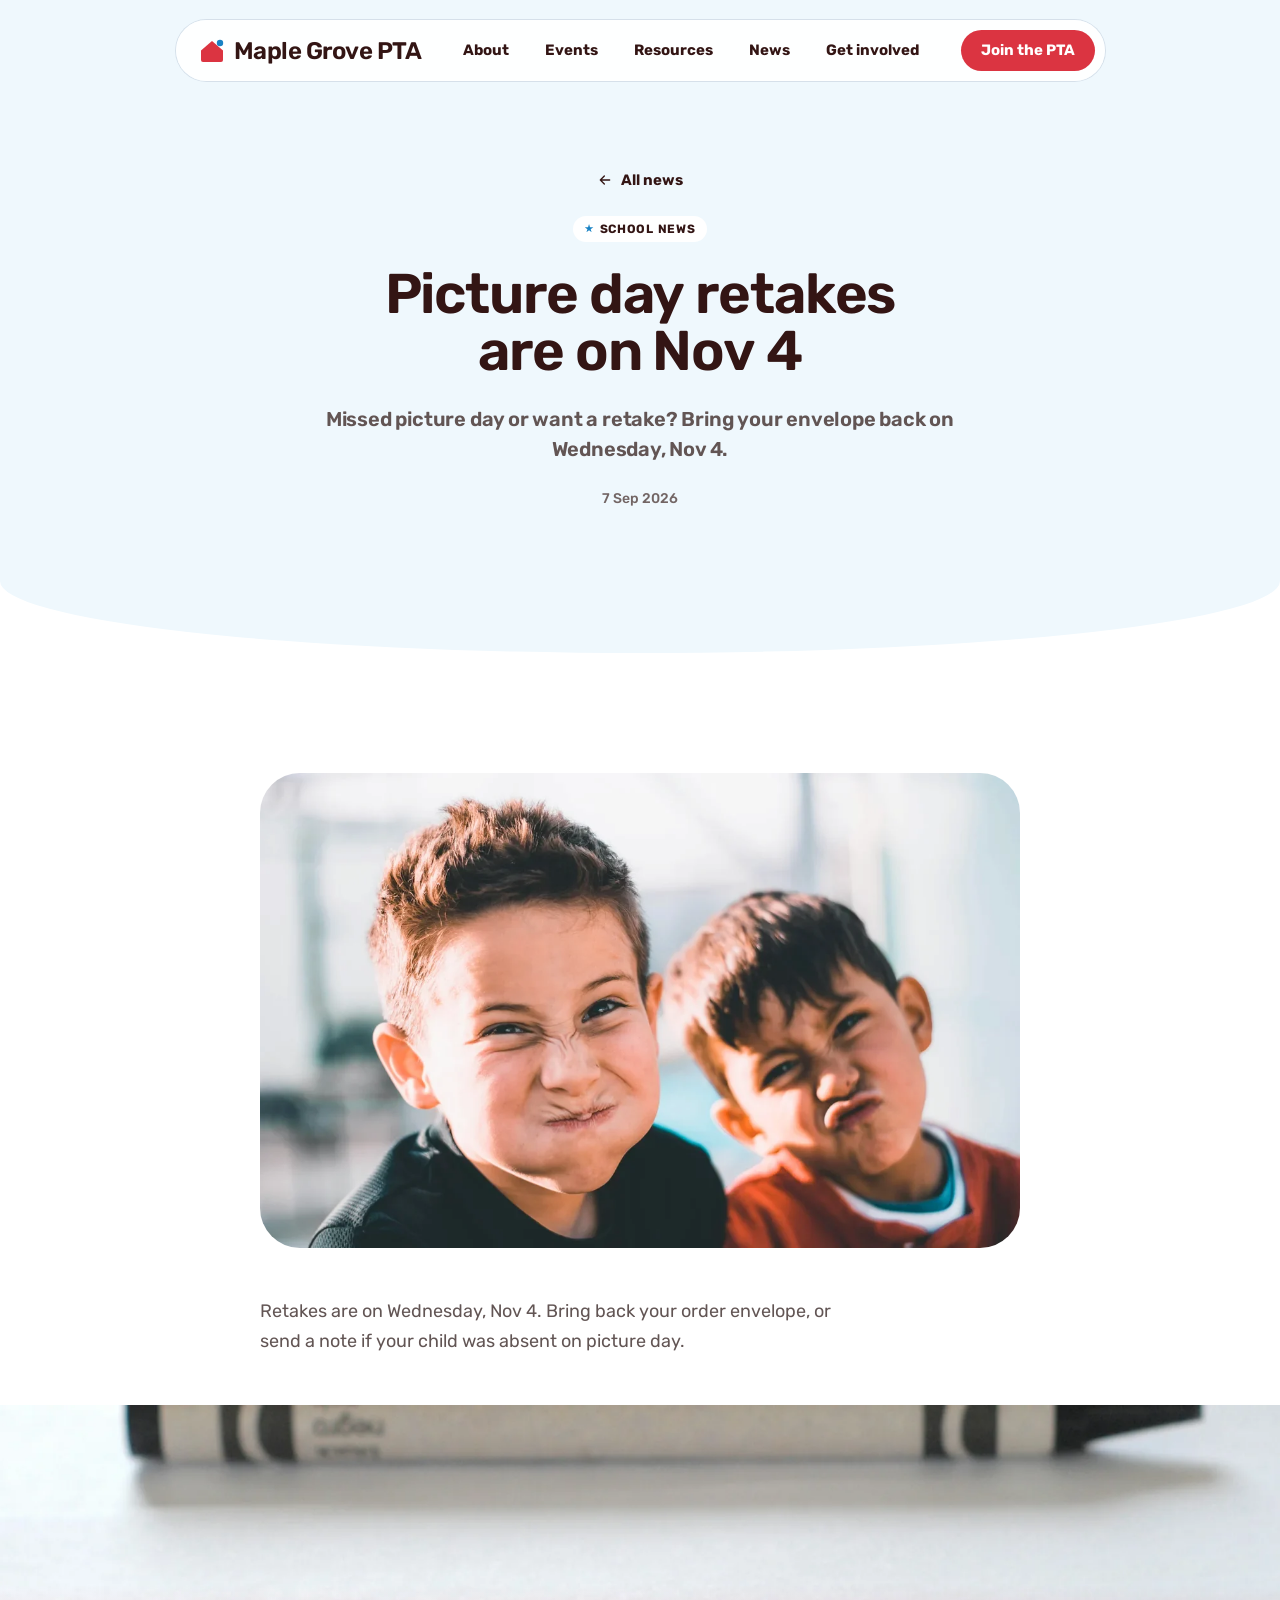
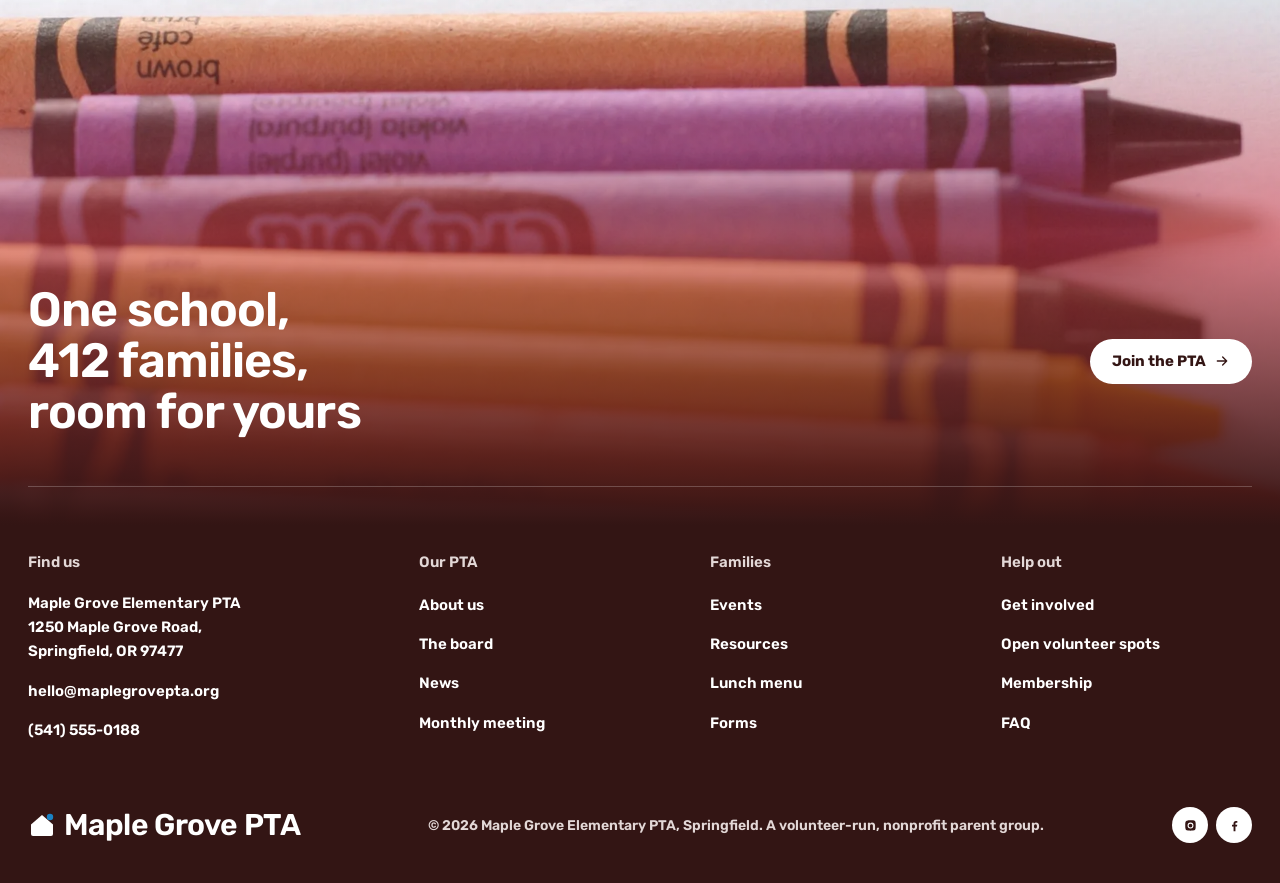
<file: news/picture-day-retakes.html>
<!-- Made by Grayskills CMS from news/_post.html. Edit this item in the CMS. -->
<!DOCTYPE html>

<html lang="en">
<head>
<meta content="nubi · checked 2026-10-23 · 12 checks passed · director 86/100 · plan d5873763c240b682" name="grayskills"/>
<meta charset="utf-8">
<meta content="width=device-width, initial-scale=1" name="viewport"/>
<title>Picture day retakes are on Nov 4</title>
<meta content="A story from the Maple Grove Elementary PTA in Springfield: classroom news, school events and updates for busy parents." name="description"/>
<link href="https://bbq97.github.io/maple-grove-elementary-pta/news/picture-day-retakes" rel="canonical"/>
<meta content="website" property="og:type"/>
<meta content="{title} · Maple Grove Elementary PTA" property="og:title"/>
<meta content="{excerpt}" property="og:description"/>
<meta content="https://bbq97.github.io/maple-grove-elementary-pta/images/hero-1-share.jpg" property="og:image"/>
<meta content="summary_large_image" name="twitter:card"/>
<link href="../favicon.svg" rel="icon" type="image/svg+xml"/>
<link href="https://fonts.googleapis.com" rel="preconnect"/><link crossorigin="" href="https://fonts.gstatic.com" rel="preconnect"/>
<link href="../theme.css" rel="stylesheet"/>
<link href="../tokens.css" rel="stylesheet"/>
<link href="../palette.css" rel="stylesheet"/>
<link href="../type.css" rel="stylesheet"/>
<link href="../theme-links.css" rel="stylesheet"/>
<link href="../nubi.css" rel="stylesheet"/>
<link href="../site.css" rel="stylesheet"/>
<link href="../type-fix.css" rel="stylesheet"/>
<link href="../motion/motion.css" rel="stylesheet"/>
<link href="../motion/micro.css" rel="stylesheet"/>
<script data-rules="../motion/rules.json" src="../motion/motion.js"></script>
<script defer="" src="../motion/micro.js"></script>
</meta><meta content="https://bbq97.github.io/maple-grove-elementary-pta/news/picture-day-retakes" property="og:url"/></head>
<body class="post" data-art-group="sticker-badge">
<a class="sr-only" href="#main">Skip to content</a>
<svg aria-hidden="true" focusable="false" height="0" style="position:absolute" width="0">
<filter height="120%" id="crayon" width="120%" x="-10%" y="-10%">
<feturbulence basefrequency="0.9" numoctaves="2" result="n" seed="7" type="fractalNoise"></feturbulence>
<fedisplacementmap in="SourceGraphic" in2="n" result="d" scale="3.2" xchannelselector="R" ychannelselector="G"></fedisplacementmap>
<fecomponenttransfer in="n" result="g"><fefunca tablevalues="1 1 1 0.55 1 1 0.7 1" type="discrete"></fefunca></fecomponenttransfer>
<fecomposite in="d" in2="g" operator="in"></fecomposite>
</filter>
</svg>
<header class="site-head" data-gs-section="header">
<div class="site-head__bar">
<a aria-label="Maple Grove PTA home" class="logo" href="../">
<svg aria-hidden="true" viewbox="0 0 28 28"><path d="M3 13.5 14 4l11 9.5V23a2 2 0 0 1-2 2H5a2 2 0 0 1-2-2Z" fill="var(--accent)"></path><circle cx="22" cy="6" fill="var(--pop)" r="3.2"></circle></svg>
      Maple Grove PTA
    </a>
<nav aria-label="Main" class="nav-links">
<a href="../about">About</a>
<a href="../events">Events</a>
<a href="../resources">Resources</a>
<a href=".">News</a>
<a href="../get-involved">Get involved</a>
</nav>
<a class="btn btn--primary btn--sm" href="../#join">Join the PTA</a>
<button aria-controls="drawer" aria-expanded="false" aria-label="Open menu" class="nav-toggle" type="button">
<svg fill="none" stroke-linecap="round" stroke-width="2.2" viewbox="0 0 24 24"><path d="M4 8h16M4 16h16"></path></svg>
</button>
</div>
<nav aria-label="Mobile" class="drawer" id="drawer">
<a href="../about">About</a>
<a href="../events">Events</a>
<a href="../resources">Resources</a>
<a href=".">News</a>
<a href="../get-involved">Get involved</a>
<a class="btn btn--primary" href="../#join">Join the PTA</a>
</nav>
</header>
<main id="main">
<section aria-labelledby="post-title" class="pt-phero" data-gs-section="article-hero">
<div class="wrap pt-phero__in">
<a class="pt-back" href="."><svg aria-hidden="true" viewbox="0 0 24 24"><path d="M19 12H5M11 6l-6 6 6 6"></path></svg>All news</a>
<span class="chip chip--white" data-gs-field="category">School news</span>
<h1 class="t-h1" data-gs-field="title" id="post-title">Picture day retakes are on Nov 4</h1>
<p class="t-lead" data-gs-field="excerpt">Missed picture day or want a retake? Bring your envelope back on Wednesday, Nov 4.</p>
<time class="pt-note" data-gs-field="date" datetime="2026-09-07">7 Sep 2026</time>
</div>
</section>
<section class="pt-after pt-sec pt-sec--white" data-gs-section="article">
<div class="wrap">
<article class="pt-article">
<div aria-label="Photo for this story" class="pt-article__img" data-gs-bg="" data-gs-field="image" role="img" style="background-image:url('../images/story-6.webp');"></div>
<div class="pt-article__body" data-gs-field="body"><p>Retakes are on Wednesday, Nov 4. Bring back your order envelope, or send a note if your child was absent on picture day.</p></div>
</article>
</div>
</section>
</main>
<footer class="foot" data-gs-section="footer">
<div class="foot__photo site-footer__photo"><img alt="A row of bright crayons on a white table" height="1080" loading="lazy" src="../images/footer.webp" width="2880"/></div>
<div class="foot__inner wrap">
<div class="foot__cta">
<h2 class="t-h2">One school, 412 families, room for yours</h2>
<a class="btn btn--light" href="../#join">Join the PTA <svg aria-hidden="true" fill="none" stroke="currentColor" stroke-linecap="round" stroke-linejoin="round" stroke-width="2" viewbox="0 0 24 24"><path d="M5 12h14M13 6l6 6-6 6"></path></svg></a>
</div>
<div class="foot__cols">
<div>
<h3>Find us</h3>
<address>Maple Grove Elementary PTA<br/>1250 Maple Grove Road,<br/>Springfield, OR 97477</address>
<ul style="margin-top:14px"><li><a href="mailto:hello@maplegrovepta.org">hello@maplegrovepta.org</a></li><li><a href="tel:+15415550188">(541) 555-0188</a></li></ul>
</div>
<div><h3>Our PTA</h3><ul><li><a href="../about">About us</a></li><li><a href="../about#board">The board</a></li><li><a href=".">News</a></li><li><a href="../#meeting">Monthly meeting</a></li></ul></div>
<div><h3>Families</h3><ul><li><a href="../events">Events</a></li><li><a href="../resources">Resources</a></li><li><a href="../files/lunch-menu-november.pdf">Lunch menu</a></li><li><a href="../resources#documents">Forms</a></li></ul></div>
<div><h3>Help out</h3><ul><li><a href="../get-involved">Get involved</a></li><li><a href="../get-involved#roles">Open volunteer spots</a></li><li><a href="../#join">Membership</a></li><li><a href="../#faq">FAQ</a></li></ul></div>
</div>
<div class="foot__base">
<a aria-label="Maple Grove PTA home" class="logo" href="../"><svg aria-hidden="true" viewbox="0 0 28 28"><path d="M3 13.5 14 4l11 9.5V23a2 2 0 0 1-2 2H5a2 2 0 0 1-2-2Z" fill="var(--on-dark)"></path><circle cx="22" cy="6" fill="var(--pop)" r="3.2"></circle></svg>Maple Grove PTA</a>
<span>© 2026 Maple Grove Elementary PTA, Springfield. A volunteer-run, nonprofit parent group.</span>
<div class="socials">
<a aria-label="Maple Grove PTA on Instagram" href="https://www.instagram.com/"><svg viewbox="0 0 24 24"><path d="M12 7.3a4.7 4.7 0 1 0 0 9.4 4.7 4.7 0 0 0 0-9.4Zm0 7.7a3 3 0 1 1 0-6 3 3 0 0 1 0 6Zm6-7.9a1.1 1.1 0 1 1-2.2 0 1.1 1.1 0 0 1 2.2 0ZM12 3.6c2.7 0 3 0 4.1.1 2.7.1 4 1.4 4.1 4.1.1 1.1.1 1.4.1 4.1s0 3-.1 4.1c-.1 2.7-1.4 4-4.1 4.1-1.1.1-1.4.1-4.1.1s-3 0-4.1-.1c-2.7-.1-4-1.4-4.1-4.1C3.7 15 3.6 14.7 3.6 12s0-3 .1-4.1c.1-2.7 1.4-4 4.1-4.1 1.1-.1 1.4-.1 4.2-.1Z"></path></svg></a>
<a aria-label="Maple Grove PTA on Facebook" href="https://www.facebook.com/"><svg viewbox="0 0 24 24"><path d="M13.5 21v-7.4h2.5l.4-2.9h-2.9V8.9c0-.8.2-1.4 1.4-1.4h1.6V4.9c-.3 0-1.2-.1-2.3-.1-2.3 0-3.8 1.4-3.8 3.9v2.1H8v2.9h2.5V21h3Z"></path></svg></a>
</div>
</div>
</div>
</footer>
<script src="../nubi.js"></script>
<script type="speculationrules">{"prefetch":[{"where":{"and":[{"href_matches":"/*"},{"not":{"selector_matches":"[download],[target=_blank],[rel~=nofollow]"}}]},"eagerness":"moderate"}]}</script>
<script data-gs-instant>/* Grayskills: open the next page instantly (loads it while the pointer is on the link) */(function(){if(window.HTMLScriptElement&&HTMLScriptElement.supports&&HTMLScriptElement.supports("speculationrules"))return;var d={};function p(e){var a=e.target&&e.target.closest&&e.target.closest("a[href]");if(!a||a.origin!==location.origin||a.target==="_blank"||a.hasAttribute("download")||d[a.href]||(a.pathname===location.pathname&&a.hash))return;d[a.href]=1;var l=document.createElement("link");l.rel="prefetch";l.href=a.href;document.head.appendChild(l)}addEventListener("mouseover",p,{passive:true});addEventListener("touchstart",p,{passive:true})})();</script>
</body>
</html>
</file>
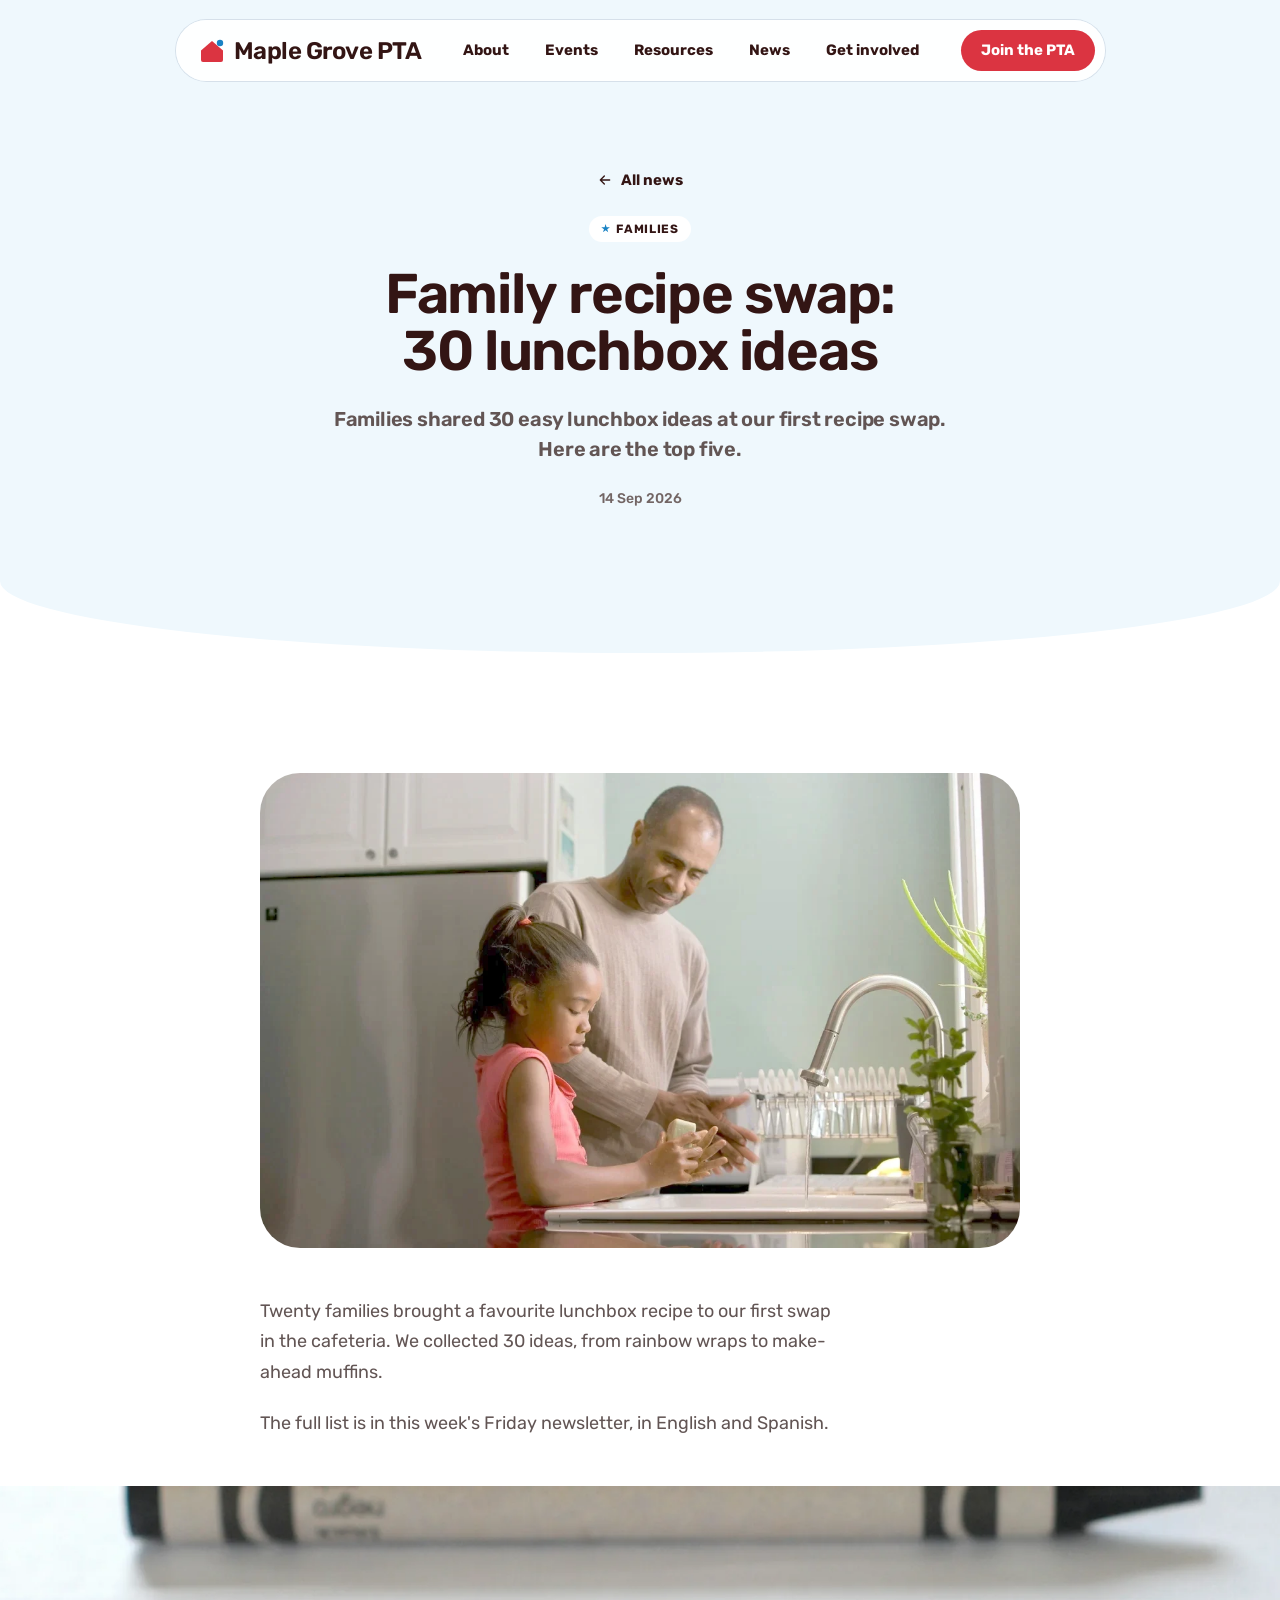
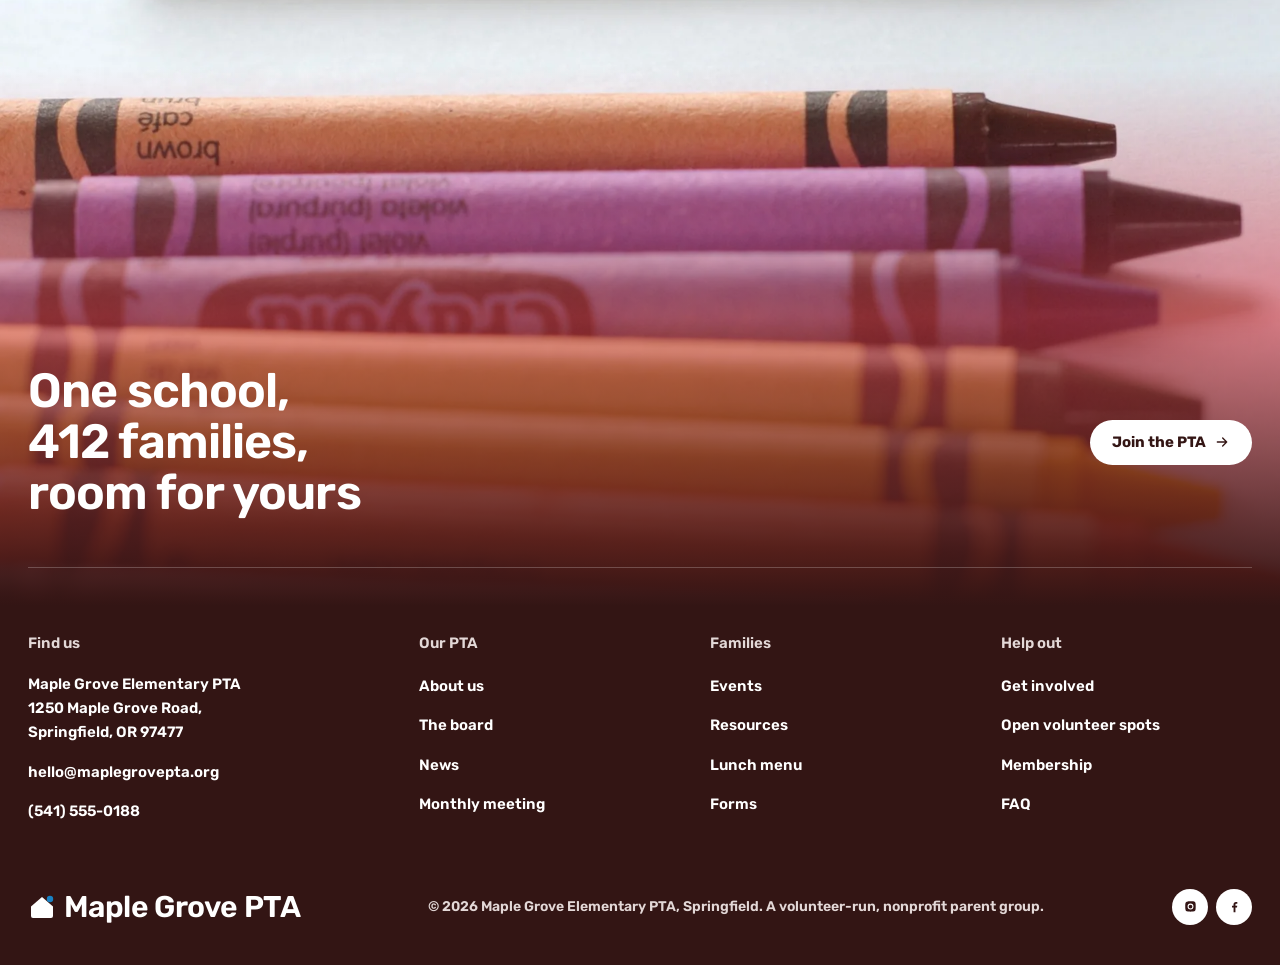
<file: news/reading-buddies.html>
<!-- Made by Grayskills CMS from news/_post.html. Edit this item in the CMS. -->
<!DOCTYPE html>

<html lang="en">
<head>
<meta content="nubi · checked 2026-10-23 · 12 checks passed · director 86/100 · plan d5873763c240b682" name="grayskills"/>
<meta charset="utf-8">
<meta content="width=device-width, initial-scale=1" name="viewport"/>
<title>Family recipe swap: 30 lunchbox ideas</title>
<meta content="A story from the Maple Grove Elementary PTA in Springfield: classroom news, school events and updates for busy parents." name="description"/>
<link href="https://bbq97.github.io/maple-grove-elementary-pta/news/reading-buddies" rel="canonical"/>
<meta content="website" property="og:type"/>
<meta content="{title} · Maple Grove Elementary PTA" property="og:title"/>
<meta content="{excerpt}" property="og:description"/>
<meta content="https://bbq97.github.io/maple-grove-elementary-pta/images/hero-1-share.jpg" property="og:image"/>
<meta content="summary_large_image" name="twitter:card"/>
<link href="../favicon.svg" rel="icon" type="image/svg+xml"/>
<link href="https://fonts.googleapis.com" rel="preconnect"/><link crossorigin="" href="https://fonts.gstatic.com" rel="preconnect"/>
<link href="../theme.css" rel="stylesheet"/>
<link href="../tokens.css" rel="stylesheet"/>
<link href="../palette.css" rel="stylesheet"/>
<link href="../type.css" rel="stylesheet"/>
<link href="../theme-links.css" rel="stylesheet"/>
<link href="../nubi.css" rel="stylesheet"/>
<link href="../site.css" rel="stylesheet"/>
<link href="../type-fix.css" rel="stylesheet"/>
<link href="../motion/motion.css" rel="stylesheet"/>
<link href="../motion/micro.css" rel="stylesheet"/>
<script data-rules="../motion/rules.json" src="../motion/motion.js"></script>
<script defer="" src="../motion/micro.js"></script>
</meta><meta content="https://bbq97.github.io/maple-grove-elementary-pta/news/reading-buddies" property="og:url"/></head>
<body class="post" data-art-group="sticker-badge">
<a class="sr-only" href="#main">Skip to content</a>
<svg aria-hidden="true" focusable="false" height="0" style="position:absolute" width="0">
<filter height="120%" id="crayon" width="120%" x="-10%" y="-10%">
<feturbulence basefrequency="0.9" numoctaves="2" result="n" seed="7" type="fractalNoise"></feturbulence>
<fedisplacementmap in="SourceGraphic" in2="n" result="d" scale="3.2" xchannelselector="R" ychannelselector="G"></fedisplacementmap>
<fecomponenttransfer in="n" result="g"><fefunca tablevalues="1 1 1 0.55 1 1 0.7 1" type="discrete"></fefunca></fecomponenttransfer>
<fecomposite in="d" in2="g" operator="in"></fecomposite>
</filter>
</svg>
<header class="site-head" data-gs-section="header">
<div class="site-head__bar">
<a aria-label="Maple Grove PTA home" class="logo" href="../">
<svg aria-hidden="true" viewbox="0 0 28 28"><path d="M3 13.5 14 4l11 9.5V23a2 2 0 0 1-2 2H5a2 2 0 0 1-2-2Z" fill="var(--accent)"></path><circle cx="22" cy="6" fill="var(--pop)" r="3.2"></circle></svg>
      Maple Grove PTA
    </a>
<nav aria-label="Main" class="nav-links">
<a href="../about">About</a>
<a href="../events">Events</a>
<a href="../resources">Resources</a>
<a href=".">News</a>
<a href="../get-involved">Get involved</a>
</nav>
<a class="btn btn--primary btn--sm" href="../#join">Join the PTA</a>
<button aria-controls="drawer" aria-expanded="false" aria-label="Open menu" class="nav-toggle" type="button">
<svg fill="none" stroke-linecap="round" stroke-width="2.2" viewbox="0 0 24 24"><path d="M4 8h16M4 16h16"></path></svg>
</button>
</div>
<nav aria-label="Mobile" class="drawer" id="drawer">
<a href="../about">About</a>
<a href="../events">Events</a>
<a href="../resources">Resources</a>
<a href=".">News</a>
<a href="../get-involved">Get involved</a>
<a class="btn btn--primary" href="../#join">Join the PTA</a>
</nav>
</header>
<main id="main">
<section aria-labelledby="post-title" class="pt-phero" data-gs-section="article-hero">
<div class="wrap pt-phero__in">
<a class="pt-back" href="."><svg aria-hidden="true" viewbox="0 0 24 24"><path d="M19 12H5M11 6l-6 6 6 6"></path></svg>All news</a>
<span class="chip chip--white" data-gs-field="category">Families</span>
<h1 class="t-h1" data-gs-field="title" id="post-title">Family recipe swap: 30 lunchbox ideas</h1>
<p class="t-lead" data-gs-field="excerpt">Families shared 30 easy lunchbox ideas at our first recipe swap. Here are the top five.</p>
<time class="pt-note" data-gs-field="date" datetime="2026-09-14">14 Sep 2026</time>
</div>
</section>
<section class="pt-after pt-sec pt-sec--white" data-gs-section="article">
<div class="wrap">
<article class="pt-article">
<div aria-label="Photo for this story" class="pt-article__img" data-gs-bg="" data-gs-field="image" role="img" style="background-image:url('../images/story-5.webp');"></div>
<div class="pt-article__body" data-gs-field="body"><p>Twenty families brought a favourite lunchbox recipe to our first swap in the cafeteria. We collected 30 ideas, from rainbow wraps to make-ahead muffins.</p><p>The full list is in this week's Friday newsletter, in English and Spanish.</p></div>
</article>
</div>
</section>
</main>
<footer class="foot" data-gs-section="footer">
<div class="foot__photo site-footer__photo"><img alt="A row of bright crayons on a white table" height="1080" loading="lazy" src="../images/footer.webp" width="2880"/></div>
<div class="foot__inner wrap">
<div class="foot__cta">
<h2 class="t-h2">One school, 412 families, room for yours</h2>
<a class="btn btn--light" href="../#join">Join the PTA <svg aria-hidden="true" fill="none" stroke="currentColor" stroke-linecap="round" stroke-linejoin="round" stroke-width="2" viewbox="0 0 24 24"><path d="M5 12h14M13 6l6 6-6 6"></path></svg></a>
</div>
<div class="foot__cols">
<div>
<h3>Find us</h3>
<address>Maple Grove Elementary PTA<br/>1250 Maple Grove Road,<br/>Springfield, OR 97477</address>
<ul style="margin-top:14px"><li><a href="mailto:hello@maplegrovepta.org">hello@maplegrovepta.org</a></li><li><a href="tel:+15415550188">(541) 555-0188</a></li></ul>
</div>
<div><h3>Our PTA</h3><ul><li><a href="../about">About us</a></li><li><a href="../about#board">The board</a></li><li><a href=".">News</a></li><li><a href="../#meeting">Monthly meeting</a></li></ul></div>
<div><h3>Families</h3><ul><li><a href="../events">Events</a></li><li><a href="../resources">Resources</a></li><li><a href="../files/lunch-menu-november.pdf">Lunch menu</a></li><li><a href="../resources#documents">Forms</a></li></ul></div>
<div><h3>Help out</h3><ul><li><a href="../get-involved">Get involved</a></li><li><a href="../get-involved#roles">Open volunteer spots</a></li><li><a href="../#join">Membership</a></li><li><a href="../#faq">FAQ</a></li></ul></div>
</div>
<div class="foot__base">
<a aria-label="Maple Grove PTA home" class="logo" href="../"><svg aria-hidden="true" viewbox="0 0 28 28"><path d="M3 13.5 14 4l11 9.5V23a2 2 0 0 1-2 2H5a2 2 0 0 1-2-2Z" fill="var(--on-dark)"></path><circle cx="22" cy="6" fill="var(--pop)" r="3.2"></circle></svg>Maple Grove PTA</a>
<span>© 2026 Maple Grove Elementary PTA, Springfield. A volunteer-run, nonprofit parent group.</span>
<div class="socials">
<a aria-label="Maple Grove PTA on Instagram" href="https://www.instagram.com/"><svg viewbox="0 0 24 24"><path d="M12 7.3a4.7 4.7 0 1 0 0 9.4 4.7 4.7 0 0 0 0-9.4Zm0 7.7a3 3 0 1 1 0-6 3 3 0 0 1 0 6Zm6-7.9a1.1 1.1 0 1 1-2.2 0 1.1 1.1 0 0 1 2.2 0ZM12 3.6c2.7 0 3 0 4.1.1 2.7.1 4 1.4 4.1 4.1.1 1.1.1 1.4.1 4.1s0 3-.1 4.1c-.1 2.7-1.4 4-4.1 4.1-1.1.1-1.4.1-4.1.1s-3 0-4.1-.1c-2.7-.1-4-1.4-4.1-4.1C3.7 15 3.6 14.7 3.6 12s0-3 .1-4.1c.1-2.7 1.4-4 4.1-4.1 1.1-.1 1.4-.1 4.2-.1Z"></path></svg></a>
<a aria-label="Maple Grove PTA on Facebook" href="https://www.facebook.com/"><svg viewbox="0 0 24 24"><path d="M13.5 21v-7.4h2.5l.4-2.9h-2.9V8.9c0-.8.2-1.4 1.4-1.4h1.6V4.9c-.3 0-1.2-.1-2.3-.1-2.3 0-3.8 1.4-3.8 3.9v2.1H8v2.9h2.5V21h3Z"></path></svg></a>
</div>
</div>
</div>
</footer>
<script src="../nubi.js"></script>
<script type="speculationrules">{"prefetch":[{"where":{"and":[{"href_matches":"/*"},{"not":{"selector_matches":"[download],[target=_blank],[rel~=nofollow]"}}]},"eagerness":"moderate"}]}</script>
<script data-gs-instant>/* Grayskills: open the next page instantly (loads it while the pointer is on the link) */(function(){if(window.HTMLScriptElement&&HTMLScriptElement.supports&&HTMLScriptElement.supports("speculationrules"))return;var d={};function p(e){var a=e.target&&e.target.closest&&e.target.closest("a[href]");if(!a||a.origin!==location.origin||a.target==="_blank"||a.hasAttribute("download")||d[a.href]||(a.pathname===location.pathname&&a.hash))return;d[a.href]=1;var l=document.createElement("link");l.rel="prefetch";l.href=a.href;document.head.appendChild(l)}addEventListener("mouseover",p,{passive:true});addEventListener("touchstart",p,{passive:true})})();</script>
</body>
</html>
</file>
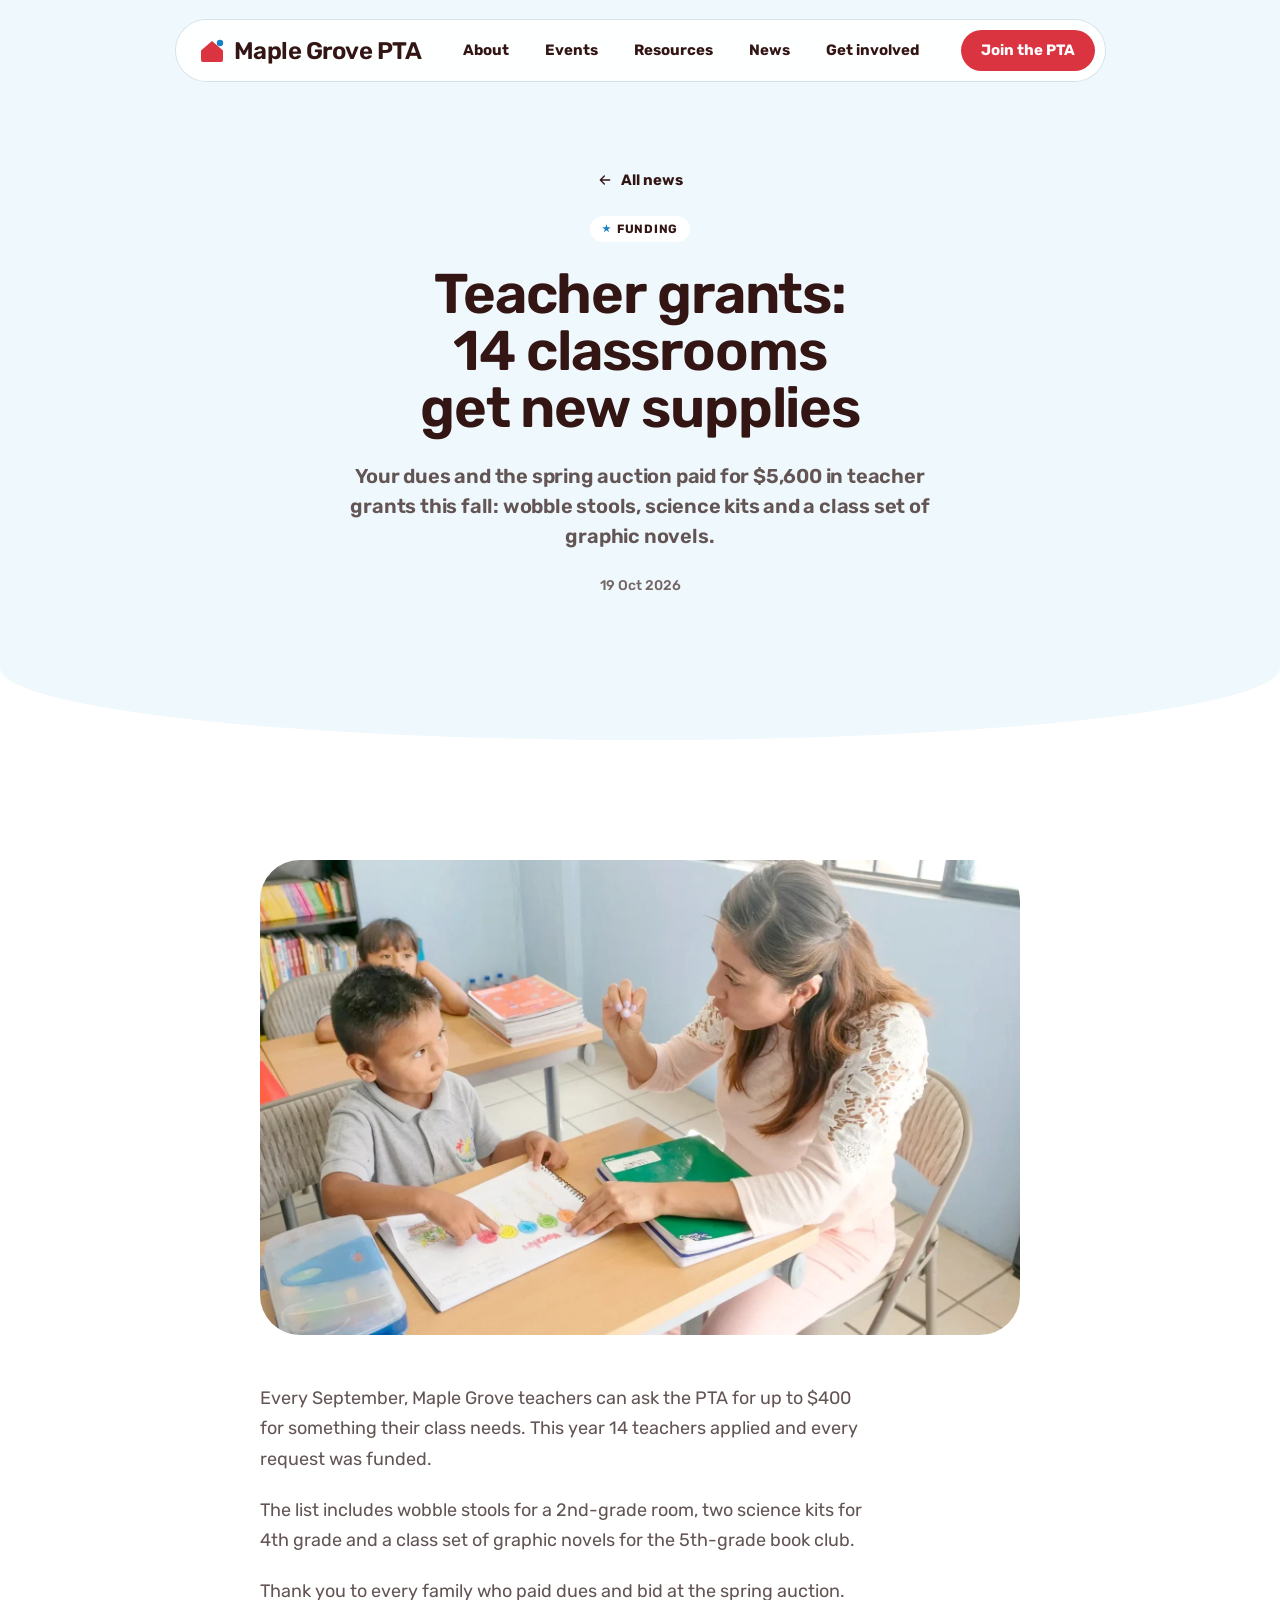
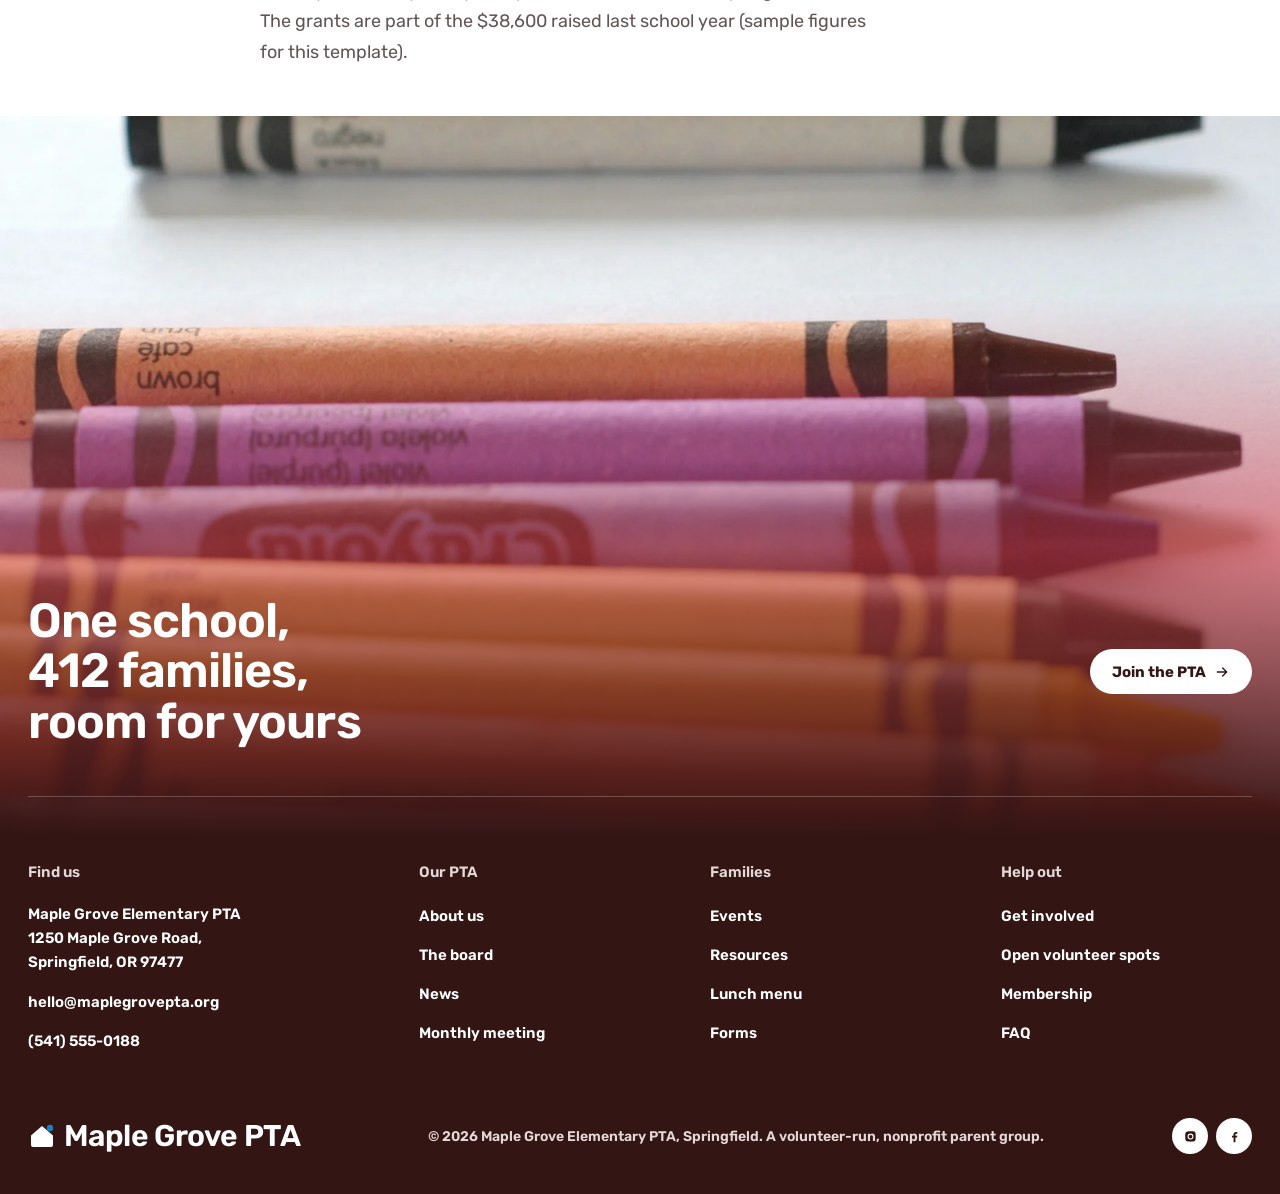
<file: news/teacher-grants-2026.html>
<!-- Made by Grayskills CMS from news/_post.html. Edit this item in the CMS. -->
<!DOCTYPE html>

<html lang="en">
<head>
<meta content="nubi · checked 2026-10-23 · 12 checks passed · director 86/100 · plan d5873763c240b682" name="grayskills"/>
<meta charset="utf-8">
<meta content="width=device-width, initial-scale=1" name="viewport"/>
<title>Teacher grants: 14 classrooms get new supplies</title>
<meta content="A story from the Maple Grove Elementary PTA in Springfield: classroom news, school events and updates for busy parents." name="description"/>
<link href="https://bbq97.github.io/maple-grove-elementary-pta/news/teacher-grants-2026" rel="canonical"/>
<meta content="website" property="og:type"/>
<meta content="{title} · Maple Grove Elementary PTA" property="og:title"/>
<meta content="{excerpt}" property="og:description"/>
<meta content="https://bbq97.github.io/maple-grove-elementary-pta/images/hero-1-share.jpg" property="og:image"/>
<meta content="summary_large_image" name="twitter:card"/>
<link href="../favicon.svg" rel="icon" type="image/svg+xml"/>
<link href="https://fonts.googleapis.com" rel="preconnect"/><link crossorigin="" href="https://fonts.gstatic.com" rel="preconnect"/>
<link href="../theme.css" rel="stylesheet"/>
<link href="../tokens.css" rel="stylesheet"/>
<link href="../palette.css" rel="stylesheet"/>
<link href="../type.css" rel="stylesheet"/>
<link href="../theme-links.css" rel="stylesheet"/>
<link href="../nubi.css" rel="stylesheet"/>
<link href="../site.css" rel="stylesheet"/>
<link href="../type-fix.css" rel="stylesheet"/>
<link href="../motion/motion.css" rel="stylesheet"/>
<link href="../motion/micro.css" rel="stylesheet"/>
<script data-rules="../motion/rules.json" src="../motion/motion.js"></script>
<script defer="" src="../motion/micro.js"></script>
</meta><meta content="https://bbq97.github.io/maple-grove-elementary-pta/news/teacher-grants-2026" property="og:url"/></head>
<body class="post" data-art-group="sticker-badge">
<a class="sr-only" href="#main">Skip to content</a>
<svg aria-hidden="true" focusable="false" height="0" style="position:absolute" width="0">
<filter height="120%" id="crayon" width="120%" x="-10%" y="-10%">
<feturbulence basefrequency="0.9" numoctaves="2" result="n" seed="7" type="fractalNoise"></feturbulence>
<fedisplacementmap in="SourceGraphic" in2="n" result="d" scale="3.2" xchannelselector="R" ychannelselector="G"></fedisplacementmap>
<fecomponenttransfer in="n" result="g"><fefunca tablevalues="1 1 1 0.55 1 1 0.7 1" type="discrete"></fefunca></fecomponenttransfer>
<fecomposite in="d" in2="g" operator="in"></fecomposite>
</filter>
</svg>
<header class="site-head" data-gs-section="header">
<div class="site-head__bar">
<a aria-label="Maple Grove PTA home" class="logo" href="../">
<svg aria-hidden="true" viewbox="0 0 28 28"><path d="M3 13.5 14 4l11 9.5V23a2 2 0 0 1-2 2H5a2 2 0 0 1-2-2Z" fill="var(--accent)"></path><circle cx="22" cy="6" fill="var(--pop)" r="3.2"></circle></svg>
      Maple Grove PTA
    </a>
<nav aria-label="Main" class="nav-links">
<a href="../about">About</a>
<a href="../events">Events</a>
<a href="../resources">Resources</a>
<a href=".">News</a>
<a href="../get-involved">Get involved</a>
</nav>
<a class="btn btn--primary btn--sm" href="../#join">Join the PTA</a>
<button aria-controls="drawer" aria-expanded="false" aria-label="Open menu" class="nav-toggle" type="button">
<svg fill="none" stroke-linecap="round" stroke-width="2.2" viewbox="0 0 24 24"><path d="M4 8h16M4 16h16"></path></svg>
</button>
</div>
<nav aria-label="Mobile" class="drawer" id="drawer">
<a href="../about">About</a>
<a href="../events">Events</a>
<a href="../resources">Resources</a>
<a href=".">News</a>
<a href="../get-involved">Get involved</a>
<a class="btn btn--primary" href="../#join">Join the PTA</a>
</nav>
</header>
<main id="main">
<section aria-labelledby="post-title" class="pt-phero" data-gs-section="article-hero">
<div class="wrap pt-phero__in">
<a class="pt-back" href="."><svg aria-hidden="true" viewbox="0 0 24 24"><path d="M19 12H5M11 6l-6 6 6 6"></path></svg>All news</a>
<span class="chip chip--white" data-gs-field="category">Funding</span>
<h1 class="t-h1" data-gs-field="title" id="post-title">Teacher grants: 14 classrooms get new supplies</h1>
<p class="t-lead" data-gs-field="excerpt">Your dues and the spring auction paid for $5,600 in teacher grants this fall: wobble stools, science kits and a class set of graphic novels.</p>
<time class="pt-note" data-gs-field="date" datetime="2026-10-19">19 Oct 2026</time>
</div>
</section>
<section class="pt-after pt-sec pt-sec--white" data-gs-section="article">
<div class="wrap">
<article class="pt-article">
<div aria-label="Photo for this story" class="pt-article__img" data-gs-bg="" data-gs-field="image" role="img" style="background-image:url('../images/news-lead.webp');"></div>
<div class="pt-article__body" data-gs-field="body"><p>Every September, Maple Grove teachers can ask the PTA for up to $400 for something their class needs. This year 14 teachers applied and every request was funded.</p><p>The list includes wobble stools for a 2nd-grade room, two science kits for 4th grade and a class set of graphic novels for the 5th-grade book club.</p><p>Thank you to every family who paid dues and bid at the spring auction. The grants are part of the $38,600 raised last school year (sample figures for this template).</p></div>
</article>
</div>
</section>
</main>
<footer class="foot" data-gs-section="footer">
<div class="foot__photo site-footer__photo"><img alt="A row of bright crayons on a white table" height="1080" loading="lazy" src="../images/footer.webp" width="2880"/></div>
<div class="foot__inner wrap">
<div class="foot__cta">
<h2 class="t-h2">One school, 412 families, room for yours</h2>
<a class="btn btn--light" href="../#join">Join the PTA <svg aria-hidden="true" fill="none" stroke="currentColor" stroke-linecap="round" stroke-linejoin="round" stroke-width="2" viewbox="0 0 24 24"><path d="M5 12h14M13 6l6 6-6 6"></path></svg></a>
</div>
<div class="foot__cols">
<div>
<h3>Find us</h3>
<address>Maple Grove Elementary PTA<br/>1250 Maple Grove Road,<br/>Springfield, OR 97477</address>
<ul style="margin-top:14px"><li><a href="mailto:hello@maplegrovepta.org">hello@maplegrovepta.org</a></li><li><a href="tel:+15415550188">(541) 555-0188</a></li></ul>
</div>
<div><h3>Our PTA</h3><ul><li><a href="../about">About us</a></li><li><a href="../about#board">The board</a></li><li><a href=".">News</a></li><li><a href="../#meeting">Monthly meeting</a></li></ul></div>
<div><h3>Families</h3><ul><li><a href="../events">Events</a></li><li><a href="../resources">Resources</a></li><li><a href="../files/lunch-menu-november.pdf">Lunch menu</a></li><li><a href="../resources#documents">Forms</a></li></ul></div>
<div><h3>Help out</h3><ul><li><a href="../get-involved">Get involved</a></li><li><a href="../get-involved#roles">Open volunteer spots</a></li><li><a href="../#join">Membership</a></li><li><a href="../#faq">FAQ</a></li></ul></div>
</div>
<div class="foot__base">
<a aria-label="Maple Grove PTA home" class="logo" href="../"><svg aria-hidden="true" viewbox="0 0 28 28"><path d="M3 13.5 14 4l11 9.5V23a2 2 0 0 1-2 2H5a2 2 0 0 1-2-2Z" fill="var(--on-dark)"></path><circle cx="22" cy="6" fill="var(--pop)" r="3.2"></circle></svg>Maple Grove PTA</a>
<span>© 2026 Maple Grove Elementary PTA, Springfield. A volunteer-run, nonprofit parent group.</span>
<div class="socials">
<a aria-label="Maple Grove PTA on Instagram" href="https://www.instagram.com/"><svg viewbox="0 0 24 24"><path d="M12 7.3a4.7 4.7 0 1 0 0 9.4 4.7 4.7 0 0 0 0-9.4Zm0 7.7a3 3 0 1 1 0-6 3 3 0 0 1 0 6Zm6-7.9a1.1 1.1 0 1 1-2.2 0 1.1 1.1 0 0 1 2.2 0ZM12 3.6c2.7 0 3 0 4.1.1 2.7.1 4 1.4 4.1 4.1.1 1.1.1 1.4.1 4.1s0 3-.1 4.1c-.1 2.7-1.4 4-4.1 4.1-1.1.1-1.4.1-4.1.1s-3 0-4.1-.1c-2.7-.1-4-1.4-4.1-4.1C3.7 15 3.6 14.7 3.6 12s0-3 .1-4.1c.1-2.7 1.4-4 4.1-4.1 1.1-.1 1.4-.1 4.2-.1Z"></path></svg></a>
<a aria-label="Maple Grove PTA on Facebook" href="https://www.facebook.com/"><svg viewbox="0 0 24 24"><path d="M13.5 21v-7.4h2.5l.4-2.9h-2.9V8.9c0-.8.2-1.4 1.4-1.4h1.6V4.9c-.3 0-1.2-.1-2.3-.1-2.3 0-3.8 1.4-3.8 3.9v2.1H8v2.9h2.5V21h3Z"></path></svg></a>
</div>
</div>
</div>
</footer>
<script src="../nubi.js"></script>
<script type="speculationrules">{"prefetch":[{"where":{"and":[{"href_matches":"/*"},{"not":{"selector_matches":"[download],[target=_blank],[rel~=nofollow]"}}]},"eagerness":"moderate"}]}</script>
<script data-gs-instant>/* Grayskills: open the next page instantly (loads it while the pointer is on the link) */(function(){if(window.HTMLScriptElement&&HTMLScriptElement.supports&&HTMLScriptElement.supports("speculationrules"))return;var d={};function p(e){var a=e.target&&e.target.closest&&e.target.closest("a[href]");if(!a||a.origin!==location.origin||a.target==="_blank"||a.hasAttribute("download")||d[a.href]||(a.pathname===location.pathname&&a.hash))return;d[a.href]=1;var l=document.createElement("link");l.rel="prefetch";l.href=a.href;document.head.appendChild(l)}addEventListener("mouseover",p,{passive:true});addEventListener("touchstart",p,{passive:true})})();</script>
</body>
</html>
</file>
<file: theme.css>
/* Grayskills theme — this site's colours and fonts, all in one place. The builder's Style panel edits it. */
/* gs-labels: {"--gs-c1": "Colour 1", "--gs-c2": "Colour 2", "--gs-c3": "Colour 3", "--gs-c4": "Background 4", "--gs-c5": "Background 5", "--gs-c6": "Background 6", "--gs-c7": "Background 7", "--gs-c8": "Background 8", "--gs-c9": "Colour 9", "--gs-c10": "Colour 10", "--gs-c11": "Colour 11", "--gs-c12": "Colour 12", "--gs-c13": "Colour 13", "--gs-c14": "Colour 14", "--gs-c15": "Colour 15", "--gs-c16": "Colour 16", "--gs-c17": "Colour 17", "--gs-c18": "Colour 18", "--gs-c19": "Colour 19", "--gs-c20": "Colour 20", "--gs-c21": "Button 21", "--gs-c22": "Colour 22", "--gs-c23": "Text 23", "--gs-c24": "Text 24", "--gs-c25": "Colour 25", "--gs-c26": "Background 26", "--gs-font-3": "Font 1", "--gs-font-4": "Font 2", "--gs-font-5": "Font 3", "--gs-font-6": "Font 4"} */
:root {
  --gs-bg: #FFFFFF;   /* Background */
  --gs-surface: #EFF8FD;   /* Cards and bands */
  --gs-text: #331514;   /* Text and headings */
  --gs-muted: #625554;   /* Secondary text */
  --gs-border: #E2EEF6;   /* Lines and borders */
  --gs-brand: #DB3441;   /* Brand (buttons, links) */
  --gs-on-brand: #FFFFFF;   /* Text on brand */
  --gs-accent: #1982C4;   /* Accent */
  --gs-dark: #331514;   /* Dark sections */
  --gs-on-dark: #FFFFFF;   /* Text on dark */
  --gs-font-heading: "Rubik", system-ui, -apple-system, "Segoe UI", sans-serif;   /* Headings */
  --gs-font-body: "Rubik", system-ui, -apple-system, "Segoe UI", sans-serif;   /* Body text */
  --gs-c1: #203a63;   /* Colour 1 */
  --gs-c2: #f7f3ea;   /* Colour 2 */
  --gs-c3: #efe9dc;   /* Colour 3 */
  --gs-c4: #fbe8a6;   /* Background 4 */
  --gs-c5: #d6ebd9;   /* Background 5 */
  --gs-c6: #d9e7f7;   /* Background 6 */
  --gs-c7: #e6dff5;   /* Background 7 */
  --gs-c8: #fbdccb;   /* Background 8 */
  --gs-c9: #4a5878;   /* Colour 9 */
  --gs-c10: #5d6884;   /* Colour 10 */
  --gs-c11: #d3dbea;   /* Colour 11 */
  --gs-c12: #172b4b;   /* Colour 12 */
  --gs-c13: #e3e9f3;   /* Colour 13 */
  --gs-c14: #f2884b;   /* Colour 14 */
  --gs-c15: #fde3d2;   /* Colour 15 */
  --gs-c16: #2f8f5b;   /* Colour 16 */
  --gs-c17: #c77a12;   /* Colour 17 */
  --gs-c18: #c8423b;   /* Colour 18 */
  --gs-c19: #2f6fb8;   /* Colour 19 */
  --gs-c20: #f2b53a;   /* Colour 20 */
  --gs-c21: #fef0ef;   /* Button 21 */
  --gs-c22: #4294d1;   /* Colour 22 */
  --gs-c23: #726564;   /* Text 23 */
  --gs-c24: #e3d8d7;   /* Text 24 */
  --gs-c25: #3fb7a6;   /* Colour 25 */
  --gs-c26: #141416;   /* Background 26 */
  --gs-font-3: "Rubik", system-ui, -apple-system, 'Segoe UI', sans-serif;   /* Font 1 */
  --gs-font-4: "Nunito", system-ui, -apple-system, "Segoe UI", sans-serif;   /* Font 2 */
  --gs-font-5: "Fredoka", "Nunito", system-ui, sans-serif;   /* Font 3 */
  --gs-font-6: inherit !important;   /* Font 4 */
}
</file>
<file: tokens.css>
/* Nubi design tokens — a warm, playful learning-studio look: cream paper, navy ink, five soft
   pastel card colours, Fredoka rounded headlines, Nunito body and hand-drawn crayon doodles.
   Fonts (load before this file):
   <link rel="preconnect" href="https://fonts.googleapis.com"><link rel="preconnect" href="https://fonts.gstatic.com" crossorigin>
   <link href="https://fonts.googleapis.com/css2?family=Fredoka:wght@500;600&family=Nunito:wght@500;600;700&display=swap" rel="stylesheet"> */
:root {
  /* ── Surfaces ── */
  --bg: #FFFFFF;          /* white sections (between curved edges) */
  --paper: #F7F3EA;       /* cream paper: hero, tinted bands, FAQ rows, staff cards */
  --surface: #F7F3EA;     /* alias of paper for cards on white */
  --surface-2: #EFE9DC;   /* hover on paper, nested trays */

  /* Pastel card set (fixed — the playful rhythm of the look; one per card, never two neighbours alike) */
  --butter: #FBE8A6;
  --mint: #D6EBD9;
  --sky: #D9E7F7;
  --lilac: #E6DFF5;
  --peach: #FBDCCB;

  /* ── Text ── */
  --text: #203A63;        /* navy ink: headings + strong text (11.6:1 on paper) */
  --text-2: #4A5878;      /* body copy (6.6:1 on paper) */
  --muted: #5D6884;       /* captions, small meta (5.3:1 on paper) */
  --on-dark: #FFFFFF;
  --on-dark-2: #D3DBEA;   /* body on the navy footer */

  /* ── Lines ── */
  --line: rgba(32, 58, 99, .12);   /* card hairlines, FAQ underline, dividers */
  --line-2: rgba(32, 58, 99, .22); /* inputs, outlined buttons */
  --line-dark: rgba(255, 255, 255, .22);

  /* ── Brand / accent (brand slots — the palette engine replaces these per build) ── */
  --accent: #203A63;      /* primary pill buttons, logo mark, active nav, footer band */
  --accent-rgb: 32, 58, 99;
  --accent-deep: #172B4B; /* footer / CTA gradient end */
  --accent-soft: #E3E9F3; /* tinted chip, hover on light buttons */
  --on-accent: #FFFFFF;   /* text on an accent fill */
  --pop: #F2884B;         /* crayon doodles, stars, timeline dots — never text, never buttons */
  --pop-soft: #FDE3D2;    /* marquee arc band, tag fills */

  /* ── Data / status (forms + mockups only — never brand) ── */
  --success: #2F8F5B; --warning: #C77A12; --danger: #C8423B; --info: #2F6FB8;
  --star: #F2B53A;        /* review stars */

  /* ── Fonts ── */
  --font: "Nunito", system-ui, -apple-system, "Segoe UI", sans-serif;
  --font-display: "Fredoka", "Nunito", system-ui, sans-serif;
  --mono: ui-monospace, "SF Mono", Menlo, monospace;

  /* ── Radii ── */
  --r-xs: 10px;   /* icon wells, small tags */
  --r-sm: 16px;   /* FAQ rows, inner photo of staff card, inputs */
  --r: 24px;      /* cards, split panels, photos */
  --r-lg: 40px;   /* hero photo, big testimonial panel */
  --r-pill: 9999px;

  /* ── Spacing / layout ── */
  --container: 1224px;  /* content column (1600 frame − 2×188) */
  --gutter: 24px;
  --section: 120px;     /* rhythm between sections */
  --head-gap: 56px;     /* section head → content */
  --card-pad: 40px;
  --curve: 72px;        /* depth of the curved section edges */
  --nav-h: 61px;

  /* ── Shadows ── */
  --shadow-1: 0 1px 2px rgba(32, 58, 99, .06), 0 4px 14px rgba(32, 58, 99, .05);
  --shadow-2: 0 24px 60px rgba(32, 58, 99, .12), 0 6px 18px rgba(32, 58, 99, .06);
  --shadow-sticker: 3px 4px 0 var(--accent-deep);   /* sticker chips + tilted step cards (follows the palette) */

  /* ── Motion ── */
  --ease: cubic-bezier(.25, .46, .45, .94); --ease-out: cubic-bezier(.16, 1, .3, 1);
  --ease-spring: cubic-bezier(.34, 1.45, .64, 1); --dur: .7s;
}

/* ── Type scale (Fredoka for headings, Nunito for everything else) ── */
.t-display { font: 600 72px/1.02 var(--font-display); letter-spacing: -0.035em; }
.t-h1 { font: 600 56px/1.06 var(--font-display); letter-spacing: -0.03em; }
.t-h2 { font: 600 48px/1.08 var(--font-display); letter-spacing: -0.03em; }
.t-h3 { font: 600 32px/1.2 var(--font-display); letter-spacing: -0.02em; }
.t-h4 { font: 600 22px/1.25 var(--font-display); letter-spacing: -0.01em; }
.t-display, .t-h1, .t-h2, .t-h3, .t-h4 { text-wrap: balance; color: var(--text); }
.t-quote { font: 500 32px/1.3 var(--font-display); letter-spacing: -0.02em; text-wrap: balance; }
.t-lead { font: 600 20px/1.5 var(--font); letter-spacing: -0.01em; }
.t-body { font: 500 17px/1.6 var(--font); letter-spacing: -0.005em; }
.t-small { font: 600 15px/1.5 var(--font); }
.t-label { font: 700 12px/1.5 var(--font); letter-spacing: 0.06em; text-transform: uppercase; }

@media (max-width: 900px) {
  .t-display { font-size: 52px; } .t-h1 { font-size: 44px; } .t-h2 { font-size: 38px; } .t-h3 { font-size: 24px; }
  .t-quote { font-size: 24px; }
  :root { --section: 96px; --head-gap: 40px; --card-pad: 32px; --curve: 44px; }
}
@media (max-width: 560px) {
  .t-display { font-size: 40px; } .t-h1 { font-size: 36px; } .t-h2 { font-size: 31px; } .t-h3 { font-size: 24px; }
  .t-quote { font-size: 22px; } .t-lead { font-size: 18px; }
  :root { --section: 76px; --gutter: 16px; --card-pad: 24px; --curve: 28px; --r-lg: 28px; }
}

/* ── Motion off: reduced motion + ?static (the JS adds .static to <html>) ── */
@media (prefers-reduced-motion: reduce) {
  *, *::before, *::after { animation: none !important; transition: none !important; scroll-behavior: auto !important; }
}
.static *, .static *::before, .static *::after { animation: none !important; transition: none !important; }
</file>
<file: palette.css>
/* palette.css — Crayon Box (crayon-box) · tags: kids, education, school, toys, playful, bold. Load AFTER tokens.css. Made by palette/palette.py */
:root {
  --accent: #DB3441;
  --accent-rgb: 219, 52, 65;
  --accent-deep: #331514;
  --accent-soft: #FEF0EF;
  --on-accent: #FFFFFF;
  --text: #331514;
  --pop: #1982C4;
  --pop-soft: #4294D1;
  /* gs-neutrals family=sky-wash band=brand-deep bg=#EFF8FD button=#DB3441 darkband=- blue=yes bluecap=open blueok=- cream=- alt=blush-paper */
  --bg: #FFFFFF;
  --paper: #EFF8FD;
  --surface: #EFF8FD;
  --surface-2: #E2EEF6;
  --text-2: #625554;
  --muted: #726564;
  --on-dark-2: #E3D8D7;
  /* gs-neutral-fills #E2EEF6 #EFF8FD #FFFFFF (grounds and bands: palette/contrast.py never nudges them) */
}
</file>
<file: type.css>
/* type.css — Rubik Soft · tone energetic. Load AFTER tokens.css. Made by typography/type.py */
@import url("https://fonts.googleapis.com/css2?family=Rubik:ital,wght@0,400;0,500;0,600;0,700;1,400;1,500;1,600;1,700&display=swap");
:root {
  --font-display: "Rubik", system-ui, -apple-system, 'Segoe UI', sans-serif;
  --font: "Rubik", system-ui, -apple-system, 'Segoe UI', sans-serif;
  --display-caps-em: 0.681;
}
.t-display { letter-spacing: -0.02em; font-weight: 600; line-height: 1.02; }
.t-h1 { letter-spacing: -0.02em; font-weight: 600; line-height: 1.02; }
.t-h2 { letter-spacing: -0.02em; font-weight: 600; line-height: 1.06; }
.t-h3 { letter-spacing: -0.01em; font-weight: 600; line-height: 1.1; }
.t-h4 { letter-spacing: -0.01em; font-weight: 600; }
</file>
<file: theme-links.css>
/* Grayskills theme links — points this design's own colour/font variables at theme.css. Made by the builder. */
:root {
  --bg: var(--gs-bg);
  --paper: var(--gs-surface);
  --surface: var(--gs-surface);
  --surface-2: var(--gs-border);
  --butter: var(--gs-c4);
  --mint: var(--gs-c5);
  --sky: var(--gs-c6);
  --lilac: var(--gs-c7);
  --peach: var(--gs-c8);
  --text: var(--gs-text);
  --text-2: var(--gs-muted);
  --muted: var(--gs-c23);
  --on-dark: var(--gs-bg);
  --on-dark-2: var(--gs-c24);
  --line: color-mix(in srgb, var(--gs-c1) 12.0%, transparent);
  --line-2: color-mix(in srgb, var(--gs-c1) 22.0%, transparent);
  --line-dark: color-mix(in srgb, var(--gs-bg) 22.0%, transparent);
  --accent: var(--gs-brand);
  --accent-deep: var(--gs-text);
  --accent-soft: var(--gs-c21);
  --on-accent: var(--gs-bg);
  --pop: var(--gs-accent);
  --pop-soft: var(--gs-c22);
  --success: var(--gs-c16);
  --warning: var(--gs-c17);
  --danger: var(--gs-c18);
  --info: var(--gs-c19);
  --star: var(--gs-c20);
  --shadow-1: 0 1px 2px color-mix(in srgb, var(--gs-c1) 6.0%, transparent), 0 4px 14px color-mix(in srgb, var(--gs-c1) 5.0%, transparent);
  --shadow-2: 0 24px 60px color-mix(in srgb, var(--gs-c1) 12.0%, transparent), 0 6px 18px color-mix(in srgb, var(--gs-c1) 6.0%, transparent);
  --font: var(--gs-font-body);
  --font-display: var(--gs-font-heading);
  --mi-accent: var(--accent, var(--gs-c25));
}
@import url("https://fonts.googleapis.com/css2?family=Rubik:ital,wght@0,400;0,500;0,600;0,700;1,400;1,500;1,600;1,700&display=swap");
:root {
  --font-display: var(--gs-font-heading);
  --font: var(--gs-font-body);
}
</file>
<file: nubi.css>
/* Nubi — components and sections. Load after tokens.css (and palette.css), before motion/motion.css. */
*, *::before, *::after { box-sizing: border-box; }
html { -webkit-text-size-adjust: 100%; overflow-x: clip; }
body { margin: 0; background: var(--paper); color: var(--text-2); font: 500 17px/1.6 var(--font); -webkit-font-smoothing: antialiased; overflow-x: clip; }
img, svg { display: block; max-width: 100%; }
img[height] { height: auto; }
a { color: inherit; text-decoration: none; }
h1, h2, h3, h4, p, ul, ol, figure, blockquote { margin: 0; }
ul, ol { padding: 0; list-style: none; }
button { font: inherit; color: inherit; background: none; border: 0; padding: 0; cursor: pointer; }
:focus-visible { outline: 3px solid var(--pop); outline-offset: 3px; border-radius: 6px; }
.sr-only { font-weight: 600; position: absolute; width: 1px; height: 1px; overflow: hidden; clip: rect(0 0 0 0); white-space: nowrap; }
.sr-only:focus { position: fixed; top: 12px; left: 12px; width: auto; height: auto; clip: auto; z-index: 100; background: var(--bg); padding: 10px 16px; border-radius: var(--r-pill); }
.wrap { width: min(var(--container), 100% - 2 * var(--gutter)); margin-inline: auto; }
.wrap--narrow { width: min(820px, 100% - 2 * var(--gutter)); margin-inline: auto; }
.center { text-align: center; }

/* ═════════ Header: floating white pill nav ═════════ */
.site-head { position: sticky; top: 20px; z-index: 50; padding-inline: var(--gutter); margin-top: 20px; }
.site-head__bar { width: min(929px, 100%); margin-inline: auto; height: var(--nav-h); display: flex; align-items: center; justify-content: space-between; gap: 24px;
  padding: 0 10px 0 22px; background: color-mix(in srgb, var(--gs-bg) 92.0%, transparent); backdrop-filter: blur(20px); -webkit-backdrop-filter: blur(20px);
  border-radius: var(--r-pill); box-shadow: 0 0 0 1px var(--line); transition: box-shadow .4s var(--ease); }
.site-head.is-scrolled .site-head__bar { box-shadow: 0 0 0 1px var(--line), var(--shadow-1); }
.logo { display: inline-flex; align-items: center; gap: 8px; font: 600 24px/1 var(--font-display); color: var(--text); letter-spacing: -0.02em; }
.logo svg { width: 28px; height: 28px; flex: none; }
/* menu hover = soft fill pill (house rule soft-hovers, lesson 71): 9px × 16px of room, the current page marked the same way */
.nav-links { display: flex; align-items: center; gap: 4px; font: 700 15px/1.5 var(--font); color: var(--text); }
.nav-links a { padding: 9px 16px; border-radius: var(--r-pill); transition: background-color .35s var(--ease-out); }
.nav-links a:hover, .nav-links a[aria-current="page"] { background: color-mix(in srgb, var(--text) 7%, transparent); }
.nav-toggle { display: none; width: 44px; height: 44px; border-radius: var(--r-pill); background: var(--paper); align-items: center; justify-content: center; }
.nav-toggle svg { width: 22px; height: 22px; stroke: var(--text); }
.drawer { display: none; }

/* ═════════ Buttons ═════════ */
.btn { display: inline-flex; align-items: center; justify-content: center; gap: 8px; min-height: 45px; padding: 11px 22px; border-radius: var(--r-pill);
  font: 700 15px/1.5 var(--font); white-space: nowrap; cursor: pointer; transition: background .35s var(--ease), color .35s var(--ease), box-shadow .35s var(--ease); }
.btn svg { width: 16px; height: 16px; flex: none; transition: transform .35s var(--ease-out); }
.btn:hover svg { transform: translateX(3px); }
.btn--primary { background: var(--gs-brand); color: var(--on-accent); }
.btn--primary:hover { background: var(--accent-deep); box-shadow: 0 8px 22px rgba(var(--accent-rgb), .25); }
.btn--light { background: var(--bg); color: var(--text); }
.btn--light:hover { background: var(--accent-soft); }
.btn--ghost { background: transparent; color: var(--text); box-shadow: inset 0 0 0 1.5px var(--line-2); }
.btn--ghost:hover { background: var(--bg); }
.btn--sm { min-height: 41px; padding: 9px 20px; }
.btn:disabled, .btn[aria-disabled="true"] { opacity: .45; pointer-events: none; box-shadow: none; }
.btn-row { display: flex; flex-wrap: wrap; gap: 12px; align-items: center; }
.center .btn-row, .btn-row--center { justify-content: center; }
.icon-btn { width: 44px; height: 44px; border-radius: var(--r-pill); display: inline-flex; align-items: center; justify-content: center; background: var(--bg); color: var(--text); box-shadow: inset 0 0 0 1px var(--line); transition: background .3s var(--ease), color .3s var(--ease); }
.icon-btn svg { width: 18px; height: 18px; }
.icon-btn:hover { background: var(--gs-brand); color: var(--on-accent); }
.icon-btn--dark { background: var(--gs-brand); color: var(--on-accent); box-shadow: none; }

/* ═════════ Chips / labels ═════════ */
.chip { display: inline-flex; align-items: center; gap: 6px; padding: 4px 12px; border-radius: var(--r-pill); background: var(--paper); color: var(--text);
  font: 700 12px/1.5 var(--font); letter-spacing: .06em; text-transform: uppercase; white-space: nowrap; }
.chip::before { content: ""; width: 9px; height: 9px; flex: none; background: var(--pop);
  clip-path: polygon(50% 0, 61% 35%, 98% 35%, 68% 57%, 79% 91%, 50% 70%, 21% 91%, 32% 57%, 2% 35%, 39% 35%); }
.on-paper .chip, .chip--white { background: var(--bg); }
.chip--tint { background: rgba(var(--accent-rgb), .08); }
.tag { display: inline-flex; padding: 3px 10px; border-radius: var(--r-pill); background: var(--bg); font: 700 13px/1.5 var(--font); color: var(--text); }

/* ═════════ Section shells: white / paper bands with curved edges ═════════ */
.sec { position: relative; padding-block: var(--section); }
.sec--white { background: var(--bg); }
.sec--paper { background: var(--paper); }
.on-paper { background: var(--paper); }
/* curve-top: the band's top edge bows down in the middle (concave) · curve-bottom: bottom edge bows down (convex) */
.curve-top { border-radius: 50% 50% 0 0 / var(--curve) var(--curve) 0 0; margin-top: calc(-1 * var(--curve)); padding-top: calc(var(--section) + var(--curve) / 2); }
.curve-bottom { clip-path: ellipse(120% 100% at 50% 0%); padding-bottom: calc(var(--section) + var(--curve)); margin-bottom: calc(-1 * var(--curve)); position: relative; z-index: 1; }
.curve-both { border-radius: 50% 50% 50% 50% / var(--curve) var(--curve) var(--curve) var(--curve); }
/* Bow (preferred seam between two bands): an inline SVG inside the LOWER/UPPER band, filled with the NEIGHBOUR's colour.
   <svg class="bow bow--down" viewBox="0 0 100 10" preserveAspectRatio="none" aria-hidden="true"><path d="M0 0H100Q50 20 0 0Z"/></svg>  → previous band sags into this one (top of a section)
   <svg class="bow bow--dome" …><path d="M0 0H100V10Q50 -10 0 10Z"/></svg>  → this band rises into the previous one as a dome (top of a section)
   <svg class="bow bow--tail" …><path d="M0 0H100Q50 20 0 0Z"/></svg>  → this band hangs into the next one (bottom of a section)
   The section needs position: relative. Default fill = paper; add .bow--white for a white neighbour. */
.bow { position: absolute; left: 0; width: 100%; height: var(--curve); fill: var(--paper); pointer-events: none; z-index: 1; }
.bow--down, .bow--dome { top: -1px; }
.bow--dome { fill: var(--bg); }
.bow--dome.bow--paper { fill: var(--paper); }
.bow--tail { top: calc(100% - 1px); fill: var(--bg); }
.bow--white { fill: var(--bg); }
.sec-head { display: flex; flex-direction: column; gap: 20px; align-items: flex-start; margin-bottom: var(--head-gap); }
.sec-head.center { align-items: center; }
.sec-head p { max-width: 34em; }
.sec-head--split { flex-direction: row; justify-content: space-between; align-items: flex-end; gap: 40px; }
.lead { font: 600 17px/1.5 var(--font); color: var(--text-2); }

/* ═════════ Doodles (crayon strokes, currentColor) ═════════ */
.dd { width: 64px; height: auto; position: absolute; fill: none; stroke: currentColor; stroke-width: 7; stroke-linecap: round; stroke-linejoin: round; color: var(--pop); filter: url(#crayon); pointer-events: none; overflow: visible; }
.dd--ink { color: var(--text); }
.dd--white { color: var(--gs-bg); }
.dd--mint { color: var(--mint); }
.dd--butter { color: var(--butter); }
.dd--fill { fill: currentColor; stroke: none; }
.dd-inline { position: relative; display: inline-block; }
.dd-under { position: absolute; left: -2%; right: -2%; bottom: -.2em; height: .32em; width: 104%; }

/* ═════════ Photos ═════════ */
.photo { position: relative; overflow: hidden; border-radius: var(--r); background: var(--surface-2); }
.photo img { width: 100%; height: 100%; object-fit: cover; }
.photo--lg { border-radius: var(--r-lg); }

/* ═════════ Cards ═════════ */
.card { position: relative; border-radius: var(--r); background: var(--bg); padding: var(--card-pad); }
.card--paper { background: var(--paper); }
.card--butter { background: var(--butter); } .card--mint { background: var(--mint); } .card--sky { background: var(--sky); }
.card--lilac { background: var(--lilac); } .card--peach { background: var(--peach); }
.tilt-l { transform: rotate(-2.5deg); } .tilt-r { transform: rotate(2.5deg); } .tilt-s { transform: rotate(-1.2deg); }
.card.tilt-l, .card.tilt-r, .card.tilt-s { transition: transform .5s var(--ease-spring); }
.card.tilt-l:hover, .card.tilt-r:hover, .card.tilt-s:hover { transform: rotate(0deg) translateY(-4px); }
.ghost-num { position: absolute; right: -10px; bottom: -40px; font: 600 220px/1 var(--font-display); color: color-mix(in srgb, var(--gs-bg) 45.0%, transparent); letter-spacing: -0.05em; pointer-events: none; user-select: none; }
.icon-well { width: 36px; height: 36px; flex: none; border-radius: var(--r-xs); display: inline-flex; align-items: center; justify-content: center; background: var(--butter); color: var(--text); }
.icon-well svg { width: 18px; height: 18px; fill: none; stroke: currentColor; stroke-width: 2; stroke-linecap: round; stroke-linejoin: round; }
.icon-well--mint { background: var(--mint); } .icon-well--sky { background: var(--sky); } .icon-well--lilac { background: var(--lilac); } .icon-well--peach { background: var(--peach); }

/* Check list */
.ticks { display: grid; gap: 12px; }
.ticks li { display: flex; gap: 10px; align-items: flex-start; font: 600 15px/1.5 var(--font); color: var(--text); }
.ticks li::before { content: ""; width: 20px; height: 20px; flex: none; margin-top: 1px; border-radius: 50%; background: var(--accent) url("data:image/svg+xml,%3Csvg xmlns='http://www.w3.org/2000/svg' viewBox='0 0 20 20'%3E%3Cpath d='M6 10.5l2.6 2.5L14 7.5' fill='none' stroke='white' stroke-width='2.2' stroke-linecap='round' stroke-linejoin='round'/%3E%3C/svg%3E") center/20px no-repeat; }

/* Stars, avatars, rating */
.stars { display: inline-flex; gap: 3px; color: var(--star); }
.stars svg { width: 16px; height: 16px; fill: currentColor; }
.avatars { display: inline-flex; }
.avatars img { width: 34px; height: 34px; border-radius: 50%; border: 2px solid var(--bg); object-fit: cover; }
.avatars img + img { margin-left: -10px; }
.rating { display: inline-flex; align-items: center; gap: 12px; font: 700 15px/1.5 var(--font); color: var(--text); flex-wrap: wrap; justify-content: center; }

/* Review card */
.review { display: flex; flex-direction: column; justify-content: space-between; gap: 28px; background: var(--bg); border-radius: var(--r); padding: 28px; min-height: 260px; }
.review p { font: 600 16px/1.55 var(--font); color: var(--text); }
.review__who { display: flex; align-items: center; gap: 12px; }
.review__who img { width: 40px; height: 40px; border-radius: 50%; object-fit: cover; }
.review__who b { display: block; font: 700 15px/1.3 var(--font); color: var(--text); }
.review__who small { font: 600 13px/1.4 var(--font); color: var(--muted); }

/* ═════════ Arc marquee (signature): text running along a curved band ═════════ */
.arc { position: relative; height: 230px; margin-block: 24px; overflow: hidden; pointer-events: none; }
.arc svg { max-width: none; position: absolute; left: 50%; top: 0; width: max(1720px, 120vw); height: 230px; transform: translateX(-50%); overflow: visible; }
.arc__band { fill: none; stroke: var(--mint); stroke-width: 74; stroke-linecap: butt; }
.arc__text { font: 600 34px/1 var(--font-display); fill: var(--text); letter-spacing: .01em; }

/* ═════════ FAQ accordion ═════════ */
.faq { display: grid; gap: 8px; }
.faq details { background: var(--paper); border-radius: var(--r-sm); border-bottom: 1px solid var(--line); }
.on-paper .faq details, .faq--white details { background: var(--bg); }
.faq summary { list-style: none; display: flex; justify-content: space-between; align-items: center; gap: 20px; padding: 26px 32px; cursor: pointer; font: 700 20px/1.4 var(--font); color: var(--text); }
.faq summary::-webkit-details-marker { display: none; }
.faq summary i { width: 32px; height: 32px; flex: none; border-radius: 50%; background: var(--bg); position: relative; transition: transform .4s var(--ease-out), background .3s; }
.on-paper .faq summary i, .faq--white summary i { background: var(--paper); }
.faq summary i::before, .faq summary i::after { content: ""; position: absolute; left: 50%; top: 50%; width: 12px; height: 2px; border-radius: 2px; background: var(--text); transform: translate(-50%, -50%); }
.faq summary i::after { transform: translate(-50%, -50%) rotate(90deg); transition: transform .4s var(--ease-out); }
.faq details[open] summary i::after { transform: translate(-50%, -50%) rotate(0deg); }
.faq summary:hover i { background: var(--butter); }
.faq details p { padding: 0 32px 28px; max-width: 34em; font: 500 16px/1.6 var(--font); color: var(--text-2); }

/* ═════════ Closing CTA + footer (photo fading into navy) ═════════ */
.foot { position: relative; color: var(--on-dark); background: var(--accent-deep); overflow: hidden; margin-top: calc(-1 * var(--curve)); }
.foot__photo { position: absolute; inset: 0 0 auto 0; height: 720px; }
.foot__photo img { width: 100%; height: 100%; object-fit: cover; }
.foot__photo::after { content: ""; position: absolute; inset: 0; background: linear-gradient(180deg, rgba(var(--accent-rgb), 0) 25%, rgba(var(--accent-rgb), .55) 60%, var(--accent-deep) 100%); }
.foot__inner { position: relative; padding-top: 480px; padding-bottom: 40px; }
.foot__cta { display: flex; justify-content: space-between; align-items: center; gap: 32px; padding-bottom: 48px; border-bottom: 1px solid var(--line-dark); }
.foot__cta h2 { color: var(--gs-bg); max-width: 11em; }
.foot__cols { display: grid; grid-template-columns: 1.4fr repeat(3, 1fr); gap: 40px; padding-block: 64px; }
.foot__cols h3 { font: 600 15px/1.5 var(--font); color: var(--on-dark-2); margin-bottom: 18px; }
.foot__cols li + li { margin-top: 12px; }
.foot__cols a, .foot__cols address { font: 600 15px/1.6 var(--font); color: var(--gs-bg); font-style: normal; }
.foot__cols a:hover { text-decoration: underline; text-underline-offset: 3px; }
.foot__base { display: flex; justify-content: space-between; align-items: center; gap: 24px; flex-wrap: wrap; font: 600 14px/1.5 var(--font); color: var(--on-dark-2); }
.foot__base .logo { color: var(--gs-bg); font-size: 30px; }
.socials { display: flex; gap: 8px; }
.socials a { width: 36px; height: 36px; border-radius: 50%; background: var(--gs-bg); color: var(--accent-deep); display: inline-flex; align-items: center; justify-content: center; transition: background-color .35s var(--ease-out); }
.socials a:hover { background: color-mix(in srgb, var(--accent-deep) 12%, var(--gs-bg)); }   /* soft fade, never a hop (lesson 71) */
.socials svg { width: 15px; height: 15px; fill: currentColor; }

/* ═════════ Forms ═════════ */
.field { display: grid; gap: 6px; font: 700 14px/1.4 var(--font); color: var(--text); }
.input { width: 100%; min-height: 50px; padding: 12px 18px; border-radius: var(--r-sm); border: 1.5px solid var(--line-2); background: var(--bg); font: 600 16px/1.4 var(--font); color: var(--text); }
.input:focus { outline: none; border-color: var(--accent); box-shadow: 0 0 0 4px rgba(var(--accent-rgb), .12); }

/* ═════════ Carousel (scroll-snap row) ═════════ */
.rail { display: flex; gap: 24px; overflow-x: auto; scroll-snap-type: x mandatory; scrollbar-width: none; padding-bottom: 4px; }
.rail::-webkit-scrollbar { display: none; }
.rail > * { scroll-snap-align: start; flex: none; }
.rail-ctrl { display: flex; gap: 8px; }

/* ═════════ Reveal fallback (only when motion/motion.js is absent) ═════════ */
.js:not(.m-js) [data-reveal] { opacity: 0; transform: translateY(24px); transition: opacity .8s var(--ease-out), transform .9s var(--ease-out); transition-delay: var(--d, 0ms); }
.js:not(.m-js) [data-reveal].in { opacity: 1; transform: none; }

/* ═════════ Responsive ═════════ */
@media (max-width: 900px) {
  .nav-links, .site-head__bar > .btn { display: none; }
  .nav-toggle { display: inline-flex; }
  .site-head__bar { padding-left: 18px; padding-right: 8px; }
  .drawer { display: block; position: fixed; inset: 92px var(--gutter) auto; z-index: 49; background: var(--bg); border-radius: var(--r); box-shadow: var(--shadow-2);
    padding: 20px; opacity: 0; transform: translateY(-10px) scale(.98); pointer-events: none; transition: opacity .3s var(--ease), transform .4s var(--ease-out); }
  .drawer.is-open { opacity: 1; transform: none; pointer-events: auto; }
  .drawer a:not(.btn) { display: block; padding: 12px 8px; font: 700 18px/1.4 var(--font); color: var(--text); border-bottom: 1px solid var(--line); }
  .drawer .btn { width: 100%; margin-top: 16px; }
  .sec-head--split { flex-direction: column; align-items: flex-start; }
  .foot__cols { grid-template-columns: 1fr 1fr; }
  .foot__cta { flex-direction: column; align-items: flex-start; }
  .foot__inner { padding-top: 360px; }
  .foot__photo { height: 560px; }
  .arc { height: 170px; } .arc svg { height: 170px; width: max(1300px, 150vw); }
  .tilt-l, .tilt-r { transform: rotate(-1deg); }
}
@media (max-width: 560px) {
  .faq summary { padding: 20px; font-size: 17px; }
  .faq details p { padding: 0 20px 22px; }
  .foot__cols { grid-template-columns: 1fr; gap: 28px; padding-block: 48px; }
  .foot__base { flex-direction: column; align-items: flex-start; }
  .foot__inner { padding-top: 300px; }
  .foot__photo { height: 480px; }
  .arc { height: 130px; } .arc svg { height: 130px; width: 1100px; }
  .ghost-num { font-size: 160px; }
}

/* ───────── About ───────── */
/* ═════════ About page (body.about, prefix ab-) ═════════ */

/* Hero: short paper intro whose bottom edge bows down over the photo */
.ab-hero { position: relative; z-index: 2; padding: 88px 0 calc(80px + var(--curve));
  border-radius: 0 0 50% 50% / 0 0 var(--curve) var(--curve); }
.ab-hero__in { display: flex; flex-direction: column; align-items: center; }
.ab-hero h1 { max-width: 10.5em; }
.ab-hero__sub { max-width: 27em; margin: 24px 0 32px; color: var(--text-2); }

/* Full-bleed bowed photo: top tucked under the hero curve, bottom bows down into the white band */
.ab-bow-band { background: var(--bg); margin-top: calc(-1 * var(--curve)); position: relative; z-index: 1; }
.ab-bow { height: clamp(420px, 62.5vw, 1000px); overflow: hidden; background: var(--surface-2);
  border-radius: 0 0 50% 50% / 0 0 var(--curve) var(--curve); }
.ab-bow img { width: 100%; height: 100%; object-fit: cover; object-position: 50% 45%; }

/* White body; sections share a 120px rhythm */
.ab-sec { position: relative; background: var(--bg); padding-block: calc(var(--section) / 2); }
.ab-sec--first { padding-top: var(--section); }

/* Mission */
.ab-mission__grid { display: grid; grid-template-columns: 1fr minmax(0, 600px); gap: 40px; align-items: start; }
.ab-mission__grid > * { min-width: 0; }
.ab-mission__text { display: grid; gap: 24px; }
.ab-mission__text .t-lead { color: var(--text); font-weight: 600; }

/* Age groups: 3 pastel cards, gently tilted */
.ab-ages__grid { display: grid; grid-template-columns: repeat(3, minmax(0, 1fr)); gap: 24px; padding-inline: 0; }
.ab-age { display: flex; flex-direction: column; justify-content: space-between; gap: 40px; min-height: 438px; }
.ab-age__range { margin-top: 10px; font: 600 17px/1.5 var(--font); color: var(--text-2); }
.ab-age > p { font: 600 17px/1.55 var(--font); color: var(--text); max-width: 19em; }
.ab-tilt-l { transform: rotate(-1.8deg); }
.ab-tilt-r { transform: rotate(1.8deg); }
.ab-age { transition: transform .5s var(--ease-spring); }
.ab-age:hover { transform: rotate(0deg) translateY(-4px); }

/* Gallery strip: one row of 600×423 photos overflowing both edges */
.ab-gallery { overflow: clip; }
.ab-gallery__row { display: flex; justify-content: center; gap: 24px; }
.ab-gallery__item { flex: none; width: 600px; aspect-ratio: 600 / 423; border-radius: var(--r-sm); }

/* Big testimonial on sky */
.ab-story__head { gap: 16px; margin-bottom: 40px; }
.ab-story__panel { position: relative; overflow: hidden; min-height: 520px; padding: 80px 40px; border-radius: var(--r-lg); background: var(--sky);
  display: flex; flex-direction: column; align-items: center; justify-content: center; gap: 28px; text-align: center; isolation: isolate; }
.ab-story__shape { width: 720px; height: 720px; left: -170px; top: -120px; stroke-width: 9; opacity: .55; z-index: -1; }
.ab-story__quote { max-width: 26em; color: var(--text); }
.ab-story__who { display: flex; flex-direction: column; align-items: center; gap: 10px; font: 700 17px/1.4 var(--font); color: var(--text); }
.ab-story__who img { width: 48px; height: 48px; border-radius: 50%; object-fit: cover; border: 2px solid var(--bg); }

/* Why parents choose us: text column + tall photo */
.ab-why__grid { display: grid; grid-template-columns: minmax(0, 1fr) minmax(0, 600px); gap: 128px; align-items: stretch; }
.ab-why__text { display: flex; flex-direction: column; justify-content: space-between; gap: 64px; padding-top: 24px; }
.ab-why__top { display: flex; flex-direction: column; align-items: flex-start; gap: 32px; }
.ab-why__top h2 { max-width: 10em; }
.ab-why__list { display: grid; max-width: 496px; }
.ab-why__list li { display: flex; gap: 16px; align-items: flex-start; padding-block: 24px; border-bottom: 1px solid var(--line); }
.ab-why__list li:first-child { padding-top: 0; }
.ab-why__list li:last-child { border-bottom: 0; padding-bottom: 0; }
.ab-why__list .icon-well { width: 32px; height: 32px; }
.ab-why__list h3 { font: 600 20px/1.3 var(--font-display); color: var(--text); letter-spacing: -0.01em; margin-bottom: 8px; }
.ab-why__list p { font: 500 17px/1.55 var(--font); color: var(--text-2); }
.ab-why__media { position: relative; min-width: 0; }
.ab-why__photo { height: 711px; }
.ab-why__dd { width: 150px; height: 135px; left: -96px; bottom: 30px; transform: rotate(-18deg); }

/* Staff grid: paper cards with portraits on pastel */
.ab-team__grid { display: grid; grid-template-columns: repeat(4, minmax(0, 1fr)); gap: 24px; }
.ab-person { background: var(--paper); border-radius: var(--r); padding: 16px 16px 22px; min-width: 0; }
.ab-person__photo { aspect-ratio: 256 / 267; border-radius: var(--r-sm); overflow: hidden; margin-bottom: 18px; display: flex; align-items: flex-end; justify-content: center; }
.ab-person__photo img { width: 96%; height: auto; max-height: 100%; object-fit: contain; object-position: 50% 100%; transition: transform .5s var(--ease-spring); transform-origin: 50% 100%; }
.ab-person:hover .ab-person__photo img { transform: scale(1.04); }
.ab-person__photo--mint { background: var(--mint); } .ab-person__photo--butter { background: var(--butter); }
.ab-person__photo--peach { background: var(--peach); } .ab-person__photo--sky { background: var(--sky); }
.ab-person h3 { font: 600 20px/1.3 var(--font-display); color: var(--text); letter-spacing: -0.01em; }
.ab-person p { margin-top: 4px; font: 500 17px/1.5 var(--font); color: var(--text-2); }

/* FAQ: head left (4/12), accordion right (8/12) */
.ab-faq__grid { display: grid; grid-template-columns: 4fr 8fr; gap: 72px; align-items: start; }
.ab-faq__grid > * { min-width: 0; }
.ab-faq .sec-head { margin-bottom: 0; }
.ab-faq.curve-bottom { background: var(--bg); padding-top: calc(var(--section) / 2); padding-bottom: calc(var(--section) + var(--curve)); margin-bottom: 0; }

/* ── Responsive ── */
@media (max-width: 1100px) {
  .ab-why__grid { gap: 64px; }
  .ab-why__dd { left: -70px; width: 120px; height: 108px; }
}
@media (max-width: 900px) {
  .ab-hero { padding-top: 64px; }
  .ab-mission__grid { grid-template-columns: 1fr; gap: 24px; }
  .ab-ages__grid { grid-template-columns: 1fr; gap: 20px; max-width: 520px; margin-inline: auto; }
  .ab-age { min-height: 300px; }
  .ab-tilt-l { transform: rotate(-1.2deg); } .ab-tilt-r { transform: rotate(1.2deg); }
  .ab-gallery { overflow: visible; }
  .ab-gallery__row { justify-content: flex-start; overflow-x: auto; scroll-snap-type: x mandatory; scrollbar-width: none; padding-inline: var(--gutter); scroll-padding-inline: var(--gutter); gap: 16px; }
  .ab-gallery__row::-webkit-scrollbar { display: none; }
  .ab-gallery__item { width: min(440px, 78vw); scroll-snap-align: start; }
  .ab-story__panel { min-height: 0; padding: 64px 28px; }
  .ab-why__grid { grid-template-columns: 1fr; gap: 48px; }
  .ab-why__media { order: -1; }
  .ab-why__photo { height: auto; aspect-ratio: 4 / 4.2; }
  .ab-why__dd { left: auto; right: -14px; bottom: -40px; width: 110px; height: 100px; }
  .ab-why__text { padding-top: 0; gap: 48px; }
  .ab-team__grid { grid-template-columns: repeat(2, minmax(0, 1fr)); }
  .ab-faq__grid { grid-template-columns: 1fr; gap: 32px; }
}
@media (max-width: 560px) {
  .ab-hero { padding-top: 48px; padding-bottom: calc(56px + var(--curve)); }
  .ab-hero__sub { margin: 18px 0 26px; }
  .ab-bow { height: 440px; }
  .ab-age { min-height: 260px; gap: 28px; }
  .ab-story__panel { padding: 48px 20px; gap: 22px; }
  .ab-story__shape { width: 460px; height: 460px; left: -150px; top: -80px; }
  .ab-team__grid { gap: 12px; }
  .ab-person { padding: 10px 10px 16px; border-radius: var(--r-sm); }
  .ab-person__photo { margin-bottom: 12px; border-radius: var(--r-xs); }
  .ab-person h3 { font-size: 19px; }
  .ab-person p { font-size: 15px; }
}

/* ───────── Home ───────── */
/* ═════════ HOME (body.home, prefix h-) ═════════ */


/* ── 1 · Hero ── */
.h-hero { position: relative; padding-top: 72px; padding-bottom: 76px; }
.h-hero__head { position: relative; display: flex; flex-direction: column; align-items: center; gap: 24px; }
.h-hero__head .t-display { max-width: 11em; }
.h-hero__sub { max-width: 23em; font: 600 18px/1.55 var(--font); color: var(--text-2); margin-top: -4px; }
.h-hero__sun { width: 96px; height: 96px; right: 0; top: 64px; color: var(--mint); }
.h-hero__stage { position: relative; width: min(1400px, 87.5vw); margin: 77px auto 0; }
.h-hero__photo { aspect-ratio: 1400 / 715; }
.h-hero__loop { width: 170px; height: 86px; left: 4.5%; top: -58px; transform: rotate(-24deg); z-index: 2; }
.h-hero__star { width: 84px; height: 84px; right: 22%; bottom: -36px; color: var(--butter); z-index: 2; transform: rotate(12deg); }

/* floating "find us" glass card */
.h-find { position: absolute; right: 4.5%; bottom: 64px; z-index: 2; width: 114px; padding: 8px 8px 0; border-radius: var(--r-sm);
  background: rgba(var(--accent-rgb), .78); border: 1px solid var(--line-dark); backdrop-filter: blur(24px); -webkit-backdrop-filter: blur(24px);
  display: flex; flex-direction: column; align-items: center; transition: transform .4s var(--ease-spring); }
.h-find:hover { transform: translateY(-4px) rotate(-2deg); }
.h-find__map { display: block; width: 98px; height: 85px; border-radius: var(--r-xs); overflow: hidden; background: var(--bg); }
.h-find__map svg { width: 100%; height: 100%; }
.h-find__label { padding: 10px 0 12px; font: 700 12px/1.2 var(--font); letter-spacing: .06em; text-transform: uppercase; color: var(--on-dark); }

/* ── 2 · Welcome ── */
.h-welcome { padding-top: calc(var(--section) + var(--curve)); }
.h-welcome__in { display: flex; flex-direction: column; align-items: center; gap: 32px; }
.h-welcome__text { max-width: 708px; font: 600 32px/1.3 var(--font-display); letter-spacing: -0.02em; color: var(--text); text-wrap: balance; }

/* ── 3 · Split cards (care + enrol) ── */
.h-split { position: relative; display: grid; grid-template-columns: 600fr 624fr; min-height: 654px; border-radius: var(--r); overflow: visible; }
.h-split--butter { background: var(--butter); }
.h-split--sky { background: var(--sky); grid-template-columns: 624fr 600fr; }
.h-split > * { min-width: 0; }
.h-split__photo { border-radius: var(--r) 0 0 var(--r); min-height: 100%; }
.h-split--rev .h-split__photo { border-radius: 0 var(--r) var(--r) 0; }
.h-split__photo img { position: absolute; inset: 0; }
.h-split__body { display: flex; flex-direction: column; justify-content: space-between; gap: 48px; padding: 56px 56px 56px 90px; }
.h-split--rev .h-split__body { padding: 56px 56px 56px 56px; }
.h-split__top { display: flex; flex-direction: column; align-items: flex-start; gap: 20px; max-width: 440px; }
.h-split__top .t-h2 { max-width: 9em; }
.h-split__top .lead { max-width: 25em; }
.h-care__heart { width: 190px; height: 172px; left: calc(49% - 110px); top: 40%; transform: rotate(-14deg); z-index: 2; }
.h-enroll__spiral { width: 190px; height: 190px; left: calc(51% - 120px); bottom: 32px; z-index: 2; color: var(--pop); }

/* ── 4 · Activity rail ── */
.h-acts { padding-top: var(--section); padding-bottom: var(--section); }
.h-acts .sec-head { margin-bottom: var(--head-gap); }
.h-acts__title { max-width: 8.5em; }
.h-rail { padding-inline: max(var(--gutter), (100% - var(--container)) / 2); scroll-padding-inline: max(var(--gutter), (100% - var(--container)) / 2); }
.h-act { display: grid; grid-template-columns: 312px 1fr; width: 600px; height: 380px; border-radius: var(--r); overflow: hidden; }
.h-act__photo { position: relative; background: var(--surface-2); }
.h-act__photo img { position: absolute; inset: 0; width: 100%; height: 100%; object-fit: cover; }
.h-act__body { display: flex; flex-direction: column; justify-content: space-between; align-items: flex-start; padding: 32px; min-width: 0; }
.h-act__body p { margin-top: 14px; font: 500 17px/1.5 var(--font); color: var(--text); }

/* ── 5 · Reviews ── */
.h-reviews { padding-top: calc(var(--section) + var(--curve) / 2); padding-bottom: 72px; }
.h-reviews__title { max-width: 9em; }
.h-reviews__stage { position: relative; }
.h-rev-rail { gap: 24px; }
.h-rev-rail .review { width: calc((100% - 48px) / 3); min-height: 300px; }
.h-rev-rail .review .stars { margin-bottom: 18px; }
.h-rev-rail blockquote { margin: 0; }
.h-rev-rail .review p { font-size: 17px; }
.h-reviews__ctrl { position: absolute; inset: 50% -66px auto; transform: translateY(-50%); justify-content: space-between; pointer-events: none; }
.h-reviews__ctrl .icon-btn { pointer-events: auto; box-shadow: var(--shadow-1); }
.h-reviews__cta { margin-top: 48px; }

/* ── 6 · Arc ── */
.h-arcwrap { padding-block: 24px 0; }
.h-arcwrap .arc { margin-block: 0; }

/* ── 7 · A day here ── */
.h-day { padding-top: var(--section); padding-bottom: 72px; }
.h-day__grid { display: grid; grid-template-columns: minmax(0, 327px) minmax(0, 704px); justify-content: space-between; align-items: start; gap: 48px; }
.h-day__side { position: sticky; top: 124px; display: flex; flex-direction: column; align-items: flex-start; gap: 20px; }
.h-day__side .t-h2 { max-width: 7em; }
.h-day__list { display: grid; gap: 16px; margin-top: 20px; }
.h-day__list a { display: flex; align-items: center; gap: 12px; font: 600 20px/1.22 var(--font-display); letter-spacing: -0.01em; color: var(--text-2); transition: color .3s var(--ease); }
.h-day__list span { width: 40px; height: 40px; flex: none; border-radius: 50%; display: inline-flex; align-items: center; justify-content: center; background: var(--bg); font: 700 15px/1 var(--font); color: var(--text); transition: background .3s var(--ease), color .3s var(--ease); }
.h-day__list a:hover, .h-day__list a[aria-current] { color: var(--text); }
.h-day__list a[aria-current] span { background: var(--accent); color: var(--on-accent); }
.h-day__cards { display: grid; gap: 27px; }
.h-slot { scroll-margin-top: 120px; display: flex; flex-direction: column; justify-content: space-between; gap: 40px; min-height: 425px; padding: 40px; background: var(--bg); border-radius: var(--r); }
.h-slot__top { display: flex; flex-direction: column; align-items: flex-start; gap: 16px; }
.h-slot__title { font: 600 34px/1.15 var(--font-display); letter-spacing: -0.03em; color: var(--text); margin-top: 6px; }
.h-slot__top p { max-width: 30em; font: 500 17px/1.55 var(--font); color: var(--text-2); }
.h-slot__time { font-size: 14px; padding: 5px 12px; }
.h-slot__time--butter { background: var(--butter); } .h-slot__time--sky { background: var(--sky); }
.h-slot__time--mint { background: var(--mint); } .h-slot__time--lilac { background: var(--lilac); }
.h-slot__list { display: grid; gap: 10px; }
.h-slot__list li { display: flex; align-items: center; gap: 12px; font: 600 16px/1.4 var(--font); color: var(--text); }
.h-slot__list .icon-well { width: 28px; height: 28px; border-radius: 8px; }
.h-slot__list .icon-well svg { width: 15px; height: 15px; }

/* ── 8 · Steps ── */
.h-steps { padding-top: 64px; padding-bottom: calc(var(--section) + var(--curve) / 2); }
.h-steps__head { position: relative; }
.h-steps__head .t-h2 { max-width: 10em; }
.h-steps__spark { width: 56px; height: 56px; right: calc(50% - 330px); top: 26px; transform: rotate(10deg); }
.h-steps__grid { display: grid; grid-template-columns: repeat(4, minmax(0, 1fr)); gap: 24px; padding-top: 8px; }
.h-step { display: flex; flex-direction: column; justify-content: space-between; gap: 120px; min-height: 392px; padding: 32px; overflow: hidden; }
.h-step .ghost-num { right: auto; left: 50%; bottom: auto; top: 10px; transform: translateX(-30%); font-size: 240px; color: color-mix(in srgb, var(--gs-bg) 42.0%, transparent); }
.h-step__n { position: relative; color: var(--text); }
.h-step > div { position: relative; }
.h-step h3 { margin-bottom: 10px; }
.h-step p { font: 500 16px/1.55 var(--font); color: var(--text); }
.h-steps__grid > :nth-child(2) { transform: rotate(1.8deg); }
.h-steps__grid > :nth-child(1) { transform: rotate(-2.2deg); }
.h-steps__grid > :nth-child(3) { transform: rotate(-1.6deg); }
.h-steps__grid > :nth-child(4) { transform: rotate(2.4deg); }
.h-steps__grid > :hover { transform: rotate(0deg) translateY(-4px); }

/* ── 9 · Enrol banner ── */
.h-enroll { padding-top: calc(var(--section) + var(--curve) / 2); padding-bottom: 0; }
.h-enroll .h-split__top .t-h2 { max-width: 8em; }

/* ── 10 · FAQ ── */
.h-faq { z-index: 2; padding-top: 132px; padding-bottom: calc(80px + var(--curve)); }
.h-faq__grid { display: grid; grid-template-columns: minmax(0, 4fr) minmax(0, 8fr); gap: 48px; align-items: start; }
.h-faq__side { display: flex; flex-direction: column; align-items: flex-start; gap: 20px; }
.h-faq__side .t-h2 { max-width: 7em; }
.h-faq .faq summary i { box-shadow: 0 0 0 1px var(--line); }

/* ═════════ Responsive ═════════ */
@media (max-width: 1360px) {
  .h-reviews__ctrl { position: static; transform: none; justify-content: center; gap: 8px; margin-top: 24px; pointer-events: auto; }
}
@media (max-width: 1100px) {
  .h-split__body { padding: 48px; }
  .h-steps__grid { grid-template-columns: repeat(2, minmax(0, 1fr)); row-gap: 32px; }
  .h-rev-rail .review { width: calc((100% - 24px) / 2); }
  .h-day__grid { grid-template-columns: minmax(0, 280px) minmax(0, 1fr); }
}
@media (max-width: 900px) {
  .h-hero__sun { display: none; }
  .h-hero__stage { margin-top: 56px; }
  .h-hero__photo { aspect-ratio: 4 / 3; }
  .h-hero__loop { width: 120px; height: 60px; top: -40px; }
  .h-welcome__text { font-size: 26px; }
  .h-split, .h-split--sky { grid-template-columns: 1fr; min-height: 0; }
  .h-split__photo { aspect-ratio: 4 / 3; border-radius: var(--r) var(--r) 0 0; min-height: 0; }
  .h-split--rev .h-split__photo { order: -1; border-radius: var(--r) var(--r) 0 0; }
  .h-split__body, .h-split--rev .h-split__body { padding: var(--card-pad); gap: 32px; }
  .h-care__heart { width: 120px; height: 108px; left: auto; right: 24px; top: calc((100vw - 2 * var(--gutter)) * .75 - 70px); }
  .h-enroll__spiral { width: 120px; height: 120px; left: auto; right: 16px; bottom: auto; top: calc((100vw - 2 * var(--gutter)) * .75 - 60px); }
  .h-day__grid { grid-template-columns: 1fr; gap: 40px; }
  .h-day__side { position: static; }
  .h-day__list { grid-template-columns: 1fr 1fr; }
  .h-slot { min-height: 0; padding: var(--card-pad); }
  .h-slot__title { font-size: 32px; }
  .h-faq__grid { grid-template-columns: 1fr; gap: 32px; }
  .h-faq { padding-top: var(--section); }
  .h-steps__grid > * { transform: rotate(-1deg); }
  .h-steps__grid > :nth-child(even) { transform: rotate(1deg); }
  .h-rev-rail .review { width: min(400px, 78vw); }
  .h-act { width: min(600px, 84vw); }
  .h-act { grid-template-columns: 45% 1fr; }
}
@media (max-width: 560px) {
  .h-hero { padding-top: 40px; padding-bottom: 56px; }
  .h-hero__head { gap: 20px; }
  .h-hero__sub { font-size: 17px; }
  .h-hero__stage { margin-top: 44px; width: calc(100% - 2 * var(--gutter)); }
  .h-hero__photo { aspect-ratio: 4 / 4.4; }
  .h-hero__loop { left: -6px; width: 96px; height: 48px; top: -30px; }
  .h-hero__star { width: 56px; height: 56px; bottom: -24px; right: 18%; }
  .h-find { width: 92px; right: 12px; bottom: 12px; padding: 6px 6px 0; border-radius: 14px; }
  .h-find__map { width: 80px; height: 69px; }
  .h-find__label { padding: 8px 0 9px; font-size: 12px; }
  .h-welcome__text { font-size: 22px; }
  .h-welcome__in { gap: 24px; }
  .h-care__heart { width: 92px; height: 84px; top: calc((100vw - 32px) * .75 - 56px); right: 12px; }
  .h-enroll__spiral { width: 96px; height: 96px; top: calc((100vw - 32px) * .75 - 50px); right: 8px; }
  .h-act { grid-template-columns: 1fr; grid-template-rows: 190px auto; width: 82vw; height: auto; }
  .h-act__body { padding: 24px; gap: 20px; }
  .h-act__body p { font-size: 16px; }
  .h-rev-rail .review { width: 84vw; min-height: 0; }
  .h-steps__grid { grid-template-columns: 1fr; padding-inline: 6px; row-gap: 24px; }
  .h-step { min-height: 280px; gap: 72px; padding: var(--card-pad); }
  .h-step .ghost-num { font-size: 190px; }
  .h-steps__spark { display: none; }
  .h-day__list { grid-template-columns: 1fr; gap: 12px; }
  .h-day__list a { font-size: 18px; }
  .h-slot__title { font-size: 26px; }
  .h-slot__top p { font-size: 16px; }
  .h-faq { padding-top: var(--section); }
}

/* ───────── Illustrations Page ───────── */
/* Illustration catalogue page (pages/illustrations.html) — scoped under body.illustrations. Catalogue layout + example
   positions only; the kit itself is ../illustrations.css. Never shipped as a buyer page. */
.illustrations .il-cat-hero { padding-top: 64px; padding-bottom: calc(var(--section) + var(--curve) / 2); }
.illustrations .il-cat-hero__grid { display: grid; grid-template-columns: 5fr 7fr; gap: 56px; align-items: center; }
.illustrations .il-cat-hero__text { display: grid; gap: 22px; justify-items: start; min-width: 0; }
.illustrations .il-cat-hero__text .t-lead { max-width: 26em; }
.illustrations .il-cat-hero .il { max-width: 640px; justify-self: end; }
.illustrations .il-cat-code { display: inline-flex; padding: 3px 8px; border-radius: 8px; background: rgba(var(--accent-rgb), .06); color: var(--text);
  font: 500 12px/1.5 var(--mono); letter-spacing: 0; white-space: nowrap; }
.illustrations .sec--paper .il-cat-code { background: var(--bg); }
.illustrations .il-cat-codes { display: flex; flex-wrap: wrap; gap: 6px; min-width: 0; }
.illustrations .il-cat-meta .il-cat-code { white-space: normal; overflow-wrap: anywhere; }

/* atoms */
.illustrations .il-cat-atoms { display: grid; grid-template-columns: repeat(3, minmax(0, 1fr)); gap: 24px; }
.illustrations .il-cat-atom { display: grid; gap: 14px; align-content: start; min-width: 0; }
.illustrations .il-cat-atom .il { --il-ratio: 16 / 11; background: var(--paper); border-radius: var(--r); }
.illustrations .il-cat-atom h3 { margin-top: 4px; }

/* patterns + examples */
.illustrations .il-cat-grid { display: grid; grid-template-columns: repeat(2, minmax(0, 1fr)); gap: 64px 40px; }
.illustrations .il-cat-item { display: grid; gap: 22px; align-content: start; min-width: 0; }
.illustrations .il-cat-item > .il { border-radius: var(--r-lg); }
.illustrations .sec--paper .il-cat-item > .il { background: var(--bg); }
.illustrations .sec--white .il-cat-item > .il { background: var(--paper); }
.illustrations .il-cat-meta { display: grid; gap: 10px; padding-top: 18px; border-top: 1px solid var(--line); }
.illustrations .il-cat-meta p { font: 500 15px/1.55 var(--font); color: var(--text-2); max-width: 36em; }
.illustrations .il-cat-recipe { display: flex; flex-wrap: wrap; gap: 6px 8px; align-items: center; font: 700 13px/1.5 var(--font); color: var(--text); }
.illustrations .il-cat-recipe span + span::before { content: "→"; margin-right: 8px; color: var(--muted); font-weight: 600; }
.illustrations .il-cat-rules { display: grid; grid-template-columns: repeat(3, minmax(0, 1fr)); gap: 20px; }
.illustrations .il-cat-rules .card { display: grid; gap: 10px; align-content: start; }
.illustrations .il-cat-rules p { font: 500 15px/1.55 var(--font); color: var(--text-2); }
.illustrations .il-cat-last { padding-bottom: calc(var(--section) + var(--curve)); }

/* ── hero composition: scrapbook for the demo studio ── */
.illustrations .il-hero .p1 { --x: 40%; --y: 47%; --w: 56cqw; --rot: -4deg; }
.illustrations .il-hero .p2 { --x: 77%; --y: 64%; --w: 36cqw; --rot: 5deg; }
.illustrations .il-hero .p3 { --x: 24%; --y: 11%; --w: 17cqw; --rot: -16deg; }
.illustrations .il-hero .p4 { --x: 79%; --y: 37%; --w: 13cqw; --rot: 12deg; }
.illustrations .il-hero .p5 { --x: 76%; --y: 12%; }
.illustrations .il-hero .p6 { --x: 13%; --y: 82%; --w: 17cqw; --rot: -8deg; }
.illustrations .il-hero .p7 { --x: 48%; --y: 90%; }
.illustrations .il-hero .p8 { --x: 95%; --y: 92%; --w: 12cqw; }

/* ── atom stages ── */
.illustrations .a-blobs .il-blob { --w: 16cqw; --y: 50%; }
.illustrations .a-blobs .b1 { --x: 14%; } .illustrations .a-blobs .b2 { --x: 32%; } .illustrations .a-blobs .b3 { --x: 50%; }
.illustrations .a-blobs .b4 { --x: 68%; } .illustrations .a-blobs .b5 { --x: 86%; }
.illustrations .a-photo .f1 { --x: 27%; --y: 50%; --w: 38cqw; --rot: -3deg; }
.illustrations .a-photo .f2 { --x: 62%; --y: 50%; --w: 22cqw; }
.illustrations .a-photo .f3 { --x: 86%; --y: 50%; --w: 17cqw; --rot: 3deg; }
.illustrations .a-pola .q1 { --x: 34%; --y: 52%; --w: 30cqw; --rot: -6deg; }
.illustrations .a-pola .q2 { --x: 66%; --y: 50%; --w: 30cqw; --rot: 4deg; }
.illustrations .a-pola .q3 { --x: 34%; --y: 10%; --w: 16cqw; --rot: -6deg; }
.illustrations .a-tape .il-tape { --w: 34cqw; --x: 50%; }
.illustrations .a-tape .t1 { --y: 18%; --rot: -4deg; } .illustrations .a-tape .t2 { --y: 34%; --rot: 3deg; --x: 46%; } .illustrations .a-tape .t3 { --y: 50%; --rot: -2deg; --x: 54%; }
.illustrations .a-tape .t4 { --y: 66%; --rot: 4deg; } .illustrations .a-tape .t5 { --y: 82%; --rot: -3deg; --x: 47%; }
.illustrations .a-stick .s1 { --x: 21%; --y: 50%; --w: 25cqw; --rot: -8deg; }
.illustrations .a-stick .s2 { --x: 51%; --y: 48%; --w: 26cqw; --rot: 6deg; }
.illustrations .a-stick .s3 { --x: 81%; --y: 52%; --w: 25cqw; --rot: -6deg; }
.illustrations .a-chips .c1 { --x: 40%; --y: 26%; }
.illustrations .a-chips .c2 { --x: 60%; --y: 52%; }
.illustrations .a-chips .c3 { --x: 34%; --y: 78%; }
.illustrations .a-chips .c4 { --x: 76%; --y: 80%; }
.illustrations .a-ava .v1 { --x: 33%; --y: 32%; }
.illustrations .a-ava .v2 { --x: 70%; --y: 56%; }
.illustrations .a-ava .v3 { --x: 30%; --y: 76%; }
.illustrations .a-speech .sp1 { --x: 32%; --y: 28%; }
.illustrations .a-speech .sp2 { --x: 68%; --y: 50%; }
.illustrations .a-speech .sp3 { --x: 34%; --y: 78%; }
.illustrations .a-label .l1 { --x: 30%; --y: 34%; --w: 34cqw; --rot: 8deg; }
.illustrations .a-label .l2 { --x: 68%; --y: 30%; }
.illustrations .a-label .l3 { --x: 64%; --y: 68%; --w: 12cqw; --rot: -8deg; }
.illustrations .a-ring .r1 { --x: 50%; --y: 50%; --w: 56cqw; }
.illustrations .a-ring .r2 { --x: 50%; --y: 50%; --w: 22cqw; }
.illustrations .a-ring .r3 { --x: 76%; --y: 22%; }
.illustrations .a-ring .r4 { --x: 26%; --y: 80%; --w: 14cqw; --rot: -8deg; }
.illustrations .a-dd .d1 { --x: 20%; --y: 30%; --w: 20cqw; }
.illustrations .a-dd .d2 { --x: 50%; --y: 30%; --w: 13cqw; }
.illustrations .a-dd .d3 { --x: 80%; --y: 30%; --w: 13cqw; }
.illustrations .a-dd .d4 { --x: 20%; --y: 72%; --w: 16cqw; }
.illustrations .a-dd .d5 { --x: 50%; --y: 72%; --w: 14cqw; }
.illustrations .a-dd .d6 { --x: 80%; --y: 72%; --w: 22cqw; }
.illustrations .a-dd .dd--spiral { --w: 11cqw; }

/* ── example compositions (unrelated topics) ── */
/* art club · polaroids */
.illustrations .ex-art .p5 { --x: 18%; --y: 88%; }
.illustrations .ex-art .p6 { --x: 88%; --y: 14%; --w: 12cqw; --rot: 10deg; }
/* music school · orbit */
.illustrations .ex-music .p4 { --x: 76%; --y: 86%; }
/* science workshop · overlay */
.illustrations .ex-sci .p1 { --x: 44%; --y: 52%; --w: 68cqw; --rot: 2deg; }
.illustrations .ex-sci .p3 { --x: 84%; --y: 18%; }
.illustrations .ex-sci .p4 { --x: 88%; --y: 66%; --w: 12cqw; }
/* reading club · blob + cut-out */
.illustrations .ex-read .p2 { --x: 46%; --w: 46cqw; }
.illustrations .ex-read .p3 { --x: 18%; --y: 36%; }
.illustrations .ex-read .p4 { --x: 76%; --y: 80%; }
.illustrations .ex-read .p5 { --x: 82%; --y: 22%; --w: 15cqw; }
/* summer camp · scrapbook */
.illustrations .ex-camp .p5 { --x: 72%; --y: 12%; }
/* kids' dentist · cluster with a round photo */
.illustrations .ex-dent .p2 { --x: 50%; --y: 50%; --w: 32cqw; }
.illustrations .ex-dent .p6 { --x: 22%; --y: 80%; }
.illustrations .ex-dent .p7 { --x: 86%; --y: 44%; --w: 10cqw; }
/* toy shop · overlay + stickers (two verbs) */
.illustrations .ex-toy .p1 { --x: 40%; --y: 52%; --w: 58cqw; --rot: -3deg; }
.illustrations .ex-toy .p2 { --x: 82%; --y: 26%; --w: 22cqw; --rot: 10deg; }
.illustrations .ex-toy .p3 { --x: 84%; --y: 66%; --w: 18cqw; --rot: -8deg; }
.illustrations .ex-toy .p4 { --x: 28%; --y: 88%; }
.illustrations .ex-toy .p5 { --x: 16%; --y: 14%; --w: 15cqw; --rot: -6deg; }
/* family bakery · cluster, no photo */
.illustrations .ex-bake .p1 { --w: 66cqw; }
.illustrations .ex-bake .p7 { --x: 88%; --y: 46%; --w: 11cqw; }

@media (max-width: 1100px) {
  .illustrations .il-cat-hero__grid { grid-template-columns: 1fr; }
  .illustrations .il-cat-hero .il { justify-self: center; }
  .illustrations .il-cat-atoms { grid-template-columns: repeat(2, minmax(0, 1fr)); }
}
@media (max-width: 900px) {
  .illustrations .il-cat-grid { grid-template-columns: 1fr; gap: 56px; }
  .illustrations .il-cat-rules { grid-template-columns: 1fr; }
}
@media (max-width: 560px) {
  .illustrations .il-cat-hero { padding-top: 40px; }
  .illustrations .il-cat-atoms { grid-template-columns: 1fr; }
}
.illustrations .a-cut .k1 { --x: 50%; --y: 54%; --w: 30cqw; --z: 2; }
.illustrations .a-cut .k2 { --x: 50%; --y: 60%; --w: 48cqw; }
.illustrations .ex-music .il-s5 { --w: 21cqw; --rot: -3deg; }

/* ───────── Styleguide ───────── */
/* Style guide page (pages/style-guide.html) — scoped under body.styleguide, prefix sg- */
.styleguide .sg-code { display: inline-flex; align-items: center; padding: 3px 9px; border-radius: 8px; background: rgba(var(--accent-rgb), .06); color: var(--text);
  font: 500 12.5px/1.5 var(--mono); letter-spacing: 0; white-space: nowrap; }
.styleguide .sg-cap { display: flex; flex-wrap: wrap; gap: 6px; align-items: center; margin-top: 14px; }
.styleguide .sg-cap > span { font: 700 12px/1.5 var(--font); letter-spacing: .06em; text-transform: uppercase; color: var(--muted); margin-right: 4px; }

/* ═════ Overview board (first 1440×990 screen) ═════ */
.styleguide .sg-hero { padding-top: 30px; }
.styleguide .sg-board-sec { padding-bottom: 96px; }
.styleguide .sg-hero__head { display: flex; justify-content: space-between; align-items: flex-end; gap: 32px; margin-bottom: 26px; }
.styleguide .sg-hero__head > div:first-child { display: grid; gap: 10px; justify-items: start; }
.styleguide .sg-hero__head h1 { position: relative; }
.styleguide .sg-hero__head .dd-under { color: var(--pop); }
.styleguide .sg-hero__head .t-lead { max-width: 40em; }
.styleguide .sg-hero__meta { display: flex; flex-wrap: wrap; justify-content: flex-end; gap: 8px; max-width: 430px; }
.styleguide .sg-hero__meta .sg-code { background: var(--bg); }

.styleguide .sg-board { display: grid; grid-template-columns: repeat(12, minmax(0, 1fr)); grid-template-rows: 334px 326px; gap: 18px; }
.styleguide .sg-tile { position: relative; min-width: 0; border-radius: var(--r); background: var(--bg); padding: 26px 28px; display: flex; flex-direction: column; gap: 18px; }
.styleguide .sg-tile__head { display: flex; justify-content: space-between; align-items: center; gap: 12px; }
.styleguide .sg-tile__head > span { font: 700 12px/1.5 var(--font); letter-spacing: .06em; text-transform: uppercase; color: var(--text); }
.styleguide .sg-t-col { grid-column: span 5; }
.styleguide .sg-t-type { grid-column: span 4; }
.styleguide .sg-t-photo { grid-column: span 3; grid-row: span 2; padding: 0; overflow: visible; background: var(--peach); }
.styleguide .sg-t-btn { grid-column: span 4; }
.styleguide .sg-t-cards { grid-column: span 5; background: var(--paper); box-shadow: inset 0 0 0 1px var(--line); overflow: hidden; }

/* colour tile */
.styleguide .sg-pastels { display: grid; grid-template-columns: repeat(5, minmax(0, 1fr)); gap: 10px; }
.styleguide .sg-pastels li { display: grid; gap: 8px; justify-items: center; text-align: center; }
.styleguide .sg-pastels i { width: 100%; aspect-ratio: 1 / 1.08; border-radius: 999px 999px 22px 22px; background: var(--c); }
.styleguide .sg-pastels b, .styleguide .sg-inks b { font: 700 13px/1.2 var(--font); color: var(--text); }
.styleguide .sg-pastels small, .styleguide .sg-inks small { display: block; font: 500 11.5px/1.3 var(--mono); color: var(--muted); }
.styleguide .sg-inks { display: grid; grid-template-columns: repeat(5, minmax(0, 1fr)); gap: 10px; margin-top: auto; }
.styleguide .sg-inks li { display: grid; gap: 6px; }
.styleguide .sg-inks i { height: 40px; border-radius: 12px; background: var(--c); box-shadow: inset 0 0 0 1px var(--line); }

/* type tile */
.styleguide .sg-aa { display: flex; align-items: center; gap: 22px; }
.styleguide .sg-aa > b { position: relative; font: 600 100px/.9 var(--font-display); letter-spacing: -0.05em; color: var(--text); }
.styleguide .sg-aa .dd { width: 34px; height: 34px; left: -20px; top: -22px; }
.styleguide .sg-aa p { display: grid; gap: 2px; font: 500 14px/1.4 var(--font); color: var(--text-2); }
.styleguide .sg-aa p + p { margin-top: 10px; }
.styleguide .sg-aa p strong { font: 600 17px/1.2 var(--font-display); color: var(--text); }
.styleguide .sg-aa p:last-child strong { font: 700 16px/1.2 var(--font); }
.styleguide .sg-ladder { display: grid; grid-template-columns: 1fr 1fr; gap: 0 22px; margin-top: auto; }
.styleguide .sg-ladder li { display: flex; justify-content: space-between; align-items: baseline; padding: 6px 0; border-top: 1px solid var(--line); }
.styleguide .sg-ladder b { font: 600 15px/1.3 var(--font-display); color: var(--text); }
.styleguide .sg-ladder span { font: 500 12px/1.3 var(--mono); color: var(--muted); }

/* photo tile */
.styleguide .sg-t-photo .sg-ph { position: absolute; left: 22px; right: 22px; top: 26px; height: 380px; border-radius: var(--r); border: 8px solid var(--bg); box-shadow: var(--shadow-2); rotate: -2.5deg; }
.styleguide .sg-t-photo .sg-ph img { height: 100%; }
.styleguide .sg-t-photo .sg-ph-chip { position: absolute; left: 30px; top: 380px; z-index: 2; box-shadow: var(--shadow-sticker); border: 2px solid var(--text); background: var(--butter); rotate: -4deg; }
.styleguide .sg-t-photo .dd--star { width: 64px; height: 64px; right: -14px; top: -16px; z-index: 3; }
.styleguide .sg-t-photo .dd--loop { width: 120px; height: 60px; right: 20px; top: 420px; z-index: 2; }
.styleguide .sg-t-photo .sg-ph-review { position: absolute; left: 22px; right: 22px; bottom: 22px; min-height: 0; padding: 20px; gap: 14px; box-shadow: var(--shadow-1); }
.styleguide .sg-t-photo .sg-ph-review p { font-size: 14.5px; }

/* buttons tile */
.styleguide .sg-t-btn { gap: 14px; }
.styleguide .sg-t-btn .btn-row { gap: 10px; flex-wrap: nowrap; }
.styleguide .sg-t-btn .sg-strip { display: flex; align-items: center; justify-content: space-between; gap: 12px; padding: 8px 8px 8px 18px; border-radius: var(--r-pill); background: var(--gs-brand); }
.styleguide .sg-t-btn .sg-strip span { font: 600 15px/1.3 var(--font-display); color: var(--on-accent); }
.styleguide .sg-t-btn .rating { justify-content: flex-start; margin-top: auto; gap: 10px; }

/* tilted cards tile */
.styleguide .sg-t-cards .sg-steps { position: relative; flex: 1; display: grid; grid-template-columns: repeat(3, minmax(0, 1fr)); gap: 14px; align-items: stretch; padding: 4px 4px 0; }
.styleguide .sg-t-cards .card { padding: 20px; display: flex; flex-direction: column; justify-content: flex-end; gap: 4px; overflow: hidden; min-width: 0; }
.styleguide .sg-t-cards .card h3 { position: relative; font-size: 19px; }
.styleguide .sg-t-cards .card p { position: relative; font: 600 13.5px/1.4 var(--font); color: var(--text-2); }
.styleguide .sg-t-cards .ghost-num { font-size: 120px; right: auto; left: 12px; top: -6px; bottom: auto; color: color-mix(in srgb, var(--gs-bg) 60.0%, transparent); }
.styleguide .sg-t-cards .dd--spiral { width: 60px; height: 60px; right: 26px; top: 96px; z-index: 2; }

/* ═════ Section shells ═════ */
.styleguide .sg-sec .sec-head { margin-bottom: 44px; }
.styleguide .sg-group + .sg-group { margin-top: 48px; }
.styleguide .sg-group > h3 { display: flex; align-items: baseline; gap: 12px; margin-bottom: 18px; }
.styleguide .sg-group > h3 small { font: 600 14px/1.4 var(--font); color: var(--muted); letter-spacing: 0; }

/* colour swatches */
.styleguide .sg-swatches { display: grid; grid-template-columns: repeat(auto-fill, minmax(176px, 1fr)); gap: 14px; }
.styleguide .sg-sw { display: grid; gap: 4px; padding: 10px 10px 14px; border-radius: var(--r-sm); background: var(--paper); }
.styleguide .on-paper .sg-sw, .styleguide .sec--paper .sg-sw { background: var(--bg); }
.styleguide .sg-sw i { height: 88px; border-radius: 12px; background: var(--c); box-shadow: inset 0 0 0 1px var(--line); margin-bottom: 8px; }
.styleguide .sg-sw b { font: 700 15px/1.3 var(--font); color: var(--text); padding-inline: 4px; }
.styleguide .sg-sw code, .styleguide .sg-sw small { padding-inline: 4px; font: 500 12px/1.4 var(--mono); color: var(--muted); }
.styleguide .sg-sw small { color: var(--text-2); }

/* type specimens */
.styleguide .sg-type { display: grid; }
.styleguide .sg-type li { display: grid; grid-template-columns: 220px minmax(0, 1fr); gap: 32px; align-items: baseline; padding: 26px 0; border-top: 1px solid var(--line); }
.styleguide .sg-type li:last-child { border-bottom: 1px solid var(--line); }
.styleguide .sg-type__meta { display: grid; gap: 4px; }
.styleguide .sg-type__meta b { font: 700 15px/1.3 var(--font); color: var(--text); }
.styleguide .sg-type__meta small { font: 500 12px/1.5 var(--mono); color: var(--muted); }
.styleguide .sg-type__sample { min-width: 0; overflow-wrap: anywhere; }
.styleguide .sg-type .t-body, .styleguide .sg-type .t-small { color: var(--text-2); max-width: 40em; }

/* shape & space */
.styleguide .sg-3 { display: grid; grid-template-columns: repeat(3, minmax(0, 1fr)); gap: 20px; align-items: start; }
.styleguide .sg-panel { border-radius: var(--r); background: var(--paper); padding: 28px; min-width: 0; display: flex; flex-direction: column; gap: 18px; }
.styleguide .sg-panel > h3 { font: 600 12px/1.5 var(--font); letter-spacing: .06em; text-transform: uppercase; color: var(--text); }
.styleguide .sg-radii { display: grid; grid-template-columns: repeat(5, minmax(0, 1fr)); gap: 10px; align-items: end; }
.styleguide .sg-radii li { display: grid; gap: 8px; justify-items: center; text-align: center; }
.styleguide .sg-radii i { width: 100%; aspect-ratio: 1; background: var(--sky); border-radius: var(--rr); border-top-left-radius: 0; }
.styleguide .sg-radii b { font: 700 13px/1.2 var(--font); color: var(--text); }
.styleguide .sg-radii small { font: 500 11.5px/1.2 var(--mono); color: var(--muted); }
.styleguide .sg-space { display: grid; gap: 12px; }
.styleguide .sg-space li { display: grid; grid-template-columns: 110px minmax(0, 1fr); gap: 12px; align-items: center; }
.styleguide .sg-space code { font: 500 12px/1.3 var(--mono); color: var(--text); }
.styleguide .sg-space i { display: block; height: 14px; width: calc(var(--s) / 5); max-width: 100%; border-radius: var(--r-pill); background: var(--mint); }
.styleguide .sg-space small { display: block; font: 500 11.5px/1.3 var(--mono); color: var(--muted); margin-top: 3px; }
.styleguide .sg-shadows { display: grid; gap: 16px; }
.styleguide .sg-shadows li { display: flex; align-items: center; gap: 16px; }
.styleguide .sg-shadows i { width: 76px; height: 54px; flex: none; border-radius: var(--r-sm); background: var(--bg); box-shadow: var(--sh); }
.styleguide .sg-shadows li:last-child i { background: var(--butter); border: 2px solid var(--text); }
.styleguide .sg-shadows b { display: block; font: 700 14px/1.3 var(--font); color: var(--text); }
.styleguide .sg-shadows small { font: 500 12px/1.4 var(--mono); color: var(--muted); }
.styleguide .sg-ease { display: grid; gap: 12px; }
.styleguide .sg-ease li { display: grid; gap: 6px; }
.styleguide .sg-ease .sg-track { position: relative; height: 26px; border-radius: var(--r-pill); background: var(--bg); }
.styleguide .sg-ease .sg-track i { position: absolute; left: 4px; top: 4px; width: 18px; height: 18px; border-radius: 50%; background: var(--accent); animation: sg-slide 2.4s var(--e) infinite alternate; }
@keyframes sg-slide { to { left: calc(100% - 22px); } }
.styleguide .sg-ease b { font: 700 13px/1.3 var(--font); color: var(--text); }
.styleguide .sg-ease small { font: 500 11.5px/1.3 var(--mono); color: var(--muted); }
.styleguide .sg-curves { position: relative; padding-top: 36px; border-radius: var(--r-sm); background: var(--paper); overflow: hidden; }
.styleguide .sg-curves div { margin-inline: -10%; height: 96px; background: var(--bg); border-radius: 50% 50% 0 0 / 40px 40px 0 0; display: grid; place-items: center; }

/* components */
.styleguide .sg-comp { display: grid; grid-template-columns: repeat(12, minmax(0, 1fr)); gap: 20px; }
.styleguide .sg-c { grid-column: span 6; min-width: 0; border-radius: var(--r); background: var(--bg); padding: 30px; display: flex; flex-direction: column; gap: 22px; }
.styleguide .sg-c--12 { grid-column: 1 / -1; }
.styleguide .sg-c--4 { grid-column: span 4; }
.styleguide .sg-c--8 { grid-column: span 8; }
.styleguide .sg-c > h3 { display: flex; justify-content: space-between; align-items: baseline; gap: 12px; font: 600 22px/1.25 var(--font-display); letter-spacing: -0.01em; color: var(--text); }
.styleguide .sg-c > h3 small { font: 500 12.5px/1.5 var(--mono); letter-spacing: 0; color: var(--muted); text-align: right; }
.styleguide .sg-row { display: flex; flex-wrap: wrap; gap: 12px; align-items: center; }
.styleguide .sg-demo { display: grid; gap: 8px; justify-items: start; min-width: 0; }
.styleguide .sg-demo > code, .styleguide .sg-demo > .sg-code { font-size: 12px; }
.styleguide .sg-demo-grid { display: grid; grid-template-columns: repeat(auto-fill, minmax(214px, 1fr)); gap: 22px 16px; align-items: start; }
.styleguide .sg-dark { padding: 18px; border-radius: var(--r-sm); background: var(--accent); display: grid; gap: 8px; justify-items: start; }
.styleguide .sg-dark .sg-code { background: color-mix(in srgb, var(--gs-bg) 14.0%, transparent); color: var(--on-accent); }
.styleguide .sg-paperbox { padding: 18px; border-radius: var(--r-sm); background: var(--paper); display: grid; gap: 8px; justify-items: start; }
/* static state copies (for the guide only) */
.styleguide .btn--primary.sg-hover { background: var(--accent-deep); box-shadow: 0 8px 22px rgba(var(--accent-rgb), .25); }
.styleguide .btn--primary.sg-hover svg { transform: translateX(3px); }
.styleguide .btn--light.sg-hover { background: var(--accent-soft); }
.styleguide .btn--ghost.sg-hover { background: var(--bg); }
.styleguide .sg-focus { outline: 3px solid var(--pop); outline-offset: 3px; }
.styleguide .btn.sg-disabled { opacity: .45; pointer-events: none; }
.styleguide .icon-btn.sg-hover { background: var(--gs-brand); color: var(--on-accent); }

.styleguide .sg-cards { display: grid; grid-template-columns: repeat(3, minmax(0, 1fr)); gap: 16px; }
.styleguide .sg-cards .card { padding: 24px; min-height: 150px; display: flex; flex-direction: column; justify-content: flex-end; gap: 6px; overflow: hidden; }
.styleguide .sg-cards .card .sg-code { position: relative; background: color-mix(in srgb, var(--gs-bg) 70.0%, transparent); align-self: flex-start; }
.styleguide .sg-cards .card h4 { position: relative; }
.styleguide .sg-cards--tilt { grid-template-columns: repeat(4, minmax(0, 1fr)); gap: 22px; padding: 12px 8px; }
.styleguide .sg-cards--tilt .card { min-height: 230px; }
.styleguide .sg-cards--tilt .ghost-num { font-size: 150px; left: 16px; right: auto; top: -10px; bottom: auto; }
.styleguide .sg-wells { display: flex; flex-wrap: wrap; gap: 18px; }
.styleguide .sg-wells li { display: grid; gap: 8px; justify-items: center; }
.styleguide .sg-c .ticks { max-width: 30em; }
.styleguide .sg-rating-demo { display: grid; gap: 18px; justify-items: start; }
.styleguide .sg-rating-demo .rating { justify-content: flex-start; }
.styleguide .sg-reviewbox { padding: 22px; border-radius: var(--r); background: var(--paper); }
.styleguide .sg-reviewbox .review { min-height: 0; }
.styleguide .sg-form { display: grid; grid-template-columns: 1fr 1fr; gap: 16px; }
.styleguide .sg-form .field--full { grid-column: 1 / -1; }
.styleguide .sg-form textarea.input { min-height: 104px; resize: vertical; }
.styleguide .sg-form select.input { appearance: none; background-image: none; }
.styleguide .sg-photos { display: grid; grid-template-columns: 1.4fr 1fr 1fr; gap: 24px; align-items: end; padding: 8px 6px 6px; }
.styleguide .sg-photos .photo { aspect-ratio: 4 / 3; overflow: visible; background: none; }
.styleguide .sg-photos .photo img { border-radius: inherit; }
.styleguide .sg-photos .photo--round { aspect-ratio: 1; border-radius: 50%; }
.styleguide .sg-photos figure { display: grid; gap: 12px; justify-items: start; min-width: 0; }
.styleguide .sg-photos .dd--sparkle { width: 54px; height: 54px; right: -18px; top: -20px; }
.styleguide .sg-photos .dd--swoosh { width: 170px; height: 28px; left: 40px; top: -16px; }
.styleguide .sg-photos .dd--heart { width: 50px; height: 46px; right: -16px; bottom: -18px; }
.styleguide .sg-doodles { display: grid; grid-template-columns: repeat(5, minmax(0, 1fr)); gap: 16px; }
.styleguide .sg-doodles li { display: grid; gap: 12px; justify-items: center; padding: 26px 12px 16px; border-radius: var(--r-sm); background: var(--paper); }
.styleguide .sg-doodles li > div { position: relative; width: 120px; height: 84px; display: grid; place-items: center; }
.styleguide .sg-doodles .dd { position: relative; width: 100%; height: 100%; }
.styleguide .sg-doodles .dd--spiral { width: 76px; height: 76px; }
.styleguide .sg-doodles .dd--star, .styleguide .sg-doodles .dd--sparkle, .styleguide .sg-doodles .dd--sun { width: 80px; height: 80px; }
.styleguide .sg-doodles .dd--heart { width: 84px; height: 76px; }
.styleguide .sg-doodles .dd--swoosh { height: 30px; }
.styleguide .sg-doodle-tones { display: flex; flex-wrap: wrap; gap: 12px; }
.styleguide .sg-doodle-tones li { display: grid; gap: 8px; justify-items: center; padding: 16px 18px 12px; border-radius: var(--r-sm); background: var(--paper); }
.styleguide .sg-doodle-tones li.sg-on-ink { background: var(--accent); }
.styleguide .sg-doodle-tones li.sg-on-ink .sg-code { background: color-mix(in srgb, var(--gs-bg) 14.0%, transparent); color: var(--on-accent); }
.styleguide .sg-doodle-tones .dd { position: relative; width: 60px; height: 60px; }
.styleguide .sg-arcbox { margin-inline: -30px; }
.styleguide .sg-arcbox .arc { margin-block: 0; }
.styleguide .sg-note { display: grid; grid-template-columns: auto 1fr; gap: 20px; align-items: center; padding: 28px 32px; border-radius: var(--r); background: var(--butter); }
.styleguide .sg-note p { max-width: 42em; color: var(--text); font-weight: 600; }
.styleguide .sg-note .icon-well { width: 48px; height: 48px; background: var(--bg); }
.styleguide .sg-note .icon-well svg { width: 22px; height: 22px; }
.styleguide .sg-last { padding-bottom: calc(var(--section) + var(--curve)); }

/* ═════ Responsive ═════ */
@media (max-width: 1180px) {
  .styleguide .sg-board { grid-template-rows: auto; }
  .styleguide .sg-t-col { grid-column: span 7; } .styleguide .sg-t-type { grid-column: span 5; }
  .styleguide .sg-t-photo { grid-column: span 5; grid-row: span 2; min-height: 640px; }
  .styleguide .sg-t-btn { grid-column: span 7; } .styleguide .sg-t-cards { grid-column: span 7; min-height: 300px; }
}
@media (max-width: 900px) {
  .styleguide .sg-hero__head { flex-direction: column; align-items: flex-start; }
  .styleguide .sg-hero__meta { justify-content: flex-start; }
  .styleguide .sg-board { grid-template-columns: 1fr 1fr; }
  .styleguide .sg-board > * { grid-column: auto / span 2 !important; grid-row: auto !important; }
  .styleguide .sg-t-photo { min-height: 640px; }
  .styleguide .sg-3 { grid-template-columns: 1fr; }
  .styleguide .sg-c, .styleguide .sg-c--4, .styleguide .sg-c--8 { grid-column: 1 / -1; }
  .styleguide .sg-cards--tilt { grid-template-columns: 1fr 1fr; }
  .styleguide .sg-doodles { grid-template-columns: repeat(3, minmax(0, 1fr)); }
  .styleguide .sg-type li { grid-template-columns: 1fr; gap: 12px; }
}
@media (max-width: 560px) {
  .styleguide .sg-hero { padding-top: 24px; }
  .styleguide .sg-tile { padding: 22px 20px; }
  .styleguide .sg-pastels, .styleguide .sg-inks { gap: 6px; }
  .styleguide .sg-pastels small, .styleguide .sg-inks small { font-size: 10px; }
  .styleguide .sg-aa > b { font-size: 84px; }
  .styleguide .sg-ladder { grid-template-columns: 1fr; }
  .styleguide .sg-t-cards .sg-steps { grid-template-columns: 1fr; }
  .styleguide .sg-t-cards .card { min-height: 120px; }
  .styleguide .sg-t-photo { min-height: 600px; }
  .styleguide .sg-t-photo .sg-ph { height: 330px; }
  .styleguide .sg-t-photo .sg-ph-chip { top: 330px; }
  .styleguide .sg-t-photo .dd--loop { top: 368px; }
  .styleguide .sg-c { padding: 22px 18px; }
  .styleguide .sg-cards, .styleguide .sg-cards--tilt { grid-template-columns: 1fr; }
  .styleguide .sg-form { grid-template-columns: 1fr; }
  .styleguide .sg-photos { grid-template-columns: 1fr; }
  .styleguide .sg-doodles { grid-template-columns: repeat(2, minmax(0, 1fr)); }
  .styleguide .sg-radii { grid-template-columns: repeat(3, minmax(0, 1fr)); }
  .styleguide .sg-arcbox { margin-inline: -18px; }
  .styleguide .sg-note { grid-template-columns: 1fr; padding: 24px; }
}
.styleguide .sg-tag-paper { background: var(--paper); white-space: nowrap; }
.styleguide .sg-cards .sg-line { box-shadow: inset 0 0 0 1px var(--line); }
.styleguide .sg-why { display: grid; grid-template-columns: 1fr 1fr; gap: 0 28px; margin-top: auto; }
.styleguide .sg-why li { display: flex; gap: 14px; align-items: flex-start; padding-top: 18px; border-top: 1px solid var(--line); }
.styleguide .sg-why h4 { margin-bottom: 4px; font-size: 19px; }
.styleguide .sg-why p { font: 500 15px/1.5 var(--font); color: var(--text-2); }
@media (max-width: 560px) { .styleguide .sg-why { grid-template-columns: 1fr; gap: 18px; } .styleguide .sg-c > h3 { flex-direction: column; gap: 4px; } .styleguide .sg-c > h3 small { text-align: left; } }
.styleguide .sg-panel > * + h3 { margin-top: 10px; }
.styleguide .sec--white .sg-c { background: var(--paper); }
.styleguide .sec--white .sg-c .sg-doodles li, .styleguide .sec--white .sg-c .sg-doodle-tones li:not(.sg-on-ink), .styleguide .sec--white .sg-c .sg-code { background: var(--bg); }
.styleguide .sec--white .sg-c--flat { background: none; padding: 0; }
.styleguide .sec--white .sg-c--flat .sg-code { background: color-mix(in srgb, var(--gs-bg) 70.0%, transparent); }
@media (max-width: 560px) {
  .styleguide .sg-swatches { grid-template-columns: repeat(2, minmax(0, 1fr)); gap: 10px; }
  .styleguide .sg-sw i { height: 64px; }
  .styleguide .sg-t-btn .btn-row { flex-wrap: wrap; }
  .styleguide .sg-t-btn .icon-btn { flex: none; }
}

/* ───────── Variants ───────── */
/* Nubi — layout variants catalogue (pages/variants.html). Every class is v- prefixed and scoped under body.variants. */

/* ═════════ Catalogue furniture: intro, group bands, label bars ═════════ */
.v-intro { padding: 96px 0 0; text-align: center; }
.v-how { padding: 48px 0 88px; }
.v-intro .t-h1 { max-width: 13em; margin: 20px auto 18px; }
.v-intro__lead { max-width: 40em; margin-inline: auto; }
.v-rules { display: grid; grid-template-columns: repeat(3, 1fr); gap: 16px; margin: 0 0 40px; text-align: left; }
.v-rules li { display: flex; gap: 14px; align-items: flex-start; padding: 24px; border-radius: var(--r); background: var(--bg); font: 600 15px/1.5 var(--font); color: var(--text-2); }
.v-rules li > * { min-width: 0; }
.v-rules b { display: block; margin-bottom: 4px; font: 600 20px/1.25 var(--font-display); color: var(--text); }
.v-index { display: flex; flex-wrap: wrap; justify-content: center; gap: 10px; }
.v-index a { display: inline-flex; align-items: center; gap: 8px; min-height: 44px; padding: 8px 16px; border-radius: var(--r-pill); background: var(--bg); box-shadow: inset 0 0 0 1px var(--line); font: 700 15px/1.4 var(--font); color: var(--text); transition: background .3s var(--ease); }
.v-index a:hover { background: var(--butter); }
.v-index a span { font: 700 13px/1 var(--font); color: var(--muted); }

.v-group { background: var(--accent); color: var(--on-dark); padding: 40px 0; scroll-margin-top: 90px; }
.v-group .wrap { display: flex; align-items: baseline; gap: 12px 28px; flex-wrap: wrap; }
.v-group__t { font: 600 32px/1.2 var(--font-display); letter-spacing: -0.02em; color: var(--gs-bg); }
.v-group__t span { color: var(--on-dark-2); font-size: 20px; }
.v-group p:not(.v-group__t) { flex: 1 1 380px; max-width: 32em; font: 600 15px/1.5 var(--font); color: var(--on-dark-2); }

.v-block { position: relative; padding: 32px 0 var(--section); scroll-margin-top: 90px; }
.v-block + .v-block { border-top: 1.5px dashed var(--line-2); }
.v-label { display: flex; flex-wrap: wrap; align-items: center; gap: 10px 18px; padding: 12px 16px; margin-bottom: 72px; border-radius: var(--r-sm); background: var(--bg); box-shadow: inset 0 0 0 1.5px var(--line-2); font: 600 14px/1.5 var(--font); color: var(--text-2); }
.variants .sec--white .v-label { background: var(--paper); box-shadow: none; }
.v-name { display: inline-flex; padding: 3px 12px; border-radius: var(--r-pill); background: var(--accent); color: var(--on-accent); font: 700 14px/1.5 var(--font); }
.v-what { font: 700 15px/1.5 var(--font); color: var(--text); }
.v-cls { display: flex; flex-wrap: wrap; gap: 6px; }
.v-cls li { padding: 1px 8px; border-radius: var(--r-xs); background: var(--surface-2); font: 700 13px/1.6 var(--font); color: var(--text); }
.variants .sec--white .v-cls li { background: var(--bg); }
.v-best { flex: 1 1 260px; text-align: right; }
.v-best b { color: var(--text); }

/* shared bits */
.v-arrow { width: 16px; height: 16px; }
.v-sticker { display: inline-flex; align-items: center; gap: 6px; padding: 6px 14px; border-radius: var(--r-pill); background: var(--bg); color: var(--text); box-shadow: var(--shadow-sticker); font: 700 14px/1.4 var(--font); white-space: nowrap; }

/* ═════════ HERO ═════════ */
/* hero-a: centred headline + big rounded photo */
.v-ha { text-align: center; }
.v-ha .t-display { max-width: 11em; margin: 22px auto 20px; }
.v-ha__sub { max-width: 30em; margin: 0 auto 32px; }
.v-ha__stage { position: relative; width: min(1400px, 100% - 2 * var(--gutter)); margin: 72px auto 0; }
.v-ha__photo { aspect-ratio: 1400 / 715; }
.v-ha__find { position: absolute; right: 48px; bottom: 48px; display: flex; align-items: center; gap: 12px; padding: 14px 18px 14px 14px; border-radius: var(--r); background: var(--bg); box-shadow: var(--shadow-2); text-align: left; }
.v-ha__find b { display: block; font: 700 15px/1.3 var(--font); color: var(--text); }
.v-ha__find small { font: 600 13px/1.4 var(--font); color: var(--muted); }
.v-ha .dd--loop { width: 150px; height: 76px; left: 40px; top: -52px; transform: rotate(-12deg); }
.v-ha .dd--spiral { width: 110px; height: 110px; right: 22%; bottom: -46px; color: var(--butter); }
.v-ha .dd--sparkle { width: 64px; height: 64px; right: 12%; top: -150px; color: var(--mint); stroke-width: 8; }

/* hero-b: split, tilted photo stack */
.v-hb { display: grid; grid-template-columns: 1fr 1fr; gap: 64px; align-items: center; }
.v-hb > * { min-width: 0; }
.v-hb .t-h1 { margin: 20px 0 18px; }
.v-hb__sub { max-width: 28em; margin-bottom: 32px; }
.v-hb .rating { margin-top: 36px; justify-content: flex-start; }
.v-hb__stack { position: relative; height: 560px; }
.v-hb__p1 { position: absolute; right: 0; top: 0; width: 74%; height: 470px; }
.v-hb__p2 { position: absolute; left: 0; bottom: 0; width: 46%; height: 260px; box-shadow: 0 0 0 8px var(--bg), var(--shadow-2); }
.v-hb__stack .v-sticker { position: absolute; right: 24px; bottom: 40px; background: var(--butter); transform: rotate(4deg); }
.v-hb .dd--star { width: 70px; height: 70px; left: 6%; top: 8%; }
.v-hb .dd--arrow { width: 120px; height: 72px; left: 36%; bottom: -36px; transform: rotate(-8deg); color: var(--text); }

/* hero-c: full-bleed bowed photo + headline card */
.v-hc { position: relative; }
.v-hc__photo { height: clamp(460px, 50vw, 720px); border-radius: 50% 50% 50% 50% / var(--curve) var(--curve) var(--curve) var(--curve); }
.v-hc__card { position: absolute; left: max(var(--gutter), (100% - var(--container)) / 2); bottom: 72px; width: 540px; box-shadow: var(--shadow-2); }
.v-hc__card .t-h1 { margin: 16px 0 14px; }
.v-hc__card p { margin-bottom: 28px; }
.v-hc .dd--sun { width: 96px; height: 96px; right: 8%; top: -44px; }

/* hero-d: statement-only with stickers + 3 mini cards */
.v-hd { text-align: center; position: relative; }
.v-hd__head { position: relative; max-width: 960px; margin: 0 auto; }
.v-hd .t-display { margin: 0 auto 22px; max-width: 11em; }
.v-hd__sub { max-width: 30em; margin: 0 auto 32px; }
.v-hd__s1 { position: absolute; left: -24px; top: 6px; background: var(--butter); transform: rotate(-6deg); }
.v-hd__s2 { position: absolute; right: -10px; top: 128px; background: var(--mint); transform: rotate(5deg); }
.v-hd .dd--sun { width: 84px; height: 84px; right: 4%; top: -76px; }
.v-hd .dd--heart { width: 56px; height: 52px; left: 8%; bottom: 20px; transform: rotate(-12deg); }
.v-hd .dd-under { color: var(--pop); stroke-width: 9; }
.v-hd__cards { display: grid; grid-template-columns: repeat(3, 1fr); gap: 24px; margin-top: 72px; text-align: left; }
.v-hd__cards .card { display: flex; flex-direction: column; gap: 10px; padding: 28px; }
.v-hd__cards .icon-well { background: var(--bg); margin-bottom: 6px; }

/* ═════════ FEATURES ═════════ */
/* features-a: pastel split card */
.v-fa { display: grid; grid-template-columns: 1fr 1fr; border-radius: var(--r); overflow: hidden; position: relative; min-height: 600px; }
.v-fa > * { min-width: 0; }
.v-fa .photo { border-radius: 0; }
.v-fa__text { background: var(--butter); padding: 56px; display: flex; flex-direction: column; align-items: flex-start; }
.v-fa__text .t-h2 { margin: 18px 0 16px; }
.v-fa__text .ticks { margin-top: auto; padding-top: 40px; }
.v-fa .dd--loop { width: 180px; height: 90px; left: calc(50% - 120px); top: 64px; transform: rotate(8deg); }

/* features-b: bento */
.v-fb { display: grid; grid-template-columns: repeat(4, 1fr); grid-auto-rows: 260px; gap: 24px; grid-template-areas: "a a b c" "a a d d"; }
.v-fb > * { min-width: 0; }
.v-fb__a { grid-area: a; } .v-fb__b { grid-area: b; } .v-fb__c { grid-area: c; } .v-fb__d { grid-area: d; }
.v-fb .tag { position: absolute; left: 20px; bottom: 20px; }
.v-fb__b, .v-fb__d { display: flex; flex-direction: column; justify-content: space-between; padding: 32px; }
.v-fb__big { font: 600 56px/1 var(--font-display); letter-spacing: -0.03em; color: var(--text); }
.v-fb__d { flex-direction: row; align-items: stretch; gap: 32px; }
.v-fb__d > div { display: flex; flex-direction: column; justify-content: space-between; gap: 16px; min-width: 0; }
.v-fb__d .photo { flex: 0 0 42%; }
.v-fb .sec-head--split { margin-bottom: 0; }

/* features-c: icon-well grid 3×2 */
.v-fc { display: grid; grid-template-columns: repeat(3, 1fr); gap: 24px; }
.v-fc > * { min-width: 0; }
.v-fc li { display: flex; flex-direction: column; gap: 10px; padding: 32px; border-radius: var(--r); background: var(--paper); }
.v-fc .icon-well { width: 48px; height: 48px; margin-bottom: 10px; border-radius: var(--r-sm); }
.v-fc .icon-well svg { width: 22px; height: 22px; }

/* ═════════ PROGRAMS ═════════ */
/* programs-a: rail of activity cards */
.v-pa .rail { padding-inline: max(var(--gutter), (100% - var(--container)) / 2); scroll-padding-inline: max(var(--gutter), (100% - var(--container)) / 2); }
.v-act { width: 600px; height: 380px; display: grid; grid-template-columns: 1fr 1fr; border-radius: var(--r); overflow: hidden; }
.v-act .photo { border-radius: 0; }
.v-act__txt { display: flex; flex-direction: column; gap: 14px; padding: 32px; }
.v-act__txt .btn { margin-top: auto; align-self: flex-start; }

/* programs-b: tilted pastel age cards */
.v-pb { display: grid; grid-template-columns: repeat(3, 1fr); gap: 28px; position: relative; }
.v-pb > * { min-width: 0; }
.v-pb .card { min-height: 438px; display: flex; flex-direction: column; justify-content: space-between; gap: 32px; }
.v-pb__top { display: flex; justify-content: space-between; gap: 16px; align-items: flex-start; }
.v-pb__top .tag { margin-top: 10px; }
.v-pb__face { width: 92px; height: 92px; flex: none; border-radius: 50%; box-shadow: 0 0 0 5px var(--bg); }
.v-pb .tilt-l { transform: rotate(-1.8deg); } .v-pb .tilt-r { transform: rotate(1.8deg); }
.v-pb .dd--star { width: 64px; height: 64px; right: -28px; top: -48px; }

/* ═════════ SOCIAL PROOF ═════════ */
.v-ra { position: relative; }
.v-ra .rail > .review { width: calc((100% - 48px) / 3); }
.v-ra__ctrl .icon-btn { position: absolute; top: 50%; transform: translateY(-50%); }
.v-ra__ctrl [data-prev] { left: -64px; } .v-ra__ctrl [data-next] { right: -64px; }
.v-ra__foot { margin-top: 48px; }

.v-rb { position: relative; overflow: hidden; border-radius: var(--r-lg); background: var(--sky); min-height: 520px; padding: 72px var(--card-pad); display: flex; flex-direction: column; align-items: center; justify-content: center; gap: 28px; text-align: center; }
.v-rb .dd--cloud { width: 980px; height: 630px; left: 50%; top: 50%; transform: translate(-50%, -50%); color: var(--bg); opacity: .55; stroke-width: 3; }
.v-rb .t-quote { position: relative; max-width: 24em; color: var(--text); }
.v-rb .review__who { position: relative; text-align: left; }
.v-rb .review__who img { width: 52px; height: 52px; }
.v-rb .chip { position: relative; }
.v-rb .review__who small { color: var(--text-2); }
.variants h2.sr-only { font-weight: 600; }

.v-rc { position: relative; display: grid; grid-template-columns: repeat(4, 1fr); border-radius: var(--r-lg); background: var(--butter); padding: 56px 24px; }
.v-rc > div { min-width: 0; padding: 0 28px; text-align: center; }
.v-rc > div + div { border-left: 2px dashed var(--line-2); }
.v-rc__n { display: block; font: 600 72px/1.02 var(--font-display); letter-spacing: -0.035em; color: var(--text); }
.v-rc__l { display: block; margin-top: 8px; font: 600 15px/1.5 var(--font); color: var(--text-2); }
.v-rc .dd--sparkle { width: 56px; height: 56px; right: -18px; top: -26px; }

/* ═════════ FEES ═════════ */
.v-ka { display: grid; grid-template-columns: repeat(3, 1fr); gap: 24px; align-items: stretch; }
.v-ka > * { min-width: 0; }
.v-ka .card { display: flex; flex-direction: column; gap: 16px; }
.v-ka .ticks { margin: 8px 0 24px; }
.v-ka .btn { margin-top: auto; }
.v-price { font: 600 15px/1.5 var(--font); color: var(--text-2); }
.v-price b { font: 600 48px/1.08 var(--font-display); letter-spacing: -0.03em; color: var(--text); margin-right: 4px; }
.v-ka .v-sticker { position: absolute; right: 24px; top: -16px; transform: rotate(4deg); }

.v-kb { display: grid; grid-template-columns: 5fr 7fr; gap: 64px; align-items: start; }
.v-kb > * { min-width: 0; }
.v-kb .sec-head { margin-bottom: 0; }
.v-table { width: 100%; border-collapse: separate; border-spacing: 0; background: var(--bg); border-radius: var(--r); padding: 12px; font: 600 16px/1.5 var(--font); color: var(--text-2); }
.v-table th { text-align: left; padding: 14px 20px; font: 700 12px/1.5 var(--font); letter-spacing: .06em; text-transform: uppercase; color: var(--muted); }
.v-table td { padding: 20px; border-top: 1px solid var(--line); vertical-align: top; }
.v-table td:first-child b { display: block; font: 700 17px/1.4 var(--font); color: var(--text); }
.v-table td:last-child { text-align: right; font: 700 17px/1.4 var(--font); color: var(--text); white-space: nowrap; }
.v-table th:last-child { text-align: right; }
.v-table tr.is-hl td { background: var(--butter); border-top-color: transparent; }
.v-table tr.is-hl td:first-child { border-radius: var(--r-sm) 0 0 var(--r-sm); }
.v-table tr.is-hl td:last-child { border-radius: 0 var(--r-sm) var(--r-sm) 0; }
.v-table tr.is-hl + tr td { border-top-color: transparent; }
.v-table .tag { margin-top: 6px; font-size: 13px; }

/* ═════════ STEPS / TIMELINE ═════════ */
.v-sa { display: grid; grid-template-columns: repeat(4, 1fr); gap: 24px; }
.v-sa > * { min-width: 0; }
.v-sa .card { min-height: 400px; overflow: hidden; display: flex; flex-direction: column; justify-content: space-between; padding: 32px; }
.v-sa .ghost-num { top: 48px; bottom: auto; right: 20px; color: color-mix(in srgb, var(--gs-bg) 55.0%, transparent); }
.v-sa__body { position: relative; display: grid; gap: 10px; }

.v-sb { display: grid; grid-template-columns: 5fr 7fr; gap: 64px; align-items: start; }
.v-sb > * { min-width: 0; }
.v-sb__side { position: sticky; top: 120px; }
.v-sb__side .t-h2 { margin: 18px 0 32px; }
.v-sb__list { display: grid; gap: 4px; }
.v-sb__list a { display: flex; gap: 16px; align-items: center; min-height: 52px; padding: 10px 16px; border-radius: var(--r-sm); font: 700 18px/1.4 var(--font); color: var(--muted); transition: background .3s var(--ease), color .3s var(--ease); }
.v-sb__list a span { font: 600 15px/1 var(--font-display); color: var(--muted); }
.v-sb__list a[aria-current] { background: var(--paper); color: var(--text); }
.v-sb__list a[aria-current] { box-shadow: inset 4px 0 0 var(--pop); }
.v-sb__list a[aria-current] span { color: var(--text); }
.v-sb__cards { display: grid; gap: 24px; }
.v-day { scroll-margin-top: 120px; display: grid; gap: 14px; padding: var(--card-pad); border-radius: var(--r); background: var(--paper); }
.v-day .tag { justify-self: start; }
.v-day ul { display: grid; gap: 10px; margin-top: 8px; }
.v-day li { display: flex; gap: 12px; align-items: center; font: 600 15px/1.5 var(--font); color: var(--text); }
.v-day .icon-well { width: 32px; height: 32px; }
.v-day .icon-well svg { width: 16px; height: 16px; }

/* ═════════ CTA ═════════ */
.v-ca { position: relative; display: grid; grid-template-columns: 1fr 1fr; min-height: 560px; border-radius: var(--r); overflow: hidden; background: var(--sky); }
.v-ca > * { min-width: 0; }
.v-ca__txt { display: flex; flex-direction: column; align-items: flex-start; padding: 56px; }
.v-ca__txt .t-h2 { margin: 18px 0 16px; }
.v-ca__txt .btn { margin-top: auto; }
.v-ca .photo { border-radius: 0; }
.v-ca .dd--spiral { width: 150px; height: 150px; left: calc(50% - 90px); bottom: 36px; }

.variants #cta-b { padding-bottom: 64px; }
.v-cb.foot { margin-top: 0; }
.v-cb .foot__photo { height: 100%; }
.v-cb .foot__inner { padding-top: 360px; padding-bottom: 88px; }
.v-cb .foot__cta { border-bottom: 0; padding-bottom: 0; }

/* ═════════ SIGNATURE: arcs ═════════ */
/* nubi.css caps every svg at max-width:100%, which shrinks the arc on phones — lift it here */
.variants .arc svg { max-width: none; }
.v-arc-b .arc__band { stroke: var(--butter); }
.v-arc-c .arc__band { stroke: var(--lilac); stroke-width: 64; }
.v-block[data-variant^="arc"] { padding-bottom: 48px; }
.v-block[data-variant^="arc"] .v-label { margin-bottom: 24px; }

/* ═════════ FAQ ═════════ */
.v-qa { display: grid; grid-template-columns: 4fr 8fr; gap: 64px; align-items: start; }
.v-qa > * { min-width: 0; }
.v-qa .sec-head { margin-bottom: 0; }
.v-qb { display: grid; grid-template-columns: 1fr 1fr; gap: 8px 24px; align-items: start; }
.v-qb > * { min-width: 0; }
.v-qb__foot { margin-top: 48px; }
.variants #faq-b { padding-bottom: calc(var(--section) + var(--curve)); }

/* ═════════ Responsive ═════════ */
@media (max-width: 1320px) {
  .v-ra__ctrl { display: none; }
}
@media (max-width: 1100px) {
  .v-hd__s1 { left: 0; top: -44px; }
  .v-hd__s2 { right: 0; top: auto; bottom: -48px; }
  .v-fb__d { flex-direction: column; }
  .v-fb__d .photo { display: none; }
  .v-sa { grid-template-columns: repeat(2, 1fr); row-gap: 32px; }
}
@media (max-width: 900px) {
  .v-rules { grid-template-columns: 1fr; }
  .v-label { margin-bottom: 56px; }
  .v-best { text-align: left; }
  .v-hb, .v-kb, .v-sb, .v-qa { grid-template-columns: 1fr; gap: 48px; }
  .v-hb__stack { height: 500px; }
  .v-hc__card { position: relative; left: auto; bottom: auto; width: auto; margin: -80px var(--gutter) 0; }
  .v-hd__cards, .v-pb, .v-ka { grid-template-columns: 1fr; max-width: 520px; margin-inline: auto; }
  .v-hd__cards { margin-top: 88px; }
  .v-fa, .v-ca { grid-template-columns: 1fr; min-height: 0; }
  .v-fa .photo, .v-ca .photo { aspect-ratio: 4 / 3; }
  .v-fa .dd--loop { left: auto; right: 24px; top: calc(75vw - 70px); }
  .v-ca .photo { order: -1; }
  .v-ca .dd--spiral { left: auto; right: 16px; bottom: auto; top: calc(75vw - 80px); width: 100px; height: 100px; }
  .v-ca__txt .btn { margin-top: 32px; }
  .v-fb { grid-template-columns: 1fr 1fr; grid-auto-rows: auto; grid-template-areas: "a a" "b c" "d d"; }
  .v-fb__a { aspect-ratio: 4 / 3; } .v-fb__c { min-height: 240px; }
  .v-fc { grid-template-columns: 1fr 1fr; }
  .v-ra .rail > .review { width: 320px; }
  .v-rc { grid-template-columns: 1fr 1fr; row-gap: 40px; }
  .v-rc > div:nth-child(3) { border-left: 0; }
  .v-sb__side { position: static; }
  .v-qb { grid-template-columns: 1fr; }
}
@media (max-width: 560px) {
  .v-intro { padding-top: 64px; }
  .v-how { padding: 40px 0 56px; }
  .v-group { padding: 28px 0; }
  .v-group__t { font-size: 24px; }
  .v-block { padding-top: 24px; }
  .v-label { margin-bottom: 48px; padding: 12px; gap: 8px 12px; }
  .v-ha__stage { margin-top: 56px; }
  .v-ha__photo { aspect-ratio: 4 / 5; }
  .v-ha__find { right: 16px; bottom: 16px; left: 16px; }
  .v-ha .dd--loop { width: 110px; height: 56px; left: 8px; top: -40px; }
  .v-ha .dd--sparkle { display: none; }
  .v-ha .dd--spiral { width: 76px; height: 76px; right: 12px; bottom: auto; top: -48px; }
  .v-hb__stack { height: 400px; }
  .v-hb__p1 { height: 320px; width: 80%; }
  .v-hb__p2 { height: 180px; width: 54%; }
  .v-hb__stack .v-sticker { right: 8px; bottom: 16px; }
  .v-hb .dd--arrow { display: none; }
  .v-hc__card { margin-inline: var(--gutter); padding: 24px; }
  .v-hd__s1, .v-hd__s2 { position: static; margin: 0 4px 20px; }
  .v-hd .dd--heart { display: none; }
  .v-fa__text, .v-ca__txt { padding: 32px 24px; }
  .v-fb { grid-template-columns: 1fr; grid-template-areas: "a" "b" "c" "d"; }
  .v-fc { grid-template-columns: 1fr; }
  .v-fc li { padding: 24px; }
  .v-act { width: 300px; height: auto; grid-template-columns: 1fr; grid-template-rows: 200px auto; }
  .v-act__txt { padding: 24px; min-height: 230px; }
  .v-ra .rail > .review { width: 290px; }
  .v-rb { padding: 56px 20px; min-height: 0; }
  .v-rb .dd--cloud { width: 600px; height: 390px; }
  .v-rc { padding: 40px 8px; }
  .v-rc > div { padding: 0 8px; }
  .v-rc__n { font-size: 48px; }
  .v-pb .card { min-height: 300px; }
  .v-sa { grid-template-columns: 1fr; }
  .v-sa .card { min-height: 300px; }
  .v-table { padding: 4px; font-size: 15px; }
  .v-table th, .v-table td { padding: 14px 10px; }
  .v-table td:first-child b, .v-table td:last-child { font-size: 16px; }
  .v-day li { align-items: flex-start; }
  .v-cb .foot__inner { padding-top: 280px; padding-bottom: 64px; }
}
.v-fb__h { margin-top: 18px; }

/* ───────── Hero shapes: hero-e (left split + scrapbook) · hero-f (full-bleed photo) ───────── */
/* Added 2026-10-10 so builds stop opening with the same centred hero. Unscoped (work on any page), tokens only.
   hero-e needs illustrations.css for the collage parts (.il, .il-photo, .il-tape, .il-speech, .il-sticker). */

/* hero-e: copy left (5/12) — never centred — scrapbook collage right (7/12) */
.v-he { display: grid; grid-template-columns: 7fr 5fr; gap: 56px; align-items: center; }
.v-he__art { order: -1; }   /* collage LEFT, copy right: a different shape from hero-b (copy left, visual right) */
.v-he > * { min-width: 0; }
.v-he__copy { display: flex; flex-direction: column; align-items: flex-start; text-align: left; }
.v-he__copy .t-h1 { margin: 20px 0 18px; }
.v-he__sub { max-width: 26em; margin-bottom: 32px; }
.v-he__rating { margin-top: 32px; justify-content: flex-start; gap: 10px; }
.v-he__art .il-sticker, .v-he__art .il-speech { font-size: clamp(12px, 2.5cqw, 17px); }
.v-he__p1 { --x: 37%; --y: 45%; --w: 54cqw; --rot: -4deg; --ar: 4 / 3; --z: 1; }
.v-he__p2 { --x: 75%; --y: 70%; --w: 40cqw; --rot: 5deg; --ar: 4 / 3; --z: 2; }
.v-he__p3 { --x: 79%; --y: 23%; --w: 30cqw; --rot: 7deg; --ar: 1 / 1; --z: 1; }
.v-he__tape { --x: 15%; --y: 18%; --w: 18cqw; --rot: -16deg; }
.v-he__say { --x: 25%; --y: 88%; --z: 5; }
.v-he__st { --x: 55%; --y: 13%; --w: 15cqw; --rot: -8deg; --z: 4; }
.v-he__dd { --x: 5%; --y: 64%; --w: 10cqw; --rot: -10deg; --z: 3; }

/* hero-f: one photo edge to edge (~85vh, bowed bottom), headline straight on it, left, on a brand-dark fade */
.v-hf { position: relative; display: flex; align-items: center; min-height: clamp(580px, 85vh, 940px); padding-block: 96px calc(96px + var(--curve));
  overflow: hidden; border-radius: 0 0 50% 50% / 0 0 var(--curve) var(--curve); background: var(--accent-deep); isolation: isolate; }
.v-hf__photo { position: absolute; inset: 0; z-index: -1; }
.v-hf__photo img { width: 100%; height: 100%; object-fit: cover; object-position: 62% 50%; }
.v-hf__photo::after { content: ""; position: absolute; inset: 0;
  background: linear-gradient(90deg, color-mix(in srgb, var(--accent-deep) 92%, transparent) 0%, color-mix(in srgb, var(--accent-deep) 82%, transparent) 36%, color-mix(in srgb, var(--accent-deep) 40%, transparent) 58%, transparent 78%); }
.v-hf__inner { position: relative; }
.v-hf__copy { display: flex; flex-direction: column; align-items: flex-start; max-width: 620px; text-align: left; }
.v-hf__copy .t-display { margin: 22px 0 20px; color: var(--on-dark); }
.v-hf__sub { max-width: 26em; margin-bottom: 32px; color: var(--on-dark); }
.v-hf__info { position: absolute; right: 0; bottom: -24px; display: flex; align-items: center; gap: 12px; padding: 12px 18px 12px 12px; border-radius: var(--r-pill);
  background: color-mix(in srgb, var(--bg) 82%, transparent); backdrop-filter: blur(14px); -webkit-backdrop-filter: blur(14px); box-shadow: var(--shadow-1); }
.v-hf__info .icon-well { border-radius: 50%; }
.v-hf__info b { display: block; font: 700 15px/1.3 var(--font); color: var(--text); }
.v-hf__info small { display: block; font: 600 13px/1.4 var(--font); color: var(--text-2); }

@media (max-width: 1100px) {
  .v-he { grid-template-columns: 1fr 1fr; gap: 40px; }
}
@media (max-width: 900px) {
  .v-he { grid-template-columns: 1fr; gap: 56px; }
  .v-he__art { order: 0; }
  .v-he__art { max-width: 640px; }
  .v-hf { align-items: flex-end; min-height: clamp(560px, 85svh, 820px); padding-block: 220px calc(48px + var(--curve)); }
  .v-hf__photo::after { background: linear-gradient(180deg, transparent 0%, color-mix(in srgb, var(--accent-deep) 55%, transparent) 30%, color-mix(in srgb, var(--accent-deep) 90%, transparent) 60%, color-mix(in srgb, var(--accent-deep) 94%, transparent) 100%); }
  .v-hf__photo img { object-position: 50% 30%; }
  .v-hf__info { position: static; margin-top: 28px; width: max-content; max-width: 100%; }
  .v-hf__inner { display: flex; flex-direction: column; align-items: flex-start; }
}
@media (max-width: 560px) {
  .v-he { gap: 40px; }
  .v-he__sub, .v-hf__sub { margin-bottom: 24px; }
  .v-he__rating { margin-top: 24px; }
  .v-hf { padding-top: 200px; }
  .v-hf__photo { inset: 0 0 30% 0; }
  .v-hf__photo::after { background: linear-gradient(180deg, transparent 0%, color-mix(in srgb, var(--accent-deep) 25%, transparent) 30%, color-mix(in srgb, var(--accent-deep) 85%, transparent) 70%, var(--accent-deep) 100%); }
  .v-he__st { --w: 21cqw; }
  .v-hf__info { padding-right: 14px; }
}

/* Balanced headline breaks (Farhan 2026-10-10): every heading that wraps splits into even lines, never a long line
   over a short one. Never remove. */
h1, h2, h3, h4, h5, h6, [class*="t-h"], .h1, .h2, .h3, blockquote, blockquote p, .statement, [class*="quote"] p { text-wrap: balance; }

/* audit 2026-10-11: variants-page group titles balance like headings */
.v-group__t { text-wrap: balance; }
</file>
<file: site.css>
/* site.css — Maple Grove Elementary PTA sections (prefix pt-). Built from the Nubi tokens; load after nubi.css. */

/* ───────── Shared bits ───────── */
.pt-sec { position: relative; padding-block: var(--section); }
.pt-sec--white { background: var(--bg); }
.pt-sec--paper { background: var(--paper); }
.pt-head { display: flex; flex-direction: column; align-items: flex-start; gap: 20px; margin-bottom: var(--head-gap); }
.pt-head.center { align-items: center; }
.pt-head .t-h2 { max-width: 13em; }
.pt-head p { max-width: 34em; text-wrap: pretty; }
.pt-note { font: 500 14px/1.5 var(--font); color: var(--muted); }

/* sticker badge: a flat scalloped mark in one accent colour, HTML text on top */
.pt-badge { position: absolute; z-index: 3; width: 112px; height: 112px; display: grid; place-items: center; transform: rotate(-10deg); pointer-events: none; }
.pt-badge svg { position: absolute; inset: 0; width: 100%; height: 100%; fill: var(--pop); }
.pt-badge__t { position: relative; font: 600 15px/1.1 var(--font-display); color: var(--on-dark); text-align: center; letter-spacing: -0.01em; }
.pt-badge__t b { display: block; font-size: 26px; font-weight: 600; }
.pt-badge--brand svg { fill: var(--accent); }
.pt-ast { position: absolute; z-index: 3; width: 64px; height: 64px; fill: var(--pop); transform: rotate(12deg); pointer-events: none; }

/* ───────── This week (signature timetable) ───────── */
.pt-week { padding-top: calc(var(--section) - 24px); }
.pt-week__grid { display: grid; grid-template-columns: minmax(0, 340px) minmax(0, 760px); justify-content: space-between; align-items: start; gap: 48px; }
.pt-week__side { position: sticky; top: 124px; display: flex; flex-direction: column; align-items: flex-start; gap: 20px; }
.pt-week__side .t-h2 { max-width: 8em; }
.pt-week__side > p { color: var(--text-2); max-width: 24em; text-wrap: pretty; }
.pt-next { display: grid; gap: 6px; width: 100%; padding: 20px 22px; border-radius: var(--r); background: var(--butter); }
.pt-next .t-label { color: var(--text); }
.pt-next strong { font: 600 20px/1.3 var(--font-display); color: var(--text); letter-spacing: -0.01em; text-wrap: balance; }
.pt-next span:last-child { font: 500 15px/1.5 var(--font); color: var(--text); }
.pt-week__list { display: grid; gap: 24px; }
.pt-week__index { display: grid; gap: 14px; width: 100%; margin-top: 4px; }
.pt-week__index li { display: flex; align-items: center; gap: 14px; font: 600 19px/1.25 var(--font-display); letter-spacing: -0.01em; color: var(--text); }
.pt-week__day { width: 52px; height: 52px; flex: none; display: grid; place-content: center; text-align: center; border-radius: 50%; background: var(--bg); }
.pt-week__day b { font: 600 19px/1 var(--font-display); color: var(--text); }
.pt-week__day small { font: 700 11px/1.3 var(--font); letter-spacing: 0.06em; text-transform: uppercase; color: var(--text-2); }
.pt-week__index li:first-of-type .pt-week__day { background: var(--accent); }
.pt-week__index li:first-of-type .pt-week__day b, .pt-week__index li:first-of-type .pt-week__day small { color: var(--on-accent); }
.pt-event { display: grid; grid-template-columns: minmax(0, 1fr) minmax(0, 1.05fr); gap: 28px; padding: 24px 24px 24px 32px; background: var(--bg); border-radius: var(--r); }
.pt-event__body { display: flex; flex-direction: column; align-items: flex-start; gap: 14px; min-width: 0; }
.pt-event__when { display: inline-flex; padding: 5px 12px; border-radius: var(--r-pill); background: var(--sky); font: 700 14px/1.5 var(--font); color: var(--text); }
.pt-event:nth-of-type(4n+2) .pt-event__when { background: var(--mint); }
.pt-event:nth-of-type(4n+3) .pt-event__when { background: var(--peach); }
.pt-event:nth-of-type(4n) .pt-event__when { background: var(--lilac); }
.pt-event__title { font: 600 30px/1.12 var(--font-display); letter-spacing: -0.02em; color: var(--text); text-wrap: balance; }
.pt-event__body > p { max-width: 30em; font: 500 16px/1.55 var(--font); color: var(--text-2); text-wrap: pretty; }
.pt-facts { display: grid; gap: 10px; margin-top: 6px; }
.pt-facts li { display: flex; align-items: center; gap: 12px; font: 600 15px/1.4 var(--font); color: var(--text); }
.pt-facts .icon-well { width: 28px; height: 28px; border-radius: 8px; }
.pt-facts .icon-well svg { width: 15px; height: 15px; }
.pt-event__photo { position: relative; overflow: hidden; border-radius: var(--r-sm); background: var(--surface-2); align-self: stretch; min-height: 220px; }
.pt-event__photo img { position: absolute; inset: 0; width: 100%; height: 100%; object-fit: cover; }
.pt-week__more { margin-top: 8px; }

/* ───────── Funds split ───────── */
.pt-funds { padding-top: 24px; }
.pt-funds .h-split__photo { position: relative; }
.pt-funds__list { display: grid; gap: 14px; width: 100%; max-width: 460px; }
.pt-funds__list li { display: grid; grid-template-columns: 96px 1fr; align-items: baseline; gap: 16px; padding-bottom: 14px; border-bottom: 1px solid var(--line); }
.pt-funds__list li:last-child { border-bottom: 0; padding-bottom: 0; }
.pt-funds__list b { font: 600 22px/1.2 var(--font-display); color: var(--text); letter-spacing: -0.01em; }
.pt-funds__list span { font: 600 15px/1.45 var(--font); color: var(--text); }
.pt-funds .pt-badge { right: -28px; top: -30px; }

/* ───────── Quick links grid ───────── */
.pt-quick__grid { display: grid; grid-template-columns: repeat(3, minmax(0, 1fr)); gap: 24px; }
.pt-link { position: relative; display: flex; flex-direction: column; justify-content: space-between; gap: 40px; min-height: 220px; padding: 32px; border-radius: var(--r); background: var(--butter); transition: transform .5s var(--ease-spring); }
.pt-link:nth-of-type(6n+2) { background: var(--mint); }
.pt-link:nth-of-type(6n+3) { background: var(--sky); }
.pt-link:nth-of-type(6n+4) { background: var(--lilac); }
.pt-link:nth-of-type(6n+5) { background: var(--peach); }
.pt-link:nth-of-type(6n) { background: var(--butter); }
.pt-link:hover { transform: translateY(-4px); }
.pt-link__top { display: flex; justify-content: space-between; align-items: flex-start; gap: 16px; }
.pt-link .icon-well { background: var(--bg); }
.pt-link__go { width: 40px; height: 40px; flex: none; border-radius: 50%; display: inline-flex; align-items: center; justify-content: center; background: var(--bg); color: var(--text); }
.pt-link__go svg { width: 18px; height: 18px; fill: none; stroke: currentColor; stroke-width: 2; stroke-linecap: round; stroke-linejoin: round; transition: transform .35s var(--ease-out); }
.pt-link:hover .pt-link__go svg { transform: translate(2px, -2px); }
.pt-link h3 { margin-bottom: 8px; }
.pt-link p { font: 500 15px/1.5 var(--font); color: var(--text); max-width: 24em; }

/* ───────── News mosaic ───────── */
.pt-news__grid { display: grid; grid-template-columns: minmax(0, 7fr) minmax(0, 5fr); gap: 24px; align-items: stretch; }
.pt-news__lead { display: flex; flex-direction: column; border-radius: var(--r); overflow: hidden; background: var(--bg); }
.pt-news__lead .pt-news__img { position: relative; aspect-ratio: 16 / 10; overflow: hidden; background: var(--surface-2); }
.pt-news__lead img { width: 100%; height: 100%; object-fit: cover; }
.pt-news__lead-body { display: flex; flex-direction: column; align-items: flex-start; gap: 14px; padding: 32px 36px 36px; }
.pt-news__lead-body h3 { max-width: 16em; }
.pt-news__lead-body p { max-width: 34em; color: var(--text-2); text-wrap: pretty; }
.pt-news__side { display: grid; gap: 16px; align-content: start; }
.pt-story { display: grid; grid-template-columns: 148px minmax(0, 1fr); gap: 20px; align-items: center; padding: 14px; border-radius: var(--r); background: var(--bg); transition: background-color .35s var(--ease); }
.pt-story:hover { background: color-mix(in srgb, var(--gs-surface) 60%, var(--gs-bg)); }
.pt-story__img { position: relative; aspect-ratio: 4 / 3; border-radius: var(--r); overflow: hidden; background: var(--surface-2); }
.pt-story__img img { width: 100%; height: 100%; object-fit: cover; }
.pt-story__body { display: grid; gap: 6px; }
.pt-story__body h3 { font: 600 20px/1.25 var(--font-display); letter-spacing: -0.01em; color: var(--text); text-wrap: balance; }
.pt-meta { display: flex; flex-wrap: wrap; gap: 8px; align-items: center; font: 600 13px/1.4 var(--font); color: var(--muted); }
.pt-meta .tag { background: var(--paper); font-size: 12px; }
.pt-news__more { margin-top: 32px; }
.pt-news--all .pt-news__side { grid-template-columns: 1fr; }
.pt-newsgrid { display: grid; grid-template-columns: repeat(3, minmax(0, 1fr)); gap: 24px; margin-top: 24px; }
.pt-newsgrid .pt-story { grid-template-columns: 1fr; align-items: start; padding: 14px 14px 24px; }
.pt-newsgrid .pt-story__body { padding-inline: 10px; }
.pt-newsgrid .pt-story__body p { font: 500 15px/1.5 var(--font); color: var(--text-2); max-width: 30em; }

/* ───────── Meeting split ───────── */
.pt-meet__grid { display: grid; grid-template-columns: minmax(0, 6fr) minmax(0, 6fr); gap: 72px; align-items: center; }
.pt-meet__photo { position: relative; aspect-ratio: 4 / 3.4; border-radius: var(--r-lg); overflow: visible; }
.pt-meet__photo img { width: 100%; height: 100%; object-fit: cover; border-radius: var(--r-lg); }
.pt-meet__photo .pt-badge { left: -26px; bottom: -30px; }
.pt-meet__body { display: flex; flex-direction: column; align-items: flex-start; gap: 22px; }
.pt-meet__body .t-h2 { max-width: 9em; }
.pt-meet__body > p { max-width: 30em; color: var(--text-2); text-wrap: pretty; }
.pt-date { display: grid; grid-template-columns: auto 1fr; gap: 20px; align-items: center; width: 100%; max-width: 480px; padding: 20px 24px; border-radius: var(--r); background: var(--paper); }
.pt-date__cal { width: 76px; border-radius: var(--r-sm); overflow: hidden; background: var(--bg); text-align: center; }
.pt-date__cal span { display: block; padding: 4px 0; background: var(--accent); color: var(--on-accent); font: 700 12px/1.5 var(--font); letter-spacing: 0.06em; text-transform: uppercase; }
.pt-date__cal b { display: block; padding: 6px 0 8px; font: 600 34px/1 var(--font-display); color: var(--text); }
.pt-date p { font: 600 15px/1.5 var(--font); color: var(--text); }

/* ───────── Join band (membership card over a photo) ───────── */
.pt-join { padding-bottom: calc(var(--section) + var(--curve)); }
.pt-join__band { position: relative; display: grid; grid-template-columns: minmax(0, 5fr) minmax(0, 6fr); gap: 72px; align-items: center; padding: 64px 64px 64px 72px; border-radius: var(--r-lg); background: var(--sky); }
.pt-join__copy { display: flex; flex-direction: column; align-items: flex-start; gap: 22px; }
.pt-join__copy .t-h2 { max-width: 8em; }
.pt-join__copy p { max-width: 26em; color: var(--text); text-wrap: pretty; }
.pt-join__media { position: relative; padding: 0 0 56px 0; }
.pt-join__photo { position: relative; aspect-ratio: 4 / 3.3; border-radius: var(--r); overflow: hidden; background: var(--surface-2); }
.pt-join__photo img { width: 100%; height: 100%; object-fit: cover; object-position: 50% 35%; }
.pt-card { position: absolute; left: -48px; bottom: 0; width: min(330px, 70%); display: grid; gap: 14px; padding: 24px 26px; border-radius: var(--r); background: var(--bg); transform: rotate(-4deg); transition: transform .5s var(--ease-spring); }
.pt-card:hover { transform: rotate(0deg) translateY(-4px); }
.pt-card__top { display: flex; justify-content: space-between; align-items: center; gap: 12px; }
.pt-card__logo { display: inline-flex; align-items: center; gap: 8px; font: 600 16px/1.2 var(--font-display); color: var(--text); }
.pt-card__logo svg { width: 22px; height: 22px; }
.pt-card__year { font: 700 12px/1.5 var(--font); letter-spacing: 0.06em; text-transform: uppercase; color: var(--muted); }
.pt-card__name { font: 600 26px/1.15 var(--font-display); letter-spacing: -0.02em; color: var(--text); }
.pt-card__rows { display: grid; gap: 8px; padding-top: 14px; border-top: 1px dashed var(--line-2); }
.pt-card__rows li { display: flex; justify-content: space-between; gap: 12px; font: 600 14px/1.4 var(--font); color: var(--text-2); }
.pt-card__rows b { color: var(--text); white-space: nowrap; }
.pt-join__media .pt-ast { right: -22px; top: -26px; }

/* ───────── Inner page hero ───────── */
.pt-phero { position: relative; z-index: 2; padding: 88px 0 calc(72px + var(--curve)); background: var(--paper); border-radius: 0 0 50% 50% / 0 0 var(--curve) var(--curve); }
.pt-phero__in { display: flex; flex-direction: column; align-items: center; gap: 24px; text-align: center; }
.pt-phero h1 { max-width: 13em; }
.pt-phero p { max-width: 32em; color: var(--text-2); text-wrap: pretty; }
.pt-phero .pt-ast { right: calc(50% - 420px); top: 64px; }
.pt-after { margin-top: calc(-1 * var(--curve)); padding-top: calc(var(--section) + var(--curve)); }

/* ───────── About: mission ───────── */
.pt-mission__grid { display: grid; grid-template-columns: minmax(0, 5fr) minmax(0, 7fr); gap: 64px; align-items: center; }
.pt-mission__copy { display: flex; flex-direction: column; align-items: flex-start; gap: 22px; }
.pt-mission__copy p { color: var(--text-2); max-width: 30em; text-wrap: pretty; }
.ab-photo { position: relative; aspect-ratio: 16 / 11; border-radius: var(--r-lg); overflow: visible; }
.ab-photo img { width: 100%; height: 100%; object-fit: cover; border-radius: var(--r-lg); }
.ab-photo .pt-badge { right: -24px; top: -28px; }

/* ───────── Stats band ───────── */
.pt-stats__row { display: grid; grid-template-columns: repeat(4, minmax(0, 1fr)); gap: 24px; }
.pt-stat { display: grid; gap: 8px; padding: 32px; border-radius: var(--r); background: var(--bg); }
.pt-stat b { font: 600 64px/1 var(--font-display); letter-spacing: -0.03em; color: var(--text); }
.pt-stat span { font: 600 15px/1.45 var(--font); color: var(--text-2); }

/* ───────── Board roles ───────── */
.pt-roles__grid { display: grid; grid-template-columns: repeat(3, minmax(0, 1fr)); gap: 24px; }
.pt-role { display: flex; flex-direction: column; gap: 20px; padding: 16px 16px 28px; border-radius: var(--r); background: var(--peach); transition: transform .5s var(--ease-spring); }
.pt-role:nth-of-type(5n+2) { background: var(--sky); }
.pt-role:nth-of-type(5n+3) { background: var(--butter); }
.pt-role:nth-of-type(5n+4) { background: var(--mint); }
.pt-role:nth-of-type(5n) { background: var(--lilac); }
.pt-role:hover { transform: translateY(-4px); }
.pt-role__img { position: relative; aspect-ratio: 4 / 3; border-radius: var(--r); overflow: hidden; background: var(--bg); }
.pt-role__img img { width: 100%; height: 100%; object-fit: cover; }
.pt-role__body { display: grid; gap: 8px; padding-inline: 12px; }
.pt-role__body p { font: 500 15px/1.5 var(--font); color: var(--text); }
.pt-role__body .t-label { color: var(--text); }

/* ───────── How decisions get made ───────── */
.pt-how__list { display: grid; gap: 0; border-top: 1px solid var(--line); }
.pt-how__list li { display: grid; grid-template-columns: 80px minmax(0, 4fr) minmax(0, 6fr); gap: 32px; align-items: baseline; padding: 28px 0; border-bottom: 1px solid var(--line); }
.pt-how__n { font: 600 40px/1 var(--font-display); color: var(--pop); letter-spacing: -0.03em; }
.pt-how__list p { color: var(--text-2); max-width: 34em; text-wrap: pretty; }

/* ───────── Events page list ───────── */
.pt-evlist { display: grid; gap: 20px; }
.pt-ev { display: grid; grid-template-columns: 112px minmax(0, 1fr) 280px; gap: 32px; align-items: center; padding: 20px 20px 20px 28px; border-radius: var(--r); background: var(--bg); }
.pt-ev__date { display: grid; justify-items: center; gap: 2px; padding: 14px 0; border-radius: var(--r-sm); background: var(--butter); text-align: center; }
.pt-ev:nth-of-type(4n+2) .pt-ev__date { background: var(--mint); }
.pt-ev:nth-of-type(4n+3) .pt-ev__date { background: var(--sky); }
.pt-ev:nth-of-type(4n) .pt-ev__date { background: var(--peach); }
.pt-ev__date span { font: 700 12px/1.5 var(--font); letter-spacing: 0.06em; text-transform: uppercase; color: var(--text); }
.pt-ev__date b { font: 600 40px/1 var(--font-display); color: var(--text); letter-spacing: -0.03em; }
.pt-ev__body { display: grid; gap: 10px; justify-items: start; }
.pt-ev__body p { max-width: 34em; color: var(--text-2); font-size: 16px; text-wrap: pretty; }
.pt-ev__img { position: relative; aspect-ratio: 3 / 2; border-radius: var(--r); overflow: hidden; background: var(--surface-2); }
.pt-ev__img img { width: 100%; height: 100%; object-fit: cover; }
.pt-ev .pt-facts { grid-template-columns: repeat(3, auto); justify-content: start; column-gap: 20px; }

/* ───────── Calendar band ───────── */
.pt-cal__band { display: grid; grid-template-columns: minmax(0, 1fr) auto; gap: 40px; align-items: center; padding: 40px 48px; border-radius: var(--r); background: var(--lilac); }
.pt-cal__band .t-h2 { max-width: 12em; }
.pt-cal__band p { margin-top: 10px; color: var(--text); max-width: 34em; }
.pt-cal__band .btn-row { justify-content: flex-end; }

/* ───────── Documents (tabs) ───────── */
.pt-docs__tabs { display: flex; flex-wrap: wrap; gap: 8px; margin-bottom: 32px; }
.pt-docs__tab { min-height: 44px; padding: 9px 20px; border-radius: var(--r-pill); background: var(--bg); font: 700 15px/1.5 var(--font); color: var(--text); box-shadow: inset 0 0 0 1.5px var(--line-2); transition: background-color .35s var(--ease), color .35s var(--ease); }
.pt-docs__tab:hover { background: var(--accent-soft); }
.pt-docs__tab[aria-selected="true"] { background: var(--accent); color: var(--on-accent); box-shadow: none; }
.pt-docs__list { display: grid; gap: 12px; }
.pt-doc { display: grid; grid-template-columns: auto minmax(0, 1fr) auto; gap: 20px; align-items: center; padding: 20px 24px; border-radius: var(--r-sm); background: var(--bg); }
.pt-doc__body { display: grid; gap: 4px; }
.pt-doc__body h3 { font: 600 20px/1.3 var(--font-display); color: var(--text); letter-spacing: -0.01em; }
.pt-doc__body p { font: 500 15px/1.5 var(--font); color: var(--text-2); }

/* ───────── Newsletter form ───────── */
.pt-letter__band { display: grid; grid-template-columns: minmax(0, 5fr) minmax(0, 6fr); gap: 48px; align-items: center; padding: 48px 56px; border-radius: var(--r-lg); background: var(--mint); }
.pt-letter__band .t-h2 { max-width: 10em; }
.pt-letter__band p { margin-top: 12px; color: var(--text); max-width: 30em; }
.pt-letter__form { display: grid; grid-template-columns: minmax(0, 1fr) minmax(0, 1fr); gap: 16px; align-items: end; }
.pt-letter__form .btn { grid-column: 1 / -1; justify-self: end; }
.pt-letter__form fieldset { grid-column: 1 / -1; display: flex; flex-wrap: wrap; gap: 10px 20px; margin: 0; padding: 0; border: 0; font: 600 15px/1.4 var(--font); color: var(--text); }
.pt-letter__form legend { margin-bottom: 8px; font: 700 14px/1.4 var(--font); }
.pt-letter__form label.pt-check { display: inline-flex; align-items: center; gap: 8px; }
.pt-letter__form input[type="checkbox"] { width: 18px; height: 18px; accent-color: var(--accent); }

/* ───────── Ways to help ───────── */
.pt-help__grid { display: grid; grid-template-columns: repeat(4, minmax(0, 1fr)); gap: 24px; }
.pt-help { display: flex; flex-direction: column; gap: 18px; padding: 14px 14px 28px; border-radius: var(--r); background: var(--mint); transition: transform .5s var(--ease-spring); }
.pt-help:nth-of-type(4n+2) { background: var(--peach); transform: rotate(1.6deg); }
.pt-help:nth-of-type(4n+3) { background: var(--sky); transform: rotate(-1.6deg); }
.pt-help:nth-of-type(4n) { background: var(--butter); transform: rotate(1.2deg); }
.pt-help:nth-of-type(4n+1) { transform: rotate(-1.8deg); }
.pt-help:hover { transform: rotate(0deg) translateY(-4px); }
.pt-help__img { position: relative; aspect-ratio: 4 / 3; border-radius: var(--r); overflow: hidden; background: var(--bg); }
.pt-help__img img { width: 100%; height: 100%; object-fit: cover; }
.pt-help__body { display: grid; gap: 8px; justify-items: start; padding-inline: 12px; }
.pt-help__body p { font: 500 15px/1.5 var(--font); color: var(--text); }
.pt-help__body .tag { background: var(--bg); }

/* ───────── Open roles ───────── */
.pt-open__list { display: grid; gap: 12px; }
.pt-open { display: grid; grid-template-columns: minmax(0, 4fr) minmax(0, 3fr) minmax(0, 2fr) auto; gap: 24px; align-items: center; padding: 22px 24px 22px 32px; border-radius: var(--r-sm); background: var(--paper); }
.pt-open h3 { font: 600 20px/1.3 var(--font-display); color: var(--text); letter-spacing: -0.01em; }
.pt-open p, .pt-open__ev { font: 500 15px/1.5 var(--font); color: var(--text-2); }
.pt-open__ev { display: block; white-space: nowrap; }
@media (min-width: 1101px) { .pt-open p { white-space: nowrap; } }
.drawer:not(.is-open) { visibility: hidden; }
.pt-open .tag { justify-self: start; background: var(--bg); }
.pt-open .btn { justify-self: end; }

/* ───────── News detail ───────── */
.pt-article { max-width: 760px; margin-inline: auto; }
.pt-article__img { aspect-ratio: 16 / 10; border-radius: var(--r-lg); overflow: hidden; margin-bottom: 48px; background-color: var(--surface-2); background-size: cover; background-position: center; }
.pt-article__img img { width: 100%; height: 100%; object-fit: cover; }
.pt-article__body > * { max-width: 34em; }
.pt-article__body { display: grid; gap: 20px; font: 400 18px/1.7 var(--font); color: var(--text-2); }
.pt-article__body h2 { font: 600 28px/1.2 var(--font-display); color: var(--text); letter-spacing: -0.02em; margin-top: 12px; text-wrap: balance; }
.pt-back { display: inline-flex; align-items: center; gap: 8px; font: 700 15px/1.5 var(--font); color: var(--text); }
.pt-back svg { width: 16px; height: 16px; fill: none; stroke: currentColor; stroke-width: 2; stroke-linecap: round; stroke-linejoin: round; }

/* ───────── Responsive ───────── */
@media (max-width: 1100px) {
  .pt-week__grid { grid-template-columns: minmax(0, 280px) minmax(0, 1fr); }
  .pt-event { grid-template-columns: 1fr; }
  .pt-event__photo { min-height: 0; aspect-ratio: 16 / 9; order: -1; }
  .pt-join__band { gap: 48px; padding: 56px; }
  .pt-card { left: -24px; }
  .pt-help__grid { grid-template-columns: repeat(2, minmax(0, 1fr)); }
  .pt-stats__row { grid-template-columns: repeat(2, minmax(0, 1fr)); }
  .pt-ev { grid-template-columns: 96px minmax(0, 1fr); }
  .pt-ev__img { display: none; }
  .pt-open { grid-template-columns: minmax(0, 1fr) auto; }
  .pt-open p, .pt-open .tag { grid-column: 1; }
  .pt-open .btn { grid-column: 2; grid-row: 1 / span 3; }
}
@media (max-width: 900px) {
  .pt-week__grid, .pt-news__grid, .pt-meet__grid, .pt-mission__grid, .pt-letter__band, .pt-cal__band { grid-template-columns: 1fr; gap: 40px; }
  .pt-week__side { position: static; }
  .pt-week__index { grid-template-columns: 1fr 1fr; }
  .pt-quick__grid, .pt-roles__grid, .pt-newsgrid { grid-template-columns: repeat(2, minmax(0, 1fr)); }
  .pt-join__band { grid-template-columns: 1fr; padding: 40px 32px; gap: 40px; }
  .pt-card { left: 16px; width: min(330px, calc(100% - 32px)); }
  .pt-how__list li { grid-template-columns: 56px minmax(0, 1fr); gap: 8px 20px; }
  .pt-how__list li p { grid-column: 2; }
  .pt-cal__band .btn-row { justify-content: flex-start; }
  .pt-letter__band { padding: 40px 32px; }
  .pt-funds .pt-badge { right: 12px; top: -24px; }
  .pt-phero .pt-ast { display: none; }
}
@media (max-width: 560px) {
  .pt-quick__grid, .pt-roles__grid, .pt-newsgrid, .pt-help__grid, .pt-stats__row { grid-template-columns: 1fr; }
  .pt-event { padding: 20px; }
  .pt-event__title { font-size: 26px; }
  .pt-story { grid-template-columns: 104px minmax(0, 1fr); gap: 14px; }
  .pt-news__lead-body { padding: 24px; }
  .pt-link { min-height: 0; padding: 24px; gap: 28px; }
  .pt-ev { grid-template-columns: 1fr; padding: 20px; }
  .pt-ev__date { grid-auto-flow: column; justify-content: start; gap: 10px; padding: 8px 14px; align-items: baseline; justify-self: start; }
  .pt-ev__date b { font-size: 28px; }
  .pt-ev .pt-facts { grid-template-columns: 1fr; }
  .pt-doc { grid-template-columns: 1fr; gap: 12px; }
  .pt-doc .icon-well { display: none; }
  .pt-open { grid-template-columns: 1fr; padding: 22px; }
  .pt-open .btn { grid-column: 1; grid-row: auto; justify-self: start; }
  .pt-letter__form { grid-template-columns: 1fr; }
  .pt-letter__form .btn { justify-self: start; }
  .pt-join__band { padding: 32px 20px 28px; }
  .pt-join__media { padding-bottom: 0; }
  .pt-card { position: relative; left: auto; bottom: auto; width: auto; margin: -48px 12px 0; transform: rotate(-2deg); }
  .pt-join__media .pt-ast { right: -6px; top: -22px; width: 52px; height: 52px; }
  .pt-badge { width: 92px; height: 92px; }
  .pt-badge__t b { font-size: 21px; }
  .pt-meet__photo .pt-badge { left: 8px; bottom: -24px; }
  .pt-stat b { font-size: 52px; }
  .pt-phero { padding-top: 56px; }
}

/* steps: keep labels clear of the floating header when scrolled to */
.h-step, .h-step__n { scroll-margin-top: 120px; }
.pt-badge--long .pt-badge__t b { font-size: 17px; line-height: 1.05; max-width: 4.6em; margin-inline: auto; }

/* ───────── Join (library enrol split) ───────── */
.pt-join .h-split__photo { overflow: visible; aspect-ratio: auto; border-radius: 0 var(--r) var(--r) 0; }
@media (max-width: 900px) { .pt-join .h-split__photo { aspect-ratio: 4 / 3; border-radius: var(--r) var(--r) 0 0; } }
.pt-join .h-split__photo img { border-radius: 0 var(--r) var(--r) 0; }
.pt-join .pt-badge { right: 28px; top: -34px; }
@media (max-width: 900px) { .pt-join .h-split__photo img { border-radius: var(--r) var(--r) 0 0; } .pt-join .pt-badge { right: 16px; top: -28px; } }

/* ───────── Home FAQ: pastel question cards ───────── */
.pt-faq__head { display: flex; justify-content: space-between; align-items: flex-end; gap: 40px; margin-bottom: var(--head-gap); }
.pt-faq__title { display: flex; flex-direction: column; align-items: flex-start; gap: 20px; }
.pt-faq__title .t-h2 { max-width: 10em; }
.pt-faq__grid { display: grid; grid-template-columns: repeat(2, minmax(0, 1fr)); gap: 24px; align-items: start; }
.pt-q { border-radius: var(--r); background: var(--butter); transition: transform .5s var(--ease-spring); }
.pt-q:nth-of-type(4n+2) { background: var(--mint); }
.pt-q:nth-of-type(4n+3) { background: var(--lilac); }
.pt-q:nth-of-type(4n) { background: var(--peach); }
.pt-q summary { list-style: none; display: grid; grid-template-columns: minmax(0, 1fr) 36px; grid-template-areas: "label icon" "text icon"; column-gap: 20px; row-gap: 10px; align-items: center; padding: 32px; cursor: pointer; }
.pt-q summary::-webkit-details-marker { display: none; }
.pt-q summary .t-label { grid-area: label; color: var(--text); }
.pt-q__text { grid-area: text; font: 600 22px/1.25 var(--font-display); letter-spacing: -0.01em; color: var(--text); text-wrap: balance; }
.pt-q summary i { grid-area: icon; width: 36px; height: 36px; border-radius: 50%; background: var(--bg); position: relative; transition: background-color .3s var(--ease); }
.pt-q summary i::before, .pt-q summary i::after { content: ""; position: absolute; left: 50%; top: 50%; width: 12px; height: 2px; border-radius: 2px; background: var(--text); transform: translate(-50%, -50%); }
.pt-q summary i::after { transform: translate(-50%, -50%) rotate(90deg); transition: transform .4s var(--ease-out); }
.pt-q[open] summary i::after { transform: translate(-50%, -50%) rotate(0deg); }
.pt-q summary:hover i { background: var(--accent-soft); }
.pt-q p { padding: 0 32px 32px; max-width: 34em; font: 500 16px/1.6 var(--font); color: var(--text); text-wrap: pretty; }
@media (max-width: 900px) { .pt-faq__head { flex-direction: column; align-items: flex-start; } .pt-faq__grid { grid-template-columns: 1fr; } }
@media (max-width: 560px) { .pt-q summary { padding: 24px; } .pt-q p { padding: 0 24px 24px; } .pt-q__text { font-size: 19px; } }

/* ───────── This week (library day timeline) ───────── */
.pt-week__lead { max-width: 22em; color: var(--text-2); text-wrap: pretty; }
.pt-week .h-day__list em { font-style: normal; }
.pt-week .h-day__list li:first-of-type span { background: var(--accent); color: var(--on-accent); }
.pt-week .h-slot { min-height: 0; gap: 32px; }
.pt-week .h-day__cards > article:nth-of-type(4n+1) .h-slot__time { background: var(--butter); }
.pt-week .h-day__cards > article:nth-of-type(4n+2) .h-slot__time { background: var(--sky); }
.pt-week .h-day__cards > article:nth-of-type(4n+3) .h-slot__time { background: var(--mint); }
.pt-week .h-day__cards > article:nth-of-type(4n) .h-slot__time { background: var(--lilac); }

/* ───────── Volunteer steps: one band, four stops ───────── */
.pt-steps__band { position: relative; padding: 48px 40px; border-radius: var(--r-lg); background: var(--butter); }
.pt-steps__row { display: grid; grid-template-columns: repeat(4, minmax(0, 1fr)); gap: 0; }
.pt-step { position: relative; display: flex; flex-direction: column; align-items: flex-start; gap: 12px; padding: 0 28px; }
.pt-step + .pt-step { border-left: 2px dashed color-mix(in srgb, var(--gs-text) 18%, transparent); }
.pt-step__n { width: 64px; height: 64px; display: grid; place-items: center; margin-bottom: 12px; border-radius: 50%; background: var(--bg); font: 600 30px/1 var(--font-display); color: var(--text); }
.pt-step:first-child .pt-step__n { background: var(--accent); color: var(--on-accent); }
.pt-step .t-label { color: var(--text); }
.pt-step p { font: 500 16px/1.55 var(--font); color: var(--text); max-width: 22em; }
.pt-steps .pt-badge { right: -22px; top: -40px; }
@media (max-width: 1100px) { .pt-steps__row { grid-template-columns: repeat(2, minmax(0, 1fr)); row-gap: 40px; } .pt-step:nth-child(3) { border-left: 0; } }
@media (max-width: 560px) { .pt-steps__band { padding: 36px 24px; } .pt-steps__row { grid-template-columns: 1fr; row-gap: 0; } .pt-step { padding: 24px 0; } .pt-step + .pt-step { border-left: 0; border-top: 2px dashed color-mix(in srgb, var(--gs-text) 18%, transparent); } .pt-step__n { width: 52px; height: 52px; font-size: 24px; } .pt-steps .pt-badge { right: 8px; top: -36px; } }

/* ───────── News: split head, side rows fill the lead's height ───────── */
.pt-news__head { display: flex; justify-content: space-between; align-items: flex-end; gap: 40px; margin-bottom: var(--head-gap); }
.pt-news__head .pt-head { margin-bottom: 0; }
.pt-news__side--fill { grid-template-rows: repeat(3, minmax(0, 1fr)); gap: 24px; align-content: stretch; }
.pt-news__side--fill .pt-story { grid-template-columns: 200px minmax(0, 1fr); gap: 24px; padding: 16px; align-items: stretch; }
.pt-news__side--fill .pt-story__img { aspect-ratio: auto; min-height: 150px; }
.pt-news__side--fill .pt-story__body { align-content: center; gap: 10px; padding-right: 12px; }
.pt-news__side--fill .pt-story__body h3 { font-size: 22px; }
@media (max-width: 900px) { .pt-news__head { flex-direction: column; align-items: flex-start; } .pt-news__side--fill { grid-template-rows: none; } }
@media (max-width: 560px) { .pt-news__side--fill .pt-story { grid-template-columns: 112px minmax(0, 1fr); gap: 14px; padding: 12px; } .pt-news__side--fill .pt-story__img { min-height: 96px; } .pt-news__side--fill .pt-story__body h3 { font-size: 18px; } }

/* ───────── Quick links v2: row tiles with their own icon ───────── */
.pt-quick__grid--rows .pt-link { flex-direction: row; align-items: flex-start; justify-content: flex-start; gap: 20px; min-height: 0; padding: 28px; }
.pt-link__well { width: 56px; height: 56px; flex: none; display: grid; place-items: center; border-radius: 16px; background: var(--bg); }
.pt-link__well img { width: 28px; height: 28px; }
.pt-link__txt { flex: 1; min-width: 0; padding-top: 4px; }
.pt-quick__grid--rows .pt-link__go { margin-left: auto; }
.pt-quick__grid--rows .pt-link:nth-of-type(odd) { transform: rotate(-1deg); }
.pt-quick__grid--rows .pt-link:nth-of-type(even) { transform: rotate(1deg); }
.pt-quick__grid--rows .pt-link:hover { transform: rotate(0deg) translateY(-4px); }
@media (max-width: 560px) { .pt-quick__grid--rows .pt-link { padding: 22px; gap: 16px; } .pt-link__well { width: 48px; height: 48px; } }

/* ───────── Volunteer steps v2: tilted cards on one band ───────── */
.pt-steps__band--cards { padding: 56px 48px 40px; }
.pt-steps__cards { position: relative; display: grid; grid-template-columns: repeat(4, minmax(0, 1fr)); gap: 24px; }
.pt-steps__cards::before { content: ""; position: absolute; left: 8%; right: 8%; top: 52px; border-top: 3px dashed color-mix(in srgb, var(--gs-text) 22%, transparent); }
.pt-scard { position: relative; display: flex; flex-direction: column; align-items: flex-start; gap: 10px; padding: 28px; border-radius: var(--r); background: var(--bg); transition: transform .5s var(--ease-spring); }
.pt-scard:nth-child(odd) { transform: rotate(-2deg); }
.pt-scard:nth-child(even) { transform: rotate(2deg); }
.pt-scard:hover { transform: rotate(0deg) translateY(-4px); }
.pt-scard__n { width: 52px; height: 52px; display: grid; place-items: center; margin-bottom: 8px; border-radius: 50%; background: var(--sky); font: 600 26px/1 var(--font-display); color: var(--text); }
.pt-scard:nth-child(2) .pt-scard__n { background: var(--mint); }
.pt-scard:nth-child(3) .pt-scard__n { background: var(--peach); }
.pt-scard:nth-child(4) .pt-scard__n { background: var(--lilac); }
.pt-scard .t-label { color: var(--text-2); }
.pt-scard p { font: 500 15px/1.55 var(--font); color: var(--text); }
.pt-steps__foot { display: flex; justify-content: space-between; align-items: center; gap: 24px; margin-top: 40px; padding-top: 28px; border-top: 1px solid color-mix(in srgb, var(--gs-text) 12%, transparent); }
.pt-steps__foot p { font: 600 17px/1.5 var(--font); color: var(--text); }
.pt-steps__band--cards .pt-badge { right: 32px; top: -48px; }
@media (max-width: 1100px) { .pt-steps__cards { grid-template-columns: repeat(2, minmax(0, 1fr)); } .pt-steps__cards::before { display: none; } }
@media (max-width: 560px) { .pt-steps__band--cards { padding: 48px 20px 28px; } .pt-steps__cards { grid-template-columns: 1fr; gap: 16px; } .pt-scard { padding: 22px; } .pt-scard:nth-child(odd) { transform: rotate(-1deg); } .pt-scard:nth-child(even) { transform: rotate(1deg); } .pt-steps__foot { flex-direction: column; align-items: flex-start; } .pt-steps__band--cards .pt-badge { right: 16px; top: -44px; } }

/* ───────── FAQ v2: head left, open pastel answer cards right ───────── */
.pt-faq__wrap { display: grid; grid-template-columns: minmax(0, 4fr) minmax(0, 8fr); gap: 56px; align-items: start; }
.pt-faq__side { position: sticky; top: 124px; display: flex; flex-direction: column; align-items: flex-start; gap: 20px; }
.pt-faq__side .t-h2 { max-width: 7em; }
.pt-faq__side p { color: var(--text-2); max-width: 22em; text-wrap: pretty; }
.pt-faq__cards { display: grid; grid-template-columns: repeat(2, minmax(0, 1fr)); gap: 24px; }
.pt-qc { border-radius: var(--r); background: var(--butter); }
.pt-qc:nth-of-type(4n+2) { background: var(--mint); }
.pt-qc:nth-of-type(4n+3) { background: var(--sky); }
.pt-qc:nth-of-type(4n) { background: var(--peach); }
.pt-qc summary { list-style: none; display: flex; justify-content: space-between; align-items: flex-start; gap: 16px; padding: 28px 28px 12px; cursor: pointer; }
.pt-qc summary::-webkit-details-marker { display: none; }
.pt-qc__text { font: 600 22px/1.25 var(--font-display); letter-spacing: -0.01em; color: var(--text); text-wrap: balance; }
.pt-qc summary i { width: 34px; height: 34px; flex: none; border-radius: 50%; background: var(--bg); position: relative; }
.pt-qc summary i::before, .pt-qc summary i::after { content: ""; position: absolute; left: 50%; top: 50%; width: 12px; height: 2px; border-radius: 2px; background: var(--text); transform: translate(-50%, -50%); }
.pt-qc summary i::after { transform: translate(-50%, -50%) rotate(90deg); transition: transform .4s var(--ease-out); }
.pt-qc[open] summary i::after { transform: translate(-50%, -50%) rotate(0deg); }
.pt-qc p { padding: 0 28px 28px; font: 500 16px/1.6 var(--font); color: var(--text); text-wrap: pretty; }
@media (max-width: 900px) { .pt-faq__wrap { grid-template-columns: 1fr; gap: 36px; } .pt-faq__side { position: static; } }
@media (max-width: 560px) { .pt-faq__cards { grid-template-columns: 1fr; gap: 16px; } .pt-qc summary { padding: 22px 22px 10px; } .pt-qc p { padding: 0 22px 22px; } .pt-qc__text { font-size: 19px; } }

/* ───────── Quick links (library icon-well grid) ───────── */
.pt-fc li:nth-of-type(6n+2) .icon-well { background: var(--mint); }
.pt-fc li:nth-of-type(6n+3) .icon-well { background: var(--sky); }
.pt-fc li:nth-of-type(6n+4) .icon-well { background: var(--lilac); }
.pt-fc li:nth-of-type(6n+5) .icon-well { background: var(--peach); }
.pt-fc .icon-well img { width: 22px; height: 22px; }
.pt-fc__a { transition: color .3s var(--ease); }
.pt-fc__a:hover { text-decoration: underline; text-underline-offset: 4px; }
@media (max-width: 900px) { .pt-fc { grid-template-columns: repeat(2, minmax(0, 1fr)); } }
@media (max-width: 560px) { .pt-fc { grid-template-columns: 1fr; } }
</file>
<file: type-fix.css>
/* type-fix.css — written by typography/typecheck.py --fix. Safe, selector-level typography repairs. */
h1, h2, h3 { text-wrap: balance; }
p, li, blockquote, figcaption { text-wrap: pretty; }
a.pt-link > div.pt-link__txt > h3.t-h4 { text-wrap: pretty; }
details.pt-qc > summary > span.pt-qc__text { line-height: 1.5; }
details.pt-q > summary > span.pt-q__text { line-height: 1.5; }
div.pt-card > div.pt-card__top > span.pt-card__logo { line-height: 1.5; }
ol.pt-week__index > li > span { line-height: 1.5; }
article.pt-open > div > p { text-wrap: pretty; }
div.faq > details > p { text-wrap: pretty; }
article.pt-article > div.pt-article__body > p { max-width: 34em; text-wrap: pretty; }
ol.pt-how__list > li > p { text-wrap: pretty; }
div.pt-letter__band > div > h2.t-h2 { text-wrap: pretty; }
li.card.card--peach > div > p { text-wrap: pretty; }
li.card.card--butter > div > h3.t-h4 { text-wrap: pretty; }
div.pt-letter__band > div > h2.t-h3 { text-wrap: pretty; }
article.pt-role > div.pt-role__body > p { text-wrap: pretty; }
div.pt-mission__copy > ul.ticks > li { text-wrap: pretty; }
article.pt-open > div > h3 { text-wrap: pretty; }
a.pt-link > div > p { text-wrap: pretty; }
a.pt-story > div.pt-story__body > p { text-wrap: pretty; }
div.pt-letter__band > div > p { text-wrap: pretty; }
</file>
<file: shared-hero/hero-adapter-nubi.css>
/* Shared Hero adapter: nubi (family: local). CONTRACT.md §2/§3.
   Copied from: nubi/tokens.css (:root, .t-display, .t-lead, .t-label, responsive steps), nubi/nubi.css
   (.site-head/.site-head__bar, .btn--*, .chip, .photo--lg, .foot, .h-hero), nubi/palette/slots.json,
   nubi/pages/index.html (home hero), demo little-acorns hero (margin-top: calc(-20px - var(--nav-h))).
   Nubi defines most contract tokens natively; only the four it lacks are aliased. Link AFTER tokens.css / palette.css / type.css. */
:root {
  /* (a) alias block: the contract tokens Nubi lacks */
  --ink-bg: var(--accent-deep);           /* .foot / hero-f background: the deep brand navy */
  --accent-ink: var(--accent-deep);       /* palette "deep" = text-safe brand tone (also feeds --text) */
  --font-label: var(--font);              /* .chip / .t-label are Nunito */
  --r-hero: var(--r-lg);                  /* .photo--lg hero photo, 40px (28px <=560) */

  /* (b) voice: .t-display = Fredoka 600 72px/1.02, -0.035em (52 <=900, 40 <=560); Fredoka has no italic */
  --display-size: 72px;
  --display-size-sm: 40px;
  --display-weight: 600;
  --display-lh: 1.02;
  --display-tracking: -0.035em;
  --display-em: normal;
  --lead-size: 20px;                      /* .t-lead 600 20px/1.5 (18px <=560) */
  --body-weight: 600;
  --label-size: 12px;                     /* .chip: 700 12px, .06em, uppercase, star mark */
  --label-tracking: .06em;
  --label-transform: uppercase;
  --label-weight: 700;

  /* (c) shape + nav */
  --nav-offset: calc(var(--nav-h) + 20px);   /* sticky .site-head: 20px margin-top + 61px pill bar = 81px */
  --hero-tuck: calc(var(--nav-h) + 20px);    /* full-bleed photo heroes slide under the frosted pill (demo little-acorns) */
  --hero-pad-top: 72px;                      /* .h-hero padding-top */
}

/* (caps) measured width of one capital in this skill's own display font at its heaviest weight (2026-10-19). Zero specificity:
   a build's type.css (its assigned font pair) always wins. Wordmark heroes size the name from it. */
:where(:root) { --display-caps-em: 0.647; }

/* (header-over) a colour-band hero under the header (gb-olivia, data-hero-header="over", 2026-10-19). Nubi's .site-head is a
   sticky frosted pill in the flow (20px margin + 61px bar); here it is taken out of the flow as position: fixed at the same
   spot (top 20px), so the band starts at the very top with no tuck and the pill still follows the page like the sticky
   original. The pill keeps its frosted white fill + navy ink (reads on any band and on the paper page after).
   Clearance: 81px + 28px. */
body:has([data-hero-header="over"][data-host-skill="nubi"]) { --hero-tuck: 0px; --hero-pad-top: 109px; }
body:has([data-hero-header="over"][data-host-skill="nubi"]) .site-head { position: fixed; top: 20px; left: 0; right: 0; margin-top: 0; }
</file>
<file: shared-hero/kelvo-c.css>
/* Shared hero kelvo-c (centred-below/band-fan) — Grayskills library. Scoped to .sh-kelvo-c. */
/* Shared hero: kelvo-c — lifted from Kelvo variants #hero-c (forest-fan): a dark rounded band inset from the page edges,
   a centred headline, lead and pill, and three photos fanned below like prints on a table (outer two tilted ±7°, dropped
   64px, the middle one on top), cut off by the band's bottom edge. Contract tokens only (CONTRACT.md §2). */
.sh-kelvo-c { position: relative; padding: calc(var(--hero-pad-top, 48px) - 24px) 0 0; background: var(--bg); }
.sh-kelvo-c .sh-band { position: relative; width: min(var(--container) + 20px, 100% - 100px); margin-inline: auto; padding: 100px 80px 0; border-radius: var(--r-hero, var(--r-lg)); background: var(--ink-bg); color: var(--on-dark); overflow: clip; text-align: center; }
.sh-kelvo-c .sh-head { position: relative; z-index: 1; display: flex; flex-direction: column; align-items: center; gap: 24px; max-width: 900px; margin-inline: auto; }
.sh-kelvo-c .sh-eyebrow { margin: 0; font-family: var(--font-label); font-size: var(--label-size, 16px); letter-spacing: var(--label-tracking, 0); text-transform: var(--label-transform, uppercase); font-weight: var(--label-weight, 600); line-height: 1.5; color: var(--on-dark); }
.sh-kelvo-c .sh-title { margin: 0; font-family: var(--font-display); font-weight: var(--display-weight, 400); font-size: min(var(--display-size, 96px), 8.2vw); line-height: var(--display-lh, 1); letter-spacing: var(--display-tracking, -.02em); color: var(--on-dark); text-wrap: balance; }
.sh-kelvo-c .sh-title em { font-style: var(--display-em, italic); }
.sh-kelvo-c .sh-lead { margin: 0; max-width: 560px; font-family: var(--font); font-size: var(--lead-size, 18px); font-weight: var(--body-weight, 400); line-height: 1.7; color: color-mix(in srgb, var(--on-dark) 86%, transparent); }
.sh-kelvo-c .sh-ctas { display: flex; flex-wrap: wrap; justify-content: center; gap: 16px; margin-top: 16px; }
.sh-kelvo-c .sh-fan { position: relative; height: 400px; margin-top: 72px; }
.sh-kelvo-c .sh-ph { --w: 420px; --x: 0px; position: absolute; top: 0; left: calc(50% - var(--w) / 2 + var(--x)); width: var(--w); max-width: none; aspect-ratio: 4 / 3; height: auto; object-fit: cover; border-radius: var(--r, 32px); }
.sh-kelvo-c .sh-ph--l { top: 64px; --x: -380px; rotate: -7deg; }
.sh-kelvo-c .sh-ph--m { z-index: 1; }
.sh-kelvo-c .sh-ph--r { top: 64px; --x: 380px; rotate: 7deg; }
/* 3D lean on hover (Farhan 2026-10-23, hero rules sweep): data-mi-tilt — micro.js feeds --m-rx / --m-ry; at rest the same tilt */
.sh-kelvo-c .sh-ph[data-mi-tilt] { transform: perspective(1200px) rotateX(var(--m-rx, 0deg)) rotateY(var(--m-ry, 0deg)); }
@media (max-width: 1100px) {
  .sh-kelvo-c .sh-band { width: calc(100% - 2 * var(--gutter)); padding: 80px 40px 0; }
  .sh-kelvo-c .sh-ph { --w: 340px; }
  .sh-kelvo-c .sh-ph--l { --x: -280px; }
  .sh-kelvo-c .sh-ph--r { --x: 280px; }
  .sh-kelvo-c .sh-fan { height: 330px; }
}
@media (max-width: 760px) {
  .sh-kelvo-c { padding-top: var(--hero-pad-top, 24px); }
  .sh-kelvo-c .sh-band { width: calc(100% - 16px); padding: 56px 20px 0; border-radius: var(--r, 32px); }
  .sh-kelvo-c .sh-title { font-size: var(--display-size-sm, 48px); }
  .sh-kelvo-c .sh-lead { font-size: 16px; }
  .sh-kelvo-c .sh-fan { height: 220px; margin-top: 48px; }
  .sh-kelvo-c .sh-ph { --w: 220px; border-radius: var(--r-sm, 16px); }
  .sh-kelvo-c .sh-ph--l { top: 36px; --x: -130px; }
  .sh-kelvo-c .sh-ph--r { top: 36px; --x: 130px; }
}
</file>
<file: motion/motion.css>
/* Grayskills motion — shared states for every design skill (source: grayskiller/motion/). Load AFTER the skill's CSS.
   Hidden start states only exist once motion.js has tagged the page (html.m-js) — no JS, ?static or reduced motion = everything visible.
   Movement uses the individual `translate` / `scale` / `rotate` properties so it stacks on top of any `transform` a component already has;
   parts the skill centres with `translate` keep it through `--m-tx` / `--m-ty` (set by motion.js).
   Tokens: --m-ease (settle curve), --m-dur (reveal length), --m-accent (progress bar, spotlight, glow pulse; falls back to the skill's --accent),
   --m-spot (spotlight colour). Personality (html.m-calm | m-crisp | m-playful) sets the rest. */

:root {
  --m-ease: cubic-bezier(.16, 1, .3, 1);        /* long, soft settle (expo-out) — calm never bounces */
  --m-ease-io: cubic-bezier(.65, 0, .35, 1);    /* in-out for wipes */
  --m-spring: cubic-bezier(.34, 1.45, .64, 1);  /* overshoot — playful only */
  --m-pop-ease: var(--m-ease);
  --m-dur: 1.1s;
  --m-rise: 32px; --m-blur: 6px;
  --m-word-dur: 1.15s; --m-word-rot: 4deg;
  --m-img-dur: 1.6s; --m-node-dur: .6s;
  --m-float-dur: 6s;
  --m-accent: var(--accent, currentColor);
  --m-spot: color-mix(in srgb, var(--m-accent) 12%, transparent);
}
html.m-crisp   { --m-dur: .7s;  --m-ease: cubic-bezier(.2, .8, .2, 1); --m-rise: 20px; --m-blur: 0px; --m-word-dur: .8s; --m-word-rot: 0deg; --m-img-dur: 1.1s; --m-node-dur: .45s; --m-float-dur: 5s; }
html.m-playful { --m-dur: .9s;  --m-pop-ease: var(--m-spring);          --m-rise: 40px; --m-blur: 4px; --m-word-dur: 1s;  --m-word-rot: 7deg; --m-img-dur: 1.3s; --m-node-dur: .55s; --m-float-dur: 4.5s; }

/* ───────── Page boot: content waits for motion.js to tag it, then fades up (2.5 s safety in JS) ───────── */
html.m-js:not(.m-on) :is(main, body > footer, .site-foot, body > section) { opacity: 0; }
html.m-js :is(main, body > footer, .site-foot, body > section) { transition: opacity .6s ease; }
html.m-js .m-nav { animation: m-nav-in 1s var(--m-ease) both; }
@keyframes m-nav-in { from { translate: 0 -100%; opacity: 0; } }

/* Skill reveals taken over: their hidden state is ours now */
.m-js [data-reveal] { opacity: 1; transform: none; }

/* ───────── Scroll reveals ───────── */
/* The engine owns `transition` only while it reveals an element; .m-done hands it back to the component's own hover transitions
   (Farhan 2026-10-11, Tervo: every image/card/block hover jumped because these rules replaced the skill's transitions). */
.m-js [data-m]:not(.m-done) { transition-property: opacity, translate, scale, rotate, filter, clip-path; transition-duration: var(--m-dur); transition-timing-function: var(--m-ease); transition-delay: var(--d, 0s); }

.m-js [data-m="up"]:not(.m-in)    { opacity: 0; translate: var(--m-tx, 0px) calc(var(--m-ty, 0px) + var(--m-rise)); filter: blur(var(--m-blur)); }
.m-js [data-m="fade"]:not(.m-in)  { opacity: 0; }
.m-js [data-m="pop"]:not(.m-done) { transition-timing-function: var(--m-pop-ease); transition-duration: .9s; }
.m-js [data-m="pop"]:not(.m-in)   { opacity: 0; scale: .82; }
.m-js [data-m="panel"]:not(.m-in) { opacity: 0; scale: .965; }
.m-js [data-m="wipe"]:not(.m-done) { transition-timing-function: var(--m-ease-io); transition-duration: 1.2s; }
.m-js [data-m="wipe"]:not(.m-in)  { clip-path: inset(0 100% 0 0 round 24px); }
.m-js [data-m="wipe"].m-in        { clip-path: inset(-12px -12px -12px -12px round 24px); }
.m-js [data-m="count"]:not(.m-done), .m-js [data-m="none"]:not(.m-done) { transition: none; }

/* Photos: soft unmask + slow zoom settle (parallax photos settle at --ps) */
.m-js [data-m="img"]:not(.m-done) { transition-duration: var(--m-img-dur), var(--m-img-dur), calc(var(--m-img-dur) + .2s); transition-property: opacity, clip-path, scale; }
.m-js [data-m="img"]:not(.m-in)   { opacity: 0; scale: 1.14; clip-path: inset(9% 9% 9% 9% round 32px); }
.m-js [data-m="img"].m-in         { scale: var(--ps, 1); clip-path: inset(-24px -24px -24px -24px round 0); }   /* negative inset keeps outlines + offset shadows visible */

/* Headlines: each word rises out of its own mask */
.m-w  { display: inline-block; overflow: clip; overflow-clip-margin: .2em; vertical-align: top; padding-bottom: .14em; margin-bottom: -.14em; }
.m-wi { display: inline-block; transition: translate var(--m-word-dur) var(--m-ease), opacity var(--m-word-dur) var(--m-ease), rotate var(--m-word-dur) var(--m-ease); transition-delay: var(--d, 0s); }

/* the word split must never change how a heading wraps: page rules like `h1 span {display:block}` must not reach the engine's spans (Farhan 2026-10-10) */
.m-split .m-w { display: inline-block !important; width: auto !important; float: none !important; }
.m-split .m-wi { display: inline-block !important; }
.m-js .m-split:not(.m-in) .m-wi { translate: 0 108%; rotate: 0 0 1 var(--m-word-rot); opacity: 0; }

/* ───────── Illustrations + mock-ups ───────── */
.m-js [data-m="node"]:not(.m-done) { transition-duration: var(--m-node-dur); transition-timing-function: var(--m-pop-ease); }
.m-js [data-m="node"]:not(.m-in)  { opacity: 0; scale: .8; }
.m-js [data-m="line"]             { transition: stroke-dashoffset .9s var(--m-ease) var(--d, 0s); }
.m-js [data-m="grow"]             { transform-origin: 50% 100%; }
.m-js [data-m="grow"]:not(.m-done) { transition-duration: .8s; }
.m-js [data-m="grow"]:not(.m-in)  { scale: 1 .02; }
.m-rel { position: relative; }
.m-js .m-lit.m-in::after { content: ""; position: absolute; inset: -3px; border-radius: inherit; pointer-events: none;
  box-shadow: 0 0 0 0 color-mix(in srgb, var(--m-accent) 55%, transparent); animation: m-pulse 1.4s var(--m-ease) var(--dl, 0s) 1 both; }
@keyframes m-pulse { to { box-shadow: 0 0 0 22px transparent; opacity: 0; } }

/* ───────── Ambient "breathing" (≤ 1 loop per screen) ───────── */
@keyframes m-breathe { 0%, 100% { translate: var(--m-tx, 0px) var(--m-ty, 0px); } 50% { translate: var(--m-tx, 0px) calc(var(--m-ty, 0px) + var(--fy, -7px)); } }
.m-js .m-float.m-in { animation: m-breathe var(--fd, var(--m-float-dur)) ease-in-out var(--fdl, 0s) infinite; }

/* ───────── Hover: magnetic buttons + shine ───────── */
.m-shine { position: relative; overflow: hidden; isolation: isolate; }
.m-shine::after { content: ""; position: absolute; inset: 0; z-index: -1; pointer-events: none; background: linear-gradient(105deg, transparent 30%, color-mix(in srgb, var(--gs-bg) 28.0%, transparent) 50%, transparent 70%); translate: -130% 0; transition: translate .9s var(--m-ease); }
.m-shine:hover::after { translate: 130% 0; }
/* .m-mag / .m-lift transitions are ADDED to the element's own transition inline by motion.js (never replace it) */

/* Spotlight that follows the cursor inside cards */
.m-spot-host { isolation: isolate; }
.m-spot { position: absolute; inset: 0; z-index: -1; border-radius: inherit; pointer-events: none; opacity: 0; transition: opacity .5s ease;
  background: radial-gradient(420px circle at var(--mx, 50%) var(--my, 50%), var(--m-spot), transparent 70%); }
.m-spot-host:hover > .m-spot { opacity: 1; }
.m-lift { }
.m-lift:hover { translate: 0 -4px; }

/* Hero cursor glow (behind content) */
.m-glow-host { isolation: isolate; }
.m-glow { position: absolute; z-index: -1; left: 0; top: 0; width: 560px; height: 560px; margin: -280px 0 0 -280px; border-radius: 50%; pointer-events: none;
  background: radial-gradient(circle, color-mix(in srgb, var(--m-accent) 22%, transparent), transparent 70%); filter: blur(30px); opacity: 0; transition: opacity 1s ease; }
.m-glow-host:hover > .m-glow { opacity: 1; }

/* ───────── Chrome: smart sticky nav + reading progress ───────── */
.m-nav { transition: translate .5s var(--m-ease), box-shadow .4s ease, background-color .4s ease; }
/* no hide-on-scroll: a fixed menu stays put (navcheck.py) */
.m-progress { position: fixed; z-index: 60; left: 0; top: 0; width: 100%; height: 2px; background: linear-gradient(90deg, var(--m-accent), color-mix(in srgb, var(--m-accent) 55%, var(--gs-bg))); transform-origin: 0 50%; scale: var(--p, 0) 1; pointer-events: none; }

/* Tab panels cross-fade when switched */
.m-js [role="tabpanel"]:not([hidden]) { animation: m-tab .7s var(--m-ease) both; }
@keyframes m-tab { from { opacity: 0; translate: 0 14px; } }

/* ───────── Page-to-page: soft cross-fade (View Transitions, Chrome/Edge/Safari 18+) ───────── */
@view-transition { navigation: auto; }
::view-transition-old(root) { animation: m-vt-out .35s ease both; }
::view-transition-new(root) { animation: m-vt-in .6s var(--m-ease) both; }
@keyframes m-vt-out { to { opacity: 0; translate: 0 -12px; } }
@keyframes m-vt-in { from { opacity: 0; translate: 0 18px; } }

/* ───────── Respect reduced motion: show everything, move nothing ───────── */
@media (prefers-reduced-motion: reduce) {
  html.m-js :is(main, body > footer, .site-foot, body > section) { opacity: 1 !important; }
  .m-js [data-m], .m-js .m-split .m-wi { opacity: 1 !important; translate: none !important; scale: none !important; rotate: none !important; filter: none !important; clip-path: none !important; transition: none !important; }
  .m-js [data-m="line"] { stroke-dashoffset: 0 !important; stroke-dasharray: none !important; }
  .m-js .m-float, .m-js .m-nav, .m-js [role="tabpanel"], .m-js .m-lit.m-in::after { animation: none !important; }
  .m-shine::after, .m-glow, .m-progress { display: none; }
  .m-lift:hover, .m-mag { translate: none !important; }
  ::view-transition-old(root), ::view-transition-new(root) { animation: none; }
}

/* the word split wraps each word in a span: page rules aimed at a phrase span (e.g. `.hero h1 span {color: var(--muted)}`) must not
   restyle every word. Words take colour and font from their real parent, so a muted/italic phrase stays muted/italic and the rest stays ink (Farhan 2026-10-10) */
.m-split .m-w, .m-split .m-wi { color: inherit !important; font-style: inherit !important; font-weight: inherit !important; font-family: var(--gs-font-6); }

/* ───────── Sliding nav pill (data-m-glide; Farhan 2026-10-13) ───────── */
[data-m-glide] { position: relative; }
[data-m-glide] > a, [data-m-glide] > * > a, [data-m-glide] > * > button { position: relative; z-index: 1; }
.m-glide-pill { position: absolute; z-index: 0; left: 0; top: 0; width: 0; height: 0; border-radius: 999px; pointer-events: none; opacity: 0;
  background: var(--glide, color-mix(in srgb, currentColor 8%, transparent));
  transition: transform .45s var(--m-ease), width .45s var(--m-ease), height .45s var(--m-ease), opacity .25s var(--m-ease); }
.m-glide-pill.on { opacity: 1; }

/* ───────── Smooth scroll (rules.json "smoothScroll": true; the engine glides the wheel itself) ───────── */
html.m-smooth { scroll-behavior: auto !important; }
</file>
<file: motion/micro.css>
/* Grayskills micro-interactions — states for micro.js. Uses the page's own tokens (--accent, --text, --muted, --surface…)
   with safe fallbacks, so a moment looks like part of the skill, not an add-on. Final state = no class at all. */
:root { --mi-ease: cubic-bezier(.22, 1, .36, 1); --mi-accent: var(--accent, #3FB7A6); }

/* a step that has not arrived yet (only ever set by micro.js) */
.mi-js .mi-pre { opacity: 0; transform: translateY(6px); filter: blur(2px); }
.mi-js [data-mi-step] { transition: opacity .42s var(--mi-ease), transform .5s var(--mi-ease), filter .42s var(--mi-ease), color .3s, background-color .3s; }
.mi-js .mi-swap { opacity: .35; transition: opacity .16s; }

/* typing caret */
.mi-caret { display: inline-block; width: 1.5px; height: 1.05em; margin-left: 1px; vertical-align: -0.16em; background: currentColor; animation: mi-blink 1s steps(2, start) infinite; }
@keyframes mi-blink { to { visibility: hidden; } }

/* a list item lit by a sequence (data-mi-sync) */
[data-mi-sync-item] { transition: opacity .45s var(--mi-ease), color .45s var(--mi-ease); }
.mi-lit { color: var(--text, inherit); }
.mi-lit .mi-num, .mi-lit [class*="__num"] { background: var(--mi-accent); color: var(--on-accent, var(--gs-bg)); box-shadow: 0 0 0 4px color-mix(in srgb, var(--mi-accent) 22%, transparent); transition: background-color .35s, box-shadow .35s, color .35s; }
[data-mi-sync-list].mi-playing [data-mi-sync-item]:not(.mi-lit) { opacity: .45; }

/* timeline stops not reached yet */
.mi-js .mi-dim { opacity: .38; transition: opacity .4s var(--mi-ease); }

/* marker sweep — the band is part of the written page (final state: ?static, reduced motion and the checkers see it) */
[data-mi~="mark"], .mi-mark { background-image: linear-gradient(transparent 58%, color-mix(in srgb, var(--mi-accent) 30%, transparent) 58%, color-mix(in srgb, var(--mi-accent) 30%, transparent) 92%, transparent 92%);
  background-repeat: no-repeat; background-size: 100% 100%; transition: background-size 1.1s var(--mi-ease); -webkit-box-decoration-break: clone; box-decoration-break: clone; }
.mi-js .mi-pre-mark { background-size: 0% 100%; }

/* a status that is still working, then lands */
.mi-busy::before { animation: mi-pulse 1.2s ease-in-out infinite; }
@keyframes mi-pulse { 50% { opacity: .35; transform: scale(.8); } }
.mi-done-pop::before { animation: mi-land .45s var(--mi-ease); }
@keyframes mi-land { 0% { transform: scale(.4); } 70% { transform: scale(1.35); } 100% { transform: scale(1); } }

/* chart tooltips */
.mi-tip { position: absolute; z-index: 3; transform: translate(-50%, calc(-100% - 8px)) scale(.96); pointer-events: none; white-space: nowrap; padding: 5px 9px; border-radius: 8px;
  font: 500 11.5px/1.3 var(--font, inherit); color: var(--text, var(--gs-bg)); background: var(--surface-2, color-mix(in srgb, var(--gs-c26) 92.0%, transparent)); border: 1px solid var(--line, color-mix(in srgb, var(--gs-bg) 12.0%, transparent));
  opacity: 0; transition: opacity .18s, transform .22s var(--mi-ease), left .22s var(--mi-ease), top .22s var(--mi-ease); }
.mi-tips-on .mi-tip { opacity: 1; transform: translate(-50%, calc(-100% - 8px)) scale(1); }
[data-mi="tips"] [data-mi-tip] { transition: opacity .25s var(--mi-ease); cursor: default; }

/* a number rolling to its new value */
.mi-rolling { font-variant-numeric: tabular-nums; }

@media (prefers-reduced-motion: reduce) { .mi-caret { display: none; } .mi-busy::before, .mi-done-pop::before { animation: none; } .mi-mark { transition: none; } }

/* ── loops: quiet life on illustrations; they only move while .mi-run (on screen, among the 2 most visible) ── */
.mi-loop { --mi-period: 7s; --mi-amp: 6px; --mi-phase: 0s; animation-duration: var(--mi-period); animation-delay: calc(var(--mi-phase) * -1); animation-timing-function: ease-in-out; animation-iteration-count: infinite; animation-play-state: paused; }
.mi-loop.mi-run { animation-play-state: running; }
.mi-loop--float { animation-name: mi-float; }
/* loops keep a part's own centring translate (--mi-tx/--mi-ty, read by micro.js) so a centred illustration part never jumps */
@keyframes mi-float { 0%, 100% { translate: var(--mi-tx, 0px) var(--mi-ty, 0px); } 50% { translate: var(--mi-tx, 0px) calc(var(--mi-ty, 0px) - var(--mi-amp)); } }
.mi-loop--drift { animation-name: mi-drift; }
@keyframes mi-drift { 0%, 100% { translate: var(--mi-tx, 0px) var(--mi-ty, 0px); } 33% { translate: calc(var(--mi-tx, 0px) + var(--mi-amp) * .6) calc(var(--mi-ty, 0px) - var(--mi-amp) * .5); } 66% { translate: calc(var(--mi-tx, 0px) - var(--mi-amp) * .4) calc(var(--mi-ty, 0px) - var(--mi-amp)); } }
.mi-loop--breathe { animation-name: mi-breathe; }
@keyframes mi-breathe { 0%, 100% { opacity: 1; scale: 1; } 50% { opacity: .72; scale: .97; } }
.mi-glint { position: relative; display: inline-block; line-height: 0; }
.mi-glint > img { display: block; }
.mi-loop--glint::after { content: ""; position: absolute; inset: 0; pointer-events: none;
  background: linear-gradient(105deg, transparent 38%, color-mix(in srgb, var(--gs-bg) 22.0%, transparent) 48%, color-mix(in srgb, var(--gs-bg) 5.0%, transparent) 54%, transparent 62%) no-repeat;
  background-size: 260% 100%; background-position: 130% 0;
  -webkit-mask: var(--mi-mask) center / contain no-repeat; mask: var(--mi-mask) center / contain no-repeat;
  animation: inherit; animation-name: mi-glint; }
.mi-loop--glint { animation-name: none; }
@keyframes mi-glint { 0%, 62% { background-position: 130% 0; } 100% { background-position: -40% 0; } }
@media (prefers-reduced-motion: reduce) { .mi-loop, .mi-loop--glint::after { animation: none !important; } }

/* when a headline figure follows the hover (data-mi-big), the figure is the answer: no tooltip saying it twice */
[data-mi-big] > .mi-tip { display: none; }

/* ── edge: the design's signature edge line draws in from the centre, then a soft light may run along it ── */
.mi-edge::after, .mi-edge-line { transition: transform 1.1s var(--mi-ease), opacity .6s; transform-origin: 50% 50%; }
.mi-js .mi-edge-pre::after, .mi-js .mi-edge-pre > .mi-edge-line { transform: scaleX(0); opacity: 0; }
.mi-edge-line { position: absolute; left: 8%; right: 8%; height: 1px; z-index: 3; pointer-events: none;
  background: linear-gradient(90deg, transparent, var(--accent-ink, var(--mi-accent)) 35%, var(--tint, var(--mi-accent)) 65%, transparent); opacity: .9; }
.mi-edge-line--top { top: 0; } .mi-edge-line--bottom { bottom: 0; }
.mi-edge-light { position: absolute; left: 8%; right: 8%; height: 1px; z-index: 4; pointer-events: none; overflow: hidden; }
.mi-edge-light--top { top: 0; } .mi-edge-light--bottom { bottom: 0; }
.mi-edge-light::before { content: ""; position: absolute; top: -1px; bottom: -1px; width: 28%; left: -30%;
  background: radial-gradient(closest-side, color-mix(in srgb, var(--gs-bg) 95.0%, transparent), color-mix(in srgb, var(--gs-bg) 0.0%, transparent)); filter: blur(.4px);
  animation: mi-edge-run var(--mi-period, 8s) cubic-bezier(.45,0,.25,1) infinite; animation-play-state: inherit; }
.mi-edge-light.mi-loop { animation: none; }
.mi-edge-light:not(.mi-run)::before { animation-play-state: paused; }
@keyframes mi-edge-run { 0%, 55% { left: -30%; opacity: 0; } 60% { opacity: 1; } 95% { opacity: 1; } 100% { left: 102%; opacity: 0; } }
@media (prefers-reduced-motion: reduce) { .mi-edge-light { display: none; } }
</file>
